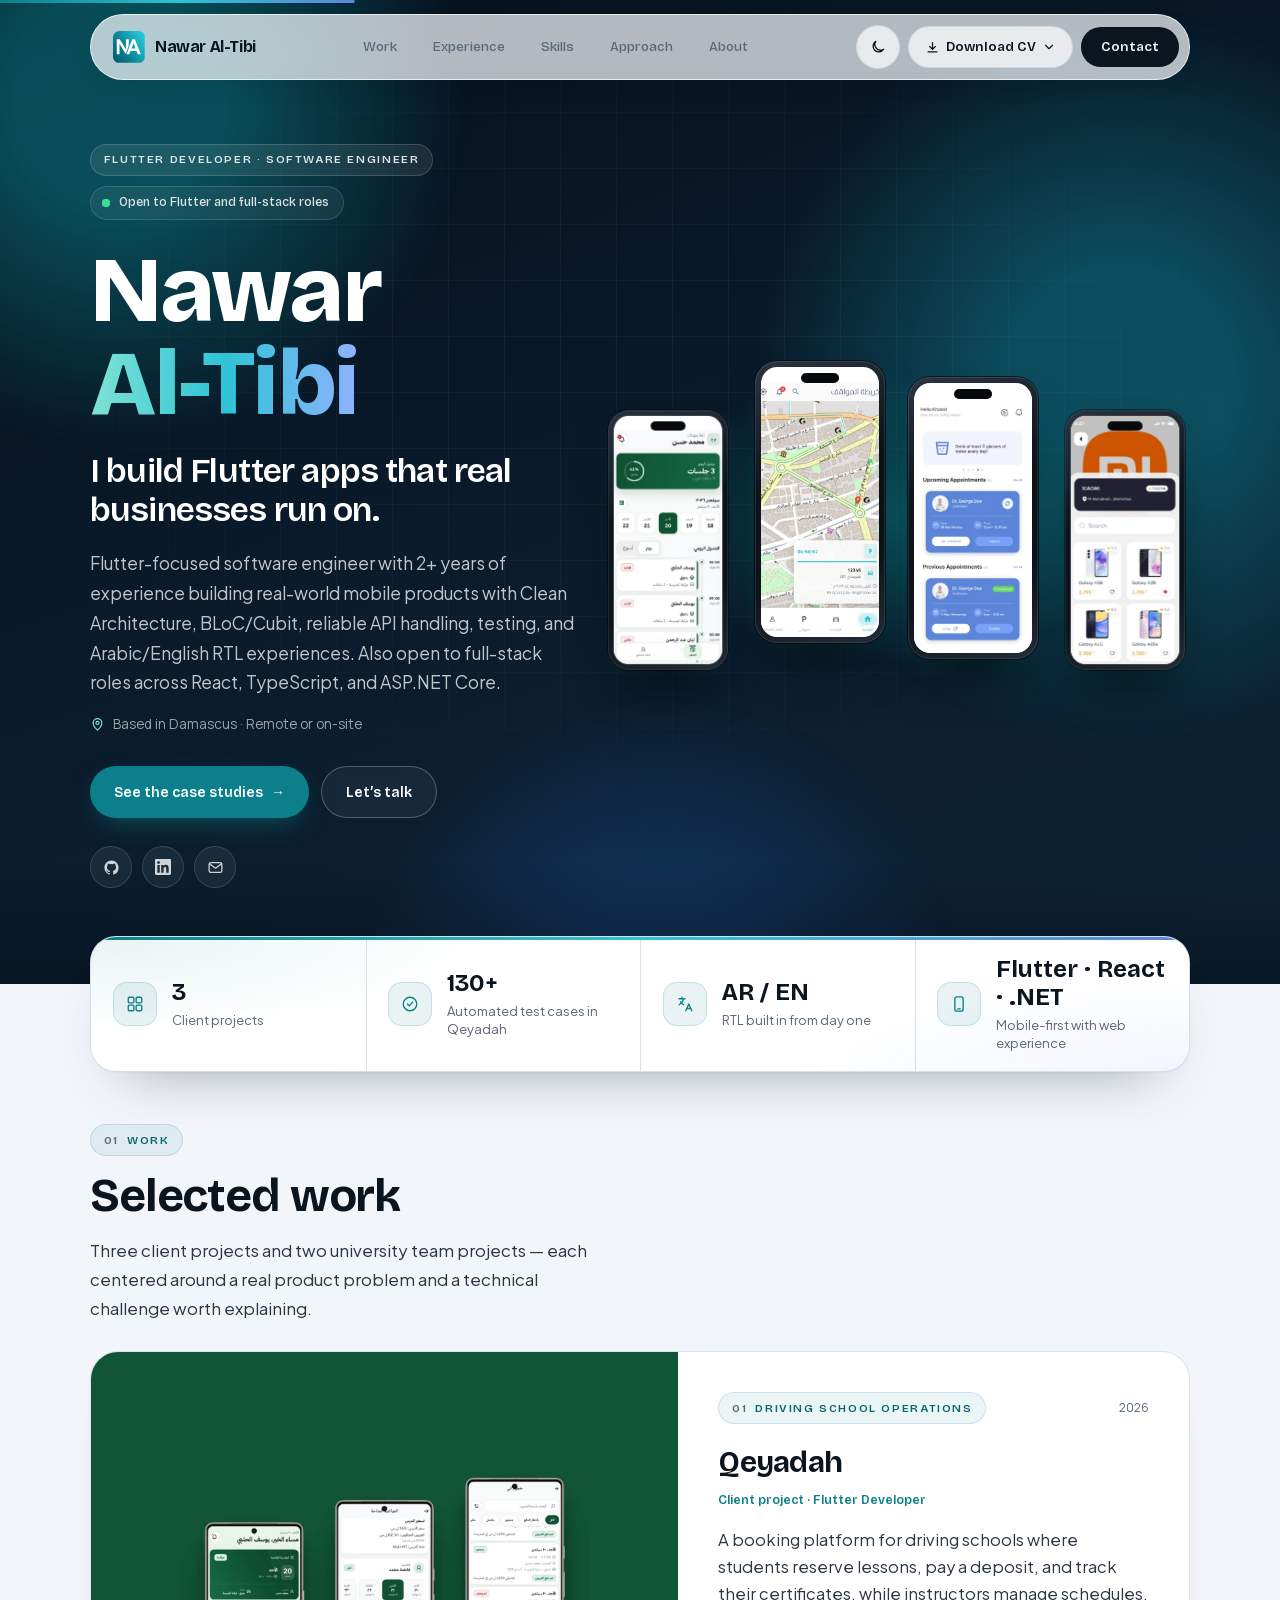
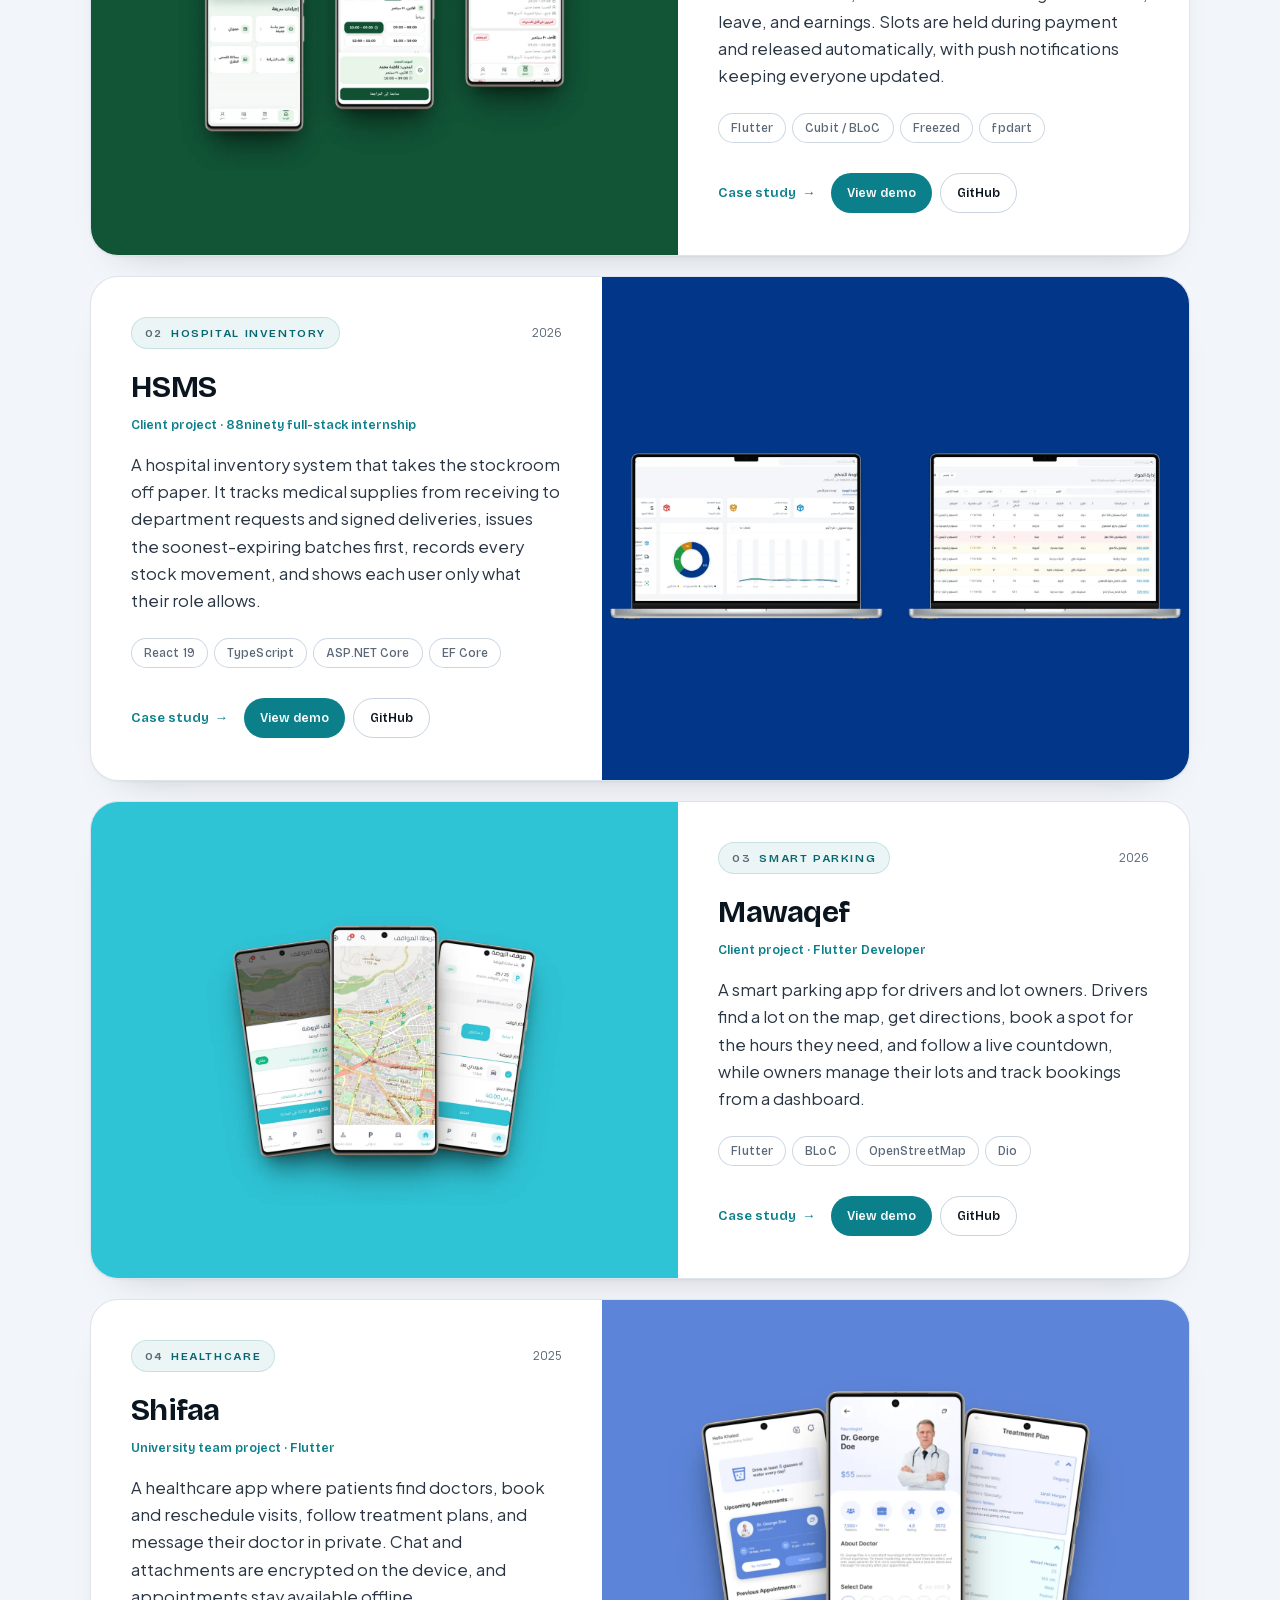
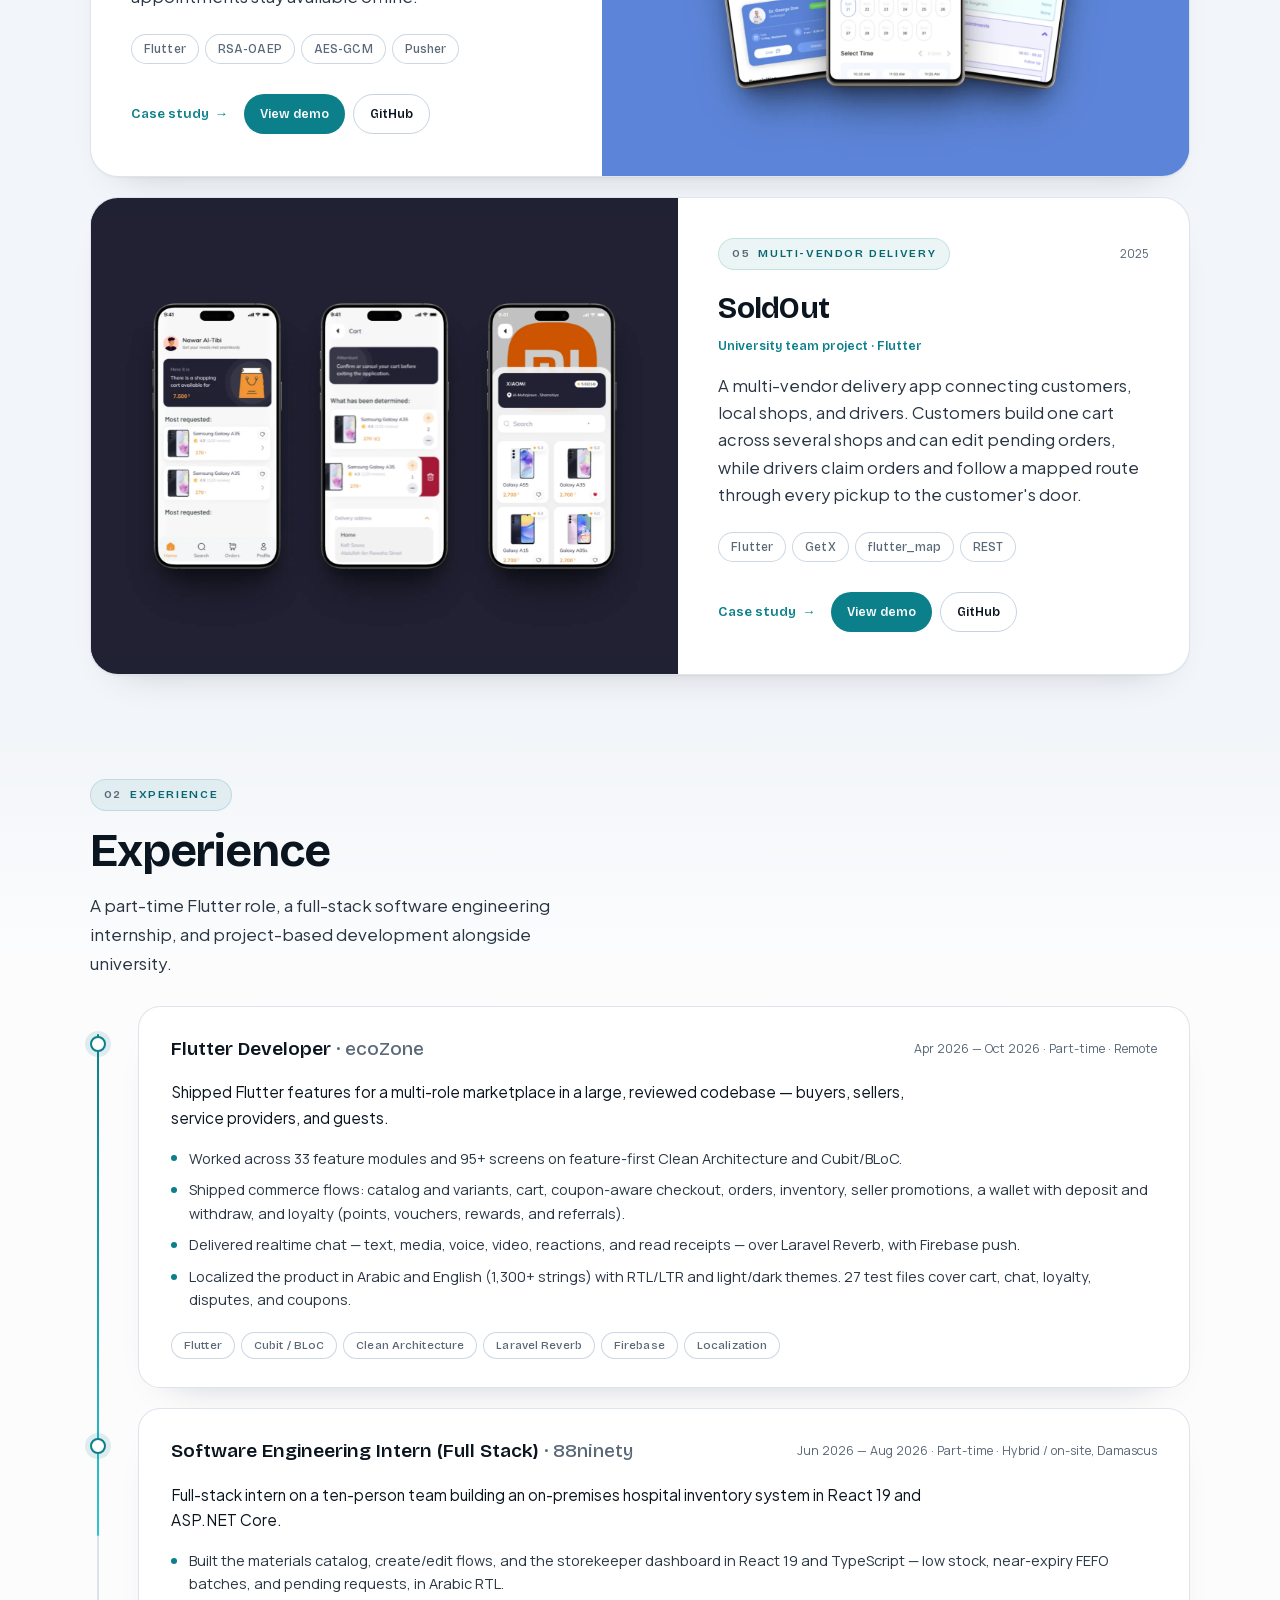
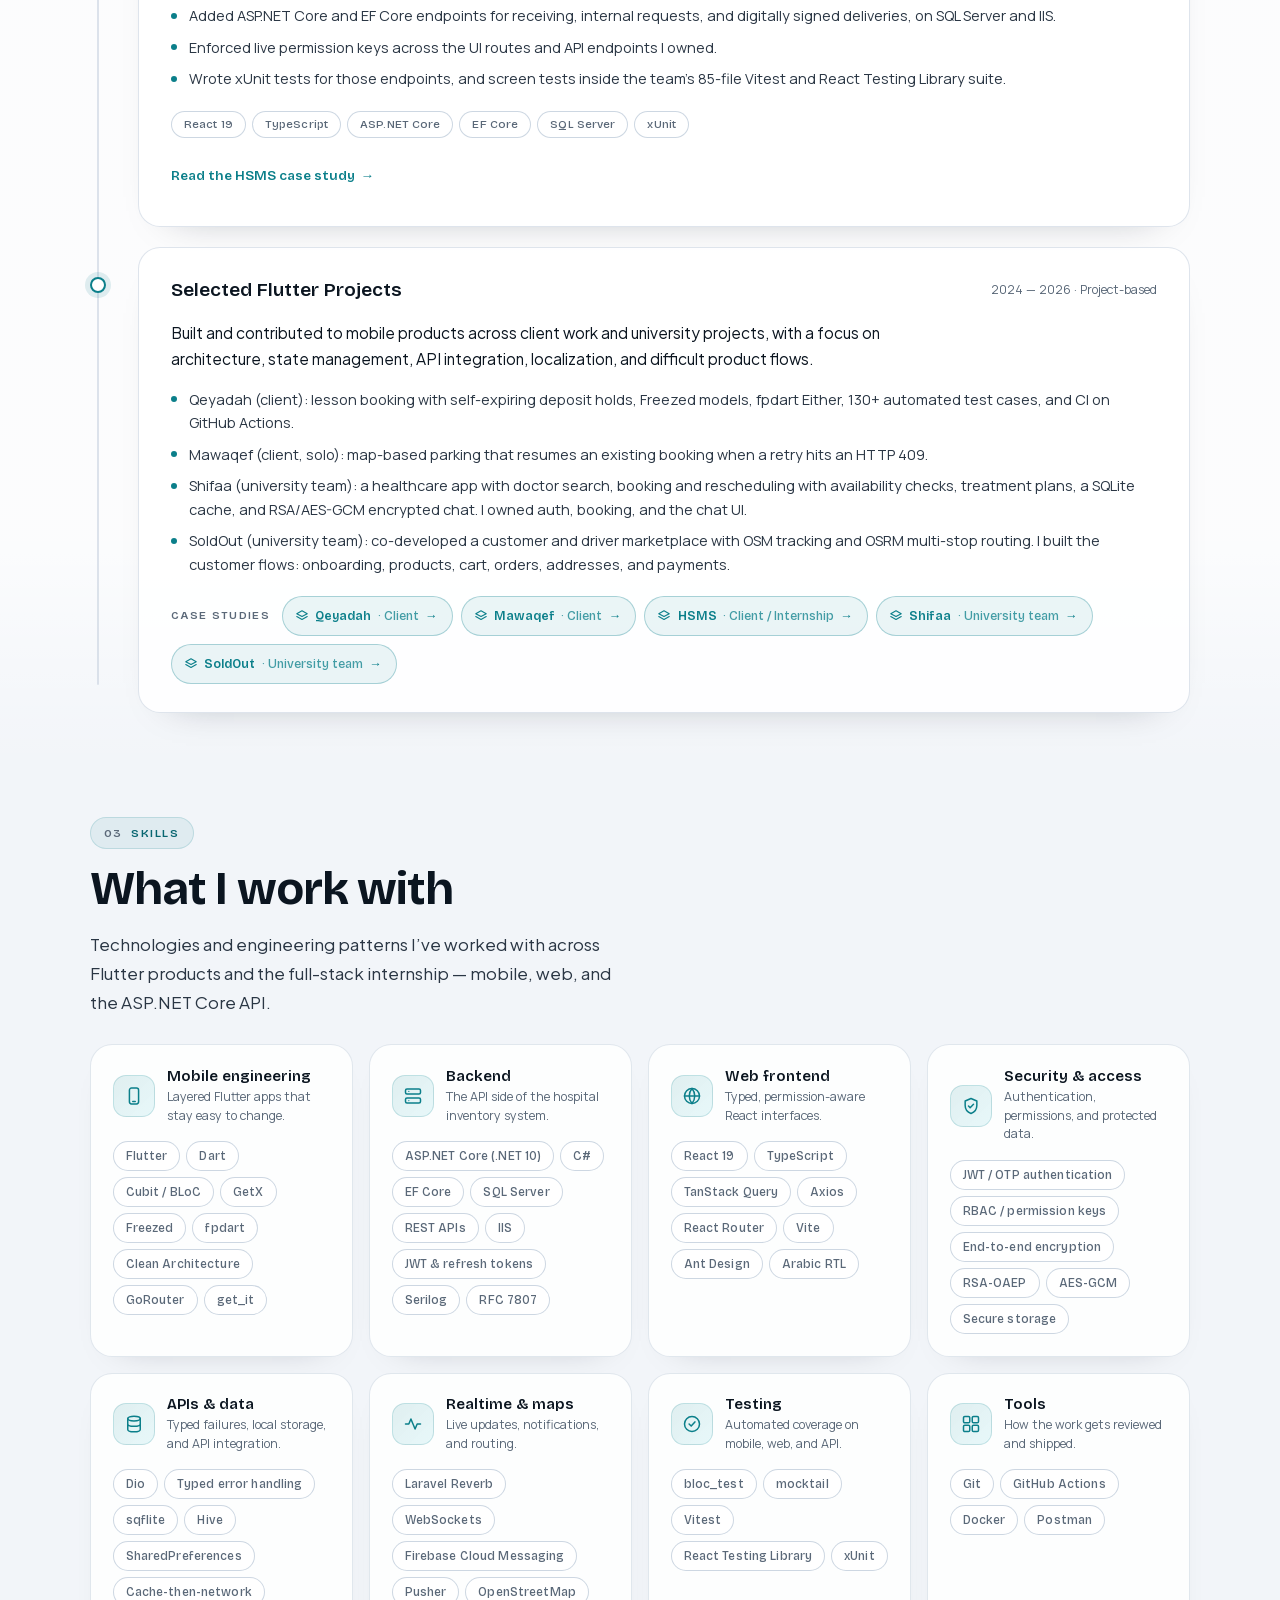
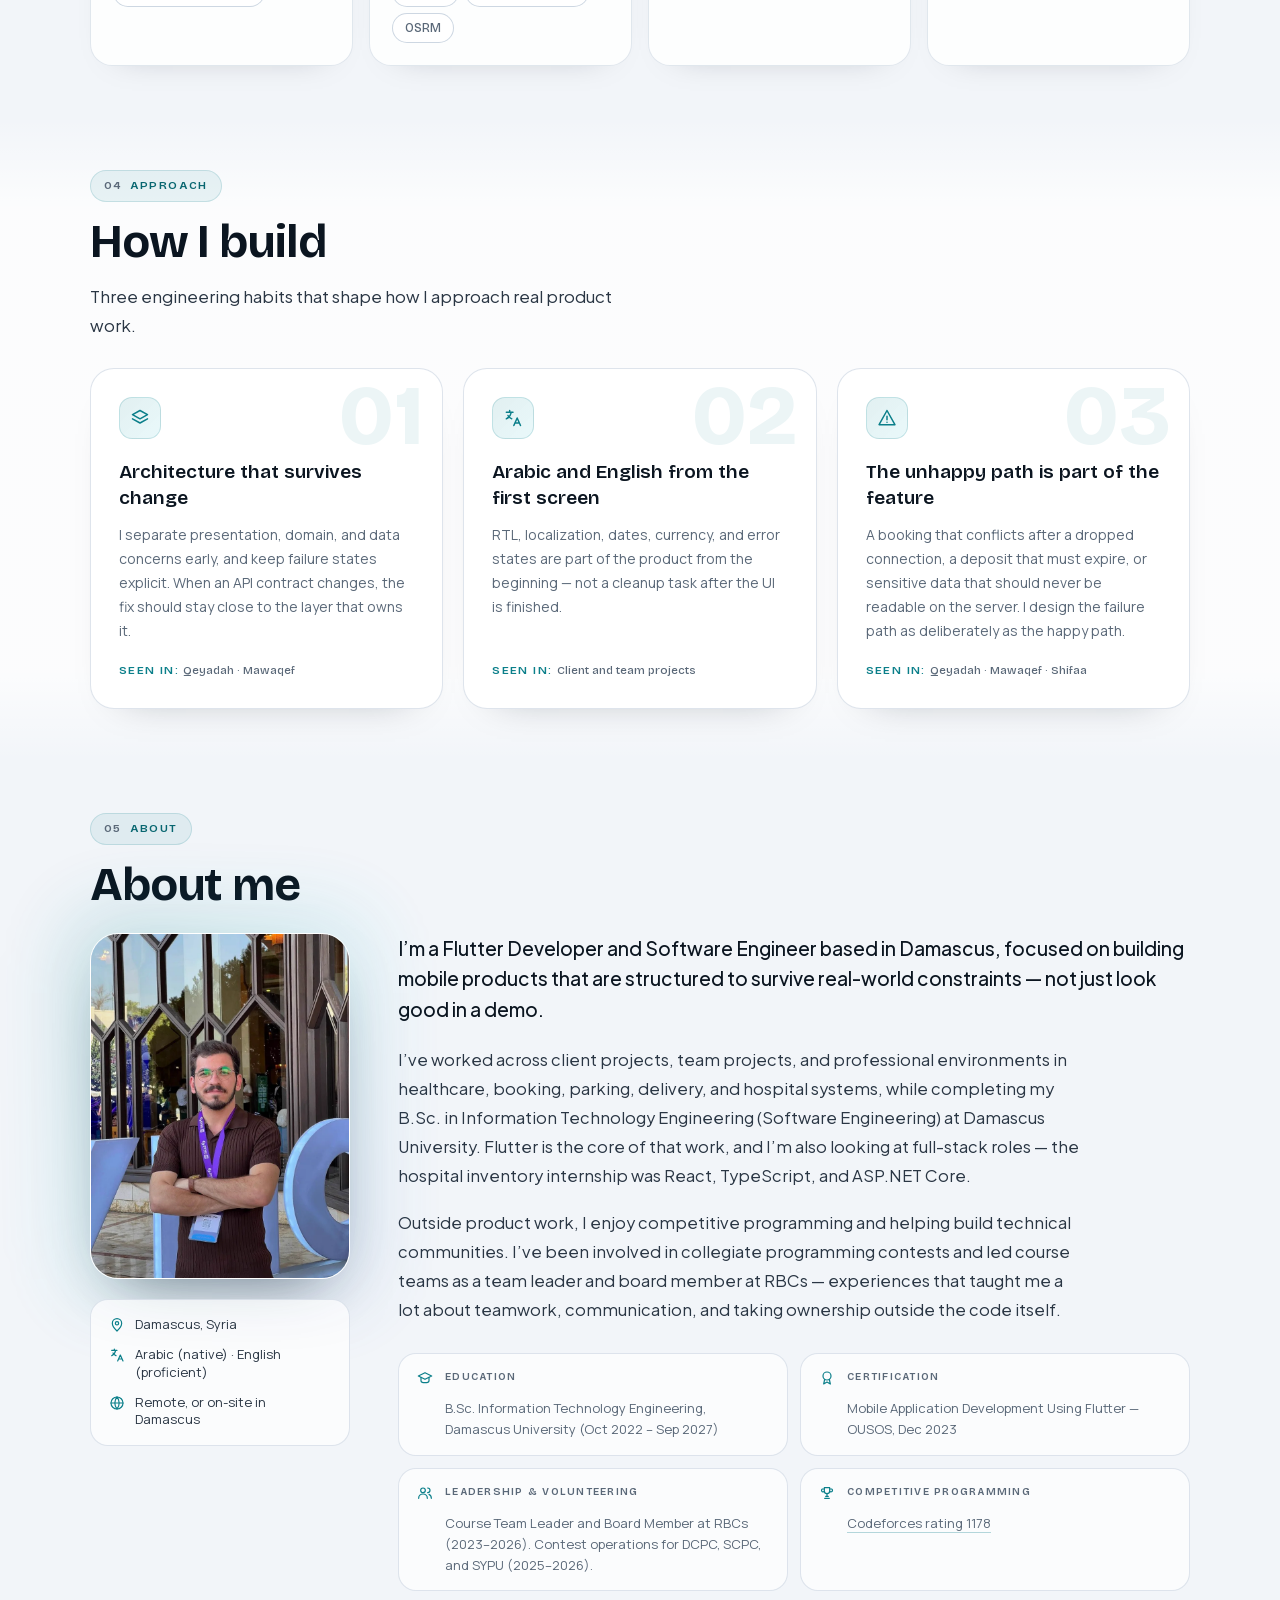
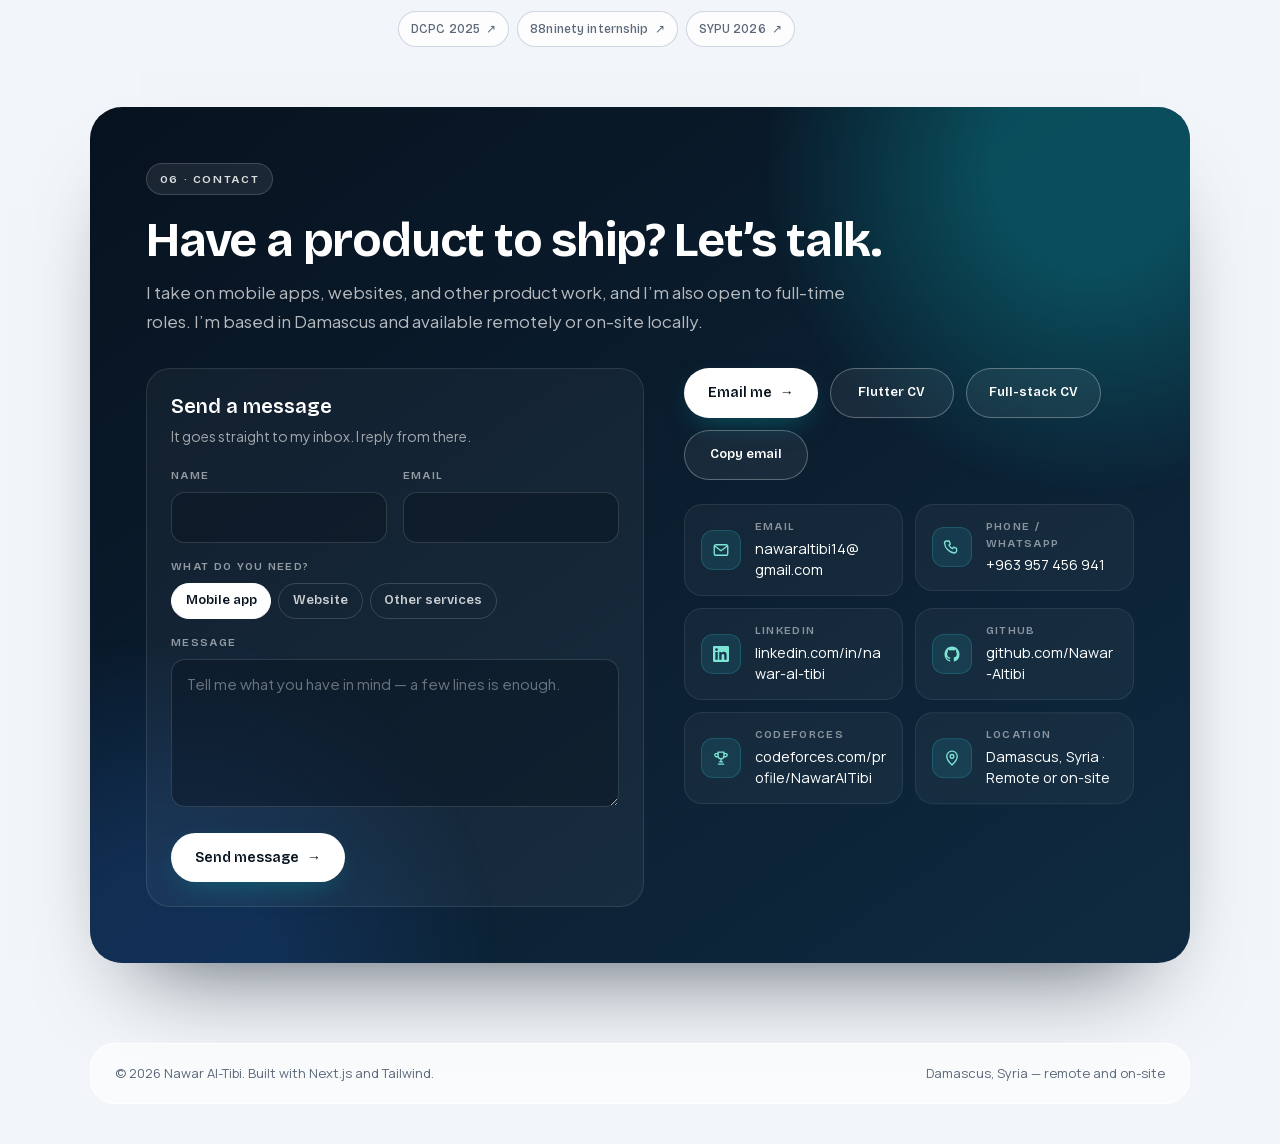
<file: index.html>
<!DOCTYPE html><html lang="en" class="__variable_b51245 __variable_1a5708 __variable_d2dc74"><head><meta charSet="utf-8"/><meta name="viewport" content="width=device-width, initial-scale=1"/><link rel="preload" as="image" href="/logo.png"/><link rel="preload" as="image" href="/images/hero/qeyadah.webp" fetchPriority="high"/><link rel="preload" as="image" href="/images/hero/mawaqef.webp" fetchPriority="high"/><link rel="preload" as="image" href="/images/hero/shifaa.webp" fetchPriority="high"/><link rel="preload" as="image" href="/images/hero/soldout.webp" fetchPriority="high"/><link rel="stylesheet" href="/_next/static/css/3d67ac85a1ac78b3.css" data-precedence="next"/><link rel="preload" as="script" fetchPriority="low" href="/_next/static/chunks/webpack-ec3eb4295bfee28e.js"/><script src="/_next/static/chunks/fd9d1056-00bb33a35b5f8051.js" async=""></script><script src="/_next/static/chunks/23-bde6ee79b5543bf7.js" async=""></script><script src="/_next/static/chunks/main-app-78b314929792a4a2.js" async=""></script><script src="/_next/static/chunks/960-a6cde1030df9e60b.js" async=""></script><script src="/_next/static/chunks/976-f24f9240e311bf34.js" async=""></script><script src="/_next/static/chunks/746-47ed7684164e1b56.js" async=""></script><script src="/_next/static/chunks/app/page-9d2b2fb8838a1ad9.js" async=""></script><script src="/_next/static/chunks/734-d151cb2065d351ca.js" async=""></script><script src="/_next/static/chunks/app/layout-d5305fadc4de2d6d.js" async=""></script><meta name="theme-color" media="(prefers-color-scheme: light)" content="#f3f6fa"/><meta name="theme-color" media="(prefers-color-scheme: dark)" content="#080f17"/><title>Nawar Al-Tibi | Flutter Developer</title><meta name="description" content="Flutter Developer in Damascus with 2+ years of experience building mobile products with Clean Architecture, BLoC/Cubit, testing, and Arabic/English RTL. Open to Flutter and full-stack roles."/><meta name="author" content="Nawar Al-Tibi"/><meta name="keywords" content="Flutter developer,Flutter developer Damascus,mobile app developer Syria,Clean Architecture Flutter,BLoC Cubit,Arabic RTL Flutter,React TypeScript,ASP.NET Core,full-stack developer"/><link rel="canonical" href="https://nawar-altibi.github.io"/><meta property="og:title" content="Nawar Al-Tibi | Flutter Developer"/><meta property="og:description" content="Flutter Developer in Damascus with 2+ years of experience building mobile products with Clean Architecture, BLoC/Cubit, testing, and Arabic/English RTL. Open to Flutter and full-stack roles."/><meta property="og:url" content="https://nawar-altibi.github.io"/><meta property="og:site_name" content="Nawar Al-Tibi"/><meta property="og:locale" content="en_US"/><meta property="og:image" content="https://nawar-altibi.github.io/og-image.png"/><meta property="og:image:type" content="image/png"/><meta property="og:image:width" content="1200"/><meta property="og:image:height" content="630"/><meta property="og:image:alt" content="Nawar Al-Tibi — Flutter Developer · Software Engineer"/><meta property="og:type" content="website"/><meta name="twitter:card" content="summary_large_image"/><meta name="twitter:title" content="Nawar Al-Tibi | Flutter Developer"/><meta name="twitter:description" content="Flutter Developer in Damascus with 2+ years of experience building mobile products with Clean Architecture, BLoC/Cubit, testing, and Arabic/English RTL. Open to Flutter and full-stack roles."/><meta name="twitter:image" content="https://nawar-altibi.github.io/og-image.png"/><link rel="icon" href="/favicon.ico" type="image/x-icon" sizes="16x16"/><link rel="icon" href="/icon.png?6d48b8c2577dffcd" type="image/png" sizes="512x512"/><link rel="apple-touch-icon" href="/apple-icon.png?3b875631c731bb97" type="image/png" sizes="180x180"/><script>(function(){try{var t=localStorage.getItem("theme");if(!t){t=window.matchMedia("(prefers-color-scheme: dark)").matches?"dark":"light"}if(t==="dark"){document.documentElement.classList.add("dark")}}catch(e){}})();</script><script type="application/ld+json">{"@context":"https://schema.org","@type":"Person","name":"Nawar Al-Tibi","jobTitle":"Flutter Developer","url":"https://nawar-altibi.github.io","email":"mailto:nawaraltibi14@gmail.com","address":{"@type":"PostalAddress","addressLocality":"Damascus","addressCountry":"SY"},"alumniOf":{"@type":"CollegeOrUniversity","name":"Damascus University"},"sameAs":["https://github.com/Nawar-Altibi","https://www.linkedin.com/in/nawar-al-tibi/","https://codeforces.com/profile/NawarAlTibi"]}</script><script src="/_next/static/chunks/polyfills-78c92fac7aa8fdd8.js" noModule=""></script></head><body class="font-body"><a href="#main" class="skip-link">Skip to content</a><div class="scroll-progress" aria-hidden="true" style="transform:scaleX(0)"></div><header class="site-nav"><div class="nav-pill flex items-center justify-between " style="opacity:0;transform:translateY(-24px)"><a aria-label="Nawar Al-Tibi, home" class="font-display font-bold text-[16px] tracking-tight text-fg flex items-center gap-2.5" href="/"><img src="/logo.png" alt="" width="32" height="32" class="w-8 h-8" aria-hidden="true"/><span class="hidden sm:inline">Nawar Al-Tibi</span></a><nav aria-label="Primary" class="hidden lg:flex items-center gap-1 font-display text-[13.5px] font-medium"><a class="relative rounded-full px-4 py-2 transition-colors duration-300 text-fgDim hover:text-fg" href="/#work"><span class="relative">Work</span></a><a class="relative rounded-full px-4 py-2 transition-colors duration-300 text-fgDim hover:text-fg" href="/#experience"><span class="relative">Experience</span></a><a class="relative rounded-full px-4 py-2 transition-colors duration-300 text-fgDim hover:text-fg" href="/#skills"><span class="relative">Skills</span></a><a class="relative rounded-full px-4 py-2 transition-colors duration-300 text-fgDim hover:text-fg" href="/#approach"><span class="relative">Approach</span></a><a class="relative rounded-full px-4 py-2 transition-colors duration-300 text-fgDim hover:text-fg" href="/#about"><span class="relative">About</span></a></nav><div class="flex items-center gap-2"><button type="button" class="theme-toggle " aria-label="Switch to dark mode" title="Switch to dark mode"><svg width="17" height="17" viewBox="0 0 24 24" fill="none" aria-hidden="true" class="theme-icon-sun"><circle cx="12" cy="12" r="4" stroke="currentColor" stroke-width="2"></circle><path d="M12 2v2m0 16v2M4.93 4.93l1.41 1.41m11.32 11.32l1.41 1.41M2 12h2m16 0h2M4.93 19.07l1.41-1.41m11.32-11.32l1.41-1.41" stroke="currentColor" stroke-width="2" stroke-linecap="round"></path></svg><svg width="16" height="16" viewBox="0 0 24 24" fill="none" aria-hidden="true" class="theme-icon-moon"><path d="M20.35 15.35A8.5 8.5 0 018.65 3.65 8.5 8.5 0 1020.35 15.35z" stroke="currentColor" stroke-width="2" stroke-linejoin="round"></path></svg></button><div class="relative hidden sm:block"><button type="button" class="inline-flex items-center gap-1.5 font-display text-[13.5px] font-semibold text-fg border border-edge/80 bg-plane1/70 rounded-full px-4 py-2.5 transition-all duration-300 hover:border-brass hover:text-brass" aria-expanded="false" aria-haspopup="menu" aria-controls="cv-menu"><svg width="15" height="15" viewBox="0 0 24 24" fill="none" aria-hidden="true"><path d="M12 4v11m0 0l-4.5-4.5M12 15l4.5-4.5M5 19h14" stroke="currentColor" stroke-width="2" stroke-linecap="round" stroke-linejoin="round"></path></svg>Download CV<svg width="14" height="14" viewBox="0 0 24 24" fill="none" aria-hidden="true" class="transition-transform duration-200 "><path d="M6 9l6 6 6-6" stroke="currentColor" stroke-width="2" stroke-linecap="round" stroke-linejoin="round"></path></svg></button></div><a class="hidden min-[400px]:inline-flex font-display text-[13.5px] font-semibold text-paper bg-fg rounded-full px-5 py-2.5 transition-all duration-300 hover:bg-brass hover:-translate-y-0.5" href="/#contact">Contact</a><button type="button" class="lg:hidden grid place-items-center w-11 h-11 rounded-full border border-edge/70 bg-plane1/70 text-fg" aria-label="Open menu" aria-expanded="false" aria-controls="mobile-nav"><svg width="18" height="18" viewBox="0 0 24 24" fill="none" aria-hidden="true"><path stroke="currentColor" stroke-width="2" stroke-linecap="round" d="M4 8H20"></path><path stroke="currentColor" stroke-width="2" stroke-linecap="round" d="M4 16H20"></path></svg></button></div></div></header><main id="main" tabindex="-1"><section class="hero-stage" aria-labelledby="hero-name"><div class="hero-aurora" aria-hidden="true"><span class="blob-a"></span><span class="blob-b"></span><span class="blob-c"></span></div><div class="hero-grid" aria-hidden="true"></div><div class="hero-fade" aria-hidden="true"></div><div class="wrap relative z-10 grid lg:grid-cols-[1fr_1.2fr] gap-10 lg:gap-6 items-center pt-32 pb-20 sm:pt-36 md:pb-24 w-full"><div><div style="opacity:0;transform:translateY(12px)"><div class="flex flex-wrap items-center gap-2.5"><span class="eyebrow eyebrow-light !text-[10.5px] !tracking-[0.1em] sm:!text-[11.5px] sm:!tracking-[0.14em]">Flutter Developer · Software Engineer</span><span class="status-pill"><span class="status-dot" aria-hidden="true"></span>Open to Flutter and full-stack roles</span></div></div><div style="opacity:0;transform:translateY(24px)"><h1 id="hero-name" class="font-display font-extrabold text-[clamp(44px,8.5vw,92px)] leading-[1.02] tracking-tight text-white mt-6">Nawar<!-- --> <span class="bg-gradient-to-r from-[#7fe3d6] via-[#2ec3d5] to-[#8fb2ff] bg-clip-text text-transparent whitespace-nowrap">Al-Tibi</span></h1></div><div style="opacity:0;transform:translateY(24px)"><p class="font-display font-semibold text-[clamp(22px,3.2vw,34px)] leading-[1.15] tracking-tight text-white mt-5 max-w-[20ch]">I build Flutter apps that real businesses run on.</p></div><div style="opacity:0;transform:translateY(24px)"><p class="font-text text-[16.5px] sm:text-[17.5px] leading-[1.7] text-white/75 max-w-[48ch] mt-5">Flutter-focused software engineer with 2+ years of experience building real-world mobile products with Clean Architecture, BLoC/Cubit, reliable API handling, testing, and Arabic/English RTL experiences. Also open to full-stack roles across React, TypeScript, and ASP.NET Core.</p><p class="flex items-center gap-2 font-body text-[13.5px] text-white/60 mt-4"><svg width="15" height="15" viewBox="0 0 24 24" fill="none" stroke="currentColor" stroke-width="1.8" stroke-linecap="round" stroke-linejoin="round" aria-hidden="true" class="text-[#7fe3d6]"><path d="M12 21s7-6.2 7-11.5A7 7 0 0 0 5 9.5C5 14.8 12 21 12 21Z"></path><circle cx="12" cy="9.5" r="2.5"></circle></svg>Based in Damascus · Remote or on-site</p></div><div style="opacity:0;transform:translateY(24px)"><div class="flex flex-wrap gap-3 mt-8"><a href="#work" class="btn-primary">See the case studies<!-- --> <span class="btn-arrow" aria-hidden="true">→</span></a><a href="#contact" class="btn-ghost !border-white/25 !text-white !bg-white/5 backdrop-blur hover:!border-white/70 hover:!bg-white/10">Let’s talk</a></div></div><div style="opacity:0;transform:translateY(24px)"><div class="flex items-center gap-2.5 mt-7"><a href="https://github.com/Nawar-Altibi" aria-label="GitHub" title="GitHub" class="social-link" target="_blank" rel="noreferrer"><svg width="17" height="17" viewBox="0 0 24 24" fill="currentColor" stroke="none" stroke-width="1.8" stroke-linecap="round" stroke-linejoin="round" aria-hidden="true" class=""><path d="M12 2C6.48 2 2 6.58 2 12.23c0 4.52 2.87 8.35 6.84 9.7.5.1.68-.22.68-.49 0-.24-.01-.87-.01-1.71-2.78.62-3.37-1.37-3.37-1.37-.46-1.18-1.11-1.5-1.11-1.5-.91-.64.07-.62.07-.62 1 .07 1.53 1.06 1.53 1.06.89 1.57 2.34 1.12 2.91.85.09-.66.35-1.12.63-1.37-2.22-.26-4.56-1.14-4.56-5.07 0-1.12.39-2.04 1.03-2.76-.1-.26-.45-1.3.1-2.7 0 0 .84-.28 2.75 1.05a9.3 9.3 0 0 1 5 0c1.91-1.33 2.75-1.05 2.75-1.05.55 1.4.2 2.44.1 2.7.64.72 1.03 1.64 1.03 2.76 0 3.94-2.34 4.81-4.57 5.06.36.32.68.94.68 1.9 0 1.37-.01 2.47-.01 2.81 0 .27.18.6.69.49A10.1 10.1 0 0 0 22 12.23C22 6.58 17.52 2 12 2Z"></path></svg></a><a href="https://www.linkedin.com/in/nawar-al-tibi/" aria-label="LinkedIn" title="LinkedIn" class="social-link" target="_blank" rel="noreferrer"><svg width="16" height="16" viewBox="0 0 24 24" fill="currentColor" stroke="none" stroke-width="1.8" stroke-linecap="round" stroke-linejoin="round" aria-hidden="true" class=""><path d="M20.45 20.45h-3.56v-5.57c0-1.33-.02-3.04-1.85-3.04-1.85 0-2.14 1.45-2.14 2.94v5.67H9.34V9h3.42v1.56h.05c.48-.9 1.64-1.85 3.37-1.85 3.6 0 4.27 2.37 4.27 5.46v6.28ZM5.34 7.43a2.06 2.06 0 1 1 0-4.13 2.06 2.06 0 0 1 0 4.13ZM7.12 20.45H3.56V9h3.56v11.45ZM22.22 0H1.77C.79 0 0 .77 0 1.73v20.54C0 23.23.79 24 1.77 24h20.45c.98 0 1.78-.77 1.78-1.73V1.73C24 .77 23.2 0 22.22 0Z"></path></svg></a><a href="mailto:nawaraltibi14@gmail.com" aria-label="Email" title="Email" class="social-link"><svg width="17" height="17" viewBox="0 0 24 24" fill="none" stroke="currentColor" stroke-width="1.8" stroke-linecap="round" stroke-linejoin="round" aria-hidden="true" class=""><rect x="3" y="5" width="18" height="14" rx="2.5"></rect><path d="m4 7 8 6 8-6"></path></svg></a></div></div></div><div class="hero-card-wrap" style="opacity:0;transform:translateY(40px)"><div class="hero-card-glow" aria-hidden="true"></div><a class="hero-phones-stage" aria-label="Selected work" tabindex="-1" href="#work"><div class="hero-phones" style="transform:none"><div class="hero-phone"><div class="hero-phone-parallax" style="opacity:0;transform:scale(0.88)"><div class="hero-phone-float"><div class="phone-frame"><div class="phone-screen with-status-bar"><span class="phone-island" aria-hidden="true"></span><img src="/images/hero/qeyadah.webp" alt="Qeyadah instructor schedule" width="400" height="818" fetchPriority="high" decoding="async" draggable="false"/></div></div></div></div></div><div class="hero-phone"><div class="hero-phone-parallax" style="opacity:0;transform:scale(0.88)"><div class="hero-phone-float"><div class="phone-frame"><div class="phone-screen with-status-bar"><span class="phone-island" aria-hidden="true"></span><img src="/images/hero/mawaqef.webp" alt="Mawaqef parking map with a live booking timer" width="400" height="784" fetchPriority="high" decoding="async" draggable="false"/></div></div></div></div></div><div class="hero-phone"><div class="hero-phone-parallax" style="opacity:0;transform:scale(0.88)"><div class="hero-phone-float"><div class="phone-frame"><div class="phone-screen with-status-bar"><span class="phone-island" aria-hidden="true"></span><img src="/images/hero/shifaa.webp" alt="Shifaa patient home with upcoming appointments" width="258" height="780" fetchPriority="high" decoding="async" draggable="false"/></div></div></div></div></div><div class="hero-phone"><div class="hero-phone-parallax" style="opacity:0;transform:scale(0.88)"><div class="hero-phone-float"><div class="phone-frame"><div class="phone-screen "><span class="phone-island" aria-hidden="true"></span><img src="/images/hero/soldout.webp" alt="SoldOut market page with products" width="213" height="474" fetchPriority="high" decoding="async" draggable="false"/></div></div></div></div></div></div></a></div></div></section><section class="wrap relative z-10 -mt-10 sm:-mt-12" aria-label="Highlights"><div class="stats-card grid grid-cols-2 lg:grid-cols-4"><div class="stat" style="opacity:0;transform:translateY(20px)"><span class="stat-icon" aria-hidden="true"><svg width="18" height="18" viewBox="0 0 24 24" fill="none" stroke="currentColor" stroke-width="1.8" stroke-linecap="round" stroke-linejoin="round" aria-hidden="true" class=""><rect x="3" y="3" width="7.5" height="7.5" rx="1.5"></rect><rect x="13.5" y="3" width="7.5" height="7.5" rx="1.5"></rect><rect x="3" y="13.5" width="7.5" height="7.5" rx="1.5"></rect><rect x="13.5" y="13.5" width="7.5" height="7.5" rx="1.5"></rect></svg></span><div class="min-w-0"><p class="stat-value"><span>0</span></p><p class="stat-label">Client projects</p></div></div><div class="stat" style="opacity:0;transform:translateY(20px)"><span class="stat-icon" aria-hidden="true"><svg width="18" height="18" viewBox="0 0 24 24" fill="none" stroke="currentColor" stroke-width="1.8" stroke-linecap="round" stroke-linejoin="round" aria-hidden="true" class=""><circle cx="12" cy="12" r="9"></circle><path d="m8.5 12 2.5 2.5 4.5-5"></path></svg></span><div class="min-w-0"><p class="stat-value"><span>0</span>+</p><p class="stat-label">Automated test cases in Qeyadah</p></div></div><div class="stat" style="opacity:0;transform:translateY(20px)"><span class="stat-icon" aria-hidden="true"><svg width="18" height="18" viewBox="0 0 24 24" fill="none" stroke="currentColor" stroke-width="1.8" stroke-linecap="round" stroke-linejoin="round" aria-hidden="true" class=""><path d="M4 5h8M8 3v2M10 5c-.6 3.6-2.8 6.4-6 8M6 9c1 1.8 2.6 3.2 4.5 4"></path><path d="m13 21 4-9 4 9M14.5 18h5"></path></svg></span><div class="min-w-0"><p class="stat-value">AR / EN</p><p class="stat-label">RTL built in from day one</p></div></div><div class="stat" style="opacity:0;transform:translateY(20px)"><span class="stat-icon" aria-hidden="true"><svg width="18" height="18" viewBox="0 0 24 24" fill="none" stroke="currentColor" stroke-width="1.8" stroke-linecap="round" stroke-linejoin="round" aria-hidden="true" class=""><rect x="6.5" y="2.5" width="11" height="19" rx="2.5"></rect><path d="M10.5 18.5h3"></path></svg></span><div class="min-w-0"><p class="stat-value">Flutter · React · .NET</p><p class="stat-label">Mobile-first with web experience</p></div></div></div></section><section id="work" class="wrap section"><div class="mb-7 max-w-[58ch]" style="opacity:0;transform:translateY(24px)"><span class="eyebrow"><span class="text-fgDim">01</span>Work</span><h2 class="font-display font-bold text-[clamp(30px,4.4vw,46px)] tracking-tight text-fg mt-4 leading-[1.05]">Selected work</h2><p class="font-text text-[17px] leading-[1.7] text-fgFaint mt-4">Three client projects and two university team projects — each centered around a real product problem and a technical challenge worth explaining.</p></div><div class="space-y-5"><div style="opacity:0;transform:translateY(40px)"><article class="project-band group/card "><a class="project-band-media" style="background-color:#115436" aria-label="Qeyadah case study" tabindex="-1" href="/work/qeyadah"><img src="/images/mocks/qeyadah-hero.webp" alt="Qeyadah app screens" loading="lazy" decoding="async"/></a><div class="p-7 sm:p-10 flex flex-col justify-center"><div class="flex items-center justify-between gap-3 mb-4"><span class="eyebrow"><span class="text-fgDim">01</span>Driving school operations</span><span class="font-body text-[12px] text-fgDim">2026</span></div><a class="group" href="/work/qeyadah"><h3 class="font-display font-bold text-[30px] tracking-tight text-fg group-hover:text-brass transition-colors duration-300">Qeyadah</h3><p class="font-display text-[12.5px] font-semibold text-brass mt-1.5">Client project · Flutter Developer</p><p class="font-text text-[16.5px] leading-[1.65] text-fgFaint mt-4 max-w-[42ch]">A booking platform for driving schools where students reserve lessons, pay a deposit, and track their certificates, while instructors manage schedules, leave, and earnings. Slots are held during payment and released automatically, with push notifications keeping everyone updated.</p></a><div class="flex flex-wrap gap-1.5 mt-6"><span class="chip">Flutter</span><span class="chip">Cubit / BLoC</span><span class="chip">Freezed</span><span class="chip">fpdart</span></div><div class="mt-7 flex flex-wrap items-center gap-4"><a class="arrow-link min-h-[44px]" href="/work/qeyadah">Case study <span aria-hidden="true">→</span></a><div class="flex flex-wrap gap-2"><a href="https://drive.google.com/drive/folders/1tnw-dmNj86ASDUnXP6s0VGAtSV2TkeCL" target="_blank" rel="noreferrer" class="inline-flex items-center min-h-[40px] font-display text-[12.5px] font-semibold rounded-full px-4 py-2 transition-all duration-300 hover:-translate-y-0.5 bg-brass text-onBrass hover:bg-brassDim hover:shadow-[0_10px_24px_-12px_rgba(11,127,138,0.8)]" aria-label="View Qeyadah demo walkthrough (opens in a new tab)">View demo</a><a href="https://github.com/Nawar-Altibi/Qeyadah-Driving-School-Application" target="_blank" rel="noreferrer" class="inline-flex items-center min-h-[40px] font-display text-[12.5px] font-semibold rounded-full px-4 py-2 transition-all duration-300 hover:-translate-y-0.5 border border-edge text-fg bg-plane1/70 hover:border-brass hover:text-brass" aria-label="Qeyadah on GitHub (opens in a new tab)">GitHub</a></div></div></div></article></div><div style="opacity:0;transform:translateY(40px)"><article class="project-band group/card reverse"><a class="project-band-media" style="background-color:#013688" aria-label="HSMS case study" tabindex="-1" href="/work/hsms"><img src="/images/mocks/hsms-hero.webp" alt="HSMS app screens" loading="lazy" decoding="async"/></a><div class="p-7 sm:p-10 flex flex-col justify-center"><div class="flex items-center justify-between gap-3 mb-4"><span class="eyebrow"><span class="text-fgDim">02</span>Hospital inventory</span><span class="font-body text-[12px] text-fgDim">2026</span></div><a class="group" href="/work/hsms"><h3 class="font-display font-bold text-[30px] tracking-tight text-fg group-hover:text-brass transition-colors duration-300">HSMS</h3><p class="font-display text-[12.5px] font-semibold text-brass mt-1.5">Client project · 88ninety full-stack internship</p><p class="font-text text-[16.5px] leading-[1.65] text-fgFaint mt-4 max-w-[42ch]">A hospital inventory system that takes the stockroom off paper. It tracks medical supplies from receiving to department requests and signed deliveries, issues the soonest-expiring batches first, records every stock movement, and shows each user only what their role allows.</p></a><div class="flex flex-wrap gap-1.5 mt-6"><span class="chip">React 19</span><span class="chip">TypeScript</span><span class="chip">ASP.NET Core</span><span class="chip">EF Core</span></div><div class="mt-7 flex flex-wrap items-center gap-4"><a class="arrow-link min-h-[44px]" href="/work/hsms">Case study <span aria-hidden="true">→</span></a><div class="flex flex-wrap gap-2"><a href="https://drive.google.com/drive/folders/1Xagwfhb1Z1GppspbUyRhEe76Lpg1VwCE" target="_blank" rel="noreferrer" class="inline-flex items-center min-h-[40px] font-display text-[12.5px] font-semibold rounded-full px-4 py-2 transition-all duration-300 hover:-translate-y-0.5 bg-brass text-onBrass hover:bg-brassDim hover:shadow-[0_10px_24px_-12px_rgba(11,127,138,0.8)]" aria-label="View HSMS demo walkthrough (opens in a new tab)">View demo</a><a href="https://github.com/Nawar-Altibi/Hospital-Storage-Management" target="_blank" rel="noreferrer" class="inline-flex items-center min-h-[40px] font-display text-[12.5px] font-semibold rounded-full px-4 py-2 transition-all duration-300 hover:-translate-y-0.5 border border-edge text-fg bg-plane1/70 hover:border-brass hover:text-brass" aria-label="HSMS on GitHub (opens in a new tab)">GitHub</a></div></div></div></article></div><div style="opacity:0;transform:translateY(40px)"><article class="project-band group/card "><a class="project-band-media" style="background-color:#2EC3D5" aria-label="Mawaqef case study" tabindex="-1" href="/work/mawaqef"><img src="/images/mocks/mawaqef-hero.webp" alt="Mawaqef app screens" loading="lazy" decoding="async"/></a><div class="p-7 sm:p-10 flex flex-col justify-center"><div class="flex items-center justify-between gap-3 mb-4"><span class="eyebrow"><span class="text-fgDim">03</span>Smart parking</span><span class="font-body text-[12px] text-fgDim">2026</span></div><a class="group" href="/work/mawaqef"><h3 class="font-display font-bold text-[30px] tracking-tight text-fg group-hover:text-brass transition-colors duration-300">Mawaqef</h3><p class="font-display text-[12.5px] font-semibold text-brass mt-1.5">Client project · Flutter Developer</p><p class="font-text text-[16.5px] leading-[1.65] text-fgFaint mt-4 max-w-[42ch]">A smart parking app for drivers and lot owners. Drivers find a lot on the map, get directions, book a spot for the hours they need, and follow a live countdown, while owners manage their lots and track bookings from a dashboard.</p></a><div class="flex flex-wrap gap-1.5 mt-6"><span class="chip">Flutter</span><span class="chip">BLoC</span><span class="chip">OpenStreetMap</span><span class="chip">Dio</span></div><div class="mt-7 flex flex-wrap items-center gap-4"><a class="arrow-link min-h-[44px]" href="/work/mawaqef">Case study <span aria-hidden="true">→</span></a><div class="flex flex-wrap gap-2"><a href="https://drive.google.com/drive/folders/1Dh8FVGhq5LwQpEa1cxFhj-DUXJ6mgRhP" target="_blank" rel="noreferrer" class="inline-flex items-center min-h-[40px] font-display text-[12.5px] font-semibold rounded-full px-4 py-2 transition-all duration-300 hover:-translate-y-0.5 bg-brass text-onBrass hover:bg-brassDim hover:shadow-[0_10px_24px_-12px_rgba(11,127,138,0.8)]" aria-label="View Mawaqef demo walkthrough (opens in a new tab)">View demo</a><a href="https://github.com/Nawar-Altibi/Mawaqef" target="_blank" rel="noreferrer" class="inline-flex items-center min-h-[40px] font-display text-[12.5px] font-semibold rounded-full px-4 py-2 transition-all duration-300 hover:-translate-y-0.5 border border-edge text-fg bg-plane1/70 hover:border-brass hover:text-brass" aria-label="Mawaqef on GitHub (opens in a new tab)">GitHub</a></div></div></div></article></div><div style="opacity:0;transform:translateY(40px)"><article class="project-band group/card reverse"><a class="project-band-media" style="background-color:#5C85D9" aria-label="Shifaa case study" tabindex="-1" href="/work/shifaa"><img src="/images/mocks/shifaa-hero.webp" alt="Shifaa app screens" loading="lazy" decoding="async"/></a><div class="p-7 sm:p-10 flex flex-col justify-center"><div class="flex items-center justify-between gap-3 mb-4"><span class="eyebrow"><span class="text-fgDim">04</span>Healthcare</span><span class="font-body text-[12px] text-fgDim">2025</span></div><a class="group" href="/work/shifaa"><h3 class="font-display font-bold text-[30px] tracking-tight text-fg group-hover:text-brass transition-colors duration-300">Shifaa</h3><p class="font-display text-[12.5px] font-semibold text-brass mt-1.5">University team project · Flutter</p><p class="font-text text-[16.5px] leading-[1.65] text-fgFaint mt-4 max-w-[42ch]">A healthcare app where patients find doctors, book and reschedule visits, follow treatment plans, and message their doctor in private. Chat and attachments are encrypted on the device, and appointments stay available offline.</p></a><div class="flex flex-wrap gap-1.5 mt-6"><span class="chip">Flutter</span><span class="chip">RSA-OAEP</span><span class="chip">AES-GCM</span><span class="chip">Pusher</span></div><div class="mt-7 flex flex-wrap items-center gap-4"><a class="arrow-link min-h-[44px]" href="/work/shifaa">Case study <span aria-hidden="true">→</span></a><div class="flex flex-wrap gap-2"><a href="https://drive.google.com/drive/folders/1Gfv_WbQZsoUSJHVGArGnASADTvwyVOrY" target="_blank" rel="noreferrer" class="inline-flex items-center min-h-[40px] font-display text-[12.5px] font-semibold rounded-full px-4 py-2 transition-all duration-300 hover:-translate-y-0.5 bg-brass text-onBrass hover:bg-brassDim hover:shadow-[0_10px_24px_-12px_rgba(11,127,138,0.8)]" aria-label="View Shifaa demo walkthrough (opens in a new tab)">View demo</a><a href="https://github.com/Nawar-Altibi/Shifaa" target="_blank" rel="noreferrer" class="inline-flex items-center min-h-[40px] font-display text-[12.5px] font-semibold rounded-full px-4 py-2 transition-all duration-300 hover:-translate-y-0.5 border border-edge text-fg bg-plane1/70 hover:border-brass hover:text-brass" aria-label="Shifaa on GitHub (opens in a new tab)">GitHub</a></div></div></div></article></div><div style="opacity:0;transform:translateY(40px)"><article class="project-band group/card "><a class="project-band-media" style="background-color:#212134" aria-label="SoldOut case study" tabindex="-1" href="/work/soldout"><img src="/images/mocks/soldout-hero.webp" alt="SoldOut app screens" loading="lazy" decoding="async"/></a><div class="p-7 sm:p-10 flex flex-col justify-center"><div class="flex items-center justify-between gap-3 mb-4"><span class="eyebrow"><span class="text-fgDim">05</span>Multi-vendor delivery</span><span class="font-body text-[12px] text-fgDim">2025</span></div><a class="group" href="/work/soldout"><h3 class="font-display font-bold text-[30px] tracking-tight text-fg group-hover:text-brass transition-colors duration-300">SoldOut</h3><p class="font-display text-[12.5px] font-semibold text-brass mt-1.5">University team project · Flutter</p><p class="font-text text-[16.5px] leading-[1.65] text-fgFaint mt-4 max-w-[42ch]">A multi-vendor delivery app connecting customers, local shops, and drivers. Customers build one cart across several shops and can edit pending orders, while drivers claim orders and follow a mapped route through every pickup to the customer&#x27;s door.</p></a><div class="flex flex-wrap gap-1.5 mt-6"><span class="chip">Flutter</span><span class="chip">GetX</span><span class="chip">flutter_map</span><span class="chip">REST</span></div><div class="mt-7 flex flex-wrap items-center gap-4"><a class="arrow-link min-h-[44px]" href="/work/soldout">Case study <span aria-hidden="true">→</span></a><div class="flex flex-wrap gap-2"><a href="https://drive.google.com/drive/folders/1JVfOZWIWCjbeinHMCRQnBta3KeY-OB0z" target="_blank" rel="noreferrer" class="inline-flex items-center min-h-[40px] font-display text-[12.5px] font-semibold rounded-full px-4 py-2 transition-all duration-300 hover:-translate-y-0.5 bg-brass text-onBrass hover:bg-brassDim hover:shadow-[0_10px_24px_-12px_rgba(11,127,138,0.8)]" aria-label="View SoldOut demo walkthrough (opens in a new tab)">View demo</a><a href="https://github.com/Nawar-Altibi/SoldOut" target="_blank" rel="noreferrer" class="inline-flex items-center min-h-[40px] font-display text-[12.5px] font-semibold rounded-full px-4 py-2 transition-all duration-300 hover:-translate-y-0.5 border border-edge text-fg bg-plane1/70 hover:border-brass hover:text-brass" aria-label="SoldOut on GitHub (opens in a new tab)">GitHub</a></div></div></div></article></div></div></section><section id="experience" class="band-soft"><div class="wrap section"><div class="mb-7 max-w-[58ch]" style="opacity:0;transform:translateY(24px)"><span class="eyebrow"><span class="text-fgDim">02</span>Experience</span><h2 class="font-display font-bold text-[clamp(30px,4.4vw,46px)] tracking-tight text-fg mt-4 leading-[1.05]">Experience</h2><p class="font-text text-[17px] leading-[1.7] text-fgFaint mt-4">A part-time Flutter role, a full-stack software engineering internship, and project-based development alongside university.</p></div><div class="relative"><div class="timeline-rail hidden sm:block" aria-hidden="true"><div class="timeline-fill" style="transform:scaleY(0)"></div></div><div class="space-y-5"><article class="relative sm:pl-12" style="opacity:0;transform:translateY(30px)"><span class="role-dot hidden sm:block" aria-hidden="true"></span><div class="role-card"><div class="flex flex-col sm:flex-row sm:items-center sm:justify-between gap-2 mb-4"><h3 class="font-display font-semibold text-[19px] text-fg">Flutter Developer<!-- --> <span class="font-normal text-fgDim">· <!-- -->ecoZone</span></h3><p class="font-body text-[12.5px] text-fgDim flex items-center gap-2">Apr 2026 — Oct 2026 · Part-time · Remote</p></div><p class="font-text text-[15.5px] leading-[1.65] text-fg mb-4 max-w-[70ch]">Shipped Flutter features for a multi-role marketplace in a large, reviewed codebase — buyers, sellers, service providers, and guests.</p><ul class="space-y-2"><li class="font-body text-[14.5px] leading-relaxed text-fgFaint flex gap-3"><span class="mt-[0.6em] w-1.5 h-1.5 rounded-full bg-brass shrink-0" aria-hidden="true"></span><span>Worked across 33 feature modules and 95+ screens on feature-first Clean Architecture and Cubit/BLoC.</span></li><li class="font-body text-[14.5px] leading-relaxed text-fgFaint flex gap-3"><span class="mt-[0.6em] w-1.5 h-1.5 rounded-full bg-brass shrink-0" aria-hidden="true"></span><span>Shipped commerce flows: catalog and variants, cart, coupon-aware checkout, orders, inventory, seller promotions, a wallet with deposit and withdraw, and loyalty (points, vouchers, rewards, and referrals).</span></li><li class="font-body text-[14.5px] leading-relaxed text-fgFaint flex gap-3"><span class="mt-[0.6em] w-1.5 h-1.5 rounded-full bg-brass shrink-0" aria-hidden="true"></span><span>Delivered realtime chat — text, media, voice, video, reactions, and read receipts — over Laravel Reverb, with Firebase push.</span></li><li class="font-body text-[14.5px] leading-relaxed text-fgFaint flex gap-3"><span class="mt-[0.6em] w-1.5 h-1.5 rounded-full bg-brass shrink-0" aria-hidden="true"></span><span>Localized the product in Arabic and English (1,300+ strings) with RTL/LTR and light/dark themes. 27 test files cover cart, chat, loyalty, disputes, and coupons.</span></li></ul><div class="flex flex-wrap gap-1.5 mt-5"><span class="chip !text-[11.5px] !py-1">Flutter</span><span class="chip !text-[11.5px] !py-1">Cubit / BLoC</span><span class="chip !text-[11.5px] !py-1">Clean Architecture</span><span class="chip !text-[11.5px] !py-1">Laravel Reverb</span><span class="chip !text-[11.5px] !py-1">Firebase</span><span class="chip !text-[11.5px] !py-1">Localization</span></div></div></article><article class="relative sm:pl-12" style="opacity:0;transform:translateY(30px)"><span class="role-dot hidden sm:block" aria-hidden="true"></span><div class="role-card"><div class="flex flex-col sm:flex-row sm:items-center sm:justify-between gap-2 mb-4"><h3 class="font-display font-semibold text-[19px] text-fg">Software Engineering Intern (Full Stack)<!-- --> <span class="font-normal text-fgDim">· <!-- -->88ninety</span></h3><p class="font-body text-[12.5px] text-fgDim flex items-center gap-2">Jun 2026 — Aug 2026 · Part-time · Hybrid / on-site, Damascus</p></div><p class="font-text text-[15.5px] leading-[1.65] text-fg mb-4 max-w-[70ch]">Full-stack intern on a ten-person team building an on-premises hospital inventory system in React 19 and ASP.NET Core.</p><ul class="space-y-2"><li class="font-body text-[14.5px] leading-relaxed text-fgFaint flex gap-3"><span class="mt-[0.6em] w-1.5 h-1.5 rounded-full bg-brass shrink-0" aria-hidden="true"></span><span>Built the materials catalog, create/edit flows, and the storekeeper dashboard in React 19 and TypeScript — low stock, near-expiry FEFO batches, and pending requests, in Arabic RTL.</span></li><li class="font-body text-[14.5px] leading-relaxed text-fgFaint flex gap-3"><span class="mt-[0.6em] w-1.5 h-1.5 rounded-full bg-brass shrink-0" aria-hidden="true"></span><span>Added ASP.NET Core and EF Core endpoints for receiving, internal requests, and digitally signed deliveries, on SQL Server and IIS.</span></li><li class="font-body text-[14.5px] leading-relaxed text-fgFaint flex gap-3"><span class="mt-[0.6em] w-1.5 h-1.5 rounded-full bg-brass shrink-0" aria-hidden="true"></span><span>Enforced live permission keys across the UI routes and API endpoints I owned.</span></li><li class="font-body text-[14.5px] leading-relaxed text-fgFaint flex gap-3"><span class="mt-[0.6em] w-1.5 h-1.5 rounded-full bg-brass shrink-0" aria-hidden="true"></span><span>Wrote xUnit tests for those endpoints, and screen tests inside the team’s 85-file Vitest and React Testing Library suite.</span></li></ul><div class="flex flex-wrap gap-1.5 mt-5"><span class="chip !text-[11.5px] !py-1">React 19</span><span class="chip !text-[11.5px] !py-1">TypeScript</span><span class="chip !text-[11.5px] !py-1">ASP.NET Core</span><span class="chip !text-[11.5px] !py-1">EF Core</span><span class="chip !text-[11.5px] !py-1">SQL Server</span><span class="chip !text-[11.5px] !py-1">xUnit</span></div><a class="arrow-link mt-4 min-h-[44px]" href="/work/hsms">Read the HSMS case study<!-- --> <span aria-hidden="true">→</span></a></div></article><article class="relative sm:pl-12" style="opacity:0;transform:translateY(30px)"><span class="role-dot hidden sm:block" aria-hidden="true"></span><div class="role-card"><div class="flex flex-col sm:flex-row sm:items-center sm:justify-between gap-2 mb-4"><h3 class="font-display font-semibold text-[19px] text-fg">Selected Flutter Projects<!-- --> </h3><p class="font-body text-[12.5px] text-fgDim flex items-center gap-2">2024 — 2026 · Project-based</p></div><p class="font-text text-[15.5px] leading-[1.65] text-fg mb-4 max-w-[70ch]">Built and contributed to mobile products across client work and university projects, with a focus on architecture, state management, API integration, localization, and difficult product flows.</p><ul class="space-y-2"><li class="font-body text-[14.5px] leading-relaxed text-fgFaint flex gap-3"><span class="mt-[0.6em] w-1.5 h-1.5 rounded-full bg-brass shrink-0" aria-hidden="true"></span><span>Qeyadah (client): lesson booking with self-expiring deposit holds, Freezed models, fpdart Either, 130+ automated test cases, and CI on GitHub Actions.</span></li><li class="font-body text-[14.5px] leading-relaxed text-fgFaint flex gap-3"><span class="mt-[0.6em] w-1.5 h-1.5 rounded-full bg-brass shrink-0" aria-hidden="true"></span><span>Mawaqef (client, solo): map-based parking that resumes an existing booking when a retry hits an HTTP 409.</span></li><li class="font-body text-[14.5px] leading-relaxed text-fgFaint flex gap-3"><span class="mt-[0.6em] w-1.5 h-1.5 rounded-full bg-brass shrink-0" aria-hidden="true"></span><span>Shifaa (university team): a healthcare app with doctor search, booking and rescheduling with availability checks, treatment plans, a SQLite cache, and RSA/AES-GCM encrypted chat. I owned auth, booking, and the chat UI.</span></li><li class="font-body text-[14.5px] leading-relaxed text-fgFaint flex gap-3"><span class="mt-[0.6em] w-1.5 h-1.5 rounded-full bg-brass shrink-0" aria-hidden="true"></span><span>SoldOut (university team): co-developed a customer and driver marketplace with OSM tracking and OSRM multi-stop routing. I built the customer flows: onboarding, products, cart, orders, addresses, and payments.</span></li></ul><div class="flex flex-wrap items-center gap-2 mt-5"><span class="font-display text-[11px] font-semibold uppercase tracking-[0.12em] text-fgDim mr-1">Case studies</span><a class="case-link" href="/work/qeyadah"><svg width="14" height="14" viewBox="0 0 24 24" fill="none" stroke="currentColor" stroke-width="1.8" stroke-linecap="round" stroke-linejoin="round" aria-hidden="true" class=""><path d="m12 3 9 5-9 5-9-5 9-5Z"></path><path d="m3 13 9 5 9-5"></path></svg>Qeyadah<span class="case-link-context">· <!-- -->Client</span><span class="case-link-arrow" aria-hidden="true">→</span></a><a class="case-link" href="/work/mawaqef"><svg width="14" height="14" viewBox="0 0 24 24" fill="none" stroke="currentColor" stroke-width="1.8" stroke-linecap="round" stroke-linejoin="round" aria-hidden="true" class=""><path d="m12 3 9 5-9 5-9-5 9-5Z"></path><path d="m3 13 9 5 9-5"></path></svg>Mawaqef<span class="case-link-context">· <!-- -->Client</span><span class="case-link-arrow" aria-hidden="true">→</span></a><a class="case-link" href="/work/hsms"><svg width="14" height="14" viewBox="0 0 24 24" fill="none" stroke="currentColor" stroke-width="1.8" stroke-linecap="round" stroke-linejoin="round" aria-hidden="true" class=""><path d="m12 3 9 5-9 5-9-5 9-5Z"></path><path d="m3 13 9 5 9-5"></path></svg>HSMS<span class="case-link-context">· <!-- -->Client / Internship</span><span class="case-link-arrow" aria-hidden="true">→</span></a><a class="case-link" href="/work/shifaa"><svg width="14" height="14" viewBox="0 0 24 24" fill="none" stroke="currentColor" stroke-width="1.8" stroke-linecap="round" stroke-linejoin="round" aria-hidden="true" class=""><path d="m12 3 9 5-9 5-9-5 9-5Z"></path><path d="m3 13 9 5 9-5"></path></svg>Shifaa<span class="case-link-context">· <!-- -->University team</span><span class="case-link-arrow" aria-hidden="true">→</span></a><a class="case-link" href="/work/soldout"><svg width="14" height="14" viewBox="0 0 24 24" fill="none" stroke="currentColor" stroke-width="1.8" stroke-linecap="round" stroke-linejoin="round" aria-hidden="true" class=""><path d="m12 3 9 5-9 5-9-5 9-5Z"></path><path d="m3 13 9 5 9-5"></path></svg>SoldOut<span class="case-link-context">· <!-- -->University team</span><span class="case-link-arrow" aria-hidden="true">→</span></a></div></div></article></div></div></div></section><section id="skills" class="wrap section"><div class="mb-7 max-w-[58ch]" style="opacity:0;transform:translateY(24px)"><span class="eyebrow"><span class="text-fgDim">03</span>Skills</span><h2 class="font-display font-bold text-[clamp(30px,4.4vw,46px)] tracking-tight text-fg mt-4 leading-[1.05]">What I work with</h2><p class="font-text text-[17px] leading-[1.7] text-fgFaint mt-4">Technologies and engineering patterns I’ve worked with across Flutter products and the full-stack internship — mobile, web, and the ASP.NET Core API.</p></div><div class="grid sm:grid-cols-2 xl:grid-cols-4 gap-4"><div class="skill-card" style="opacity:0;transform:translateY(20px)"><div class="flex items-center gap-3 mb-4"><span class="icon-tile" aria-hidden="true"><svg width="20" height="20" viewBox="0 0 24 24" fill="none" stroke="currentColor" stroke-width="1.8" stroke-linecap="round" stroke-linejoin="round" aria-hidden="true" class=""><rect x="6.5" y="2.5" width="11" height="19" rx="2.5"></rect><path d="M10.5 18.5h3"></path></svg></span><div><h3 class="font-display text-[15px] font-semibold text-fg leading-tight">Mobile engineering</h3><p class="font-body text-[12.5px] text-fgDim mt-0.5">Layered Flutter apps that stay easy to change.</p></div></div><ul class="flex flex-wrap gap-1.5" aria-label="Mobile engineering"><li class="chip">Flutter</li><li class="chip">Dart</li><li class="chip">Cubit / BLoC</li><li class="chip">GetX</li><li class="chip">Freezed</li><li class="chip">fpdart</li><li class="chip">Clean Architecture</li><li class="chip">GoRouter</li><li class="chip">get_it</li></ul></div><div class="skill-card" style="opacity:0;transform:translateY(20px)"><div class="flex items-center gap-3 mb-4"><span class="icon-tile" aria-hidden="true"><svg width="20" height="20" viewBox="0 0 24 24" fill="none" stroke="currentColor" stroke-width="1.8" stroke-linecap="round" stroke-linejoin="round" aria-hidden="true" class=""><rect x="3" y="3.5" width="18" height="6" rx="1.8"></rect><rect x="3" y="14.5" width="18" height="6" rx="1.8"></rect><circle cx="7" cy="6.5" r="0.7" fill="currentColor" stroke="none"></circle><circle cx="7" cy="17.5" r="0.7" fill="currentColor" stroke="none"></circle></svg></span><div><h3 class="font-display text-[15px] font-semibold text-fg leading-tight">Backend</h3><p class="font-body text-[12.5px] text-fgDim mt-0.5">The API side of the hospital inventory system.</p></div></div><ul class="flex flex-wrap gap-1.5" aria-label="Backend"><li class="chip">ASP.NET Core (.NET 10)</li><li class="chip">C#</li><li class="chip">EF Core</li><li class="chip">SQL Server</li><li class="chip">REST APIs</li><li class="chip">IIS</li><li class="chip">JWT &amp; refresh tokens</li><li class="chip">Serilog</li><li class="chip">RFC 7807</li></ul></div><div class="skill-card" style="opacity:0;transform:translateY(20px)"><div class="flex items-center gap-3 mb-4"><span class="icon-tile" aria-hidden="true"><svg width="20" height="20" viewBox="0 0 24 24" fill="none" stroke="currentColor" stroke-width="1.8" stroke-linecap="round" stroke-linejoin="round" aria-hidden="true" class=""><circle cx="12" cy="12" r="9"></circle><path d="M3 12h18M12 3a14 14 0 0 1 0 18M12 3a14 14 0 0 0 0 18"></path></svg></span><div><h3 class="font-display text-[15px] font-semibold text-fg leading-tight">Web frontend</h3><p class="font-body text-[12.5px] text-fgDim mt-0.5">Typed, permission-aware React interfaces.</p></div></div><ul class="flex flex-wrap gap-1.5" aria-label="Web frontend"><li class="chip">React 19</li><li class="chip">TypeScript</li><li class="chip">TanStack Query</li><li class="chip">Axios</li><li class="chip">React Router</li><li class="chip">Vite</li><li class="chip">Ant Design</li><li class="chip">Arabic RTL</li></ul></div><div class="skill-card" style="opacity:0;transform:translateY(20px)"><div class="flex items-center gap-3 mb-4"><span class="icon-tile" aria-hidden="true"><svg width="20" height="20" viewBox="0 0 24 24" fill="none" stroke="currentColor" stroke-width="1.8" stroke-linecap="round" stroke-linejoin="round" aria-hidden="true" class=""><path d="M12 3 5 6v5.5c0 4.3 3 8.1 7 9.5 4-1.4 7-5.2 7-9.5V6l-7-3Z"></path><path d="m9 12 2 2 4-4"></path></svg></span><div><h3 class="font-display text-[15px] font-semibold text-fg leading-tight">Security &amp; access</h3><p class="font-body text-[12.5px] text-fgDim mt-0.5">Authentication, permissions, and protected data.</p></div></div><ul class="flex flex-wrap gap-1.5" aria-label="Security &amp; access"><li class="chip">JWT / OTP authentication</li><li class="chip">RBAC / permission keys</li><li class="chip">End-to-end encryption</li><li class="chip">RSA-OAEP</li><li class="chip">AES-GCM</li><li class="chip">Secure storage</li></ul></div><div class="skill-card" style="opacity:0;transform:translateY(20px)"><div class="flex items-center gap-3 mb-4"><span class="icon-tile" aria-hidden="true"><svg width="20" height="20" viewBox="0 0 24 24" fill="none" stroke="currentColor" stroke-width="1.8" stroke-linecap="round" stroke-linejoin="round" aria-hidden="true" class=""><ellipse cx="12" cy="5.5" rx="7.5" ry="2.8"></ellipse><path d="M4.5 5.5v6.5c0 1.55 3.36 2.8 7.5 2.8s7.5-1.25 7.5-2.8V5.5M4.5 12v6.5c0 1.55 3.36 2.8 7.5 2.8s7.5-1.25 7.5-2.8V12"></path></svg></span><div><h3 class="font-display text-[15px] font-semibold text-fg leading-tight">APIs &amp; data</h3><p class="font-body text-[12.5px] text-fgDim mt-0.5">Typed failures, local storage, and API integration.</p></div></div><ul class="flex flex-wrap gap-1.5" aria-label="APIs &amp; data"><li class="chip">Dio</li><li class="chip">Typed error handling</li><li class="chip">sqflite</li><li class="chip">Hive</li><li class="chip">SharedPreferences</li><li class="chip">Cache-then-network</li></ul></div><div class="skill-card" style="opacity:0;transform:translateY(20px)"><div class="flex items-center gap-3 mb-4"><span class="icon-tile" aria-hidden="true"><svg width="20" height="20" viewBox="0 0 24 24" fill="none" stroke="currentColor" stroke-width="1.8" stroke-linecap="round" stroke-linejoin="round" aria-hidden="true" class=""><path d="M3 12h4l2.5-6 5 12 2.5-6h4"></path></svg></span><div><h3 class="font-display text-[15px] font-semibold text-fg leading-tight">Realtime &amp; maps</h3><p class="font-body text-[12.5px] text-fgDim mt-0.5">Live updates, notifications, and routing.</p></div></div><ul class="flex flex-wrap gap-1.5" aria-label="Realtime &amp; maps"><li class="chip">Laravel Reverb</li><li class="chip">WebSockets</li><li class="chip">Firebase Cloud Messaging</li><li class="chip">Pusher</li><li class="chip">OpenStreetMap</li><li class="chip">OSRM</li></ul></div><div class="skill-card" style="opacity:0;transform:translateY(20px)"><div class="flex items-center gap-3 mb-4"><span class="icon-tile" aria-hidden="true"><svg width="20" height="20" viewBox="0 0 24 24" fill="none" stroke="currentColor" stroke-width="1.8" stroke-linecap="round" stroke-linejoin="round" aria-hidden="true" class=""><circle cx="12" cy="12" r="9"></circle><path d="m8.5 12 2.5 2.5 4.5-5"></path></svg></span><div><h3 class="font-display text-[15px] font-semibold text-fg leading-tight">Testing</h3><p class="font-body text-[12.5px] text-fgDim mt-0.5">Automated coverage on mobile, web, and API.</p></div></div><ul class="flex flex-wrap gap-1.5" aria-label="Testing"><li class="chip">bloc_test</li><li class="chip">mocktail</li><li class="chip">Vitest</li><li class="chip">React Testing Library</li><li class="chip">xUnit</li></ul></div><div class="skill-card" style="opacity:0;transform:translateY(20px)"><div class="flex items-center gap-3 mb-4"><span class="icon-tile" aria-hidden="true"><svg width="20" height="20" viewBox="0 0 24 24" fill="none" stroke="currentColor" stroke-width="1.8" stroke-linecap="round" stroke-linejoin="round" aria-hidden="true" class=""><rect x="3" y="3" width="7.5" height="7.5" rx="1.5"></rect><rect x="13.5" y="3" width="7.5" height="7.5" rx="1.5"></rect><rect x="3" y="13.5" width="7.5" height="7.5" rx="1.5"></rect><rect x="13.5" y="13.5" width="7.5" height="7.5" rx="1.5"></rect></svg></span><div><h3 class="font-display text-[15px] font-semibold text-fg leading-tight">Tools</h3><p class="font-body text-[12.5px] text-fgDim mt-0.5">How the work gets reviewed and shipped.</p></div></div><ul class="flex flex-wrap gap-1.5" aria-label="Tools"><li class="chip">Git</li><li class="chip">GitHub Actions</li><li class="chip">Docker</li><li class="chip">Postman</li></ul></div></div></section><section id="approach" class="band-soft"><div class="wrap section"><div class="mb-7 max-w-[58ch]" style="opacity:0;transform:translateY(24px)"><span class="eyebrow"><span class="text-fgDim">04</span>Approach</span><h2 class="font-display font-bold text-[clamp(30px,4.4vw,46px)] tracking-tight text-fg mt-4 leading-[1.05]">How I build</h2><p class="font-text text-[17px] leading-[1.7] text-fgFaint mt-4">Three engineering habits that shape how I approach real product work.</p></div><div class="grid md:grid-cols-3 gap-5"><div class="h-full" style="opacity:0;transform:translateY(20px)"><div class="principle-card flex flex-col"><span class="principle-index" aria-hidden="true">01</span><span class="icon-tile mb-5 relative" aria-hidden="true"><svg width="20" height="20" viewBox="0 0 24 24" fill="none" stroke="currentColor" stroke-width="1.8" stroke-linecap="round" stroke-linejoin="round" aria-hidden="true" class=""><path d="m12 3 9 5-9 5-9-5 9-5Z"></path><path d="m3 13 9 5 9-5"></path></svg></span><h3 class="font-display font-semibold text-[19px] leading-snug text-fg mb-3 relative">Architecture that survives change</h3><p class="font-body text-[14px] leading-[1.7] text-fgDim relative">I separate presentation, domain, and data concerns early, and keep failure states explicit. When an API contract changes, the fix should stay close to the layer that owns it.</p><p class="relative mt-auto pt-5 font-display text-[11.5px] font-semibold uppercase tracking-[0.12em] text-brass">Seen in: <span class="text-fgDim normal-case tracking-normal font-medium">Qeyadah · Mawaqef</span></p></div></div><div class="h-full" style="opacity:0;transform:translateY(20px)"><div class="principle-card flex flex-col"><span class="principle-index" aria-hidden="true">02</span><span class="icon-tile mb-5 relative" aria-hidden="true"><svg width="20" height="20" viewBox="0 0 24 24" fill="none" stroke="currentColor" stroke-width="1.8" stroke-linecap="round" stroke-linejoin="round" aria-hidden="true" class=""><path d="M4 5h8M8 3v2M10 5c-.6 3.6-2.8 6.4-6 8M6 9c1 1.8 2.6 3.2 4.5 4"></path><path d="m13 21 4-9 4 9M14.5 18h5"></path></svg></span><h3 class="font-display font-semibold text-[19px] leading-snug text-fg mb-3 relative">Arabic and English from the first screen</h3><p class="font-body text-[14px] leading-[1.7] text-fgDim relative">RTL, localization, dates, currency, and error states are part of the product from the beginning — not a cleanup task after the UI is finished.</p><p class="relative mt-auto pt-5 font-display text-[11.5px] font-semibold uppercase tracking-[0.12em] text-brass">Seen in: <span class="text-fgDim normal-case tracking-normal font-medium">Client and team projects</span></p></div></div><div class="h-full" style="opacity:0;transform:translateY(20px)"><div class="principle-card flex flex-col"><span class="principle-index" aria-hidden="true">03</span><span class="icon-tile mb-5 relative" aria-hidden="true"><svg width="20" height="20" viewBox="0 0 24 24" fill="none" stroke="currentColor" stroke-width="1.8" stroke-linecap="round" stroke-linejoin="round" aria-hidden="true" class=""><path d="M12 3 2.5 20h19L12 3Z"></path><path d="M12 10v4M12 17h.01"></path></svg></span><h3 class="font-display font-semibold text-[19px] leading-snug text-fg mb-3 relative">The unhappy path is part of the feature</h3><p class="font-body text-[14px] leading-[1.7] text-fgDim relative">A booking that conflicts after a dropped connection, a deposit that must expire, or sensitive data that should never be readable on the server. I design the failure path as deliberately as the happy path.</p><p class="relative mt-auto pt-5 font-display text-[11.5px] font-semibold uppercase tracking-[0.12em] text-brass">Seen in: <span class="text-fgDim normal-case tracking-normal font-medium">Qeyadah · Mawaqef · Shifaa</span></p></div></div></div></div></section><section id="about" class="wrap section"><div class="mb-6" style="opacity:0;transform:translateY(24px)"><span class="eyebrow"><span class="text-fgDim">05</span>About</span><h2 class="font-display font-bold text-[clamp(30px,4.4vw,46px)] tracking-tight text-fg mt-4 leading-[1.05]">About me</h2></div><div class="grid md:grid-cols-[260px_1fr] gap-8 md:gap-12 items-start"><div class="md:sticky md:top-28"><div class="relative max-w-[260px] group" style="opacity:0;transform:translateY(24px)"><div class="absolute -inset-4 rounded-[32px] bg-gradient-to-br from-brass/30 via-[#2ec3d5]/20 to-[#5c85d9]/25 blur-2xl opacity-80 transition-opacity duration-500 group-hover:opacity-100" aria-hidden="true"></div><img src="/images/mocks/portrait.webp" alt="Portrait of Nawar Al-Tibi" loading="lazy" class="relative rounded-[28px] w-full border border-plane1 shadow-[0_30px_60px_-30px_rgba(7,18,31,0.55)] transition-transform duration-700 ease-out group-hover:scale-[1.02] group-hover:-rotate-1"/></div><div class="fact-card mt-5 max-w-[260px]" style="opacity:0;transform:translateY(24px)"><ul class="space-y-3"><li class="flex items-start gap-2.5 font-body text-[13px] leading-snug text-fgFaint"><span class="text-brass mt-px shrink-0" aria-hidden="true"><svg width="16" height="16" viewBox="0 0 24 24" fill="none" stroke="currentColor" stroke-width="1.8" stroke-linecap="round" stroke-linejoin="round" aria-hidden="true" class=""><path d="M12 21s7-6.2 7-11.5A7 7 0 0 0 5 9.5C5 14.8 12 21 12 21Z"></path><circle cx="12" cy="9.5" r="2.5"></circle></svg></span>Damascus, Syria</li><li class="flex items-start gap-2.5 font-body text-[13px] leading-snug text-fgFaint"><span class="text-brass mt-px shrink-0" aria-hidden="true"><svg width="16" height="16" viewBox="0 0 24 24" fill="none" stroke="currentColor" stroke-width="1.8" stroke-linecap="round" stroke-linejoin="round" aria-hidden="true" class=""><path d="M4 5h8M8 3v2M10 5c-.6 3.6-2.8 6.4-6 8M6 9c1 1.8 2.6 3.2 4.5 4"></path><path d="m13 21 4-9 4 9M14.5 18h5"></path></svg></span>Arabic (native) · English (proficient)</li><li class="flex items-start gap-2.5 font-body text-[13px] leading-snug text-fgFaint"><span class="text-brass mt-px shrink-0" aria-hidden="true"><svg width="16" height="16" viewBox="0 0 24 24" fill="none" stroke="currentColor" stroke-width="1.8" stroke-linecap="round" stroke-linejoin="round" aria-hidden="true" class=""><circle cx="12" cy="12" r="9"></circle><path d="M3 12h18M12 3a14 14 0 0 1 0 18M12 3a14 14 0 0 0 0 18"></path></svg></span>Remote, or on-site in Damascus</li></ul></div></div><div class="font-text text-[16.5px] leading-[1.75] text-fgFaint prose-body" style="opacity:0;transform:translateY(24px)"><p class="!text-[19px] !leading-[1.6] text-fg font-medium">I’m a Flutter Developer and Software Engineer based in Damascus, focused on building mobile products that are structured to survive real-world constraints — not just look good in a demo.</p><p>I’ve worked across client projects, team projects, and professional environments in healthcare, booking, parking, delivery, and hospital systems, while completing my B.Sc. in Information Technology Engineering (Software Engineering) at Damascus University. Flutter is the core of that work, and I’m also looking at full-stack roles — the hospital inventory internship was React, TypeScript, and ASP.NET Core.</p><p>Outside product work, I enjoy competitive programming and helping build technical communities. I’ve been involved in collegiate programming contests and led course teams as a team leader and board member at RBCs — experiences that taught me a lot about teamwork, communication, and taking ownership outside the code itself.</p><div class="grid sm:grid-cols-2 gap-3 mt-7"><div class="fact-card !py-3.5 flex gap-3" style="opacity:0;transform:translateY(20px)"><span class="text-brass mt-0.5 shrink-0" aria-hidden="true"><svg width="16" height="16" viewBox="0 0 24 24" fill="none" stroke="currentColor" stroke-width="1.8" stroke-linecap="round" stroke-linejoin="round" aria-hidden="true" class=""><path d="m12 4 10 5-10 5L2 9l10-5Z"></path><path d="M6 11v5c0 1.5 2.7 3 6 3s6-1.5 6-3v-5"></path></svg></span><div><p class="font-display text-[10.5px] font-semibold uppercase tracking-[0.12em] text-fgDim mb-1">Education</p><p class="font-body text-[13px] text-fgDim leading-relaxed">B.Sc. Information Technology Engineering, Damascus University (Oct 2022 – Sep 2027)</p></div></div><div class="fact-card !py-3.5 flex gap-3" style="opacity:0;transform:translateY(20px)"><span class="text-brass mt-0.5 shrink-0" aria-hidden="true"><svg width="16" height="16" viewBox="0 0 24 24" fill="none" stroke="currentColor" stroke-width="1.8" stroke-linecap="round" stroke-linejoin="round" aria-hidden="true" class=""><circle cx="12" cy="9" r="6"></circle><path d="m8.5 14-1.5 7 5-3 5 3-1.5-7"></path></svg></span><div><p class="font-display text-[10.5px] font-semibold uppercase tracking-[0.12em] text-fgDim mb-1">Certification</p><p class="font-body text-[13px] text-fgDim leading-relaxed">Mobile Application Development Using Flutter — OUSOS, Dec 2023</p></div></div><div class="fact-card !py-3.5 flex gap-3" style="opacity:0;transform:translateY(20px)"><span class="text-brass mt-0.5 shrink-0" aria-hidden="true"><svg width="16" height="16" viewBox="0 0 24 24" fill="none" stroke="currentColor" stroke-width="1.8" stroke-linecap="round" stroke-linejoin="round" aria-hidden="true" class=""><circle cx="9" cy="8" r="3.5"></circle><path d="M2.5 20a6.5 6.5 0 0 1 13 0"></path><path d="M16 4.5a3.5 3.5 0 0 1 0 7M18 14c2 .8 3.5 2.9 3.5 6"></path></svg></span><div><p class="font-display text-[10.5px] font-semibold uppercase tracking-[0.12em] text-fgDim mb-1">Leadership &amp; volunteering</p><p class="font-body text-[13px] text-fgDim leading-relaxed">Course Team Leader and Board Member at RBCs (2023–2026). Contest operations for DCPC, SCPC, and SYPU (2025–2026).</p></div></div><div class="fact-card !py-3.5 flex gap-3" style="opacity:0;transform:translateY(20px)"><span class="text-brass mt-0.5 shrink-0" aria-hidden="true"><svg width="16" height="16" viewBox="0 0 24 24" fill="none" stroke="currentColor" stroke-width="1.8" stroke-linecap="round" stroke-linejoin="round" aria-hidden="true" class=""><path d="M8 4h8v5a4 4 0 0 1-8 0V4Z"></path><path d="M16 6h3a2 2 0 0 1-2 4h-1M8 6H5a2 2 0 0 0 2 4h1M12 13v4M8.5 20h7M10 17h4"></path></svg></span><div><p class="font-display text-[10.5px] font-semibold uppercase tracking-[0.12em] text-fgDim mb-1">Competitive programming</p><p class="font-body text-[13px] text-fgDim leading-relaxed"><a href="https://codeforces.com/profile/NawarAlTibi" target="_blank" rel="noreferrer" class="link-underline underline">Codeforces rating 1178</a></p></div></div></div><div class="flex flex-wrap gap-2 mt-5"><a href="https://www.linkedin.com/posts/nawar-al-tibi_dcpc2025-programmingcontest-volunteerexperience-activity-7352967055580577792-KR3T" target="_blank" rel="noreferrer" class="chip gap-1.5 min-h-[36px]">DCPC 2025<!-- --> <span aria-hidden="true">↗</span></a><a href="https://www.linkedin.com/posts/nawar-al-tibi_88ninety-internship-softwareengineering-activity-7483884756749787138-2atw" target="_blank" rel="noreferrer" class="chip gap-1.5 min-h-[36px]">88ninety internship<!-- --> <span aria-hidden="true">↗</span></a><a href="https://www.linkedin.com/posts/nawar-al-tibi_sypu-competitiveprogramming-programming-activity-7499442742658420736-AEEI" target="_blank" rel="noreferrer" class="chip gap-1.5 min-h-[36px]">SYPU 2026<!-- --> <span aria-hidden="true">↗</span></a></div></div></div></section><section id="contact" class="wrap pb-16 pt-2" aria-labelledby="contact-title"><div style="opacity:0;transform:translateY(40px)"><div class="contact-panel"><span class="contact-glow a" aria-hidden="true"></span><span class="contact-glow b" aria-hidden="true"></span><span class="eyebrow eyebrow-light mb-5">06 · <!-- -->Contact</span><h2 id="contact-title" class="font-display font-bold text-[clamp(30px,4.6vw,48px)] tracking-tight text-white mb-3 leading-[1.05]">Have a product to ship? Let’s talk.</h2><p class="font-text text-[17px] leading-[1.7] text-white/70 max-w-[62ch]">I take on mobile apps, websites, and other product work, and I’m also open to full-time roles. I’m based in Damascus and available remotely or on-site locally.</p><div class="grid lg:grid-cols-[minmax(0,1.05fr)_minmax(0,0.95fr)] gap-8 lg:gap-10 items-start mt-8"><form class="contact-form" noValidate="" action="https://formsubmit.co/nawaraltibi14%40gmail.com" method="POST"><div class="mb-5"><h3 class="font-display font-semibold text-[20px] text-white leading-tight">Send a message</h3><p class="font-text text-[14px] leading-relaxed text-white/60 mt-1.5">It goes straight to my inbox. I reply from there.</p></div><input type="hidden" name="_captcha" value="false"/><input type="hidden" name="_template" value="table"/><input type="hidden" name="_subject" value="Portfolio message"/><label class="contact-honey" aria-hidden="true">Company<input type="text" tabindex="-1" autoComplete="off" name="_honey"/></label><div class="grid sm:grid-cols-2 gap-4"><div class=""><label class="contact-label" for="contact-name">Name</label><input id="contact-name" class="contact-input" type="text" autoComplete="name" required="" name="name"/></div><div class=""><label class="contact-label" for="contact-email">Email</label><input id="contact-email" class="contact-input" type="email" autoComplete="email" inputMode="email" required="" name="email"/></div></div><fieldset class="mt-4"><legend class="contact-label">What do you need?</legend><div class="topic-pills"><label class="topic-pill"><input type="radio" name="topic" checked="" value="A mobile app"/><span>Mobile app</span></label><label class="topic-pill"><input type="radio" name="topic" value="A website"/><span>Website</span></label><label class="topic-pill"><input type="radio" name="topic" value="Other services"/><span>Other services</span></label></div></fieldset><div class="mt-4"><label class="contact-label" for="contact-message">Message</label><textarea id="contact-message" class="contact-input contact-textarea" name="message" required="" placeholder="Tell me what you have in mind — a few lines is enough."></textarea></div><button type="submit" class="btn-primary !bg-white !text-deep hover:!bg-mist mt-5">Send message<span class="btn-arrow" aria-hidden="true">→</span></button></form><div><div class="flex flex-wrap gap-3 mb-6"><a href="mailto:nawaraltibi14@gmail.com" class="btn-primary !bg-white !text-deep hover:!bg-mist">Email me<!-- --> <span class="btn-arrow" aria-hidden="true">→</span></a><a href="/pdf/Nawar_Al_Tibi_Flutter_CV.pdf" download="Nawar_Al_Tibi_Flutter_CV.pdf" class="copy-btn inline-flex items-center justify-center">Flutter CV</a><a href="/pdf/Nawar_Al_Tibi_FullStack_CV.pdf" download="Nawar_Al_Tibi_FullStack_CV.pdf" class="copy-btn inline-flex items-center justify-center">Full-stack CV</a><button type="button" class="copy-btn" aria-live="polite"><span style="opacity:1;transform:none">Copy email</span></button></div><div class="grid sm:grid-cols-2 gap-3"><div style="opacity:0;transform:translateY(20px)"><a href="mailto:nawaraltibi14@gmail.com" class="contact-row"><div class="flex items-center gap-3.5"><span class="contact-icon" aria-hidden="true"><svg width="18" height="18" viewBox="0 0 24 24" fill="none" stroke="currentColor" stroke-width="1.8" stroke-linecap="round" stroke-linejoin="round" aria-hidden="true" class=""><rect x="3" y="5" width="18" height="14" rx="2.5"></rect><path d="m4 7 8 6 8-6"></path></svg></span><div class="min-w-0"><p class="font-display text-[11px] font-semibold uppercase tracking-[0.12em] text-white/50 mb-0.5">Email</p><p class="font-body text-[14.5px] text-white break-words">nawaraltibi14@<wbr/>gmail.com</p></div></div></a></div><div style="opacity:0;transform:translateY(20px)"><a href="tel:+963957456941" class="contact-row"><div class="flex items-center gap-3.5"><span class="contact-icon" aria-hidden="true"><svg width="18" height="18" viewBox="0 0 24 24" fill="none" stroke="currentColor" stroke-width="1.8" stroke-linecap="round" stroke-linejoin="round" aria-hidden="true" class=""><path d="M5 4h3.2l1.6 4-2 1.3a11 11 0 0 0 5 5l1.3-2 4 1.6V17a3 3 0 0 1-3 3A15 15 0 0 1 2 7a3 3 0 0 1 3-3Z"></path></svg></span><div class="min-w-0"><p class="font-display text-[11px] font-semibold uppercase tracking-[0.12em] text-white/50 mb-0.5">Phone / WhatsApp</p><p class="font-body text-[14.5px] text-white break-words">+963 957 456 941</p></div></div></a></div><div style="opacity:0;transform:translateY(20px)"><a href="https://www.linkedin.com/in/nawar-al-tibi/" class="contact-row" target="_blank" rel="noreferrer"><div class="flex items-center gap-3.5"><span class="contact-icon" aria-hidden="true"><svg width="16" height="16" viewBox="0 0 24 24" fill="currentColor" stroke="none" stroke-width="1.8" stroke-linecap="round" stroke-linejoin="round" aria-hidden="true" class=""><path d="M20.45 20.45h-3.56v-5.57c0-1.33-.02-3.04-1.85-3.04-1.85 0-2.14 1.45-2.14 2.94v5.67H9.34V9h3.42v1.56h.05c.48-.9 1.64-1.85 3.37-1.85 3.6 0 4.27 2.37 4.27 5.46v6.28ZM5.34 7.43a2.06 2.06 0 1 1 0-4.13 2.06 2.06 0 0 1 0 4.13ZM7.12 20.45H3.56V9h3.56v11.45ZM22.22 0H1.77C.79 0 0 .77 0 1.73v20.54C0 23.23.79 24 1.77 24h20.45c.98 0 1.78-.77 1.78-1.73V1.73C24 .77 23.2 0 22.22 0Z"></path></svg></span><div class="min-w-0"><p class="font-display text-[11px] font-semibold uppercase tracking-[0.12em] text-white/50 mb-0.5">LinkedIn</p><p class="font-body text-[14.5px] text-white break-words">linkedin.com/in/nawar-al-tibi</p></div></div></a></div><div style="opacity:0;transform:translateY(20px)"><a href="https://github.com/Nawar-Altibi" class="contact-row" target="_blank" rel="noreferrer"><div class="flex items-center gap-3.5"><span class="contact-icon" aria-hidden="true"><svg width="18" height="18" viewBox="0 0 24 24" fill="currentColor" stroke="none" stroke-width="1.8" stroke-linecap="round" stroke-linejoin="round" aria-hidden="true" class=""><path d="M12 2C6.48 2 2 6.58 2 12.23c0 4.52 2.87 8.35 6.84 9.7.5.1.68-.22.68-.49 0-.24-.01-.87-.01-1.71-2.78.62-3.37-1.37-3.37-1.37-.46-1.18-1.11-1.5-1.11-1.5-.91-.64.07-.62.07-.62 1 .07 1.53 1.06 1.53 1.06.89 1.57 2.34 1.12 2.91.85.09-.66.35-1.12.63-1.37-2.22-.26-4.56-1.14-4.56-5.07 0-1.12.39-2.04 1.03-2.76-.1-.26-.45-1.3.1-2.7 0 0 .84-.28 2.75 1.05a9.3 9.3 0 0 1 5 0c1.91-1.33 2.75-1.05 2.75-1.05.55 1.4.2 2.44.1 2.7.64.72 1.03 1.64 1.03 2.76 0 3.94-2.34 4.81-4.57 5.06.36.32.68.94.68 1.9 0 1.37-.01 2.47-.01 2.81 0 .27.18.6.69.49A10.1 10.1 0 0 0 22 12.23C22 6.58 17.52 2 12 2Z"></path></svg></span><div class="min-w-0"><p class="font-display text-[11px] font-semibold uppercase tracking-[0.12em] text-white/50 mb-0.5">GitHub</p><p class="font-body text-[14.5px] text-white break-words">github.com/Nawar-Altibi</p></div></div></a></div><div style="opacity:0;transform:translateY(20px)"><a href="https://codeforces.com/profile/NawarAlTibi" class="contact-row" target="_blank" rel="noreferrer"><div class="flex items-center gap-3.5"><span class="contact-icon" aria-hidden="true"><svg width="18" height="18" viewBox="0 0 24 24" fill="none" stroke="currentColor" stroke-width="1.8" stroke-linecap="round" stroke-linejoin="round" aria-hidden="true" class=""><path d="M8 4h8v5a4 4 0 0 1-8 0V4Z"></path><path d="M16 6h3a2 2 0 0 1-2 4h-1M8 6H5a2 2 0 0 0 2 4h1M12 13v4M8.5 20h7M10 17h4"></path></svg></span><div class="min-w-0"><p class="font-display text-[11px] font-semibold uppercase tracking-[0.12em] text-white/50 mb-0.5">Codeforces</p><p class="font-body text-[14.5px] text-white break-words">codeforces.com/profile/NawarAlTibi</p></div></div></a></div><div style="opacity:0;transform:translateY(20px)"><div class="contact-row"><div class="flex items-center gap-3.5"><span class="contact-icon" aria-hidden="true"><svg width="18" height="18" viewBox="0 0 24 24" fill="none" stroke="currentColor" stroke-width="1.8" stroke-linecap="round" stroke-linejoin="round" aria-hidden="true" class=""><path d="M12 21s7-6.2 7-11.5A7 7 0 0 0 5 9.5C5 14.8 12 21 12 21Z"></path><circle cx="12" cy="9.5" r="2.5"></circle></svg></span><div class="min-w-0"><p class="font-display text-[11px] font-semibold uppercase tracking-[0.12em] text-white/50 mb-0.5">Location</p><p class="font-body text-[14.5px] text-white break-words">Damascus, Syria · Remote or on-site</p></div></div></div></div></div></div></div></div></div></section></main><footer class="mt-4"><div class="wrap pb-10"><div class="flex flex-col sm:flex-row sm:items-center sm:justify-between gap-4 rounded-[24px] bg-plane1/60 border border-plane1 px-6 py-5"><p class="font-body text-[13px] text-fgDim">© <!-- -->2026<!-- --> Nawar Al-Tibi. Built with Next.js and Tailwind.</p><p class="font-body text-[13px] text-fgDim">Damascus, Syria — remote and on-site</p></div></div></footer><script src="/_next/static/chunks/webpack-ec3eb4295bfee28e.js" async=""></script><script>(self.__next_f=self.__next_f||[]).push([0]);self.__next_f.push([2,null])</script><script>self.__next_f.push([1,"1:HL[\"/_next/static/css/3d67ac85a1ac78b3.css\",\"style\"]\n"])</script><script>self.__next_f.push([1,"2:I[5751,[],\"\"]\n4:I[4934,[\"960\",\"static/chunks/960-a6cde1030df9e60b.js\",\"976\",\"static/chunks/976-f24f9240e311bf34.js\",\"746\",\"static/chunks/746-47ed7684164e1b56.js\",\"931\",\"static/chunks/app/page-9d2b2fb8838a1ad9.js\"],\"default\"]\n5:I[8119,[\"960\",\"static/chunks/960-a6cde1030df9e60b.js\",\"976\",\"static/chunks/976-f24f9240e311bf34.js\",\"746\",\"static/chunks/746-47ed7684164e1b56.js\",\"931\",\"static/chunks/app/page-9d2b2fb8838a1ad9.js\"],\"default\"]\n6:I[3309,[\"960\",\"static/chunks/960-a6cde1030df9e60b.js\",\"976\",\"static/chunks/976-f24f9240e311bf34.js\",\"746\",\"static/chunks/746-47ed7684164e1b56.js\",\"931\",\"static/chunks/app/page-9d2b2fb8838a1ad9.js\"],\"Stagger\"]\n7:I[3309,[\"960\",\"static/chunks/960-a6cde1030df9e60b.js\",\"976\",\"static/chunks/976-f24f9240e311bf34.js\",\"746\",\"static/chunks/746-47ed7684164e1b56.js\",\"931\",\"static/chunks/app/page-9d2b2fb8838a1ad9.js\"],\"StaggerItem\"]\n8:I[9558,[\"960\",\"static/chunks/960-a6cde1030df9e60b.js\",\"976\",\"static/chunks/976-f24f9240e311bf34.js\",\"746\",\"static/chunks/746-47ed7684164e1b56.js\",\"931\",\"static/chunks/app/page-9d2b2fb8838a1ad9.js\"],\"default\"]\n9:I[231,[\"960\",\"static/chunks/960-a6cde1030df9e60b.js\",\"976\",\"static/chunks/976-f24f9240e311bf34.js\",\"746\",\"static/chunks/746-47ed7684164e1b56.js\",\"931\",\"static/chunks/app/page-9d2b2fb8838a1ad9.js\"],\"\"]\na:I[7106,[\"960\",\"static/chunks/960-a6cde1030df9e60b.js\",\"976\",\"static/chunks/976-f24f9240e311bf34.js\",\"746\",\"static/chunks/746-47ed7684164e1b56.js\",\"931\",\"static/chunks/app/page-9d2b2fb8838a1ad9.js\"],\"default\"]\nb:I[2222,[\"960\",\"static/chunks/960-a6cde1030df9e60b.js\",\"976\",\"static/chunks/976-f24f9240e311bf34.js\",\"746\",\"static/chunks/746-47ed7684164e1b56.js\",\"931\",\"static/chunks/app/page-9d2b2fb8838a1ad9.js\"],\"default\"]\nc:I[4962,[\"960\",\"static/chunks/960-a6cde1030df9e60b.js\",\"976\",\"static/chunks/976-f24f9240e311bf34.js\",\"746\",\"static/chunks/746-47ed7684164e1b56.js\",\"931\",\"static/chunks/app/page-9d2b2fb8838a1ad9.js\"],\"default\"]\nd:I[6525,[\"960\",\"static/chunks/960-a6cde1030df9e60b.js\",\"976\",\"static/chunks/976-f24f9240e311bf34.js\",\"734\",\"static/chunks/734-d151cb2065"])</script><script>self.__next_f.push([1,"d351ca.js\",\"185\",\"static/chunks/app/layout-d5305fadc4de2d6d.js\"],\"default\"]\ne:I[5702,[\"960\",\"static/chunks/960-a6cde1030df9e60b.js\",\"976\",\"static/chunks/976-f24f9240e311bf34.js\",\"734\",\"static/chunks/734-d151cb2065d351ca.js\",\"185\",\"static/chunks/app/layout-d5305fadc4de2d6d.js\"],\"default\"]\nf:I[6342,[\"960\",\"static/chunks/960-a6cde1030df9e60b.js\",\"976\",\"static/chunks/976-f24f9240e311bf34.js\",\"734\",\"static/chunks/734-d151cb2065d351ca.js\",\"185\",\"static/chunks/app/layout-d5305fadc4de2d6d.js\"],\"default\"]\n10:I[9275,[],\"\"]\n11:I[1343,[],\"\"]\n12:I[1026,[\"960\",\"static/chunks/960-a6cde1030df9e60b.js\",\"976\",\"static/chunks/976-f24f9240e311bf34.js\",\"734\",\"static/chunks/734-d151cb2065d351ca.js\",\"185\",\"static/chunks/app/layout-d5305fadc4de2d6d.js\"],\"default\"]\n14:I[6130,[],\"\"]\n15:[]\n"])</script><script>self.__next_f.push([1,"0:[[[\"$\",\"link\",\"0\",{\"rel\":\"stylesheet\",\"href\":\"/_next/static/css/3d67ac85a1ac78b3.css\",\"precedence\":\"next\",\"crossOrigin\":\"$undefined\"}]],[\"$\",\"$L2\",null,{\"buildId\":\"XkNfIzYaus4u22DZl7xXI\",\"assetPrefix\":\"\",\"initialCanonicalUrl\":\"/\",\"initialTree\":[\"\",{\"children\":[\"__PAGE__\",{}]},\"$undefined\",\"$undefined\",true],\"initialSeedData\":[\"\",{\"children\":[\"__PAGE__\",{},[[\"$L3\",[[\"$\",\"section\",null,{\"className\":\"hero-stage\",\"aria-labelledby\":\"hero-name\",\"children\":[[\"$\",\"div\",null,{\"className\":\"hero-aurora\",\"aria-hidden\":\"true\",\"children\":[[\"$\",\"span\",null,{\"className\":\"blob-a\"}],[\"$\",\"span\",null,{\"className\":\"blob-b\"}],[\"$\",\"span\",null,{\"className\":\"blob-c\"}]]}],[\"$\",\"div\",null,{\"className\":\"hero-grid\",\"aria-hidden\":\"true\"}],[\"$\",\"div\",null,{\"className\":\"hero-fade\",\"aria-hidden\":\"true\"}],[\"$\",\"div\",null,{\"className\":\"wrap relative z-10 grid lg:grid-cols-[1fr_1.2fr] gap-10 lg:gap-6 items-center pt-32 pb-20 sm:pt-36 md:pb-24 w-full\",\"children\":[[\"$\",\"div\",null,{\"children\":[[\"$\",\"$L4\",null,{\"immediate\":true,\"y\":12,\"children\":[\"$\",\"div\",null,{\"className\":\"flex flex-wrap items-center gap-2.5\",\"children\":[[\"$\",\"span\",null,{\"className\":\"eyebrow eyebrow-light !text-[10.5px] !tracking-[0.1em] sm:!text-[11.5px] sm:!tracking-[0.14em]\",\"children\":\"Flutter Developer · Software Engineer\"}],[\"$\",\"span\",null,{\"className\":\"status-pill\",\"children\":[[\"$\",\"span\",null,{\"className\":\"status-dot\",\"aria-hidden\":\"true\"}],\"Open to Flutter and full-stack roles\"]}]]}]}],[\"$\",\"$L4\",null,{\"immediate\":true,\"delay\":0.08,\"children\":[\"$\",\"h1\",null,{\"id\":\"hero-name\",\"className\":\"font-display font-extrabold text-[clamp(44px,8.5vw,92px)] leading-[1.02] tracking-tight text-white mt-6\",\"children\":[\"Nawar\",\" \",[\"$\",\"span\",null,{\"className\":\"bg-gradient-to-r from-[#7fe3d6] via-[#2ec3d5] to-[#8fb2ff] bg-clip-text text-transparent whitespace-nowrap\",\"children\":\"Al-Tibi\"}]]}]}],[\"$\",\"$L4\",null,{\"immediate\":true,\"delay\":0.18,\"children\":[\"$\",\"p\",null,{\"className\":\"font-display font-semibold text-[clamp(22px,3.2vw,34px)] leading-[1.15] tracking-tight text-white mt-5 max-w-[20ch]\",\"children\":\"I build Flutter apps that real businesses run on.\"}]}],[\"$\",\"$L4\",null,{\"immediate\":true,\"delay\":0.28,\"children\":[[\"$\",\"p\",null,{\"className\":\"font-text text-[16.5px] sm:text-[17.5px] leading-[1.7] text-white/75 max-w-[48ch] mt-5\",\"children\":\"Flutter-focused software engineer with 2+ years of experience building real-world mobile products with Clean Architecture, BLoC/Cubit, reliable API handling, testing, and Arabic/English RTL experiences. Also open to full-stack roles across React, TypeScript, and ASP.NET Core.\"}],[\"$\",\"p\",null,{\"className\":\"flex items-center gap-2 font-body text-[13.5px] text-white/60 mt-4\",\"children\":[[\"$\",\"svg\",null,{\"width\":15,\"height\":15,\"viewBox\":\"0 0 24 24\",\"fill\":\"none\",\"stroke\":\"currentColor\",\"strokeWidth\":\"1.8\",\"strokeLinecap\":\"round\",\"strokeLinejoin\":\"round\",\"aria-hidden\":\"true\",\"className\":\"text-[#7fe3d6]\",\"children\":[[\"$\",\"path\",null,{\"d\":\"M12 21s7-6.2 7-11.5A7 7 0 0 0 5 9.5C5 14.8 12 21 12 21Z\"}],[\"$\",\"circle\",null,{\"cx\":\"12\",\"cy\":\"9.5\",\"r\":\"2.5\"}]]}],\"Based in Damascus · Remote or on-site\"]}]]}],[\"$\",\"$L4\",null,{\"immediate\":true,\"delay\":0.38,\"children\":[\"$\",\"div\",null,{\"className\":\"flex flex-wrap gap-3 mt-8\",\"children\":[[\"$\",\"a\",null,{\"href\":\"#work\",\"className\":\"btn-primary\",\"children\":[\"See the case studies\",\" \",[\"$\",\"span\",null,{\"className\":\"btn-arrow\",\"aria-hidden\":\"true\",\"children\":\"→\"}]]}],[\"$\",\"a\",null,{\"href\":\"#contact\",\"className\":\"btn-ghost !border-white/25 !text-white !bg-white/5 backdrop-blur hover:!border-white/70 hover:!bg-white/10\",\"children\":\"Let’s talk\"}]]}]}],[\"$\",\"$L4\",null,{\"immediate\":true,\"delay\":0.46,\"children\":[\"$\",\"div\",null,{\"className\":\"flex items-center gap-2.5 mt-7\",\"children\":[[\"$\",\"a\",null,{\"href\":\"https://github.com/Nawar-Altibi\",\"aria-label\":\"GitHub\",\"title\":\"GitHub\",\"className\":\"social-link\",\"target\":\"_blank\",\"rel\":\"noreferrer\",\"children\":[\"$\",\"svg\",null,{\"width\":17,\"height\":17,\"viewBox\":\"0 0 24 24\",\"fill\":\"currentColor\",\"stroke\":\"none\",\"strokeWidth\":\"1.8\",\"strokeLinecap\":\"round\",\"strokeLinejoin\":\"round\",\"aria-hidden\":\"true\",\"className\":\"\",\"children\":[\"$\",\"path\",null,{\"d\":\"M12 2C6.48 2 2 6.58 2 12.23c0 4.52 2.87 8.35 6.84 9.7.5.1.68-.22.68-.49 0-.24-.01-.87-.01-1.71-2.78.62-3.37-1.37-3.37-1.37-.46-1.18-1.11-1.5-1.11-1.5-.91-.64.07-.62.07-.62 1 .07 1.53 1.06 1.53 1.06.89 1.57 2.34 1.12 2.91.85.09-.66.35-1.12.63-1.37-2.22-.26-4.56-1.14-4.56-5.07 0-1.12.39-2.04 1.03-2.76-.1-.26-.45-1.3.1-2.7 0 0 .84-.28 2.75 1.05a9.3 9.3 0 0 1 5 0c1.91-1.33 2.75-1.05 2.75-1.05.55 1.4.2 2.44.1 2.7.64.72 1.03 1.64 1.03 2.76 0 3.94-2.34 4.81-4.57 5.06.36.32.68.94.68 1.9 0 1.37-.01 2.47-.01 2.81 0 .27.18.6.69.49A10.1 10.1 0 0 0 22 12.23C22 6.58 17.52 2 12 2Z\"}]}]}],[\"$\",\"a\",null,{\"href\":\"https://www.linkedin.com/in/nawar-al-tibi/\",\"aria-label\":\"LinkedIn\",\"title\":\"LinkedIn\",\"className\":\"social-link\",\"target\":\"_blank\",\"rel\":\"noreferrer\",\"children\":[\"$\",\"svg\",null,{\"width\":16,\"height\":16,\"viewBox\":\"0 0 24 24\",\"fill\":\"currentColor\",\"stroke\":\"none\",\"strokeWidth\":\"1.8\",\"strokeLinecap\":\"round\",\"strokeLinejoin\":\"round\",\"aria-hidden\":\"true\",\"className\":\"\",\"children\":[\"$\",\"path\",null,{\"d\":\"M20.45 20.45h-3.56v-5.57c0-1.33-.02-3.04-1.85-3.04-1.85 0-2.14 1.45-2.14 2.94v5.67H9.34V9h3.42v1.56h.05c.48-.9 1.64-1.85 3.37-1.85 3.6 0 4.27 2.37 4.27 5.46v6.28ZM5.34 7.43a2.06 2.06 0 1 1 0-4.13 2.06 2.06 0 0 1 0 4.13ZM7.12 20.45H3.56V9h3.56v11.45ZM22.22 0H1.77C.79 0 0 .77 0 1.73v20.54C0 23.23.79 24 1.77 24h20.45c.98 0 1.78-.77 1.78-1.73V1.73C24 .77 23.2 0 22.22 0Z\"}]}]}],[\"$\",\"a\",null,{\"href\":\"mailto:nawaraltibi14@gmail.com\",\"aria-label\":\"Email\",\"title\":\"Email\",\"className\":\"social-link\",\"children\":[\"$\",\"svg\",null,{\"width\":17,\"height\":17,\"viewBox\":\"0 0 24 24\",\"fill\":\"none\",\"stroke\":\"currentColor\",\"strokeWidth\":\"1.8\",\"strokeLinecap\":\"round\",\"strokeLinejoin\":\"round\",\"aria-hidden\":\"true\",\"className\":\"\",\"children\":[[\"$\",\"rect\",null,{\"x\":\"3\",\"y\":\"5\",\"width\":\"18\",\"height\":\"14\",\"rx\":\"2.5\"}],[\"$\",\"path\",null,{\"d\":\"m4 7 8 6 8-6\"}]]}]}]]}]}]]}],[\"$\",\"$L4\",null,{\"immediate\":true,\"delay\":0.25,\"y\":40,\"className\":\"hero-card-wrap\",\"children\":[[\"$\",\"div\",null,{\"className\":\"hero-card-glow\",\"aria-hidden\":\"true\"}],[\"$\",\"$L5\",null,{\"screens\":[{\"src\":\"/images/hero/qeyadah.webp\",\"alt\":\"Qeyadah instructor schedule\",\"width\":400,\"height\":818},{\"src\":\"/images/hero/mawaqef.webp\",\"alt\":\"Mawaqef parking map with a live booking timer\",\"width\":400,\"height\":784},{\"src\":\"/images/hero/shifaa.webp\",\"alt\":\"Shifaa patient home with upcoming appointments\",\"width\":258,\"height\":780},{\"src\":\"/images/hero/soldout.webp\",\"alt\":\"SoldOut market page with products\",\"width\":213,\"height\":474,\"statusBar\":true}]}]]}]]}]]}],[\"$\",\"section\",null,{\"className\":\"wrap relative z-10 -mt-10 sm:-mt-12\",\"aria-label\":\"Highlights\",\"children\":[\"$\",\"$L6\",null,{\"className\":\"stats-card grid grid-cols-2 lg:grid-cols-4\",\"delay\":0.1,\"children\":[[\"$\",\"$L7\",null,{\"className\":\"stat\",\"children\":[[\"$\",\"span\",null,{\"className\":\"stat-icon\",\"aria-hidden\":\"true\",\"children\":[\"$\",\"svg\",null,{\"width\":18,\"height\":18,\"viewBox\":\"0 0 24 24\",\"fill\":\"none\",\"stroke\":\"currentColor\",\"strokeWidth\":\"1.8\",\"strokeLinecap\":\"round\",\"strokeLinejoin\":\"round\",\"aria-hidden\":\"true\",\"className\":\"\",\"children\":[[\"$\",\"rect\",null,{\"x\":\"3\",\"y\":\"3\",\"width\":\"7.5\",\"height\":\"7.5\",\"rx\":\"1.5\"}],[\"$\",\"rect\",null,{\"x\":\"13.5\",\"y\":\"3\",\"width\":\"7.5\",\"height\":\"7.5\",\"rx\":\"1.5\"}],[\"$\",\"rect\",null,{\"x\":\"3\",\"y\":\"13.5\",\"width\":\"7.5\",\"height\":\"7.5\",\"rx\":\"1.5\"}],[\"$\",\"rect\",null,{\"x\":\"13.5\",\"y\":\"13.5\",\"width\":\"7.5\",\"height\":\"7.5\",\"rx\":\"1.5\"}]]}]}],[\"$\",\"div\",null,{\"className\":\"min-w-0\",\"children\":[[\"$\",\"p\",null,{\"className\":\"stat-value\",\"children\":[\"$\",\"$L8\",null,{\"to\":3}]}],[\"$\",\"p\",null,{\"className\":\"stat-label\",\"children\":\"Client projects\"}]]}]]}],[\"$\",\"$L7\",null,{\"className\":\"stat\",\"children\":[[\"$\",\"span\",null,{\"className\":\"stat-icon\",\"aria-hidden\":\"true\",\"children\":[\"$\",\"svg\",null,{\"width\":18,\"height\":18,\"viewBox\":\"0 0 24 24\",\"fill\":\"none\",\"stroke\":\"currentColor\",\"strokeWidth\":\"1.8\",\"strokeLinecap\":\"round\",\"strokeLinejoin\":\"round\",\"aria-hidden\":\"true\",\"className\":\"\",\"children\":[[\"$\",\"circle\",null,{\"cx\":\"12\",\"cy\":\"12\",\"r\":\"9\"}],[\"$\",\"path\",null,{\"d\":\"m8.5 12 2.5 2.5 4.5-5\"}]]}]}],[\"$\",\"div\",null,{\"className\":\"min-w-0\",\"children\":[[\"$\",\"p\",null,{\"className\":\"stat-value\",\"children\":[[\"$\",\"$L8\",null,{\"to\":130}],\"+\"]}],[\"$\",\"p\",null,{\"className\":\"stat-label\",\"children\":\"Automated test cases in Qeyadah\"}]]}]]}],[\"$\",\"$L7\",null,{\"className\":\"stat\",\"children\":[[\"$\",\"span\",null,{\"className\":\"stat-icon\",\"aria-hidden\":\"true\",\"children\":[\"$\",\"svg\",null,{\"width\":18,\"height\":18,\"viewBox\":\"0 0 24 24\",\"fill\":\"none\",\"stroke\":\"currentColor\",\"strokeWidth\":\"1.8\",\"strokeLinecap\":\"round\",\"strokeLinejoin\":\"round\",\"aria-hidden\":\"true\",\"className\":\"\",\"children\":[[\"$\",\"path\",null,{\"d\":\"M4 5h8M8 3v2M10 5c-.6 3.6-2.8 6.4-6 8M6 9c1 1.8 2.6 3.2 4.5 4\"}],[\"$\",\"path\",null,{\"d\":\"m13 21 4-9 4 9M14.5 18h5\"}]]}]}],[\"$\",\"div\",null,{\"className\":\"min-w-0\",\"children\":[[\"$\",\"p\",null,{\"className\":\"stat-value\",\"children\":\"AR / EN\"}],[\"$\",\"p\",null,{\"className\":\"stat-label\",\"children\":\"RTL built in from day one\"}]]}]]}],[\"$\",\"$L7\",null,{\"className\":\"stat\",\"children\":[[\"$\",\"span\",null,{\"className\":\"stat-icon\",\"aria-hidden\":\"true\",\"children\":[\"$\",\"svg\",null,{\"width\":18,\"height\":18,\"viewBox\":\"0 0 24 24\",\"fill\":\"none\",\"stroke\":\"currentColor\",\"strokeWidth\":\"1.8\",\"strokeLinecap\":\"round\",\"strokeLinejoin\":\"round\",\"aria-hidden\":\"true\",\"className\":\"\",\"children\":[[\"$\",\"rect\",null,{\"x\":\"6.5\",\"y\":\"2.5\",\"width\":\"11\",\"height\":\"19\",\"rx\":\"2.5\"}],[\"$\",\"path\",null,{\"d\":\"M10.5 18.5h3\"}]]}]}],[\"$\",\"div\",null,{\"className\":\"min-w-0\",\"children\":[[\"$\",\"p\",null,{\"className\":\"stat-value\",\"children\":\"Flutter · React · .NET\"}],[\"$\",\"p\",null,{\"className\":\"stat-label\",\"children\":\"Mobile-first with web experience\"}]]}]]}]]}]}],[\"$\",\"section\",null,{\"id\":\"work\",\"className\":\"wrap section\",\"children\":[[\"$\",\"$L4\",null,{\"className\":\"mb-7 max-w-[58ch]\",\"children\":[[\"$\",\"span\",null,{\"className\":\"eyebrow\",\"children\":[[\"$\",\"span\",null,{\"className\":\"text-fgDim\",\"children\":\"01\"}],\"Work\"]}],[\"$\",\"h2\",null,{\"className\":\"font-display font-bold text-[clamp(30px,4.4vw,46px)] tracking-tight text-fg mt-4 leading-[1.05]\",\"children\":\"Selected work\"}],[\"$\",\"p\",null,{\"className\":\"font-text text-[17px] leading-[1.7] text-fgFaint mt-4\",\"children\":\"Three client projects and two university team projects — each centered around a real product problem and a technical challenge worth explaining.\"}]]}],[\"$\",\"div\",null,{\"className\":\"space-y-5\",\"children\":[[\"$\",\"$L4\",\"qeyadah\",{\"y\":40,\"amount\":0.15,\"children\":[\"$\",\"article\",null,{\"className\":\"project-band group/card \",\"children\":[[\"$\",\"$L9\",null,{\"href\":\"/work/qeyadah\",\"className\":\"project-band-media\",\"style\":{\"backgroundColor\":\"#115436\"},\"aria-label\":\"Qeyadah case study\",\"tabIndex\":-1,\"children\":[\"$\",\"img\",null,{\"src\":\"/images/mocks/qeyadah-hero.webp\",\"alt\":\"Qeyadah app screens\",\"loading\":\"lazy\",\"decoding\":\"async\"}]}],[\"$\",\"div\",null,{\"className\":\"p-7 sm:p-10 flex flex-col justify-center\",\"children\":[[\"$\",\"div\",null,{\"className\":\"flex items-center justify-between gap-3 mb-4\",\"children\":[[\"$\",\"span\",null,{\"className\":\"eyebrow\",\"children\":[[\"$\",\"span\",null,{\"className\":\"text-fgDim\",\"children\":\"01\"}],\"Driving school operations\"]}],[\"$\",\"span\",null,{\"className\":\"font-body text-[12px] text-fgDim\",\"children\":\"2026\"}]]}],[\"$\",\"$L9\",null,{\"href\":\"/work/qeyadah\",\"className\":\"group\",\"children\":[[\"$\",\"h3\",null,{\"className\":\"font-display font-bold text-[30px] tracking-tight text-fg group-hover:text-brass transition-colors duration-300\",\"children\":\"Qeyadah\"}],[\"$\",\"p\",null,{\"className\":\"font-display text-[12.5px] font-semibold text-brass mt-1.5\",\"children\":\"Client project · Flutter Developer\"}],[\"$\",\"p\",null,{\"className\":\"font-text text-[16.5px] leading-[1.65] text-fgFaint mt-4 max-w-[42ch]\",\"children\":\"A booking platform for driving schools where students reserve lessons, pay a deposit, and track their certificates, while instructors manage schedules, leave, and earnings. Slots are held during payment and released automatically, with push notifications keeping everyone updated.\"}]]}],[\"$\",\"div\",null,{\"className\":\"flex flex-wrap gap-1.5 mt-6\",\"children\":[[\"$\",\"span\",\"Flutter\",{\"className\":\"chip\",\"children\":\"Flutter\"}],[\"$\",\"span\",\"Cubit / BLoC\",{\"className\":\"chip\",\"children\":\"Cubit / BLoC\"}],[\"$\",\"span\",\"Freezed\",{\"className\":\"chip\",\"children\":\"Freezed\"}],[\"$\",\"span\",\"fpdart\",{\"className\":\"chip\",\"children\":\"fpdart\"}]]}],[\"$\",\"div\",null,{\"className\":\"mt-7 flex flex-wrap items-center gap-4\",\"children\":[[\"$\",\"$L9\",null,{\"href\":\"/work/qeyadah\",\"className\":\"arrow-link min-h-[44px]\",\"children\":[\"Case study \",[\"$\",\"span\",null,{\"aria-hidden\":\"true\",\"children\":\"→\"}]]}],[\"$\",\"div\",null,{\"className\":\"flex flex-wrap gap-2\",\"children\":[[\"$\",\"a\",null,{\"href\":\"https://drive.google.com/drive/folders/1tnw-dmNj86ASDUnXP6s0VGAtSV2TkeCL\",\"target\":\"_blank\",\"rel\":\"noreferrer\",\"className\":\"inline-flex items-center min-h-[40px] font-display text-[12.5px] font-semibold rounded-full px-4 py-2 transition-all duration-300 hover:-translate-y-0.5 bg-brass text-onBrass hover:bg-brassDim hover:shadow-[0_10px_24px_-12px_rgba(11,127,138,0.8)]\",\"aria-label\":\"View Qeyadah demo walkthrough (opens in a new tab)\",\"children\":\"View demo\"}],[\"$\",\"a\",null,{\"href\":\"https://github.com/Nawar-Altibi/Qeyadah-Driving-School-Application\",\"target\":\"_blank\",\"rel\":\"noreferrer\",\"className\":\"inline-flex items-center min-h-[40px] font-display text-[12.5px] font-semibold rounded-full px-4 py-2 transition-all duration-300 hover:-translate-y-0.5 border border-edge text-fg bg-plane1/70 hover:border-brass hover:text-brass\",\"aria-label\":\"Qeyadah on GitHub (opens in a new tab)\",\"children\":\"GitHub\"}]]}]]}]]}]]}]}],[\"$\",\"$L4\",\"hsms\",{\"y\":40,\"amount\":0.15,\"children\":[\"$\",\"article\",null,{\"className\":\"project-band group/card reverse\",\"children\":[[\"$\",\"$L9\",null,{\"href\":\"/work/hsms\",\"className\":\"project-band-media\",\"style\":{\"backgroundColor\":\"#013688\"},\"aria-label\":\"HSMS case study\",\"tabIndex\":-1,\"children\":[\"$\",\"img\",null,{\"src\":\"/images/mocks/hsms-hero.webp\",\"alt\":\"HSMS app screens\",\"loading\":\"lazy\",\"decoding\":\"async\"}]}],[\"$\",\"div\",null,{\"className\":\"p-7 sm:p-10 flex flex-col justify-center\",\"children\":[[\"$\",\"div\",null,{\"className\":\"flex items-center justify-between gap-3 mb-4\",\"children\":[[\"$\",\"span\",null,{\"className\":\"eyebrow\",\"children\":[[\"$\",\"span\",null,{\"className\":\"text-fgDim\",\"children\":\"02\"}],\"Hospital inventory\"]}],[\"$\",\"span\",null,{\"className\":\"font-body text-[12px] text-fgDim\",\"children\":\"2026\"}]]}],[\"$\",\"$L9\",null,{\"href\":\"/work/hsms\",\"className\":\"group\",\"children\":[[\"$\",\"h3\",null,{\"className\":\"font-display font-bold text-[30px] tracking-tight text-fg group-hover:text-brass transition-colors duration-300\",\"children\":\"HSMS\"}],[\"$\",\"p\",null,{\"className\":\"font-display text-[12.5px] font-semibold text-brass mt-1.5\",\"children\":\"Client project · 88ninety full-stack internship\"}],[\"$\",\"p\",null,{\"className\":\"font-text text-[16.5px] leading-[1.65] text-fgFaint mt-4 max-w-[42ch]\",\"children\":\"A hospital inventory system that takes the stockroom off paper. It tracks medical supplies from receiving to department requests and signed deliveries, issues the soonest-expiring batches first, records every stock movement, and shows each user only what their role allows.\"}]]}],[\"$\",\"div\",null,{\"className\":\"flex flex-wrap gap-1.5 mt-6\",\"children\":[[\"$\",\"span\",\"React 19\",{\"className\":\"chip\",\"children\":\"React 19\"}],[\"$\",\"span\",\"TypeScript\",{\"className\":\"chip\",\"children\":\"TypeScript\"}],[\"$\",\"span\",\"ASP.NET Core\",{\"className\":\"chip\",\"children\":\"ASP.NET Core\"}],[\"$\",\"span\",\"EF Core\",{\"className\":\"chip\",\"children\":\"EF Core\"}]]}],[\"$\",\"div\",null,{\"className\":\"mt-7 flex flex-wrap items-center gap-4\",\"children\":[[\"$\",\"$L9\",null,{\"href\":\"/work/hsms\",\"className\":\"arrow-link min-h-[44px]\",\"children\":[\"Case study \",[\"$\",\"span\",null,{\"aria-hidden\":\"true\",\"children\":\"→\"}]]}],[\"$\",\"div\",null,{\"className\":\"flex flex-wrap gap-2\",\"children\":[[\"$\",\"a\",null,{\"href\":\"https://drive.google.com/drive/folders/1Xagwfhb1Z1GppspbUyRhEe76Lpg1VwCE\",\"target\":\"_blank\",\"rel\":\"noreferrer\",\"className\":\"inline-flex items-center min-h-[40px] font-display text-[12.5px] font-semibold rounded-full px-4 py-2 transition-all duration-300 hover:-translate-y-0.5 bg-brass text-onBrass hover:bg-brassDim hover:shadow-[0_10px_24px_-12px_rgba(11,127,138,0.8)]\",\"aria-label\":\"View HSMS demo walkthrough (opens in a new tab)\",\"children\":\"View demo\"}],[\"$\",\"a\",null,{\"href\":\"https://github.com/Nawar-Altibi/Hospital-Storage-Management\",\"target\":\"_blank\",\"rel\":\"noreferrer\",\"className\":\"inline-flex items-center min-h-[40px] font-display text-[12.5px] font-semibold rounded-full px-4 py-2 transition-all duration-300 hover:-translate-y-0.5 border border-edge text-fg bg-plane1/70 hover:border-brass hover:text-brass\",\"aria-label\":\"HSMS on GitHub (opens in a new tab)\",\"children\":\"GitHub\"}]]}]]}]]}]]}]}],[\"$\",\"$L4\",\"mawaqef\",{\"y\":40,\"amount\":0.15,\"children\":[\"$\",\"article\",null,{\"className\":\"project-band group/card \",\"children\":[[\"$\",\"$L9\",null,{\"href\":\"/work/mawaqef\",\"className\":\"project-band-media\",\"style\":{\"backgroundColor\":\"#2EC3D5\"},\"aria-label\":\"Mawaqef case study\",\"tabIndex\":-1,\"children\":[\"$\",\"img\",null,{\"src\":\"/images/mocks/mawaqef-hero.webp\",\"alt\":\"Mawaqef app screens\",\"loading\":\"lazy\",\"decoding\":\"async\"}]}],[\"$\",\"div\",null,{\"className\":\"p-7 sm:p-10 flex flex-col justify-center\",\"children\":[[\"$\",\"div\",null,{\"className\":\"flex items-center justify-between gap-3 mb-4\",\"children\":[[\"$\",\"span\",null,{\"className\":\"eyebrow\",\"children\":[[\"$\",\"span\",null,{\"className\":\"text-fgDim\",\"children\":\"03\"}],\"Smart parking\"]}],[\"$\",\"span\",null,{\"className\":\"font-body text-[12px] text-fgDim\",\"children\":\"2026\"}]]}],[\"$\",\"$L9\",null,{\"href\":\"/work/mawaqef\",\"className\":\"group\",\"children\":[[\"$\",\"h3\",null,{\"className\":\"font-display font-bold text-[30px] tracking-tight text-fg group-hover:text-brass transition-colors duration-300\",\"children\":\"Mawaqef\"}],[\"$\",\"p\",null,{\"className\":\"font-display text-[12.5px] font-semibold text-brass mt-1.5\",\"children\":\"Client project · Flutter Developer\"}],[\"$\",\"p\",null,{\"className\":\"font-text text-[16.5px] leading-[1.65] text-fgFaint mt-4 max-w-[42ch]\",\"children\":\"A smart parking app for drivers and lot owners. Drivers find a lot on the map, get directions, book a spot for the hours they need, and follow a live countdown, while owners manage their lots and track bookings from a dashboard.\"}]]}],[\"$\",\"div\",null,{\"className\":\"flex flex-wrap gap-1.5 mt-6\",\"children\":[[\"$\",\"span\",\"Flutter\",{\"className\":\"chip\",\"children\":\"Flutter\"}],[\"$\",\"span\",\"BLoC\",{\"className\":\"chip\",\"children\":\"BLoC\"}],[\"$\",\"span\",\"OpenStreetMap\",{\"className\":\"chip\",\"children\":\"OpenStreetMap\"}],[\"$\",\"span\",\"Dio\",{\"className\":\"chip\",\"children\":\"Dio\"}]]}],[\"$\",\"div\",null,{\"className\":\"mt-7 flex flex-wrap items-center gap-4\",\"children\":[[\"$\",\"$L9\",null,{\"href\":\"/work/mawaqef\",\"className\":\"arrow-link min-h-[44px]\",\"children\":[\"Case study \",[\"$\",\"span\",null,{\"aria-hidden\":\"true\",\"children\":\"→\"}]]}],[\"$\",\"div\",null,{\"className\":\"flex flex-wrap gap-2\",\"children\":[[\"$\",\"a\",null,{\"href\":\"https://drive.google.com/drive/folders/1Dh8FVGhq5LwQpEa1cxFhj-DUXJ6mgRhP\",\"target\":\"_blank\",\"rel\":\"noreferrer\",\"className\":\"inline-flex items-center min-h-[40px] font-display text-[12.5px] font-semibold rounded-full px-4 py-2 transition-all duration-300 hover:-translate-y-0.5 bg-brass text-onBrass hover:bg-brassDim hover:shadow-[0_10px_24px_-12px_rgba(11,127,138,0.8)]\",\"aria-label\":\"View Mawaqef demo walkthrough (opens in a new tab)\",\"children\":\"View demo\"}],[\"$\",\"a\",null,{\"href\":\"https://github.com/Nawar-Altibi/Mawaqef\",\"target\":\"_blank\",\"rel\":\"noreferrer\",\"className\":\"inline-flex items-center min-h-[40px] font-display text-[12.5px] font-semibold rounded-full px-4 py-2 transition-all duration-300 hover:-translate-y-0.5 border border-edge text-fg bg-plane1/70 hover:border-brass hover:text-brass\",\"aria-label\":\"Mawaqef on GitHub (opens in a new tab)\",\"children\":\"GitHub\"}]]}]]}]]}]]}]}],[\"$\",\"$L4\",\"shifaa\",{\"y\":40,\"amount\":0.15,\"children\":[\"$\",\"article\",null,{\"className\":\"project-band group/card reverse\",\"children\":[[\"$\",\"$L9\",null,{\"href\":\"/work/shifaa\",\"className\":\"project-band-media\",\"style\":{\"backgroundColor\":\"#5C85D9\"},\"aria-label\":\"Shifaa case study\",\"tabIndex\":-1,\"children\":[\"$\",\"img\",null,{\"src\":\"/images/mocks/shifaa-hero.webp\",\"alt\":\"Shifaa app screens\",\"loading\":\"lazy\",\"decoding\":\"async\"}]}],[\"$\",\"div\",null,{\"className\":\"p-7 sm:p-10 flex flex-col justify-center\",\"children\":[[\"$\",\"div\",null,{\"className\":\"flex items-center justify-between gap-3 mb-4\",\"children\":[[\"$\",\"span\",null,{\"className\":\"eyebrow\",\"children\":[[\"$\",\"span\",null,{\"className\":\"text-fgDim\",\"children\":\"04\"}],\"Healthcare\"]}],[\"$\",\"span\",null,{\"className\":\"font-body text-[12px] text-fgDim\",\"children\":\"2025\"}]]}],[\"$\",\"$L9\",null,{\"href\":\"/work/shifaa\",\"className\":\"group\",\"children\":[[\"$\",\"h3\",null,{\"className\":\"font-display font-bold text-[30px] tracking-tight text-fg group-hover:text-brass transition-colors duration-300\",\"children\":\"Shifaa\"}],[\"$\",\"p\",null,{\"className\":\"font-display text-[12.5px] font-semibold text-brass mt-1.5\",\"children\":\"University team project · Flutter\"}],[\"$\",\"p\",null,{\"className\":\"font-text text-[16.5px] leading-[1.65] text-fgFaint mt-4 max-w-[42ch]\",\"children\":\"A healthcare app where patients find doctors, book and reschedule visits, follow treatment plans, and message their doctor in private. Chat and attachments are encrypted on the device, and appointments stay available offline.\"}]]}],[\"$\",\"div\",null,{\"className\":\"flex flex-wrap gap-1.5 mt-6\",\"children\":[[\"$\",\"span\",\"Flutter\",{\"className\":\"chip\",\"children\":\"Flutter\"}],[\"$\",\"span\",\"RSA-OAEP\",{\"className\":\"chip\",\"children\":\"RSA-OAEP\"}],[\"$\",\"span\",\"AES-GCM\",{\"className\":\"chip\",\"children\":\"AES-GCM\"}],[\"$\",\"span\",\"Pusher\",{\"className\":\"chip\",\"children\":\"Pusher\"}]]}],[\"$\",\"div\",null,{\"className\":\"mt-7 flex flex-wrap items-center gap-4\",\"children\":[[\"$\",\"$L9\",null,{\"href\":\"/work/shifaa\",\"className\":\"arrow-link min-h-[44px]\",\"children\":[\"Case study \",[\"$\",\"span\",null,{\"aria-hidden\":\"true\",\"children\":\"→\"}]]}],[\"$\",\"div\",null,{\"className\":\"flex flex-wrap gap-2\",\"children\":[[\"$\",\"a\",null,{\"href\":\"https://drive.google.com/drive/folders/1Gfv_WbQZsoUSJHVGArGnASADTvwyVOrY\",\"target\":\"_blank\",\"rel\":\"noreferrer\",\"className\":\"inline-flex items-center min-h-[40px] font-display text-[12.5px] font-semibold rounded-full px-4 py-2 transition-all duration-300 hover:-translate-y-0.5 bg-brass text-onBrass hover:bg-brassDim hover:shadow-[0_10px_24px_-12px_rgba(11,127,138,0.8)]\",\"aria-label\":\"View Shifaa demo walkthrough (opens in a new tab)\",\"children\":\"View demo\"}],[\"$\",\"a\",null,{\"href\":\"https://github.com/Nawar-Altibi/Shifaa\",\"target\":\"_blank\",\"rel\":\"noreferrer\",\"className\":\"inline-flex items-center min-h-[40px] font-display text-[12.5px] font-semibold rounded-full px-4 py-2 transition-all duration-300 hover:-translate-y-0.5 border border-edge text-fg bg-plane1/70 hover:border-brass hover:text-brass\",\"aria-label\":\"Shifaa on GitHub (opens in a new tab)\",\"children\":\"GitHub\"}]]}]]}]]}]]}]}],[\"$\",\"$L4\",\"soldout\",{\"y\":40,\"amount\":0.15,\"children\":[\"$\",\"article\",null,{\"className\":\"project-band group/card \",\"children\":[[\"$\",\"$L9\",null,{\"href\":\"/work/soldout\",\"className\":\"project-band-media\",\"style\":{\"backgroundColor\":\"#212134\"},\"aria-label\":\"SoldOut case study\",\"tabIndex\":-1,\"children\":[\"$\",\"img\",null,{\"src\":\"/images/mocks/soldout-hero.webp\",\"alt\":\"SoldOut app screens\",\"loading\":\"lazy\",\"decoding\":\"async\"}]}],[\"$\",\"div\",null,{\"className\":\"p-7 sm:p-10 flex flex-col justify-center\",\"children\":[[\"$\",\"div\",null,{\"className\":\"flex items-center justify-between gap-3 mb-4\",\"children\":[[\"$\",\"span\",null,{\"className\":\"eyebrow\",\"children\":[[\"$\",\"span\",null,{\"className\":\"text-fgDim\",\"children\":\"05\"}],\"Multi-vendor delivery\"]}],[\"$\",\"span\",null,{\"className\":\"font-body text-[12px] text-fgDim\",\"children\":\"2025\"}]]}],[\"$\",\"$L9\",null,{\"href\":\"/work/soldout\",\"className\":\"group\",\"children\":[[\"$\",\"h3\",null,{\"className\":\"font-display font-bold text-[30px] tracking-tight text-fg group-hover:text-brass transition-colors duration-300\",\"children\":\"SoldOut\"}],[\"$\",\"p\",null,{\"className\":\"font-display text-[12.5px] font-semibold text-brass mt-1.5\",\"children\":\"University team project · Flutter\"}],[\"$\",\"p\",null,{\"className\":\"font-text text-[16.5px] leading-[1.65] text-fgFaint mt-4 max-w-[42ch]\",\"children\":\"A multi-vendor delivery app connecting customers, local shops, and drivers. Customers build one cart across several shops and can edit pending orders, while drivers claim orders and follow a mapped route through every pickup to the customer's door.\"}]]}],[\"$\",\"div\",null,{\"className\":\"flex flex-wrap gap-1.5 mt-6\",\"children\":[[\"$\",\"span\",\"Flutter\",{\"className\":\"chip\",\"children\":\"Flutter\"}],[\"$\",\"span\",\"GetX\",{\"className\":\"chip\",\"children\":\"GetX\"}],[\"$\",\"span\",\"flutter_map\",{\"className\":\"chip\",\"children\":\"flutter_map\"}],[\"$\",\"span\",\"REST\",{\"className\":\"chip\",\"children\":\"REST\"}]]}],[\"$\",\"div\",null,{\"className\":\"mt-7 flex flex-wrap items-center gap-4\",\"children\":[[\"$\",\"$L9\",null,{\"href\":\"/work/soldout\",\"className\":\"arrow-link min-h-[44px]\",\"children\":[\"Case study \",[\"$\",\"span\",null,{\"aria-hidden\":\"true\",\"children\":\"→\"}]]}],[\"$\",\"div\",null,{\"className\":\"flex flex-wrap gap-2\",\"children\":[[\"$\",\"a\",null,{\"href\":\"https://drive.google.com/drive/folders/1JVfOZWIWCjbeinHMCRQnBta3KeY-OB0z\",\"target\":\"_blank\",\"rel\":\"noreferrer\",\"className\":\"inline-flex items-center min-h-[40px] font-display text-[12.5px] font-semibold rounded-full px-4 py-2 transition-all duration-300 hover:-translate-y-0.5 bg-brass text-onBrass hover:bg-brassDim hover:shadow-[0_10px_24px_-12px_rgba(11,127,138,0.8)]\",\"aria-label\":\"View SoldOut demo walkthrough (opens in a new tab)\",\"children\":\"View demo\"}],[\"$\",\"a\",null,{\"href\":\"https://github.com/Nawar-Altibi/SoldOut\",\"target\":\"_blank\",\"rel\":\"noreferrer\",\"className\":\"inline-flex items-center min-h-[40px] font-display text-[12.5px] font-semibold rounded-full px-4 py-2 transition-all duration-300 hover:-translate-y-0.5 border border-edge text-fg bg-plane1/70 hover:border-brass hover:text-brass\",\"aria-label\":\"SoldOut on GitHub (opens in a new tab)\",\"children\":\"GitHub\"}]]}]]}]]}]]}]}]]}]]}],[\"$\",\"section\",null,{\"id\":\"experience\",\"className\":\"band-soft\",\"children\":[\"$\",\"div\",null,{\"className\":\"wrap section\",\"children\":[[\"$\",\"$L4\",null,{\"className\":\"mb-7 max-w-[58ch]\",\"children\":[[\"$\",\"span\",null,{\"className\":\"eyebrow\",\"children\":[[\"$\",\"span\",null,{\"className\":\"text-fgDim\",\"children\":\"02\"}],\"Experience\"]}],[\"$\",\"h2\",null,{\"className\":\"font-display font-bold text-[clamp(30px,4.4vw,46px)] tracking-tight text-fg mt-4 leading-[1.05]\",\"children\":\"Experience\"}],[\"$\",\"p\",null,{\"className\":\"font-text text-[17px] leading-[1.7] text-fgFaint mt-4\",\"children\":\"A part-time Flutter role, a full-stack software engineering internship, and project-based development alongside university.\"}]]}],[\"$\",\"$La\",null,{\"children\":[[\"$\",\"$L4\",null,{\"as\":\"article\",\"className\":\"relative sm:pl-12\",\"y\":30,\"children\":[[\"$\",\"span\",null,{\"className\":\"role-dot hidden sm:block\",\"aria-hidden\":\"true\"}],[\"$\",\"div\",null,{\"className\":\"role-card\",\"children\":[[\"$\",\"div\",null,{\"className\":\"flex flex-col sm:flex-row sm:items-center sm:justify-between gap-2 mb-4\",\"children\":[[\"$\",\"h3\",null,{\"className\":\"font-display font-semibold text-[19px] text-fg\",\"children\":[\"Flutter Developer\",\" \",[\"$\",\"span\",null,{\"className\":\"font-normal text-fgDim\",\"children\":[\"· \",\"ecoZone\"]}]]}],[\"$\",\"p\",null,{\"className\":\"font-body text-[12.5px] text-fgDim flex items-center gap-2\",\"children\":[false,\"Apr 2026 — Oct 2026 · Part-time · Remote\"]}]]}],[\"$\",\"p\",null,{\"className\":\"font-text text-[15.5px] leading-[1.65] text-fg mb-4 max-w-[70ch]\",\"children\":\"Shipped Flutter features for a multi-role marketplace in a large, reviewed codebase — buyers, sellers, service providers, and guests.\"}],[\"$\",\"ul\",null,{\"className\":\"space-y-2\",\"children\":[[\"$\",\"li\",\"Worked across 33 feature modules and 95+ screens on feature-first Clean Architecture and Cubit/BLoC.\",{\"className\":\"font-body text-[14.5px] leading-relaxed text-fgFaint flex gap-3\",\"children\":[[\"$\",\"span\",null,{\"className\":\"mt-[0.6em] w-1.5 h-1.5 rounded-full bg-brass shrink-0\",\"aria-hidden\":\"true\"}],[\"$\",\"span\",null,{\"children\":\"Worked across 33 feature modules and 95+ screens on feature-first Clean Architecture and Cubit/BLoC.\"}]]}],[\"$\",\"li\",\"Shipped commerce flows: catalog and variants, cart, coupon-aware checkout, orders, inventory, seller promotions, a wallet with deposit and withdraw, and loyalty (points, vouchers, rewards, and referrals).\",{\"className\":\"font-body text-[14.5px] leading-relaxed text-fgFaint flex gap-3\",\"children\":[[\"$\",\"span\",null,{\"className\":\"mt-[0.6em] w-1.5 h-1.5 rounded-full bg-brass shrink-0\",\"aria-hidden\":\"true\"}],[\"$\",\"span\",null,{\"children\":\"Shipped commerce flows: catalog and variants, cart, coupon-aware checkout, orders, inventory, seller promotions, a wallet with deposit and withdraw, and loyalty (points, vouchers, rewards, and referrals).\"}]]}],[\"$\",\"li\",\"Delivered realtime chat — text, media, voice, video, reactions, and read receipts — over Laravel Reverb, with Firebase push.\",{\"className\":\"font-body text-[14.5px] leading-relaxed text-fgFaint flex gap-3\",\"children\":[[\"$\",\"span\",null,{\"className\":\"mt-[0.6em] w-1.5 h-1.5 rounded-full bg-brass shrink-0\",\"aria-hidden\":\"true\"}],[\"$\",\"span\",null,{\"children\":\"Delivered realtime chat — text, media, voice, video, reactions, and read receipts — over Laravel Reverb, with Firebase push.\"}]]}],[\"$\",\"li\",\"Localized the product in Arabic and English (1,300+ strings) with RTL/LTR and light/dark themes. 27 test files cover cart, chat, loyalty, disputes, and coupons.\",{\"className\":\"font-body text-[14.5px] leading-relaxed text-fgFaint flex gap-3\",\"children\":[[\"$\",\"span\",null,{\"className\":\"mt-[0.6em] w-1.5 h-1.5 rounded-full bg-brass shrink-0\",\"aria-hidden\":\"true\"}],[\"$\",\"span\",null,{\"children\":\"Localized the product in Arabic and English (1,300+ strings) with RTL/LTR and light/dark themes. 27 test files cover cart, chat, loyalty, disputes, and coupons.\"}]]}]]}],[\"$\",\"div\",null,{\"className\":\"flex flex-wrap gap-1.5 mt-5\",\"children\":[[\"$\",\"span\",\"Flutter\",{\"className\":\"chip !text-[11.5px] !py-1\",\"children\":\"Flutter\"}],[\"$\",\"span\",\"Cubit / BLoC\",{\"className\":\"chip !text-[11.5px] !py-1\",\"children\":\"Cubit / BLoC\"}],[\"$\",\"span\",\"Clean Architecture\",{\"className\":\"chip !text-[11.5px] !py-1\",\"children\":\"Clean Architecture\"}],[\"$\",\"span\",\"Laravel Reverb\",{\"className\":\"chip !text-[11.5px] !py-1\",\"children\":\"Laravel Reverb\"}],[\"$\",\"span\",\"Firebase\",{\"className\":\"chip !text-[11.5px] !py-1\",\"children\":\"Firebase\"}],[\"$\",\"span\",\"Localization\",{\"className\":\"chip !text-[11.5px] !py-1\",\"children\":\"Localization\"}]]}],\"$undefined\",\"$undefined\",\"$undefined\"]}]]}],[\"$\",\"$L4\",null,{\"as\":\"article\",\"className\":\"relative sm:pl-12\",\"y\":30,\"children\":[[\"$\",\"span\",null,{\"className\":\"role-dot hidden sm:block\",\"aria-hidden\":\"true\"}],[\"$\",\"div\",null,{\"className\":\"role-card\",\"children\":[[\"$\",\"div\",null,{\"className\":\"flex flex-col sm:flex-row sm:items-center sm:justify-between gap-2 mb-4\",\"children\":[[\"$\",\"h3\",null,{\"className\":\"font-display font-semibold text-[19px] text-fg\",\"children\":[\"Software Engineering Intern (Full Stack)\",\" \",[\"$\",\"span\",null,{\"className\":\"font-normal text-fgDim\",\"children\":[\"· \",\"88ninety\"]}]]}],[\"$\",\"p\",null,{\"className\":\"font-body text-[12.5px] text-fgDim flex items-center gap-2\",\"children\":[false,\"Jun 2026 — Aug 2026 · Part-time · Hybrid / on-site, Damascus\"]}]]}],[\"$\",\"p\",null,{\"className\":\"font-text text-[15.5px] leading-[1.65] text-fg mb-4 max-w-[70ch]\",\"children\":\"Full-stack intern on a ten-person team building an on-premises hospital inventory system in React 19 and ASP.NET Core.\"}],[\"$\",\"ul\",null,{\"className\":\"space-y-2\",\"children\":[[\"$\",\"li\",\"Built the materials catalog, create/edit flows, and the storekeeper dashboard in React 19 and TypeScript — low stock, near-expiry FEFO batches, and pending requests, in Arabic RTL.\",{\"className\":\"font-body text-[14.5px] leading-relaxed text-fgFaint flex gap-3\",\"children\":[[\"$\",\"span\",null,{\"className\":\"mt-[0.6em] w-1.5 h-1.5 rounded-full bg-brass shrink-0\",\"aria-hidden\":\"true\"}],[\"$\",\"span\",null,{\"children\":\"Built the materials catalog, create/edit flows, and the storekeeper dashboard in React 19 and TypeScript — low stock, near-expiry FEFO batches, and pending requests, in Arabic RTL.\"}]]}],[\"$\",\"li\",\"Added ASP.NET Core and EF Core endpoints for receiving, internal requests, and digitally signed deliveries, on SQL Server and IIS.\",{\"className\":\"font-body text-[14.5px] leading-relaxed text-fgFaint flex gap-3\",\"children\":[[\"$\",\"span\",null,{\"className\":\"mt-[0.6em] w-1.5 h-1.5 rounded-full bg-brass shrink-0\",\"aria-hidden\":\"true\"}],[\"$\",\"span\",null,{\"children\":\"Added ASP.NET Core and EF Core endpoints for receiving, internal requests, and digitally signed deliveries, on SQL Server and IIS.\"}]]}],[\"$\",\"li\",\"Enforced live permission keys across the UI routes and API endpoints I owned.\",{\"className\":\"font-body text-[14.5px] leading-relaxed text-fgFaint flex gap-3\",\"children\":[[\"$\",\"span\",null,{\"className\":\"mt-[0.6em] w-1.5 h-1.5 rounded-full bg-brass shrink-0\",\"aria-hidden\":\"true\"}],[\"$\",\"span\",null,{\"children\":\"Enforced live permission keys across the UI routes and API endpoints I owned.\"}]]}],[\"$\",\"li\",\"Wrote xUnit tests for those endpoints, and screen tests inside the team’s 85-file Vitest and React Testing Library suite.\",{\"className\":\"font-body text-[14.5px] leading-relaxed text-fgFaint flex gap-3\",\"children\":[[\"$\",\"span\",null,{\"className\":\"mt-[0.6em] w-1.5 h-1.5 rounded-full bg-brass shrink-0\",\"aria-hidden\":\"true\"}],[\"$\",\"span\",null,{\"children\":\"Wrote xUnit tests for those endpoints, and screen tests inside the team’s 85-file Vitest and React Testing Library suite.\"}]]}]]}],[\"$\",\"div\",null,{\"className\":\"flex flex-wrap gap-1.5 mt-5\",\"children\":[[\"$\",\"span\",\"React 19\",{\"className\":\"chip !text-[11.5px] !py-1\",\"children\":\"React 19\"}],[\"$\",\"span\",\"TypeScript\",{\"className\":\"chip !text-[11.5px] !py-1\",\"children\":\"TypeScript\"}],[\"$\",\"span\",\"ASP.NET Core\",{\"className\":\"chip !text-[11.5px] !py-1\",\"children\":\"ASP.NET Core\"}],[\"$\",\"span\",\"EF Core\",{\"className\":\"chip !text-[11.5px] !py-1\",\"children\":\"EF Core\"}],[\"$\",\"span\",\"SQL Server\",{\"className\":\"chip !text-[11.5px] !py-1\",\"children\":\"SQL Server\"}],[\"$\",\"span\",\"xUnit\",{\"className\":\"chip !text-[11.5px] !py-1\",\"children\":\"xUnit\"}]]}],\"$undefined\",[\"$\",\"$L9\",null,{\"href\":\"/work/hsms\",\"className\":\"arrow-link mt-4 min-h-[44px]\",\"children\":[\"Read the HSMS case study\",\" \",[\"$\",\"span\",null,{\"aria-hidden\":\"true\",\"children\":\"→\"}]]}],\"$undefined\"]}]]}],[\"$\",\"$L4\",null,{\"as\":\"article\",\"className\":\"relative sm:pl-12\",\"y\":30,\"children\":[[\"$\",\"span\",null,{\"className\":\"role-dot hidden sm:block\",\"aria-hidden\":\"true\"}],[\"$\",\"div\",null,{\"className\":\"role-card\",\"children\":[[\"$\",\"div\",null,{\"className\":\"flex flex-col sm:flex-row sm:items-center sm:justify-between gap-2 mb-4\",\"children\":[[\"$\",\"h3\",null,{\"className\":\"font-display font-semibold text-[19px] text-fg\",\"children\":[\"Selected Flutter Projects\",\" \",\"$undefined\"]}],[\"$\",\"p\",null,{\"className\":\"font-body text-[12.5px] text-fgDim flex items-center gap-2\",\"children\":[false,\"2024 — 2026 · Project-based\"]}]]}],[\"$\",\"p\",null,{\"className\":\"font-text text-[15.5px] leading-[1.65] text-fg mb-4 max-w-[70ch]\",\"children\":\"Built and contributed to mobile products across client work and university projects, with a focus on architecture, state management, API integration, localization, and difficult product flows.\"}],[\"$\",\"ul\",null,{\"className\":\"space-y-2\",\"children\":[[\"$\",\"li\",\"Qeyadah (client): lesson booking with self-expiring deposit holds, Freezed models, fpdart Either, 130+ automated test cases, and CI on GitHub Actions.\",{\"className\":\"font-body text-[14.5px] leading-relaxed text-fgFaint flex gap-3\",\"children\":[[\"$\",\"span\",null,{\"className\":\"mt-[0.6em] w-1.5 h-1.5 rounded-full bg-brass shrink-0\",\"aria-hidden\":\"true\"}],[\"$\",\"span\",null,{\"children\":\"Qeyadah (client): lesson booking with self-expiring deposit holds, Freezed models, fpdart Either, 130+ automated test cases, and CI on GitHub Actions.\"}]]}],[\"$\",\"li\",\"Mawaqef (client, solo): map-based parking that resumes an existing booking when a retry hits an HTTP 409.\",{\"className\":\"font-body text-[14.5px] leading-relaxed text-fgFaint flex gap-3\",\"children\":[[\"$\",\"span\",null,{\"className\":\"mt-[0.6em] w-1.5 h-1.5 rounded-full bg-brass shrink-0\",\"aria-hidden\":\"true\"}],[\"$\",\"span\",null,{\"children\":\"Mawaqef (client, solo): map-based parking that resumes an existing booking when a retry hits an HTTP 409.\"}]]}],[\"$\",\"li\",\"Shifaa (university team): a healthcare app with doctor search, booking and rescheduling with availability checks, treatment plans, a SQLite cache, and RSA/AES-GCM encrypted chat. I owned auth, booking, and the chat UI.\",{\"className\":\"font-body text-[14.5px] leading-relaxed text-fgFaint flex gap-3\",\"children\":[[\"$\",\"span\",null,{\"className\":\"mt-[0.6em] w-1.5 h-1.5 rounded-full bg-brass shrink-0\",\"aria-hidden\":\"true\"}],[\"$\",\"span\",null,{\"children\":\"Shifaa (university team): a healthcare app with doctor search, booking and rescheduling with availability checks, treatment plans, a SQLite cache, and RSA/AES-GCM encrypted chat. I owned auth, booking, and the chat UI.\"}]]}],[\"$\",\"li\",\"SoldOut (university team): co-developed a customer and driver marketplace with OSM tracking and OSRM multi-stop routing. I built the customer flows: onboarding, products, cart, orders, addresses, and payments.\",{\"className\":\"font-body text-[14.5px] leading-relaxed text-fgFaint flex gap-3\",\"children\":[[\"$\",\"span\",null,{\"className\":\"mt-[0.6em] w-1.5 h-1.5 rounded-full bg-brass shrink-0\",\"aria-hidden\":\"true\"}],[\"$\",\"span\",null,{\"children\":\"SoldOut (university team): co-developed a customer and driver marketplace with OSM tracking and OSRM multi-stop routing. I built the customer flows: onboarding, products, cart, orders, addresses, and payments.\"}]]}]]}],\"$undefined\",\"$undefined\",\"$undefined\",[\"$\",\"div\",null,{\"className\":\"flex flex-wrap items-center gap-2 mt-5\",\"children\":[[\"$\",\"span\",null,{\"className\":\"font-display text-[11px] font-semibold uppercase tracking-[0.12em] text-fgDim mr-1\",\"children\":\"Case studies\"}],[[\"$\",\"$L9\",\"/work/qeyadah\",{\"href\":\"/work/qeyadah\",\"className\":\"case-link\",\"children\":[[\"$\",\"svg\",null,{\"width\":14,\"height\":14,\"viewBox\":\"0 0 24 24\",\"fill\":\"none\",\"stroke\":\"currentColor\",\"strokeWidth\":\"1.8\",\"strokeLinecap\":\"round\",\"strokeLinejoin\":\"round\",\"aria-hidden\":\"true\",\"className\":\"\",\"children\":[[\"$\",\"path\",null,{\"d\":\"m12 3 9 5-9 5-9-5 9-5Z\"}],[\"$\",\"path\",null,{\"d\":\"m3 13 9 5 9-5\"}]]}],\"Qeyadah\",[\"$\",\"span\",null,{\"className\":\"case-link-context\",\"children\":[\"· \",\"Client\"]}],[\"$\",\"span\",null,{\"className\":\"case-link-arrow\",\"aria-hidden\":\"true\",\"children\":\"→\"}]]}],[\"$\",\"$L9\",\"/work/mawaqef\",{\"href\":\"/work/mawaqef\",\"className\":\"case-link\",\"children\":[[\"$\",\"svg\",null,{\"width\":14,\"height\":14,\"viewBox\":\"0 0 24 24\",\"fill\":\"none\",\"stroke\":\"currentColor\",\"strokeWidth\":\"1.8\",\"strokeLinecap\":\"round\",\"strokeLinejoin\":\"round\",\"aria-hidden\":\"true\",\"className\":\"\",\"children\":[[\"$\",\"path\",null,{\"d\":\"m12 3 9 5-9 5-9-5 9-5Z\"}],[\"$\",\"path\",null,{\"d\":\"m3 13 9 5 9-5\"}]]}],\"Mawaqef\",[\"$\",\"span\",null,{\"className\":\"case-link-context\",\"children\":[\"· \",\"Client\"]}],[\"$\",\"span\",null,{\"className\":\"case-link-arrow\",\"aria-hidden\":\"true\",\"children\":\"→\"}]]}],[\"$\",\"$L9\",\"/work/hsms\",{\"href\":\"/work/hsms\",\"className\":\"case-link\",\"children\":[[\"$\",\"svg\",null,{\"width\":14,\"height\":14,\"viewBox\":\"0 0 24 24\",\"fill\":\"none\",\"stroke\":\"currentColor\",\"strokeWidth\":\"1.8\",\"strokeLinecap\":\"round\",\"strokeLinejoin\":\"round\",\"aria-hidden\":\"true\",\"className\":\"\",\"children\":[[\"$\",\"path\",null,{\"d\":\"m12 3 9 5-9 5-9-5 9-5Z\"}],[\"$\",\"path\",null,{\"d\":\"m3 13 9 5 9-5\"}]]}],\"HSMS\",[\"$\",\"span\",null,{\"className\":\"case-link-context\",\"children\":[\"· \",\"Client / Internship\"]}],[\"$\",\"span\",null,{\"className\":\"case-link-arrow\",\"aria-hidden\":\"true\",\"children\":\"→\"}]]}],[\"$\",\"$L9\",\"/work/shifaa\",{\"href\":\"/work/shifaa\",\"className\":\"case-link\",\"children\":[[\"$\",\"svg\",null,{\"width\":14,\"height\":14,\"viewBox\":\"0 0 24 24\",\"fill\":\"none\",\"stroke\":\"currentColor\",\"strokeWidth\":\"1.8\",\"strokeLinecap\":\"round\",\"strokeLinejoin\":\"round\",\"aria-hidden\":\"true\",\"className\":\"\",\"children\":[[\"$\",\"path\",null,{\"d\":\"m12 3 9 5-9 5-9-5 9-5Z\"}],[\"$\",\"path\",null,{\"d\":\"m3 13 9 5 9-5\"}]]}],\"Shifaa\",[\"$\",\"span\",null,{\"className\":\"case-link-context\",\"children\":[\"· \",\"University team\"]}],[\"$\",\"span\",null,{\"className\":\"case-link-arrow\",\"aria-hidden\":\"true\",\"children\":\"→\"}]]}],[\"$\",\"$L9\",\"/work/soldout\",{\"href\":\"/work/soldout\",\"className\":\"case-link\",\"children\":[[\"$\",\"svg\",null,{\"width\":14,\"height\":14,\"viewBox\":\"0 0 24 24\",\"fill\":\"none\",\"stroke\":\"currentColor\",\"strokeWidth\":\"1.8\",\"strokeLinecap\":\"round\",\"strokeLinejoin\":\"round\",\"aria-hidden\":\"true\",\"className\":\"\",\"children\":[[\"$\",\"path\",null,{\"d\":\"m12 3 9 5-9 5-9-5 9-5Z\"}],[\"$\",\"path\",null,{\"d\":\"m3 13 9 5 9-5\"}]]}],\"SoldOut\",[\"$\",\"span\",null,{\"className\":\"case-link-context\",\"children\":[\"· \",\"University team\"]}],[\"$\",\"span\",null,{\"className\":\"case-link-arrow\",\"aria-hidden\":\"true\",\"children\":\"→\"}]]}]]]}]]}]]}]]}]]}]}],[\"$\",\"section\",null,{\"id\":\"skills\",\"className\":\"wrap section\",\"children\":[[\"$\",\"$L4\",null,{\"className\":\"mb-7 max-w-[58ch]\",\"children\":[[\"$\",\"span\",null,{\"className\":\"eyebrow\",\"children\":[[\"$\",\"span\",null,{\"className\":\"text-fgDim\",\"children\":\"03\"}],\"Skills\"]}],[\"$\",\"h2\",null,{\"className\":\"font-display font-bold text-[clamp(30px,4.4vw,46px)] tracking-tight text-fg mt-4 leading-[1.05]\",\"children\":\"What I work with\"}],[\"$\",\"p\",null,{\"className\":\"font-text text-[17px] leading-[1.7] text-fgFaint mt-4\",\"children\":\"Technologies and engineering patterns I’ve worked with across Flutter products and the full-stack internship — mobile, web, and the ASP.NET Core API.\"}]]}],[\"$\",\"$L6\",null,{\"className\":\"grid sm:grid-cols-2 xl:grid-cols-4 gap-4\",\"children\":[[\"$\",\"$L7\",null,{\"className\":\"skill-card\",\"children\":[[\"$\",\"div\",null,{\"className\":\"flex items-center gap-3 mb-4\",\"children\":[[\"$\",\"span\",null,{\"className\":\"icon-tile\",\"aria-hidden\":\"true\",\"children\":[\"$\",\"svg\",null,{\"width\":20,\"height\":20,\"viewBox\":\"0 0 24 24\",\"fill\":\"none\",\"stroke\":\"currentColor\",\"strokeWidth\":\"1.8\",\"strokeLinecap\":\"round\",\"strokeLinejoin\":\"round\",\"aria-hidden\":\"true\",\"className\":\"\",\"children\":[[\"$\",\"rect\",null,{\"x\":\"6.5\",\"y\":\"2.5\",\"width\":\"11\",\"height\":\"19\",\"rx\":\"2.5\"}],[\"$\",\"path\",null,{\"d\":\"M10.5 18.5h3\"}]]}]}],[\"$\",\"div\",null,{\"children\":[[\"$\",\"h3\",null,{\"className\":\"font-display text-[15px] font-semibold text-fg leading-tight\",\"children\":\"Mobile engineering\"}],[\"$\",\"p\",null,{\"className\":\"font-body text-[12.5px] text-fgDim mt-0.5\",\"children\":\"Layered Flutter apps that stay easy to change.\"}]]}]]}],[\"$\",\"ul\",null,{\"className\":\"flex flex-wrap gap-1.5\",\"aria-label\":\"Mobile engineering\",\"children\":[[\"$\",\"li\",\"Flutter\",{\"className\":\"chip\",\"children\":\"Flutter\"}],[\"$\",\"li\",\"Dart\",{\"className\":\"chip\",\"children\":\"Dart\"}],[\"$\",\"li\",\"Cubit / BLoC\",{\"className\":\"chip\",\"children\":\"Cubit / BLoC\"}],[\"$\",\"li\",\"GetX\",{\"className\":\"chip\",\"children\":\"GetX\"}],[\"$\",\"li\",\"Freezed\",{\"className\":\"chip\",\"children\":\"Freezed\"}],[\"$\",\"li\",\"fpdart\",{\"className\":\"chip\",\"children\":\"fpdart\"}],[\"$\",\"li\",\"Clean Architecture\",{\"className\":\"chip\",\"children\":\"Clean Architecture\"}],[\"$\",\"li\",\"GoRouter\",{\"className\":\"chip\",\"children\":\"GoRouter\"}],[\"$\",\"li\",\"get_it\",{\"className\":\"chip\",\"children\":\"get_it\"}]]}]]}],[\"$\",\"$L7\",null,{\"className\":\"skill-card\",\"children\":[[\"$\",\"div\",null,{\"className\":\"flex items-center gap-3 mb-4\",\"children\":[[\"$\",\"span\",null,{\"className\":\"icon-tile\",\"aria-hidden\":\"true\",\"children\":[\"$\",\"svg\",null,{\"width\":20,\"height\":20,\"viewBox\":\"0 0 24 24\",\"fill\":\"none\",\"stroke\":\"currentColor\",\"strokeWidth\":\"1.8\",\"strokeLinecap\":\"round\",\"strokeLinejoin\":\"round\",\"aria-hidden\":\"true\",\"className\":\"\",\"children\":[[\"$\",\"rect\",null,{\"x\":\"3\",\"y\":\"3.5\",\"width\":\"18\",\"height\":\"6\",\"rx\":\"1.8\"}],[\"$\",\"rect\",null,{\"x\":\"3\",\"y\":\"14.5\",\"width\":\"18\",\"height\":\"6\",\"rx\":\"1.8\"}],[\"$\",\"circle\",null,{\"cx\":\"7\",\"cy\":\"6.5\",\"r\":\"0.7\",\"fill\":\"currentColor\",\"stroke\":\"none\"}],[\"$\",\"circle\",null,{\"cx\":\"7\",\"cy\":\"17.5\",\"r\":\"0.7\",\"fill\":\"currentColor\",\"stroke\":\"none\"}]]}]}],[\"$\",\"div\",null,{\"children\":[[\"$\",\"h3\",null,{\"className\":\"font-display text-[15px] font-semibold text-fg leading-tight\",\"children\":\"Backend\"}],[\"$\",\"p\",null,{\"className\":\"font-body text-[12.5px] text-fgDim mt-0.5\",\"children\":\"The API side of the hospital inventory system.\"}]]}]]}],[\"$\",\"ul\",null,{\"className\":\"flex flex-wrap gap-1.5\",\"aria-label\":\"Backend\",\"children\":[[\"$\",\"li\",\"ASP.NET Core (.NET 10)\",{\"className\":\"chip\",\"children\":\"ASP.NET Core (.NET 10)\"}],[\"$\",\"li\",\"C#\",{\"className\":\"chip\",\"children\":\"C#\"}],[\"$\",\"li\",\"EF Core\",{\"className\":\"chip\",\"children\":\"EF Core\"}],[\"$\",\"li\",\"SQL Server\",{\"className\":\"chip\",\"children\":\"SQL Server\"}],[\"$\",\"li\",\"REST APIs\",{\"className\":\"chip\",\"children\":\"REST APIs\"}],[\"$\",\"li\",\"IIS\",{\"className\":\"chip\",\"children\":\"IIS\"}],[\"$\",\"li\",\"JWT \u0026 refresh tokens\",{\"className\":\"chip\",\"children\":\"JWT \u0026 refresh tokens\"}],[\"$\",\"li\",\"Serilog\",{\"className\":\"chip\",\"children\":\"Serilog\"}],[\"$\",\"li\",\"RFC 7807\",{\"className\":\"chip\",\"children\":\"RFC 7807\"}]]}]]}],[\"$\",\"$L7\",null,{\"className\":\"skill-card\",\"children\":[[\"$\",\"div\",null,{\"className\":\"flex items-center gap-3 mb-4\",\"children\":[[\"$\",\"span\",null,{\"className\":\"icon-tile\",\"aria-hidden\":\"true\",\"children\":[\"$\",\"svg\",null,{\"width\":20,\"height\":20,\"viewBox\":\"0 0 24 24\",\"fill\":\"none\",\"stroke\":\"currentColor\",\"strokeWidth\":\"1.8\",\"strokeLinecap\":\"round\",\"strokeLinejoin\":\"round\",\"aria-hidden\":\"true\",\"className\":\"\",\"children\":[[\"$\",\"circle\",null,{\"cx\":\"12\",\"cy\":\"12\",\"r\":\"9\"}],[\"$\",\"path\",null,{\"d\":\"M3 12h18M12 3a14 14 0 0 1 0 18M12 3a14 14 0 0 0 0 18\"}]]}]}],[\"$\",\"div\",null,{\"children\":[[\"$\",\"h3\",null,{\"className\":\"font-display text-[15px] font-semibold text-fg leading-tight\",\"children\":\"Web frontend\"}],[\"$\",\"p\",null,{\"className\":\"font-body text-[12.5px] text-fgDim mt-0.5\",\"children\":\"Typed, permission-aware React interfaces.\"}]]}]]}],[\"$\",\"ul\",null,{\"className\":\"flex flex-wrap gap-1.5\",\"aria-label\":\"Web frontend\",\"children\":[[\"$\",\"li\",\"React 19\",{\"className\":\"chip\",\"children\":\"React 19\"}],[\"$\",\"li\",\"TypeScript\",{\"className\":\"chip\",\"children\":\"TypeScript\"}],[\"$\",\"li\",\"TanStack Query\",{\"className\":\"chip\",\"children\":\"TanStack Query\"}],[\"$\",\"li\",\"Axios\",{\"className\":\"chip\",\"children\":\"Axios\"}],[\"$\",\"li\",\"React Router\",{\"className\":\"chip\",\"children\":\"React Router\"}],[\"$\",\"li\",\"Vite\",{\"className\":\"chip\",\"children\":\"Vite\"}],[\"$\",\"li\",\"Ant Design\",{\"className\":\"chip\",\"children\":\"Ant Design\"}],[\"$\",\"li\",\"Arabic RTL\",{\"className\":\"chip\",\"children\":\"Arabic RTL\"}]]}]]}],[\"$\",\"$L7\",null,{\"className\":\"skill-card\",\"children\":[[\"$\",\"div\",null,{\"className\":\"flex items-center gap-3 mb-4\",\"children\":[[\"$\",\"span\",null,{\"className\":\"icon-tile\",\"aria-hidden\":\"true\",\"children\":[\"$\",\"svg\",null,{\"width\":20,\"height\":20,\"viewBox\":\"0 0 24 24\",\"fill\":\"none\",\"stroke\":\"currentColor\",\"strokeWidth\":\"1.8\",\"strokeLinecap\":\"round\",\"strokeLinejoin\":\"round\",\"aria-hidden\":\"true\",\"className\":\"\",\"children\":[[\"$\",\"path\",null,{\"d\":\"M12 3 5 6v5.5c0 4.3 3 8.1 7 9.5 4-1.4 7-5.2 7-9.5V6l-7-3Z\"}],[\"$\",\"path\",null,{\"d\":\"m9 12 2 2 4-4\"}]]}]}],[\"$\",\"div\",null,{\"children\":[[\"$\",\"h3\",null,{\"className\":\"font-display text-[15px] font-semibold text-fg leading-tight\",\"children\":\"Security \u0026 access\"}],[\"$\",\"p\",null,{\"className\":\"font-body text-[12.5px] text-fgDim mt-0.5\",\"children\":\"Authentication, permissions, and protected data.\"}]]}]]}],[\"$\",\"ul\",null,{\"className\":\"flex flex-wrap gap-1.5\",\"aria-label\":\"Security \u0026 access\",\"children\":[[\"$\",\"li\",\"JWT / OTP authentication\",{\"className\":\"chip\",\"children\":\"JWT / OTP authentication\"}],[\"$\",\"li\",\"RBAC / permission keys\",{\"className\":\"chip\",\"children\":\"RBAC / permission keys\"}],[\"$\",\"li\",\"End-to-end encryption\",{\"className\":\"chip\",\"children\":\"End-to-end encryption\"}],[\"$\",\"li\",\"RSA-OAEP\",{\"className\":\"chip\",\"children\":\"RSA-OAEP\"}],[\"$\",\"li\",\"AES-GCM\",{\"className\":\"chip\",\"children\":\"AES-GCM\"}],[\"$\",\"li\",\"Secure storage\",{\"className\":\"chip\",\"children\":\"Secure storage\"}]]}]]}],[\"$\",\"$L7\",null,{\"className\":\"skill-card\",\"children\":[[\"$\",\"div\",null,{\"className\":\"flex items-center gap-3 mb-4\",\"children\":[[\"$\",\"span\",null,{\"className\":\"icon-tile\",\"aria-hidden\":\"true\",\"children\":[\"$\",\"svg\",null,{\"width\":20,\"height\":20,\"viewBox\":\"0 0 24 24\",\"fill\":\"none\",\"stroke\":\"currentColor\",\"strokeWidth\":\"1.8\",\"strokeLinecap\":\"round\",\"strokeLinejoin\":\"round\",\"aria-hidden\":\"true\",\"className\":\"\",\"children\":[[\"$\",\"ellipse\",null,{\"cx\":\"12\",\"cy\":\"5.5\",\"rx\":\"7.5\",\"ry\":\"2.8\"}],[\"$\",\"path\",null,{\"d\":\"M4.5 5.5v6.5c0 1.55 3.36 2.8 7.5 2.8s7.5-1.25 7.5-2.8V5.5M4.5 12v6.5c0 1.55 3.36 2.8 7.5 2.8s7.5-1.25 7.5-2.8V12\"}]]}]}],[\"$\",\"div\",null,{\"children\":[[\"$\",\"h3\",null,{\"className\":\"font-display text-[15px] font-semibold text-fg leading-tight\",\"children\":\"APIs \u0026 data\"}],[\"$\",\"p\",null,{\"className\":\"font-body text-[12.5px] text-fgDim mt-0.5\",\"children\":\"Typed failures, local storage, and API integration.\"}]]}]]}],[\"$\",\"ul\",null,{\"className\":\"flex flex-wrap gap-1.5\",\"aria-label\":\"APIs \u0026 data\",\"children\":[[\"$\",\"li\",\"Dio\",{\"className\":\"chip\",\"children\":\"Dio\"}],[\"$\",\"li\",\"Typed error handling\",{\"className\":\"chip\",\"children\":\"Typed error handling\"}],[\"$\",\"li\",\"sqflite\",{\"className\":\"chip\",\"children\":\"sqflite\"}],[\"$\",\"li\",\"Hive\",{\"className\":\"chip\",\"children\":\"Hive\"}],[\"$\",\"li\",\"SharedPreferences\",{\"className\":\"chip\",\"children\":\"SharedPreferences\"}],[\"$\",\"li\",\"Cache-then-network\",{\"className\":\"chip\",\"children\":\"Cache-then-network\"}]]}]]}],[\"$\",\"$L7\",null,{\"className\":\"skill-card\",\"children\":[[\"$\",\"div\",null,{\"className\":\"flex items-center gap-3 mb-4\",\"children\":[[\"$\",\"span\",null,{\"className\":\"icon-tile\",\"aria-hidden\":\"true\",\"children\":[\"$\",\"svg\",null,{\"width\":20,\"height\":20,\"viewBox\":\"0 0 24 24\",\"fill\":\"none\",\"stroke\":\"currentColor\",\"strokeWidth\":\"1.8\",\"strokeLinecap\":\"round\",\"strokeLinejoin\":\"round\",\"aria-hidden\":\"true\",\"className\":\"\",\"children\":[\"$\",\"path\",null,{\"d\":\"M3 12h4l2.5-6 5 12 2.5-6h4\"}]}]}],[\"$\",\"div\",null,{\"children\":[[\"$\",\"h3\",null,{\"className\":\"font-display text-[15px] font-semibold text-fg leading-tight\",\"children\":\"Realtime \u0026 maps\"}],[\"$\",\"p\",null,{\"className\":\"font-body text-[12.5px] text-fgDim mt-0.5\",\"children\":\"Live updates, notifications, and routing.\"}]]}]]}],[\"$\",\"ul\",null,{\"className\":\"flex flex-wrap gap-1.5\",\"aria-label\":\"Realtime \u0026 maps\",\"children\":[[\"$\",\"li\",\"Laravel Reverb\",{\"className\":\"chip\",\"children\":\"Laravel Reverb\"}],[\"$\",\"li\",\"WebSockets\",{\"className\":\"chip\",\"children\":\"WebSockets\"}],[\"$\",\"li\",\"Firebase Cloud Messaging\",{\"className\":\"chip\",\"children\":\"Firebase Cloud Messaging\"}],[\"$\",\"li\",\"Pusher\",{\"className\":\"chip\",\"children\":\"Pusher\"}],[\"$\",\"li\",\"OpenStreetMap\",{\"className\":\"chip\",\"children\":\"OpenStreetMap\"}],[\"$\",\"li\",\"OSRM\",{\"className\":\"chip\",\"children\":\"OSRM\"}]]}]]}],[\"$\",\"$L7\",null,{\"className\":\"skill-card\",\"children\":[[\"$\",\"div\",null,{\"className\":\"flex items-center gap-3 mb-4\",\"children\":[[\"$\",\"span\",null,{\"className\":\"icon-tile\",\"aria-hidden\":\"true\",\"children\":[\"$\",\"svg\",null,{\"width\":20,\"height\":20,\"viewBox\":\"0 0 24 24\",\"fill\":\"none\",\"stroke\":\"currentColor\",\"strokeWidth\":\"1.8\",\"strokeLinecap\":\"round\",\"strokeLinejoin\":\"round\",\"aria-hidden\":\"true\",\"className\":\"\",\"children\":[[\"$\",\"circle\",null,{\"cx\":\"12\",\"cy\":\"12\",\"r\":\"9\"}],[\"$\",\"path\",null,{\"d\":\"m8.5 12 2.5 2.5 4.5-5\"}]]}]}],[\"$\",\"div\",null,{\"children\":[[\"$\",\"h3\",null,{\"className\":\"font-display text-[15px] font-semibold text-fg leading-tight\",\"children\":\"Testing\"}],[\"$\",\"p\",null,{\"className\":\"font-body text-[12.5px] text-fgDim mt-0.5\",\"children\":\"Automated coverage on mobile, web, and API.\"}]]}]]}],[\"$\",\"ul\",null,{\"className\":\"flex flex-wrap gap-1.5\",\"aria-label\":\"Testing\",\"children\":[[\"$\",\"li\",\"bloc_test\",{\"className\":\"chip\",\"children\":\"bloc_test\"}],[\"$\",\"li\",\"mocktail\",{\"className\":\"chip\",\"children\":\"mocktail\"}],[\"$\",\"li\",\"Vitest\",{\"className\":\"chip\",\"children\":\"Vitest\"}],[\"$\",\"li\",\"React Testing Library\",{\"className\":\"chip\",\"children\":\"React Testing Library\"}],[\"$\",\"li\",\"xUnit\",{\"className\":\"chip\",\"children\":\"xUnit\"}]]}]]}],[\"$\",\"$L7\",null,{\"className\":\"skill-card\",\"children\":[[\"$\",\"div\",null,{\"className\":\"flex items-center gap-3 mb-4\",\"children\":[[\"$\",\"span\",null,{\"className\":\"icon-tile\",\"aria-hidden\":\"true\",\"children\":[\"$\",\"svg\",null,{\"width\":20,\"height\":20,\"viewBox\":\"0 0 24 24\",\"fill\":\"none\",\"stroke\":\"currentColor\",\"strokeWidth\":\"1.8\",\"strokeLinecap\":\"round\",\"strokeLinejoin\":\"round\",\"aria-hidden\":\"true\",\"className\":\"\",\"children\":[[\"$\",\"rect\",null,{\"x\":\"3\",\"y\":\"3\",\"width\":\"7.5\",\"height\":\"7.5\",\"rx\":\"1.5\"}],[\"$\",\"rect\",null,{\"x\":\"13.5\",\"y\":\"3\",\"width\":\"7.5\",\"height\":\"7.5\",\"rx\":\"1.5\"}],[\"$\",\"rect\",null,{\"x\":\"3\",\"y\":\"13.5\",\"width\":\"7.5\",\"height\":\"7.5\",\"rx\":\"1.5\"}],[\"$\",\"rect\",null,{\"x\":\"13.5\",\"y\":\"13.5\",\"width\":\"7.5\",\"height\":\"7.5\",\"rx\":\"1.5\"}]]}]}],[\"$\",\"div\",null,{\"children\":[[\"$\",\"h3\",null,{\"className\":\"font-display text-[15px] font-semibold text-fg leading-tight\",\"children\":\"Tools\"}],[\"$\",\"p\",null,{\"className\":\"font-body text-[12.5px] text-fgDim mt-0.5\",\"children\":\"How the work gets reviewed and shipped.\"}]]}]]}],[\"$\",\"ul\",null,{\"className\":\"flex flex-wrap gap-1.5\",\"aria-label\":\"Tools\",\"children\":[[\"$\",\"li\",\"Git\",{\"className\":\"chip\",\"children\":\"Git\"}],[\"$\",\"li\",\"GitHub Actions\",{\"className\":\"chip\",\"children\":\"GitHub Actions\"}],[\"$\",\"li\",\"Docker\",{\"className\":\"chip\",\"children\":\"Docker\"}],[\"$\",\"li\",\"Postman\",{\"className\":\"chip\",\"children\":\"Postman\"}]]}]]}]]}]]}],[\"$\",\"section\",null,{\"id\":\"approach\",\"className\":\"band-soft\",\"children\":[\"$\",\"div\",null,{\"className\":\"wrap section\",\"children\":[[\"$\",\"$L4\",null,{\"className\":\"mb-7 max-w-[58ch]\",\"children\":[[\"$\",\"span\",null,{\"className\":\"eyebrow\",\"children\":[[\"$\",\"span\",null,{\"className\":\"text-fgDim\",\"children\":\"04\"}],\"Approach\"]}],[\"$\",\"h2\",null,{\"className\":\"font-display font-bold text-[clamp(30px,4.4vw,46px)] tracking-tight text-fg mt-4 leading-[1.05]\",\"children\":\"How I build\"}],[\"$\",\"p\",null,{\"className\":\"font-text text-[17px] leading-[1.7] text-fgFaint mt-4\",\"children\":\"Three engineering habits that shape how I approach real product work.\"}]]}],[\"$\",\"$L6\",null,{\"className\":\"grid md:grid-cols-3 gap-5\",\"stagger\":0.12,\"children\":[[\"$\",\"$L7\",null,{\"className\":\"h-full\",\"children\":[\"$\",\"div\",null,{\"className\":\"principle-card flex flex-col\",\"children\":[[\"$\",\"span\",null,{\"className\":\"principle-index\",\"aria-hidden\":\"true\",\"children\":\"01\"}],[\"$\",\"span\",null,{\"className\":\"icon-tile mb-5 relative\",\"aria-hidden\":\"true\",\"children\":[\"$\",\"svg\",null,{\"width\":20,\"height\":20,\"viewBox\":\"0 0 24 24\",\"fill\":\"none\",\"stroke\":\"currentColor\",\"strokeWidth\":\"1.8\",\"strokeLinecap\":\"round\",\"strokeLinejoin\":\"round\",\"aria-hidden\":\"true\",\"className\":\"\",\"children\":[[\"$\",\"path\",null,{\"d\":\"m12 3 9 5-9 5-9-5 9-5Z\"}],[\"$\",\"path\",null,{\"d\":\"m3 13 9 5 9-5\"}]]}]}],[\"$\",\"h3\",null,{\"className\":\"font-display font-semibold text-[19px] leading-snug text-fg mb-3 relative\",\"children\":\"Architecture that survives change\"}],[\"$\",\"p\",null,{\"className\":\"font-body text-[14px] leading-[1.7] text-fgDim relative\",\"children\":\"I separate presentation, domain, and data concerns early, and keep failure states explicit. When an API contract changes, the fix should stay close to the layer that owns it.\"}],[\"$\",\"p\",null,{\"className\":\"relative mt-auto pt-5 font-display text-[11.5px] font-semibold uppercase tracking-[0.12em] text-brass\",\"children\":[\"Seen in: \",[\"$\",\"span\",null,{\"className\":\"text-fgDim normal-case tracking-normal font-medium\",\"children\":\"Qeyadah · Mawaqef\"}]]}]]}]}],[\"$\",\"$L7\",null,{\"className\":\"h-full\",\"children\":[\"$\",\"div\",null,{\"className\":\"principle-card flex flex-col\",\"children\":[[\"$\",\"span\",null,{\"className\":\"principle-index\",\"aria-hidden\":\"true\",\"children\":\"02\"}],[\"$\",\"span\",null,{\"className\":\"icon-tile mb-5 relative\",\"aria-hidden\":\"true\",\"children\":[\"$\",\"svg\",null,{\"width\":20,\"height\":20,\"viewBox\":\"0 0 24 24\",\"fill\":\"none\",\"stroke\":\"currentColor\",\"strokeWidth\":\"1.8\",\"strokeLinecap\":\"round\",\"strokeLinejoin\":\"round\",\"aria-hidden\":\"true\",\"className\":\"\",\"children\":[[\"$\",\"path\",null,{\"d\":\"M4 5h8M8 3v2M10 5c-.6 3.6-2.8 6.4-6 8M6 9c1 1.8 2.6 3.2 4.5 4\"}],[\"$\",\"path\",null,{\"d\":\"m13 21 4-9 4 9M14.5 18h5\"}]]}]}],[\"$\",\"h3\",null,{\"className\":\"font-display font-semibold text-[19px] leading-snug text-fg mb-3 relative\",\"children\":\"Arabic and English from the first screen\"}],[\"$\",\"p\",null,{\"className\":\"font-body text-[14px] leading-[1.7] text-fgDim relative\",\"children\":\"RTL, localization, dates, currency, and error states are part of the product from the beginning — not a cleanup task after the UI is finished.\"}],[\"$\",\"p\",null,{\"className\":\"relative mt-auto pt-5 font-display text-[11.5px] font-semibold uppercase tracking-[0.12em] text-brass\",\"children\":[\"Seen in: \",[\"$\",\"span\",null,{\"className\":\"text-fgDim normal-case tracking-normal font-medium\",\"children\":\"Client and team projects\"}]]}]]}]}],[\"$\",\"$L7\",null,{\"className\":\"h-full\",\"children\":[\"$\",\"div\",null,{\"className\":\"principle-card flex flex-col\",\"children\":[[\"$\",\"span\",null,{\"className\":\"principle-index\",\"aria-hidden\":\"true\",\"children\":\"03\"}],[\"$\",\"span\",null,{\"className\":\"icon-tile mb-5 relative\",\"aria-hidden\":\"true\",\"children\":[\"$\",\"svg\",null,{\"width\":20,\"height\":20,\"viewBox\":\"0 0 24 24\",\"fill\":\"none\",\"stroke\":\"currentColor\",\"strokeWidth\":\"1.8\",\"strokeLinecap\":\"round\",\"strokeLinejoin\":\"round\",\"aria-hidden\":\"true\",\"className\":\"\",\"children\":[[\"$\",\"path\",null,{\"d\":\"M12 3 2.5 20h19L12 3Z\"}],[\"$\",\"path\",null,{\"d\":\"M12 10v4M12 17h.01\"}]]}]}],[\"$\",\"h3\",null,{\"className\":\"font-display font-semibold text-[19px] leading-snug text-fg mb-3 relative\",\"children\":\"The unhappy path is part of the feature\"}],[\"$\",\"p\",null,{\"className\":\"font-body text-[14px] leading-[1.7] text-fgDim relative\",\"children\":\"A booking that conflicts after a dropped connection, a deposit that must expire, or sensitive data that should never be readable on the server. I design the failure path as deliberately as the happy path.\"}],[\"$\",\"p\",null,{\"className\":\"relative mt-auto pt-5 font-display text-[11.5px] font-semibold uppercase tracking-[0.12em] text-brass\",\"children\":[\"Seen in: \",[\"$\",\"span\",null,{\"className\":\"text-fgDim normal-case tracking-normal font-medium\",\"children\":\"Qeyadah · Mawaqef · Shifaa\"}]]}]]}]}]]}]]}]}],[\"$\",\"section\",null,{\"id\":\"about\",\"className\":\"wrap section\",\"children\":[[\"$\",\"$L4\",null,{\"className\":\"mb-6\",\"children\":[[\"$\",\"span\",null,{\"className\":\"eyebrow\",\"children\":[[\"$\",\"span\",null,{\"className\":\"text-fgDim\",\"children\":\"05\"}],\"About\"]}],[\"$\",\"h2\",null,{\"className\":\"font-display font-bold text-[clamp(30px,4.4vw,46px)] tracking-tight text-fg mt-4 leading-[1.05]\",\"children\":\"About me\"}],false]}],[\"$\",\"div\",null,{\"className\":\"grid md:grid-cols-[260px_1fr] gap-8 md:gap-12 items-start\",\"children\":[[\"$\",\"div\",null,{\"className\":\"md:sticky md:top-28\",\"children\":[[\"$\",\"$L4\",null,{\"delay\":0.1,\"className\":\"relative max-w-[260px] group\",\"children\":[[\"$\",\"div\",null,{\"className\":\"absolute -inset-4 rounded-[32px] bg-gradient-to-br from-brass/30 via-[#2ec3d5]/20 to-[#5c85d9]/25 blur-2xl opacity-80 transition-opacity duration-500 group-hover:opacity-100\",\"aria-hidden\":\"true\"}],[\"$\",\"img\",null,{\"src\":\"/images/mocks/portrait.webp\",\"alt\":\"Portrait of Nawar Al-Tibi\",\"loading\":\"lazy\",\"className\":\"relative rounded-[28px] w-full border border-plane1 shadow-[0_30px_60px_-30px_rgba(7,18,31,0.55)] transition-transform duration-700 ease-out group-hover:scale-[1.02] group-hover:-rotate-1\"}]]}],[\"$\",\"$L4\",null,{\"delay\":0.2,\"className\":\"fact-card mt-5 max-w-[260px]\",\"children\":[\"$\",\"ul\",null,{\"className\":\"space-y-3\",\"children\":[[\"$\",\"li\",null,{\"className\":\"flex items-start gap-2.5 font-body text-[13px] leading-snug text-fgFaint\",\"children\":[[\"$\",\"span\",null,{\"className\":\"text-brass mt-px shrink-0\",\"aria-hidden\":\"true\",\"children\":[\"$\",\"svg\",null,{\"width\":16,\"height\":16,\"viewBox\":\"0 0 24 24\",\"fill\":\"none\",\"stroke\":\"currentColor\",\"strokeWidth\":\"1.8\",\"strokeLinecap\":\"round\",\"strokeLinejoin\":\"round\",\"aria-hidden\":\"true\",\"className\":\"\",\"children\":[[\"$\",\"path\",null,{\"d\":\"M12 21s7-6.2 7-11.5A7 7 0 0 0 5 9.5C5 14.8 12 21 12 21Z\"}],[\"$\",\"circle\",null,{\"cx\":\"12\",\"cy\":\"9.5\",\"r\":\"2.5\"}]]}]}],\"Damascus, Syria\"]}],[\"$\",\"li\",null,{\"className\":\"flex items-start gap-2.5 font-body text-[13px] leading-snug text-fgFaint\",\"children\":[[\"$\",\"span\",null,{\"className\":\"text-brass mt-px shrink-0\",\"aria-hidden\":\"true\",\"children\":[\"$\",\"svg\",null,{\"width\":16,\"height\":16,\"viewBox\":\"0 0 24 24\",\"fill\":\"none\",\"stroke\":\"currentColor\",\"strokeWidth\":\"1.8\",\"strokeLinecap\":\"round\",\"strokeLinejoin\":\"round\",\"aria-hidden\":\"true\",\"className\":\"\",\"children\":[[\"$\",\"path\",null,{\"d\":\"M4 5h8M8 3v2M10 5c-.6 3.6-2.8 6.4-6 8M6 9c1 1.8 2.6 3.2 4.5 4\"}],[\"$\",\"path\",null,{\"d\":\"m13 21 4-9 4 9M14.5 18h5\"}]]}]}],\"Arabic (native) · English (proficient)\"]}],[\"$\",\"li\",null,{\"className\":\"flex items-start gap-2.5 font-body text-[13px] leading-snug text-fgFaint\",\"children\":[[\"$\",\"span\",null,{\"className\":\"text-brass mt-px shrink-0\",\"aria-hidden\":\"true\",\"children\":[\"$\",\"svg\",null,{\"width\":16,\"height\":16,\"viewBox\":\"0 0 24 24\",\"fill\":\"none\",\"stroke\":\"currentColor\",\"strokeWidth\":\"1.8\",\"strokeLinecap\":\"round\",\"strokeLinejoin\":\"round\",\"aria-hidden\":\"true\",\"className\":\"\",\"children\":[[\"$\",\"circle\",null,{\"cx\":\"12\",\"cy\":\"12\",\"r\":\"9\"}],[\"$\",\"path\",null,{\"d\":\"M3 12h18M12 3a14 14 0 0 1 0 18M12 3a14 14 0 0 0 0 18\"}]]}]}],\"Remote, or on-site in Damascus\"]}]]}]}]]}],[\"$\",\"$L4\",null,{\"delay\":0.15,\"className\":\"font-text text-[16.5px] leading-[1.75] text-fgFaint prose-body\",\"children\":[[\"$\",\"p\",null,{\"className\":\"!text-[19px] !leading-[1.6] text-fg font-medium\",\"children\":\"I’m a Flutter Developer and Software Engineer based in Damascus, focused on building mobile products that are structured to survive real-world constraints — not just look good in a demo.\"}],[\"$\",\"p\",null,{\"children\":\"I’ve worked across client projects, team projects, and professional environments in healthcare, booking, parking, delivery, and hospital systems, while completing my B.Sc. in Information Technology Engineering (Software Engineering) at Damascus University. Flutter is the core of that work, and I’m also looking at full-stack roles — the hospital inventory internship was React, TypeScript, and ASP.NET Core.\"}],[\"$\",\"p\",null,{\"children\":\"Outside product work, I enjoy competitive programming and helping build technical communities. I’ve been involved in collegiate programming contests and led course teams as a team leader and board member at RBCs — experiences that taught me a lot about teamwork, communication, and taking ownership outside the code itself.\"}],[\"$\",\"$L6\",null,{\"className\":\"grid sm:grid-cols-2 gap-3 mt-7\",\"children\":[[\"$\",\"$L7\",null,{\"className\":\"fact-card !py-3.5 flex gap-3\",\"children\":[[\"$\",\"span\",null,{\"className\":\"text-brass mt-0.5 shrink-0\",\"aria-hidden\":\"true\",\"children\":[\"$\",\"svg\",null,{\"width\":16,\"height\":16,\"viewBox\":\"0 0 24 24\",\"fill\":\"none\",\"stroke\":\"currentColor\",\"strokeWidth\":\"1.8\",\"strokeLinecap\":\"round\",\"strokeLinejoin\":\"round\",\"aria-hidden\":\"true\",\"className\":\"\",\"children\":[[\"$\",\"path\",null,{\"d\":\"m12 4 10 5-10 5L2 9l10-5Z\"}],[\"$\",\"path\",null,{\"d\":\"M6 11v5c0 1.5 2.7 3 6 3s6-1.5 6-3v-5\"}]]}]}],[\"$\",\"div\",null,{\"children\":[[\"$\",\"p\",null,{\"className\":\"font-display text-[10.5px] font-semibold uppercase tracking-[0.12em] text-fgDim mb-1\",\"children\":\"Education\"}],[\"$\",\"p\",null,{\"className\":\"font-body text-[13px] text-fgDim leading-relaxed\",\"children\":\"B.Sc. Information Technology Engineering, Damascus University (Oct 2022 – Sep 2027)\"}]]}]]}],[\"$\",\"$L7\",null,{\"className\":\"fact-card !py-3.5 flex gap-3\",\"children\":[[\"$\",\"span\",null,{\"className\":\"text-brass mt-0.5 shrink-0\",\"aria-hidden\":\"true\",\"children\":[\"$\",\"svg\",null,{\"width\":16,\"height\":16,\"viewBox\":\"0 0 24 24\",\"fill\":\"none\",\"stroke\":\"currentColor\",\"strokeWidth\":\"1.8\",\"strokeLinecap\":\"round\",\"strokeLinejoin\":\"round\",\"aria-hidden\":\"true\",\"className\":\"\",\"children\":[[\"$\",\"circle\",null,{\"cx\":\"12\",\"cy\":\"9\",\"r\":\"6\"}],[\"$\",\"path\",null,{\"d\":\"m8.5 14-1.5 7 5-3 5 3-1.5-7\"}]]}]}],[\"$\",\"div\",null,{\"children\":[[\"$\",\"p\",null,{\"className\":\"font-display text-[10.5px] font-semibold uppercase tracking-[0.12em] text-fgDim mb-1\",\"children\":\"Certification\"}],[\"$\",\"p\",null,{\"className\":\"font-body text-[13px] text-fgDim leading-relaxed\",\"children\":\"Mobile Application Development Using Flutter — OUSOS, Dec 2023\"}]]}]]}],[\"$\",\"$L7\",null,{\"className\":\"fact-card !py-3.5 flex gap-3\",\"children\":[[\"$\",\"span\",null,{\"className\":\"text-brass mt-0.5 shrink-0\",\"aria-hidden\":\"true\",\"children\":[\"$\",\"svg\",null,{\"width\":16,\"height\":16,\"viewBox\":\"0 0 24 24\",\"fill\":\"none\",\"stroke\":\"currentColor\",\"strokeWidth\":\"1.8\",\"strokeLinecap\":\"round\",\"strokeLinejoin\":\"round\",\"aria-hidden\":\"true\",\"className\":\"\",\"children\":[[\"$\",\"circle\",null,{\"cx\":\"9\",\"cy\":\"8\",\"r\":\"3.5\"}],[\"$\",\"path\",null,{\"d\":\"M2.5 20a6.5 6.5 0 0 1 13 0\"}],[\"$\",\"path\",null,{\"d\":\"M16 4.5a3.5 3.5 0 0 1 0 7M18 14c2 .8 3.5 2.9 3.5 6\"}]]}]}],[\"$\",\"div\",null,{\"children\":[[\"$\",\"p\",null,{\"className\":\"font-display text-[10.5px] font-semibold uppercase tracking-[0.12em] text-fgDim mb-1\",\"children\":\"Leadership \u0026 volunteering\"}],[\"$\",\"p\",null,{\"className\":\"font-body text-[13px] text-fgDim leading-relaxed\",\"children\":\"Course Team Leader and Board Member at RBCs (2023–2026). Contest operations for DCPC, SCPC, and SYPU (2025–2026).\"}]]}]]}],[\"$\",\"$L7\",null,{\"className\":\"fact-card !py-3.5 flex gap-3\",\"children\":[[\"$\",\"span\",null,{\"className\":\"text-brass mt-0.5 shrink-0\",\"aria-hidden\":\"true\",\"children\":[\"$\",\"svg\",null,{\"width\":16,\"height\":16,\"viewBox\":\"0 0 24 24\",\"fill\":\"none\",\"stroke\":\"currentColor\",\"strokeWidth\":\"1.8\",\"strokeLinecap\":\"round\",\"strokeLinejoin\":\"round\",\"aria-hidden\":\"true\",\"className\":\"\",\"children\":[[\"$\",\"path\",null,{\"d\":\"M8 4h8v5a4 4 0 0 1-8 0V4Z\"}],[\"$\",\"path\",null,{\"d\":\"M16 6h3a2 2 0 0 1-2 4h-1M8 6H5a2 2 0 0 0 2 4h1M12 13v4M8.5 20h7M10 17h4\"}]]}]}],[\"$\",\"div\",null,{\"children\":[[\"$\",\"p\",null,{\"className\":\"font-display text-[10.5px] font-semibold uppercase tracking-[0.12em] text-fgDim mb-1\",\"children\":\"Competitive programming\"}],[\"$\",\"p\",null,{\"className\":\"font-body text-[13px] text-fgDim leading-relaxed\",\"children\":[\"$\",\"a\",null,{\"href\":\"https://codeforces.com/profile/NawarAlTibi\",\"target\":\"_blank\",\"rel\":\"noreferrer\",\"className\":\"link-underline underline\",\"children\":\"Codeforces rating 1178\"}]}]]}]]}]]}],[\"$\",\"div\",null,{\"className\":\"flex flex-wrap gap-2 mt-5\",\"children\":[[\"$\",\"a\",null,{\"href\":\"https://www.linkedin.com/posts/nawar-al-tibi_dcpc2025-programmingcontest-volunteerexperience-activity-7352967055580577792-KR3T\",\"target\":\"_blank\",\"rel\":\"noreferrer\",\"className\":\"chip gap-1.5 min-h-[36px]\",\"children\":[\"DCPC 2025\",\" \",[\"$\",\"span\",null,{\"aria-hidden\":\"true\",\"children\":\"↗\"}]]}],[\"$\",\"a\",null,{\"href\":\"https://www.linkedin.com/posts/nawar-al-tibi_88ninety-internship-softwareengineering-activity-7483884756749787138-2atw\",\"target\":\"_blank\",\"rel\":\"noreferrer\",\"className\":\"chip gap-1.5 min-h-[36px]\",\"children\":[\"88ninety internship\",\" \",[\"$\",\"span\",null,{\"aria-hidden\":\"true\",\"children\":\"↗\"}]]}],[\"$\",\"a\",null,{\"href\":\"https://www.linkedin.com/posts/nawar-al-tibi_sypu-competitiveprogramming-programming-activity-7499442742658420736-AEEI\",\"target\":\"_blank\",\"rel\":\"noreferrer\",\"className\":\"chip gap-1.5 min-h-[36px]\",\"children\":[\"SYPU 2026\",\" \",[\"$\",\"span\",null,{\"aria-hidden\":\"true\",\"children\":\"↗\"}]]}]]}]]}]]}]]}],[\"$\",\"section\",null,{\"id\":\"contact\",\"className\":\"wrap pb-16 pt-2\",\"aria-labelledby\":\"contact-title\",\"children\":[\"$\",\"$L4\",null,{\"y\":40,\"children\":[\"$\",\"div\",null,{\"className\":\"contact-panel\",\"children\":[[\"$\",\"span\",null,{\"className\":\"contact-glow a\",\"aria-hidden\":\"true\"}],[\"$\",\"span\",null,{\"className\":\"contact-glow b\",\"aria-hidden\":\"true\"}],[\"$\",\"span\",null,{\"className\":\"eyebrow eyebrow-light mb-5\",\"children\":[\"06 · \",\"Contact\"]}],[\"$\",\"h2\",null,{\"id\":\"contact-title\",\"className\":\"font-display font-bold text-[clamp(30px,4.6vw,48px)] tracking-tight text-white mb-3 leading-[1.05]\",\"children\":\"Have a product to ship? Let’s talk.\"}],[\"$\",\"p\",null,{\"className\":\"font-text text-[17px] leading-[1.7] text-white/70 max-w-[62ch]\",\"children\":\"I take on mobile apps, websites, and other product work, and I’m also open to full-time roles. I’m based in Damascus and available remotely or on-site locally.\"}],[\"$\",\"div\",null,{\"className\":\"grid lg:grid-cols-[minmax(0,1.05fr)_minmax(0,0.95fr)] gap-8 lg:gap-10 items-start mt-8\",\"children\":[[\"$\",\"$Lb\",null,{}],[\"$\",\"div\",null,{\"children\":[[\"$\",\"div\",null,{\"className\":\"flex flex-wrap gap-3 mb-6\",\"children\":[[\"$\",\"a\",null,{\"href\":\"mailto:nawaraltibi14@gmail.com\",\"className\":\"btn-primary !bg-white !text-deep hover:!bg-mist\",\"children\":[\"Email me\",\" \",[\"$\",\"span\",null,{\"className\":\"btn-arrow\",\"aria-hidden\":\"true\",\"children\":\"→\"}]]}],[\"$\",\"a\",null,{\"href\":\"/pdf/Nawar_Al_Tibi_Flutter_CV.pdf\",\"download\":\"Nawar_Al_Tibi_Flutter_CV.pdf\",\"className\":\"copy-btn inline-flex items-center justify-center\",\"children\":\"Flutter CV\"}],[\"$\",\"a\",null,{\"href\":\"/pdf/Nawar_Al_Tibi_FullStack_CV.pdf\",\"download\":\"Nawar_Al_Tibi_FullStack_CV.pdf\",\"className\":\"copy-btn inline-flex items-center justify-center\",\"children\":\"Full-stack CV\"}],[\"$\",\"$Lc\",null,{\"email\":\"nawaraltibi14@gmail.com\"}]]}],[\"$\",\"$L6\",null,{\"className\":\"grid sm:grid-cols-2 gap-3\",\"children\":[[\"$\",\"$L7\",null,{\"children\":[\"$\",\"a\",null,{\"href\":\"mailto:nawaraltibi14@gmail.com\",\"className\":\"contact-row\",\"children\":[\"$\",\"div\",null,{\"className\":\"flex items-center gap-3.5\",\"children\":[[\"$\",\"span\",null,{\"className\":\"contact-icon\",\"aria-hidden\":\"true\",\"children\":[\"$\",\"svg\",null,{\"width\":18,\"height\":18,\"viewBox\":\"0 0 24 24\",\"fill\":\"none\",\"stroke\":\"currentColor\",\"strokeWidth\":\"1.8\",\"strokeLinecap\":\"round\",\"strokeLinejoin\":\"round\",\"aria-hidden\":\"true\",\"className\":\"\",\"children\":[[\"$\",\"rect\",null,{\"x\":\"3\",\"y\":\"5\",\"width\":\"18\",\"height\":\"14\",\"rx\":\"2.5\"}],[\"$\",\"path\",null,{\"d\":\"m4 7 8 6 8-6\"}]]}]}],[\"$\",\"div\",null,{\"className\":\"min-w-0\",\"children\":[[\"$\",\"p\",null,{\"className\":\"font-display text-[11px] font-semibold uppercase tracking-[0.12em] text-white/50 mb-0.5\",\"children\":\"Email\"}],[\"$\",\"p\",null,{\"className\":\"font-body text-[14.5px] text-white break-words\",\"children\":[\"nawaraltibi14@\",[\"$\",\"wbr\",null,{}],\"gmail.com\"]}]]}]]}]}]}],[\"$\",\"$L7\",null,{\"children\":[\"$\",\"a\",null,{\"href\":\"tel:+963957456941\",\"className\":\"contact-row\",\"children\":[\"$\",\"div\",null,{\"className\":\"flex items-center gap-3.5\",\"children\":[[\"$\",\"span\",null,{\"className\":\"contact-icon\",\"aria-hidden\":\"true\",\"children\":[\"$\",\"svg\",null,{\"width\":18,\"height\":18,\"viewBox\":\"0 0 24 24\",\"fill\":\"none\",\"stroke\":\"currentColor\",\"strokeWidth\":\"1.8\",\"strokeLinecap\":\"round\",\"strokeLinejoin\":\"round\",\"aria-hidden\":\"true\",\"className\":\"\",\"children\":[\"$\",\"path\",null,{\"d\":\"M5 4h3.2l1.6 4-2 1.3a11 11 0 0 0 5 5l1.3-2 4 1.6V17a3 3 0 0 1-3 3A15 15 0 0 1 2 7a3 3 0 0 1 3-3Z\"}]}]}],[\"$\",\"div\",null,{\"className\":\"min-w-0\",\"children\":[[\"$\",\"p\",null,{\"className\":\"font-display text-[11px] font-semibold uppercase tracking-[0.12em] text-white/50 mb-0.5\",\"children\":\"Phone / WhatsApp\"}],[\"$\",\"p\",null,{\"className\":\"font-body text-[14.5px] text-white break-words\",\"children\":\"+963 957 456 941\"}]]}]]}]}]}],[\"$\",\"$L7\",null,{\"children\":[\"$\",\"a\",null,{\"href\":\"https://www.linkedin.com/in/nawar-al-tibi/\",\"className\":\"contact-row\",\"target\":\"_blank\",\"rel\":\"noreferrer\",\"children\":[\"$\",\"div\",null,{\"className\":\"flex items-center gap-3.5\",\"children\":[[\"$\",\"span\",null,{\"className\":\"contact-icon\",\"aria-hidden\":\"true\",\"children\":[\"$\",\"svg\",null,{\"width\":16,\"height\":16,\"viewBox\":\"0 0 24 24\",\"fill\":\"currentColor\",\"stroke\":\"none\",\"strokeWidth\":\"1.8\",\"strokeLinecap\":\"round\",\"strokeLinejoin\":\"round\",\"aria-hidden\":\"true\",\"className\":\"\",\"children\":[\"$\",\"path\",null,{\"d\":\"M20.45 20.45h-3.56v-5.57c0-1.33-.02-3.04-1.85-3.04-1.85 0-2.14 1.45-2.14 2.94v5.67H9.34V9h3.42v1.56h.05c.48-.9 1.64-1.85 3.37-1.85 3.6 0 4.27 2.37 4.27 5.46v6.28ZM5.34 7.43a2.06 2.06 0 1 1 0-4.13 2.06 2.06 0 0 1 0 4.13ZM7.12 20.45H3.56V9h3.56v11.45ZM22.22 0H1.77C.79 0 0 .77 0 1.73v20.54C0 23.23.79 24 1.77 24h20.45c.98 0 1.78-.77 1.78-1.73V1.73C24 .77 23.2 0 22.22 0Z\"}]}]}],[\"$\",\"div\",null,{\"className\":\"min-w-0\",\"children\":[[\"$\",\"p\",null,{\"className\":\"font-display text-[11px] font-semibold uppercase tracking-[0.12em] text-white/50 mb-0.5\",\"children\":\"LinkedIn\"}],[\"$\",\"p\",null,{\"className\":\"font-body text-[14.5px] text-white break-words\",\"children\":\"linkedin.com/in/nawar-al-tibi\"}]]}]]}]}]}],[\"$\",\"$L7\",null,{\"children\":[\"$\",\"a\",null,{\"href\":\"https://github.com/Nawar-Altibi\",\"className\":\"contact-row\",\"target\":\"_blank\",\"rel\":\"noreferrer\",\"children\":[\"$\",\"div\",null,{\"className\":\"flex items-center gap-3.5\",\"children\":[[\"$\",\"span\",null,{\"className\":\"contact-icon\",\"aria-hidden\":\"true\",\"children\":[\"$\",\"svg\",null,{\"width\":18,\"height\":18,\"viewBox\":\"0 0 24 24\",\"fill\":\"currentColor\",\"stroke\":\"none\",\"strokeWidth\":\"1.8\",\"strokeLinecap\":\"round\",\"strokeLinejoin\":\"round\",\"aria-hidden\":\"true\",\"className\":\"\",\"children\":[\"$\",\"path\",null,{\"d\":\"M12 2C6.48 2 2 6.58 2 12.23c0 4.52 2.87 8.35 6.84 9.7.5.1.68-.22.68-.49 0-.24-.01-.87-.01-1.71-2.78.62-3.37-1.37-3.37-1.37-.46-1.18-1.11-1.5-1.11-1.5-.91-.64.07-.62.07-.62 1 .07 1.53 1.06 1.53 1.06.89 1.57 2.34 1.12 2.91.85.09-.66.35-1.12.63-1.37-2.22-.26-4.56-1.14-4.56-5.07 0-1.12.39-2.04 1.03-2.76-.1-.26-.45-1.3.1-2.7 0 0 .84-.28 2.75 1.05a9.3 9.3 0 0 1 5 0c1.91-1.33 2.75-1.05 2.75-1.05.55 1.4.2 2.44.1 2.7.64.72 1.03 1.64 1.03 2.76 0 3.94-2.34 4.81-4.57 5.06.36.32.68.94.68 1.9 0 1.37-.01 2.47-.01 2.81 0 .27.18.6.69.49A10.1 10.1 0 0 0 22 12.23C22 6.58 17.52 2 12 2Z\"}]}]}],[\"$\",\"div\",null,{\"className\":\"min-w-0\",\"children\":[[\"$\",\"p\",null,{\"className\":\"font-display text-[11px] font-semibold uppercase tracking-[0.12em] text-white/50 mb-0.5\",\"children\":\"GitHub\"}],[\"$\",\"p\",null,{\"className\":\"font-body text-[14.5px] text-white break-words\",\"children\":\"github.com/Nawar-Altibi\"}]]}]]}]}]}],[\"$\",\"$L7\",null,{\"children\":[\"$\",\"a\",null,{\"href\":\"https://codeforces.com/profile/NawarAlTibi\",\"className\":\"contact-row\",\"target\":\"_blank\",\"rel\":\"noreferrer\",\"children\":[\"$\",\"div\",null,{\"className\":\"flex items-center gap-3.5\",\"children\":[[\"$\",\"span\",null,{\"className\":\"contact-icon\",\"aria-hidden\":\"true\",\"children\":[\"$\",\"svg\",null,{\"width\":18,\"height\":18,\"viewBox\":\"0 0 24 24\",\"fill\":\"none\",\"stroke\":\"currentColor\",\"strokeWidth\":\"1.8\",\"strokeLinecap\":\"round\",\"strokeLinejoin\":\"round\",\"aria-hidden\":\"true\",\"className\":\"\",\"children\":[[\"$\",\"path\",null,{\"d\":\"M8 4h8v5a4 4 0 0 1-8 0V4Z\"}],[\"$\",\"path\",null,{\"d\":\"M16 6h3a2 2 0 0 1-2 4h-1M8 6H5a2 2 0 0 0 2 4h1M12 13v4M8.5 20h7M10 17h4\"}]]}]}],[\"$\",\"div\",null,{\"className\":\"min-w-0\",\"children\":[[\"$\",\"p\",null,{\"className\":\"font-display text-[11px] font-semibold uppercase tracking-[0.12em] text-white/50 mb-0.5\",\"children\":\"Codeforces\"}],[\"$\",\"p\",null,{\"className\":\"font-body text-[14.5px] text-white break-words\",\"children\":\"codeforces.com/profile/NawarAlTibi\"}]]}]]}]}]}],[\"$\",\"$L7\",null,{\"children\":[\"$\",\"div\",null,{\"className\":\"contact-row\",\"children\":[\"$\",\"div\",null,{\"className\":\"flex items-center gap-3.5\",\"children\":[[\"$\",\"span\",null,{\"className\":\"contact-icon\",\"aria-hidden\":\"true\",\"children\":[\"$\",\"svg\",null,{\"width\":18,\"height\":18,\"viewBox\":\"0 0 24 24\",\"fill\":\"none\",\"stroke\":\"currentColor\",\"strokeWidth\":\"1.8\",\"strokeLinecap\":\"round\",\"strokeLinejoin\":\"round\",\"aria-hidden\":\"true\",\"className\":\"\",\"children\":[[\"$\",\"path\",null,{\"d\":\"M12 21s7-6.2 7-11.5A7 7 0 0 0 5 9.5C5 14.8 12 21 12 21Z\"}],[\"$\",\"circle\",null,{\"cx\":\"12\",\"cy\":\"9.5\",\"r\":\"2.5\"}]]}]}],[\"$\",\"div\",null,{\"className\":\"min-w-0\",\"children\":[[\"$\",\"p\",null,{\"className\":\"font-display text-[11px] font-semibold uppercase tracking-[0.12em] text-white/50 mb-0.5\",\"children\":\"Location\"}],[\"$\",\"p\",null,{\"className\":\"font-body text-[14.5px] text-white break-words\",\"children\":\"Damascus, Syria · Remote or on-site\"}]]}]]}]}]}]]}]]}]]}]]}]}]}]]],null],null]},[[\"$\",\"html\",null,{\"lang\":\"en\",\"className\":\"__variable_b51245 __variable_1a5708 __variable_d2dc74\",\"suppressHydrationWarning\":true,\"children\":[[\"$\",\"head\",null,{\"children\":[[\"$\",\"script\",null,{\"dangerouslySetInnerHTML\":{\"__html\":\"(function(){try{var t=localStorage.getItem(\\\"theme\\\");if(!t){t=window.matchMedia(\\\"(prefers-color-scheme: dark)\\\").matches?\\\"dark\\\":\\\"light\\\"}if(t===\\\"dark\\\"){document.documentElement.classList.add(\\\"dark\\\")}}catch(e){}})();\"}}],[\"$\",\"script\",null,{\"type\":\"application/ld+json\",\"dangerouslySetInnerHTML\":{\"__html\":\"{\\\"@context\\\":\\\"https://schema.org\\\",\\\"@type\\\":\\\"Person\\\",\\\"name\\\":\\\"Nawar Al-Tibi\\\",\\\"jobTitle\\\":\\\"Flutter Developer\\\",\\\"url\\\":\\\"https://nawar-altibi.github.io\\\",\\\"email\\\":\\\"mailto:nawaraltibi14@gmail.com\\\",\\\"address\\\":{\\\"@type\\\":\\\"PostalAddress\\\",\\\"addressLocality\\\":\\\"Damascus\\\",\\\"addressCountry\\\":\\\"SY\\\"},\\\"alumniOf\\\":{\\\"@type\\\":\\\"CollegeOrUniversity\\\",\\\"name\\\":\\\"Damascus University\\\"},\\\"sameAs\\\":[\\\"https://github.com/Nawar-Altibi\\\",\\\"https://www.linkedin.com/in/nawar-al-tibi/\\\",\\\"https://codeforces.com/profile/NawarAlTibi\\\"]}\"}}]]}],[\"$\",\"body\",null,{\"className\":\"font-body\",\"children\":[[\"$\",\"a\",null,{\"href\":\"#main\",\"className\":\"skip-link\",\"children\":\"Skip to content\"}],[\"$\",\"$Ld\",null,{}],[\"$\",\"$Le\",null,{}],[\"$\",\"$Lf\",null,{}],[\"$\",\"main\",null,{\"id\":\"main\",\"tabIndex\":-1,\"children\":[\"$\",\"$L10\",null,{\"parallelRouterKey\":\"children\",\"segmentPath\":[\"children\"],\"error\":\"$undefined\",\"errorStyles\":\"$undefined\",\"errorScripts\":\"$undefined\",\"template\":[\"$\",\"$L11\",null,{}],\"templateStyles\":\"$undefined\",\"templateScripts\":\"$undefined\",\"notFound\":[[\"$\",\"title\",null,{\"children\":\"404: This page could not be found.\"}],[\"$\",\"div\",null,{\"style\":{\"fontFamily\":\"system-ui,\\\"Segoe UI\\\",Roboto,Helvetica,Arial,sans-serif,\\\"Apple Color Emoji\\\",\\\"Segoe UI Emoji\\\"\",\"height\":\"100vh\",\"textAlign\":\"center\",\"display\":\"flex\",\"flexDirection\":\"column\",\"alignItems\":\"center\",\"justifyContent\":\"center\"},\"children\":[\"$\",\"div\",null,{\"children\":[[\"$\",\"style\",null,{\"dangerouslySetInnerHTML\":{\"__html\":\"body{color:#000;background:#fff;margin:0}.next-error-h1{border-right:1px solid rgba(0,0,0,.3)}@media (prefers-color-scheme:dark){body{color:#fff;background:#000}.next-error-h1{border-right:1px solid rgba(255,255,255,.3)}}\"}}],[\"$\",\"h1\",null,{\"className\":\"next-error-h1\",\"style\":{\"display\":\"inline-block\",\"margin\":\"0 20px 0 0\",\"padding\":\"0 23px 0 0\",\"fontSize\":24,\"fontWeight\":500,\"verticalAlign\":\"top\",\"lineHeight\":\"49px\"},\"children\":\"404\"}],[\"$\",\"div\",null,{\"style\":{\"display\":\"inline-block\"},\"children\":[\"$\",\"h2\",null,{\"style\":{\"fontSize\":14,\"fontWeight\":400,\"lineHeight\":\"49px\",\"margin\":0},\"children\":\"This page could not be found.\"}]}]]}]}]],\"notFoundStyles\":[],\"styles\":null}]}],[\"$\",\"footer\",null,{\"className\":\"mt-4\",\"children\":[\"$\",\"div\",null,{\"className\":\"wrap pb-10\",\"children\":[\"$\",\"div\",null,{\"className\":\"flex flex-col sm:flex-row sm:items-center sm:justify-between gap-4 rounded-[24px] bg-plane1/60 border border-plane1 px-6 py-5\",\"children\":[[\"$\",\"p\",null,{\"className\":\"font-body text-[13px] text-fgDim\",\"children\":[\"© \",2026,\" Nawar Al-Tibi. Built with Next.js and Tailwind.\"]}],[\"$\",\"p\",null,{\"className\":\"font-body text-[13px] text-fgDim\",\"children\":\"Damascus, Syria — remote and on-site\"}]]}]}]}],[\"$\",\"$L12\",null,{}]]}]]}],null],null],\"couldBeIntercepted\":false,\"initialHead\":[null,\"$L13\"],\"globalErrorComponent\":\"$14\",\"missingSlots\":\"$W15\"}]]\n"])</script><script>self.__next_f.push([1,"13:[[\"$\",\"meta\",\"0\",{\"name\":\"viewport\",\"content\":\"width=device-width, initial-scale=1\"}],[\"$\",\"meta\",\"1\",{\"name\":\"theme-color\",\"media\":\"(prefers-color-scheme: light)\",\"content\":\"#f3f6fa\"}],[\"$\",\"meta\",\"2\",{\"name\":\"theme-color\",\"media\":\"(prefers-color-scheme: dark)\",\"content\":\"#080f17\"}],[\"$\",\"meta\",\"3\",{\"charSet\":\"utf-8\"}],[\"$\",\"title\",\"4\",{\"children\":\"Nawar Al-Tibi | Flutter Developer\"}],[\"$\",\"meta\",\"5\",{\"name\":\"description\",\"content\":\"Flutter Developer in Damascus with 2+ years of experience building mobile products with Clean Architecture, BLoC/Cubit, testing, and Arabic/English RTL. Open to Flutter and full-stack roles.\"}],[\"$\",\"meta\",\"6\",{\"name\":\"author\",\"content\":\"Nawar Al-Tibi\"}],[\"$\",\"meta\",\"7\",{\"name\":\"keywords\",\"content\":\"Flutter developer,Flutter developer Damascus,mobile app developer Syria,Clean Architecture Flutter,BLoC Cubit,Arabic RTL Flutter,React TypeScript,ASP.NET Core,full-stack developer\"}],[\"$\",\"link\",\"8\",{\"rel\":\"canonical\",\"href\":\"https://nawar-altibi.github.io\"}],[\"$\",\"meta\",\"9\",{\"property\":\"og:title\",\"content\":\"Nawar Al-Tibi | Flutter Developer\"}],[\"$\",\"meta\",\"10\",{\"property\":\"og:description\",\"content\":\"Flutter Developer in Damascus with 2+ years of experience building mobile products with Clean Architecture, BLoC/Cubit, testing, and Arabic/English RTL. Open to Flutter and full-stack roles.\"}],[\"$\",\"meta\",\"11\",{\"property\":\"og:url\",\"content\":\"https://nawar-altibi.github.io\"}],[\"$\",\"meta\",\"12\",{\"property\":\"og:site_name\",\"content\":\"Nawar Al-Tibi\"}],[\"$\",\"meta\",\"13\",{\"property\":\"og:locale\",\"content\":\"en_US\"}],[\"$\",\"meta\",\"14\",{\"property\":\"og:image\",\"content\":\"https://nawar-altibi.github.io/og-image.png\"}],[\"$\",\"meta\",\"15\",{\"property\":\"og:image:type\",\"content\":\"image/png\"}],[\"$\",\"meta\",\"16\",{\"property\":\"og:image:width\",\"content\":\"1200\"}],[\"$\",\"meta\",\"17\",{\"property\":\"og:image:height\",\"content\":\"630\"}],[\"$\",\"meta\",\"18\",{\"property\":\"og:image:alt\",\"content\":\"Nawar Al-Tibi — Flutter Developer · Software Engineer\"}],[\"$\",\"meta\",\"19\",{\"property\":\"og:type\",\"content\":\"website\"}],[\"$\",\"meta\",\"20\",{\"name\":\"twitter:card\",\"content\":\"summary_large_image\"}],[\"$\",\"meta\",\"21\",{\"name\":\"twitter:title\",\"content\":\"Nawar Al-Tibi | Flutter Developer\"}],[\"$\",\"meta\",\"22\",{\"name\":\"twitter:description\",\"content\":\"Flutter Developer in Damascus with 2+ years of experience building mobile products with Clean Architecture, BLoC/Cubit, testing, and Arabic/English RTL. Open to Flutter and full-stack roles.\"}],[\"$\",\"meta\",\"23\",{\"name\":\"twitter:image\",\"content\":\"https://nawar-altibi.github.io/og-image.png\"}],[\"$\",\"link\",\"24\",{\"rel\":\"icon\",\"href\":\"/favicon.ico\",\"type\":\"image/x-icon\",\"sizes\":\"16x16\"}],[\"$\",\"link\",\"25\",{\"rel\":\"icon\",\"href\":\"/icon.png?6d48b8c2577dffcd\",\"type\":\"image/png\",\"sizes\":\"512x512\"}],[\"$\",\"link\",\"26\",{\"rel\":\"apple-touch-icon\",\"href\":\"/apple-icon.png?3b875631c731bb97\",\"type\":\"image/png\",\"sizes\":\"180x180\"}]]\n"])</script><script>self.__next_f.push([1,"3:null\n"])</script></body></html>
</file>
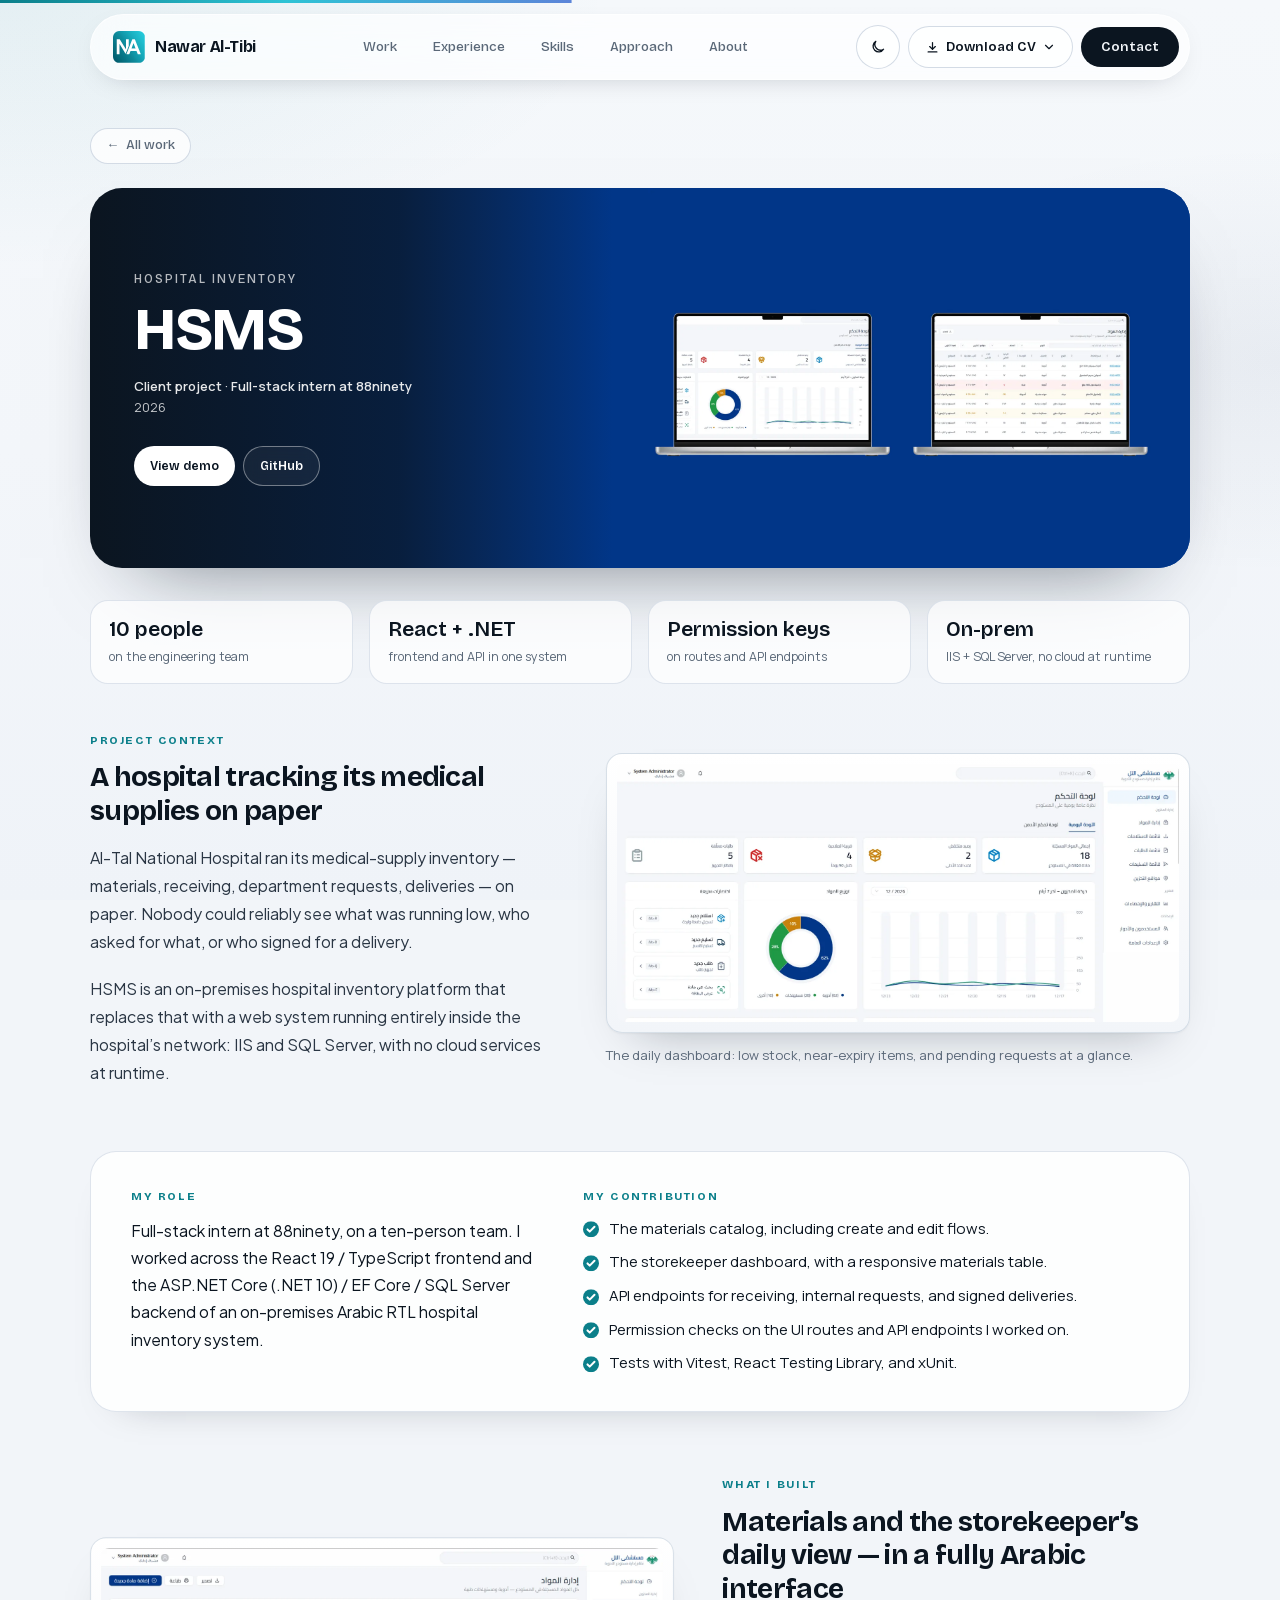
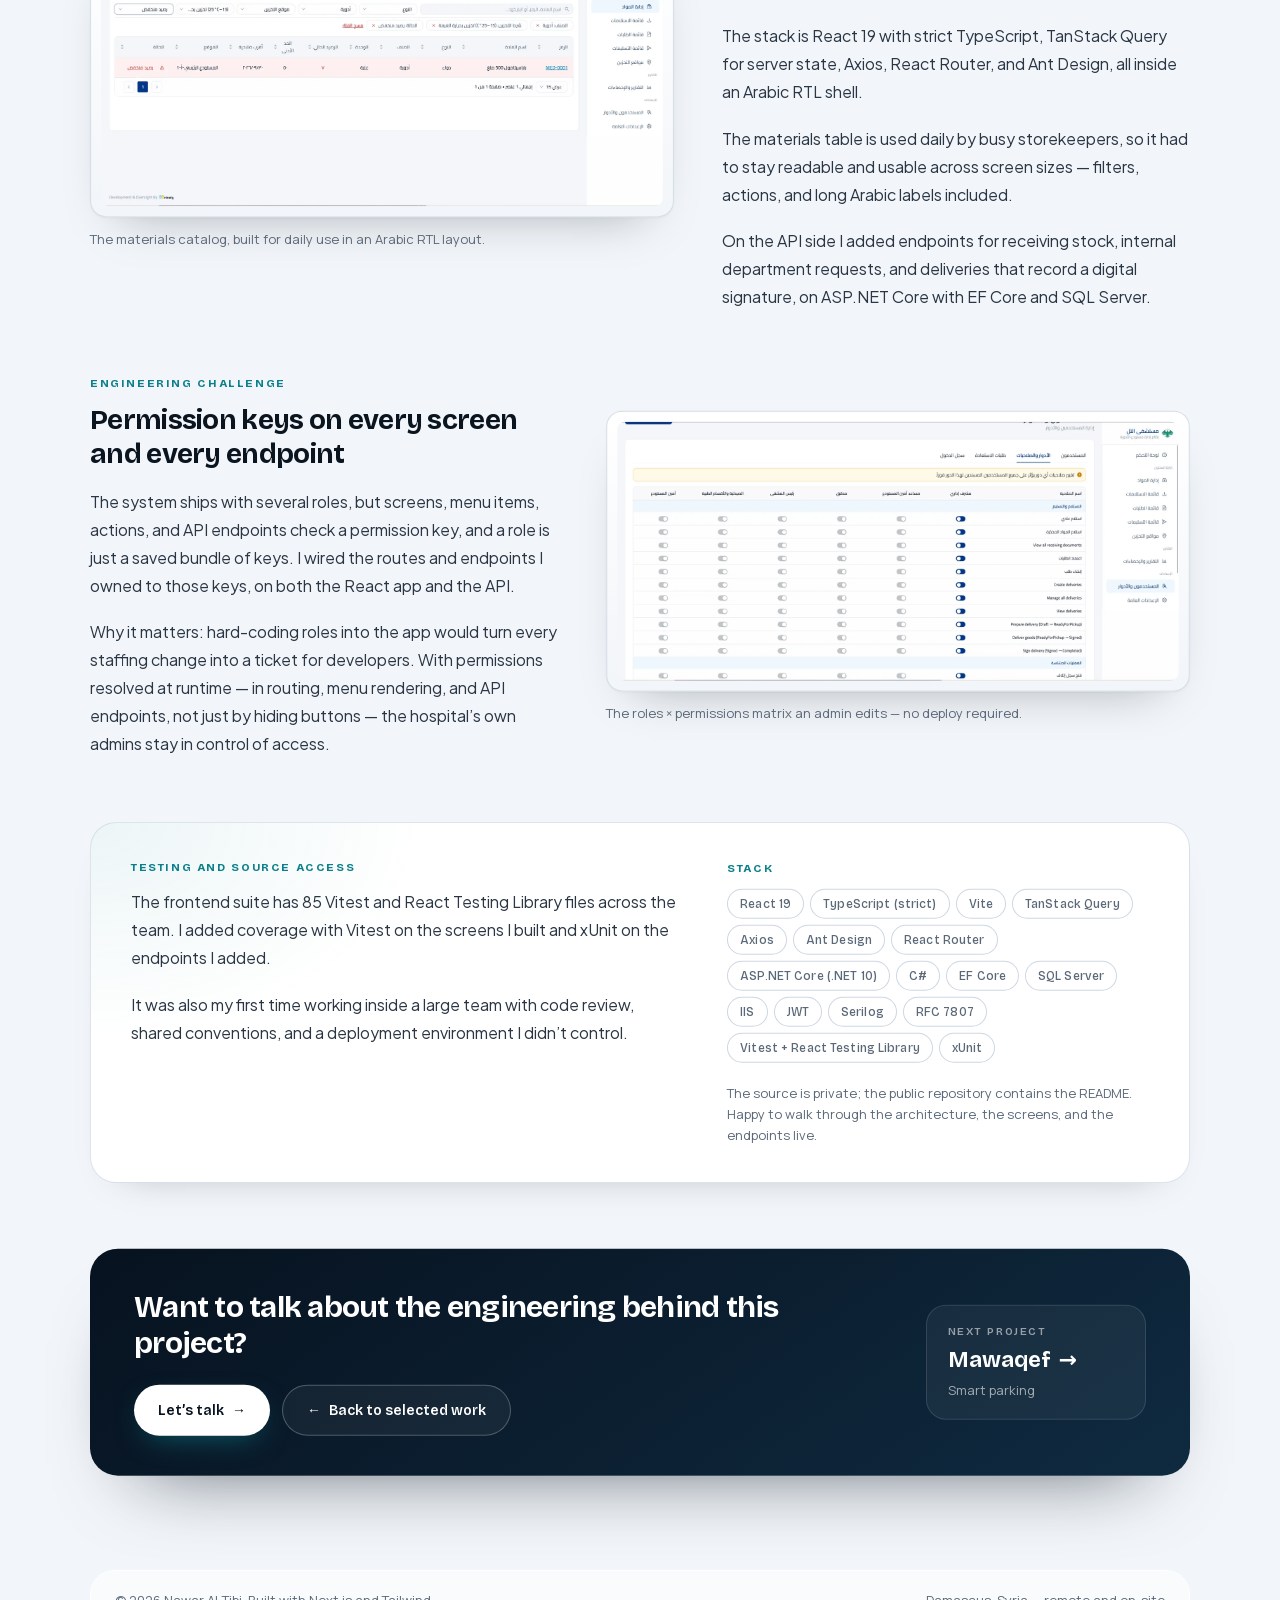
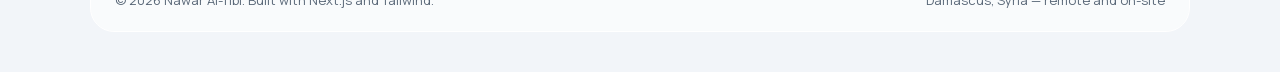
<file: work/hsms.html>
<!DOCTYPE html><html lang="en" class="__variable_b51245 __variable_1a5708 __variable_d2dc74"><head><meta charSet="utf-8"/><meta name="viewport" content="width=device-width, initial-scale=1"/><link rel="preload" as="image" href="/logo.png"/><link rel="preload" as="image" href="/images/mocks/hsms-hero.webp" fetchPriority="high"/><link rel="stylesheet" href="/_next/static/css/3d67ac85a1ac78b3.css" data-precedence="next"/><link rel="preload" as="script" fetchPriority="low" href="/_next/static/chunks/webpack-ec3eb4295bfee28e.js"/><script src="/_next/static/chunks/fd9d1056-00bb33a35b5f8051.js" async=""></script><script src="/_next/static/chunks/23-bde6ee79b5543bf7.js" async=""></script><script src="/_next/static/chunks/main-app-78b314929792a4a2.js" async=""></script><script src="/_next/static/chunks/960-a6cde1030df9e60b.js" async=""></script><script src="/_next/static/chunks/app/work/hsms/page-3efcd52ae08f2fcb.js" async=""></script><script src="/_next/static/chunks/976-f24f9240e311bf34.js" async=""></script><script src="/_next/static/chunks/734-d151cb2065d351ca.js" async=""></script><script src="/_next/static/chunks/app/layout-d5305fadc4de2d6d.js" async=""></script><meta name="theme-color" media="(prefers-color-scheme: light)" content="#f3f6fa"/><meta name="theme-color" media="(prefers-color-scheme: dark)" content="#080f17"/><title>HSMS — Hospital inventory web app | Nawar Al-Tibi</title><meta name="description" content="Full-stack internship on a ten-person team: React 19 and ASP.NET Core for an on-premises, permission-driven Arabic RTL hospital inventory system."/><meta name="author" content="Nawar Al-Tibi"/><meta name="keywords" content="Flutter developer,Flutter developer Damascus,mobile app developer Syria,Clean Architecture Flutter,BLoC Cubit,Arabic RTL Flutter,React TypeScript,ASP.NET Core,full-stack developer"/><link rel="canonical" href="https://nawar-altibi.github.io/work/hsms"/><meta property="og:title" content="HSMS — Hospital inventory web app | Nawar Al-Tibi"/><meta property="og:description" content="Full-stack internship on a ten-person team: React 19 and ASP.NET Core for an on-premises, permission-driven Arabic RTL hospital inventory system."/><meta property="og:url" content="https://nawar-altibi.github.io/work/hsms"/><meta property="og:site_name" content="Nawar Al-Tibi"/><meta property="og:locale" content="en_US"/><meta property="og:image" content="https://nawar-altibi.github.io/og-image.png"/><meta property="og:image:type" content="image/png"/><meta property="og:image:width" content="1200"/><meta property="og:image:height" content="630"/><meta property="og:image:alt" content="Nawar Al-Tibi — Flutter Developer · Software Engineer"/><meta property="og:type" content="article"/><meta name="twitter:card" content="summary_large_image"/><meta name="twitter:title" content="HSMS — Hospital inventory web app | Nawar Al-Tibi"/><meta name="twitter:description" content="Full-stack internship on a ten-person team: React 19 and ASP.NET Core for an on-premises, permission-driven Arabic RTL hospital inventory system."/><meta name="twitter:image" content="https://nawar-altibi.github.io/og-image.png"/><link rel="icon" href="/favicon.ico" type="image/x-icon" sizes="16x16"/><link rel="icon" href="/icon.png?6d48b8c2577dffcd" type="image/png" sizes="512x512"/><link rel="apple-touch-icon" href="/apple-icon.png?3b875631c731bb97" type="image/png" sizes="180x180"/><script>(function(){try{var t=localStorage.getItem("theme");if(!t){t=window.matchMedia("(prefers-color-scheme: dark)").matches?"dark":"light"}if(t==="dark"){document.documentElement.classList.add("dark")}}catch(e){}})();</script><script type="application/ld+json">{"@context":"https://schema.org","@type":"Person","name":"Nawar Al-Tibi","jobTitle":"Flutter Developer","url":"https://nawar-altibi.github.io","email":"mailto:nawaraltibi14@gmail.com","address":{"@type":"PostalAddress","addressLocality":"Damascus","addressCountry":"SY"},"alumniOf":{"@type":"CollegeOrUniversity","name":"Damascus University"},"sameAs":["https://github.com/Nawar-Altibi","https://www.linkedin.com/in/nawar-al-tibi/","https://codeforces.com/profile/NawarAlTibi"]}</script><script src="/_next/static/chunks/polyfills-78c92fac7aa8fdd8.js" noModule=""></script></head><body class="font-body"><a href="#main" class="skip-link">Skip to content</a><div class="scroll-progress" aria-hidden="true" style="transform:scaleX(0)"></div><header class="site-nav"><div class="nav-pill flex items-center justify-between " style="opacity:0;transform:translateY(-24px)"><a aria-label="Nawar Al-Tibi, home" class="font-display font-bold text-[16px] tracking-tight text-fg flex items-center gap-2.5" href="/"><img src="/logo.png" alt="" width="32" height="32" class="w-8 h-8" aria-hidden="true"/><span class="hidden sm:inline">Nawar Al-Tibi</span></a><nav aria-label="Primary" class="hidden lg:flex items-center gap-1 font-display text-[13.5px] font-medium"><a class="relative rounded-full px-4 py-2 transition-colors duration-300 text-fgDim hover:text-fg" href="/#work"><span class="relative">Work</span></a><a class="relative rounded-full px-4 py-2 transition-colors duration-300 text-fgDim hover:text-fg" href="/#experience"><span class="relative">Experience</span></a><a class="relative rounded-full px-4 py-2 transition-colors duration-300 text-fgDim hover:text-fg" href="/#skills"><span class="relative">Skills</span></a><a class="relative rounded-full px-4 py-2 transition-colors duration-300 text-fgDim hover:text-fg" href="/#approach"><span class="relative">Approach</span></a><a class="relative rounded-full px-4 py-2 transition-colors duration-300 text-fgDim hover:text-fg" href="/#about"><span class="relative">About</span></a></nav><div class="flex items-center gap-2"><button type="button" class="theme-toggle " aria-label="Switch to dark mode" title="Switch to dark mode"><svg width="17" height="17" viewBox="0 0 24 24" fill="none" aria-hidden="true" class="theme-icon-sun"><circle cx="12" cy="12" r="4" stroke="currentColor" stroke-width="2"></circle><path d="M12 2v2m0 16v2M4.93 4.93l1.41 1.41m11.32 11.32l1.41 1.41M2 12h2m16 0h2M4.93 19.07l1.41-1.41m11.32-11.32l1.41-1.41" stroke="currentColor" stroke-width="2" stroke-linecap="round"></path></svg><svg width="16" height="16" viewBox="0 0 24 24" fill="none" aria-hidden="true" class="theme-icon-moon"><path d="M20.35 15.35A8.5 8.5 0 018.65 3.65 8.5 8.5 0 1020.35 15.35z" stroke="currentColor" stroke-width="2" stroke-linejoin="round"></path></svg></button><div class="relative hidden sm:block"><button type="button" class="inline-flex items-center gap-1.5 font-display text-[13.5px] font-semibold text-fg border border-edge/80 bg-plane1/70 rounded-full px-4 py-2.5 transition-all duration-300 hover:border-brass hover:text-brass" aria-expanded="false" aria-haspopup="menu" aria-controls="cv-menu"><svg width="15" height="15" viewBox="0 0 24 24" fill="none" aria-hidden="true"><path d="M12 4v11m0 0l-4.5-4.5M12 15l4.5-4.5M5 19h14" stroke="currentColor" stroke-width="2" stroke-linecap="round" stroke-linejoin="round"></path></svg>Download CV<svg width="14" height="14" viewBox="0 0 24 24" fill="none" aria-hidden="true" class="transition-transform duration-200 "><path d="M6 9l6 6 6-6" stroke="currentColor" stroke-width="2" stroke-linecap="round" stroke-linejoin="round"></path></svg></button></div><a class="hidden min-[400px]:inline-flex font-display text-[13.5px] font-semibold text-paper bg-fg rounded-full px-5 py-2.5 transition-all duration-300 hover:bg-brass hover:-translate-y-0.5" href="/#contact">Contact</a><button type="button" class="lg:hidden grid place-items-center w-11 h-11 rounded-full border border-edge/70 bg-plane1/70 text-fg" aria-label="Open menu" aria-expanded="false" aria-controls="mobile-nav"><svg width="18" height="18" viewBox="0 0 24 24" fill="none" aria-hidden="true"><path stroke="currentColor" stroke-width="2" stroke-linecap="round" d="M4 8H20"></path><path stroke="currentColor" stroke-width="2" stroke-linecap="round" d="M4 16H20"></path></svg></button></div></div></header><main id="main" tabindex="-1"><section class="wrap pt-28 sm:pt-32 pb-12"><div style="opacity:0;transform:translateY(10px)"><a class="back-link" href="/#work"><span aria-hidden="true">←</span> All work</a></div><div class="mt-6" style="opacity:0;transform:translateY(24px)"><div class="case-hero" style="--c:#013688"><div class="case-hero-text"><p class="font-display text-[12.5px] uppercase tracking-[0.16em] text-white/70 mb-3">Hospital inventory</p><h1 class="font-display font-extrabold text-[clamp(34px,6vw,58px)] leading-[1.02] tracking-tight">HSMS</h1><div class="font-body text-[13px] text-white/75 leading-relaxed mt-4"><div class="font-semibold text-white/90">Client project · Full-stack intern at 88ninety</div><div>2026</div></div><div class="mt-7"><div class="flex flex-wrap gap-2"><a href="https://drive.google.com/drive/folders/1Xagwfhb1Z1GppspbUyRhEe76Lpg1VwCE" target="_blank" rel="noreferrer" class="inline-flex items-center min-h-[40px] font-display text-[12.5px] font-semibold rounded-full px-4 py-2 transition-all duration-300 hover:-translate-y-0.5 bg-white text-deep hover:bg-mist hover:shadow-[0_10px_24px_-12px_rgba(255,255,255,0.6)]" aria-label="View HSMS demo walkthrough (opens in a new tab)">View demo</a><a href="https://github.com/Nawar-Altibi/Hospital-Storage-Management" target="_blank" rel="noreferrer" class="inline-flex items-center min-h-[40px] font-display text-[12.5px] font-semibold rounded-full px-4 py-2 transition-all duration-300 hover:-translate-y-0.5 border border-white/40 text-white bg-white/5 backdrop-blur hover:border-white hover:bg-white/10" aria-label="HSMS on GitHub (opens in a new tab)">GitHub</a></div></div></div><div class="case-hero-media"><img src="/images/mocks/hsms-hero.webp" alt="HSMS app screens" fetchPriority="high"/></div></div></div><div class="grid grid-cols-2 sm:grid-cols-4 gap-3 sm:gap-4 pt-8"><div class="fact-card" style="opacity:0;transform:translateY(20px)"><p class="case-fact-value">10 people</p><p class="font-body text-[12.5px] text-fgDim mt-1.5">on the engineering team</p></div><div class="fact-card" style="opacity:0;transform:translateY(20px)"><p class="case-fact-value">React + .NET</p><p class="font-body text-[12.5px] text-fgDim mt-1.5">frontend and API in one system</p></div><div class="fact-card" style="opacity:0;transform:translateY(20px)"><p class="case-fact-value">Permission keys</p><p class="font-body text-[12.5px] text-fgDim mt-1.5">on routes and API endpoints</p></div><div class="fact-card" style="opacity:0;transform:translateY(20px)"><p class="case-fact-value">On-prem</p><p class="font-body text-[12.5px] text-fgDim mt-1.5">IIS + SQL Server, no cloud at runtime</p></div></div></section><section class="wrap pb-14 md:pb-16"><div class="grid md:grid-cols-[1fr_1.25fr] gap-8 md:gap-12 items-center"><div class="" style="opacity:0;transform:translateY(24px)"><p class="case-eyebrow">Project context</p><h2 class="font-display font-bold text-[clamp(22px,2.6vw,28px)] leading-[1.2] tracking-tight text-fg mb-4">A hospital tracking its medical supplies on paper</h2><div class="font-text text-[16px] leading-[1.75] text-fgFaint prose-body"><p>Al-Tal National Hospital ran its medical-supply inventory — materials, receiving, department requests, deliveries — on paper. Nobody could reliably see what was running low, who asked for what, or who signed for a delivery.</p><p>HSMS is an on-premises hospital inventory platform that replaces that with a web system running entirely inside the hospital’s network: IIS and SQL Server, with no cloud services at runtime.</p></div></div><div class=" "><div class=""><figure style="opacity:0;transform:translateY(28px) scale(0.96)"><div class="laptop-frame"><img src="/images/hsms/dashboard.webp" alt="HSMS dashboard with stock totals, low-stock and expiry alerts, and material distribution" loading="lazy"/></div><figcaption class="mt-3 text-[13px] text-fgDim font-body leading-relaxed">The daily dashboard: low stock, near-expiry items, and pending requests at a glance.</figcaption></figure></div></div></div></section><section class="wrap pb-14 md:pb-16"><div class="case-overview"><div style="opacity:0;transform:translateY(24px)"><h2 class="case-eyebrow">My role</h2><div class="font-text text-[16px] leading-[1.7] text-fg prose-body"><p>Full-stack intern at 88ninety, on a ten-person team. I worked across the React 19 / TypeScript frontend and the ASP.NET Core (.NET 10) / EF Core / SQL Server backend of an on-premises Arabic RTL hospital inventory system.</p></div></div><div style="opacity:0;transform:translateY(24px)"><h2 class="case-eyebrow">My contribution</h2><ul class="case-points"><li>The materials catalog, including create and edit flows.</li><li>The storekeeper dashboard, with a responsive materials table.</li><li>API endpoints for receiving, internal requests, and signed deliveries.</li><li>Permission checks on the UI routes and API endpoints I worked on.</li><li>Tests with Vitest, React Testing Library, and xUnit.</li></ul></div></div></section><section class="wrap pb-14 md:pb-16"><div class="grid md:grid-cols-[1.25fr_1fr] gap-8 md:gap-12 items-center"><div class="md:order-2" style="opacity:0;transform:translateY(24px)"><p class="case-eyebrow">What I built</p><h2 class="font-display font-bold text-[clamp(22px,2.6vw,28px)] leading-[1.2] tracking-tight text-fg mb-4">Materials and the storekeeper’s daily view — in a fully Arabic interface</h2><div class="font-text text-[16px] leading-[1.75] text-fgFaint prose-body"><p>The stack is React 19 with strict TypeScript, TanStack Query for server state, Axios, React Router, and Ant Design, all inside an Arabic RTL shell.</p><p>The materials table is used daily by busy storekeepers, so it had to stay readable and usable across screen sizes — filters, actions, and long Arabic labels included.</p><p>On the API side I added endpoints for receiving stock, internal department requests, and deliveries that record a digital signature, on ASP.NET Core with EF Core and SQL Server.</p></div></div><div class="md:order-1 "><div class=""><figure style="opacity:0;transform:translateY(28px) scale(0.96)"><div class="laptop-frame"><img src="/images/hsms/materials.webp" alt="HSMS materials catalog table in Arabic with filters and actions" loading="lazy"/></div><figcaption class="mt-3 text-[13px] text-fgDim font-body leading-relaxed">The materials catalog, built for daily use in an Arabic RTL layout.</figcaption></figure></div></div></div></section><section class="wrap pb-14 md:pb-16"><div class="grid md:grid-cols-[1fr_1.25fr] gap-8 md:gap-12 items-center"><div class="" style="opacity:0;transform:translateY(24px)"><p class="case-eyebrow">Engineering challenge</p><h2 class="font-display font-bold text-[clamp(22px,2.6vw,28px)] leading-[1.2] tracking-tight text-fg mb-4">Permission keys on every screen and every endpoint</h2><div class="font-text text-[16px] leading-[1.75] text-fgFaint prose-body"><p>The system ships with several roles, but screens, menu items, actions, and API endpoints check a permission key, and a role is just a saved bundle of keys. I wired the routes and endpoints I owned to those keys, on both the React app and the API.</p><p>Why it matters: hard-coding roles into the app would turn every staffing change into a ticket for developers. With permissions resolved at runtime — in routing, menu rendering, and API endpoints, not just by hiding buttons — the hospital’s own admins stay in control of access.</p></div></div><div class=" "><div class=""><figure style="opacity:0;transform:translateY(28px) scale(0.96)"><div class="laptop-frame"><img src="/images/hsms/roles-matrix.webp" alt="HSMS roles and permissions matrix with a toggle for every action" loading="lazy"/></div><figcaption class="mt-3 text-[13px] text-fgDim font-body leading-relaxed">The roles × permissions matrix an admin edits — no deploy required.</figcaption></figure></div></div></div></section><section class="wrap pb-14 md:pb-16"><div class="case-close"><div style="opacity:0;transform:translateY(24px)"><h2 class="case-eyebrow">Testing and source access</h2><div class="font-text text-[16px] leading-[1.75] text-fgFaint prose-body"><p>The frontend suite has 85 Vitest and React Testing Library files across the team. I added coverage with Vitest on the screens I built and xUnit on the endpoints I added.</p><p>It was also my first time working inside a large team with code review, shared conventions, and a deployment environment I didn’t control.</p></div></div><div style="opacity:0;transform:translateY(24px)"><h3 class="case-eyebrow">Stack</h3><ul class="flex flex-wrap gap-1.5" aria-label="Stack"><li class="chip">React 19</li><li class="chip">TypeScript (strict)</li><li class="chip">Vite</li><li class="chip">TanStack Query</li><li class="chip">Axios</li><li class="chip">Ant Design</li><li class="chip">React Router</li><li class="chip">ASP.NET Core (.NET 10)</li><li class="chip">C#</li><li class="chip">EF Core</li><li class="chip">SQL Server</li><li class="chip">IIS</li><li class="chip">JWT</li><li class="chip">Serilog</li><li class="chip">RFC 7807</li><li class="chip">Vitest + React Testing Library</li><li class="chip">xUnit</li></ul><p class="font-body text-[13px] leading-relaxed text-fgDim mt-5">The source is private; the public repository contains the README. Happy to walk through the architecture, the screens, and the endpoints live.</p></div></div></section><section class="wrap pb-20" aria-labelledby="case-cta-title"><div style="opacity:0;transform:translateY(24px)"><div class="case-cta"><div><h2 id="case-cta-title" class="font-display font-bold text-[clamp(22px,3vw,30px)] leading-[1.2] tracking-tight text-white">Want to talk about the engineering behind this project?</h2><div class="flex flex-wrap gap-3 mt-6"><a class="btn-primary !bg-white !text-deep hover:!bg-mist" href="/#contact">Let’s talk<!-- --> <span class="btn-arrow" aria-hidden="true">→</span></a><a class="btn-ghost !border-white/25 !text-white !bg-white/5 hover:!border-white/70 hover:!bg-white/10" href="/#work"><span aria-hidden="true">←</span> <!-- -->Back to selected work</a></div></div><a class="case-next" href="/work/mawaqef"><span class="font-display text-[11px] font-semibold uppercase tracking-[0.14em] text-white/55">Next project</span><span class="font-display font-bold text-[22px] text-white mt-1 flex items-center gap-2">Mawaqef<!-- --> <span class="case-link-arrow" aria-hidden="true">→</span></span><span class="font-body text-[13px] text-white/60 mt-1">Smart parking</span></a></div></div></section></main><footer class="mt-4"><div class="wrap pb-10"><div class="flex flex-col sm:flex-row sm:items-center sm:justify-between gap-4 rounded-[24px] bg-plane1/60 border border-plane1 px-6 py-5"><p class="font-body text-[13px] text-fgDim">© <!-- -->2026<!-- --> Nawar Al-Tibi. Built with Next.js and Tailwind.</p><p class="font-body text-[13px] text-fgDim">Damascus, Syria — remote and on-site</p></div></div></footer><script src="/_next/static/chunks/webpack-ec3eb4295bfee28e.js" async=""></script><script>(self.__next_f=self.__next_f||[]).push([0]);self.__next_f.push([2,null])</script><script>self.__next_f.push([1,"1:HL[\"/_next/static/css/3d67ac85a1ac78b3.css\",\"style\"]\n"])</script><script>self.__next_f.push([1,"2:I[5751,[],\"\"]\n4:I[4934,[\"960\",\"static/chunks/960-a6cde1030df9e60b.js\",\"295\",\"static/chunks/app/work/hsms/page-3efcd52ae08f2fcb.js\"],\"default\"]\n5:I[231,[\"960\",\"static/chunks/960-a6cde1030df9e60b.js\",\"295\",\"static/chunks/app/work/hsms/page-3efcd52ae08f2fcb.js\"],\"\"]\n6:I[3309,[\"960\",\"static/chunks/960-a6cde1030df9e60b.js\",\"295\",\"static/chunks/app/work/hsms/page-3efcd52ae08f2fcb.js\"],\"Stagger\"]\n7:I[3309,[\"960\",\"static/chunks/960-a6cde1030df9e60b.js\",\"295\",\"static/chunks/app/work/hsms/page-3efcd52ae08f2fcb.js\"],\"StaggerItem\"]\n8:I[5330,[\"960\",\"static/chunks/960-a6cde1030df9e60b.js\",\"295\",\"static/chunks/app/work/hsms/page-3efcd52ae08f2fcb.js\"],\"default\"]\n9:I[9275,[],\"\"]\na:I[1343,[],\"\"]\nb:I[6525,[\"960\",\"static/chunks/960-a6cde1030df9e60b.js\",\"976\",\"static/chunks/976-f24f9240e311bf34.js\",\"734\",\"static/chunks/734-d151cb2065d351ca.js\",\"185\",\"static/chunks/app/layout-d5305fadc4de2d6d.js\"],\"default\"]\nc:I[5702,[\"960\",\"static/chunks/960-a6cde1030df9e60b.js\",\"976\",\"static/chunks/976-f24f9240e311bf34.js\",\"734\",\"static/chunks/734-d151cb2065d351ca.js\",\"185\",\"static/chunks/app/layout-d5305fadc4de2d6d.js\"],\"default\"]\nd:I[6342,[\"960\",\"static/chunks/960-a6cde1030df9e60b.js\",\"976\",\"static/chunks/976-f24f9240e311bf34.js\",\"734\",\"static/chunks/734-d151cb2065d351ca.js\",\"185\",\"static/chunks/app/layout-d5305fadc4de2d6d.js\"],\"default\"]\ne:I[1026,[\"960\",\"static/chunks/960-a6cde1030df9e60b.js\",\"976\",\"static/chunks/976-f24f9240e311bf34.js\",\"734\",\"static/chunks/734-d151cb2065d351ca.js\",\"185\",\"static/chunks/app/layout-d5305fadc4de2d6d.js\"],\"default\"]\n10:I[6130,[],\"\"]\n11:[]\n"])</script><script>self.__next_f.push([1,"0:[[[\"$\",\"link\",\"0\",{\"rel\":\"stylesheet\",\"href\":\"/_next/static/css/3d67ac85a1ac78b3.css\",\"precedence\":\"next\",\"crossOrigin\":\"$undefined\"}]],[\"$\",\"$L2\",null,{\"buildId\":\"XkNfIzYaus4u22DZl7xXI\",\"assetPrefix\":\"\",\"initialCanonicalUrl\":\"/work/hsms\",\"initialTree\":[\"\",{\"children\":[\"work\",{\"children\":[\"hsms\",{\"children\":[\"__PAGE__\",{}]}]}]},\"$undefined\",\"$undefined\",true],\"initialSeedData\":[\"\",{\"children\":[\"work\",{\"children\":[\"hsms\",{\"children\":[\"__PAGE__\",{},[[\"$L3\",[[\"$\",\"section\",null,{\"className\":\"wrap pt-28 sm:pt-32 pb-12\",\"children\":[[\"$\",\"$L4\",null,{\"immediate\":true,\"y\":10,\"children\":[\"$\",\"$L5\",null,{\"href\":\"/#work\",\"className\":\"back-link\",\"children\":[[\"$\",\"span\",null,{\"aria-hidden\":\"true\",\"children\":\"←\"}],\" All work\"]}]}],[\"$\",\"$L4\",null,{\"immediate\":true,\"delay\":0.08,\"className\":\"mt-6\",\"children\":[\"$\",\"div\",null,{\"className\":\"case-hero\",\"style\":{\"--c\":\"#013688\"},\"children\":[[\"$\",\"div\",null,{\"className\":\"case-hero-text\",\"children\":[[\"$\",\"p\",null,{\"className\":\"font-display text-[12.5px] uppercase tracking-[0.16em] text-white/70 mb-3\",\"children\":\"Hospital inventory\"}],[\"$\",\"h1\",null,{\"className\":\"font-display font-extrabold text-[clamp(34px,6vw,58px)] leading-[1.02] tracking-tight\",\"children\":\"HSMS\"}],[\"$\",\"div\",null,{\"className\":\"font-body text-[13px] text-white/75 leading-relaxed mt-4\",\"children\":[[\"$\",\"div\",null,{\"className\":\"font-semibold text-white/90\",\"children\":\"Client project · Full-stack intern at 88ninety\"}],[\"$\",\"div\",null,{\"children\":\"2026\"}]]}],[\"$\",\"div\",null,{\"className\":\"mt-7\",\"children\":[\"$\",\"div\",null,{\"className\":\"flex flex-wrap gap-2\",\"children\":[[\"$\",\"a\",null,{\"href\":\"https://drive.google.com/drive/folders/1Xagwfhb1Z1GppspbUyRhEe76Lpg1VwCE\",\"target\":\"_blank\",\"rel\":\"noreferrer\",\"className\":\"inline-flex items-center min-h-[40px] font-display text-[12.5px] font-semibold rounded-full px-4 py-2 transition-all duration-300 hover:-translate-y-0.5 bg-white text-deep hover:bg-mist hover:shadow-[0_10px_24px_-12px_rgba(255,255,255,0.6)]\",\"aria-label\":\"View HSMS demo walkthrough (opens in a new tab)\",\"children\":\"View demo\"}],[\"$\",\"a\",null,{\"href\":\"https://github.com/Nawar-Altibi/Hospital-Storage-Management\",\"target\":\"_blank\",\"rel\":\"noreferrer\",\"className\":\"inline-flex items-center min-h-[40px] font-display text-[12.5px] font-semibold rounded-full px-4 py-2 transition-all duration-300 hover:-translate-y-0.5 border border-white/40 text-white bg-white/5 backdrop-blur hover:border-white hover:bg-white/10\",\"aria-label\":\"HSMS on GitHub (opens in a new tab)\",\"children\":\"GitHub\"}]]}]}]]}],[\"$\",\"div\",null,{\"className\":\"case-hero-media\",\"children\":[\"$\",\"img\",null,{\"src\":\"/images/mocks/hsms-hero.webp\",\"alt\":\"HSMS app screens\",\"fetchPriority\":\"high\"}]}]]}]}],[\"$\",\"$L6\",null,{\"className\":\"grid grid-cols-2 sm:grid-cols-4 gap-3 sm:gap-4 pt-8\",\"delay\":0.3,\"children\":[[\"$\",\"$L7\",\"on the engineering team\",{\"className\":\"fact-card\",\"children\":[[\"$\",\"p\",null,{\"className\":\"case-fact-value\",\"children\":\"10 people\"}],[\"$\",\"p\",null,{\"className\":\"font-body text-[12.5px] text-fgDim mt-1.5\",\"children\":\"on the engineering team\"}]]}],[\"$\",\"$L7\",\"frontend and API in one system\",{\"className\":\"fact-card\",\"children\":[[\"$\",\"p\",null,{\"className\":\"case-fact-value\",\"children\":\"React + .NET\"}],[\"$\",\"p\",null,{\"className\":\"font-body text-[12.5px] text-fgDim mt-1.5\",\"children\":\"frontend and API in one system\"}]]}],[\"$\",\"$L7\",\"on routes and API endpoints\",{\"className\":\"fact-card\",\"children\":[[\"$\",\"p\",null,{\"className\":\"case-fact-value\",\"children\":\"Permission keys\"}],[\"$\",\"p\",null,{\"className\":\"font-body text-[12.5px] text-fgDim mt-1.5\",\"children\":\"on routes and API endpoints\"}]]}],[\"$\",\"$L7\",\"IIS + SQL Server, no cloud at runtime\",{\"className\":\"fact-card\",\"children\":[[\"$\",\"p\",null,{\"className\":\"case-fact-value\",\"children\":\"On-prem\"}],[\"$\",\"p\",null,{\"className\":\"font-body text-[12.5px] text-fgDim mt-1.5\",\"children\":\"IIS + SQL Server, no cloud at runtime\"}]]}]]}]]}],[\"$\",\"section\",null,{\"className\":\"wrap pb-14 md:pb-16\",\"children\":[\"$\",\"div\",null,{\"className\":\"grid md:grid-cols-[1fr_1.25fr] gap-8 md:gap-12 items-center\",\"children\":[[\"$\",\"$L4\",null,{\"className\":\"\",\"children\":[[\"$\",\"p\",null,{\"className\":\"case-eyebrow\",\"children\":\"Project context\"}],[\"$\",\"h2\",null,{\"className\":\"font-display font-bold text-[clamp(22px,2.6vw,28px)] leading-[1.2] tracking-tight text-fg mb-4\",\"children\":\"A hospital tracking its medical supplies on paper\"}],[\"$\",\"div\",null,{\"className\":\"font-text text-[16px] leading-[1.75] text-fgFaint prose-body\",\"children\":[[\"$\",\"p\",null,{\"children\":\"Al-Tal National Hospital ran its medical-supply inventory — materials, receiving, department requests, deliveries — on paper. Nobody could reliably see what was running low, who asked for what, or who signed for a delivery.\"}],[\"$\",\"p\",null,{\"children\":\"HSMS is an on-premises hospital inventory platform that replaces that with a web system running entirely inside the hospital’s network: IIS and SQL Server, with no cloud services at runtime.\"}]]}]]}],[\"$\",\"div\",null,{\"className\":\" \",\"children\":[[\"$\",\"div\",\"/images/hsms/dashboard.webp\",{\"className\":\"\",\"children\":[\"$\",\"$L8\",null,{\"src\":\"/images/hsms/dashboard.webp\",\"alt\":\"HSMS dashboard with stock totals, low-stock and expiry alerts, and material distribution\",\"caption\":\"The daily dashboard: low stock, near-expiry items, and pending requests at a glance.\",\"variant\":\"laptop\",\"crop\":false}]}]]}]]}]}],[\"$\",\"section\",null,{\"className\":\"wrap pb-14 md:pb-16\",\"children\":[\"$\",\"div\",null,{\"className\":\"case-overview\",\"children\":[[\"$\",\"$L4\",null,{\"children\":[[\"$\",\"h2\",null,{\"className\":\"case-eyebrow\",\"children\":\"My role\"}],[\"$\",\"div\",null,{\"className\":\"font-text text-[16px] leading-[1.7] text-fg prose-body\",\"children\":[\"$\",\"p\",null,{\"children\":\"Full-stack intern at 88ninety, on a ten-person team. I worked across the React 19 / TypeScript frontend and the ASP.NET Core (.NET 10) / EF Core / SQL Server backend of an on-premises Arabic RTL hospital inventory system.\"}]}],\"$undefined\"]}],[\"$\",\"$L4\",null,{\"delay\":0.1,\"children\":[[\"$\",\"h2\",null,{\"className\":\"case-eyebrow\",\"children\":\"My contribution\"}],\"$undefined\",[\"$\",\"ul\",null,{\"className\":\"case-points\",\"children\":[[\"$\",\"li\",\"The materials catalog, including create and edit flows.\",{\"children\":\"The materials catalog, including create and edit flows.\"}],[\"$\",\"li\",\"The storekeeper dashboard, with a responsive materials table.\",{\"children\":\"The storekeeper dashboard, with a responsive materials table.\"}],[\"$\",\"li\",\"API endpoints for receiving, internal requests, and signed deliveries.\",{\"children\":\"API endpoints for receiving, internal requests, and signed deliveries.\"}],[\"$\",\"li\",\"Permission checks on the UI routes and API endpoints I worked on.\",{\"children\":\"Permission checks on the UI routes and API endpoints I worked on.\"}],[\"$\",\"li\",\"Tests with Vitest, React Testing Library, and xUnit.\",{\"children\":\"Tests with Vitest, React Testing Library, and xUnit.\"}]]}]]}]]}]}],[\"$\",\"section\",null,{\"className\":\"wrap pb-14 md:pb-16\",\"children\":[\"$\",\"div\",null,{\"className\":\"grid md:grid-cols-[1.25fr_1fr] gap-8 md:gap-12 items-center\",\"children\":[[\"$\",\"$L4\",null,{\"className\":\"md:order-2\",\"children\":[[\"$\",\"p\",null,{\"className\":\"case-eyebrow\",\"children\":\"What I built\"}],[\"$\",\"h2\",null,{\"className\":\"font-display font-bold text-[clamp(22px,2.6vw,28px)] leading-[1.2] tracking-tight text-fg mb-4\",\"children\":\"Materials and the storekeeper’s daily view — in a fully Arabic interface\"}],[\"$\",\"div\",null,{\"className\":\"font-text text-[16px] leading-[1.75] text-fgFaint prose-body\",\"children\":[[\"$\",\"p\",null,{\"children\":\"The stack is React 19 with strict TypeScript, TanStack Query for server state, Axios, React Router, and Ant Design, all inside an Arabic RTL shell.\"}],[\"$\",\"p\",null,{\"children\":\"The materials table is used daily by busy storekeepers, so it had to stay readable and usable across screen sizes — filters, actions, and long Arabic labels included.\"}],[\"$\",\"p\",null,{\"children\":\"On the API side I added endpoints for receiving stock, internal department requests, and deliveries that record a digital signature, on ASP.NET Core with EF Core and SQL Server.\"}]]}]]}],[\"$\",\"div\",null,{\"className\":\"md:order-1 \",\"children\":[[\"$\",\"div\",\"/images/hsms/materials.webp\",{\"className\":\"\",\"children\":[\"$\",\"$L8\",null,{\"src\":\"/images/hsms/materials.webp\",\"alt\":\"HSMS materials catalog table in Arabic with filters and actions\",\"caption\":\"The materials catalog, built for daily use in an Arabic RTL layout.\",\"variant\":\"laptop\",\"crop\":false}]}]]}]]}]}],[\"$\",\"section\",null,{\"className\":\"wrap pb-14 md:pb-16\",\"children\":[\"$\",\"div\",null,{\"className\":\"grid md:grid-cols-[1fr_1.25fr] gap-8 md:gap-12 items-center\",\"children\":[[\"$\",\"$L4\",null,{\"className\":\"\",\"children\":[[\"$\",\"p\",null,{\"className\":\"case-eyebrow\",\"children\":\"Engineering challenge\"}],[\"$\",\"h2\",null,{\"className\":\"font-display font-bold text-[clamp(22px,2.6vw,28px)] leading-[1.2] tracking-tight text-fg mb-4\",\"children\":\"Permission keys on every screen and every endpoint\"}],[\"$\",\"div\",null,{\"className\":\"font-text text-[16px] leading-[1.75] text-fgFaint prose-body\",\"children\":[[\"$\",\"p\",null,{\"children\":\"The system ships with several roles, but screens, menu items, actions, and API endpoints check a permission key, and a role is just a saved bundle of keys. I wired the routes and endpoints I owned to those keys, on both the React app and the API.\"}],[\"$\",\"p\",null,{\"children\":\"Why it matters: hard-coding roles into the app would turn every staffing change into a ticket for developers. With permissions resolved at runtime — in routing, menu rendering, and API endpoints, not just by hiding buttons — the hospital’s own admins stay in control of access.\"}]]}]]}],[\"$\",\"div\",null,{\"className\":\" \",\"children\":[[\"$\",\"div\",\"/images/hsms/roles-matrix.webp\",{\"className\":\"\",\"children\":[\"$\",\"$L8\",null,{\"src\":\"/images/hsms/roles-matrix.webp\",\"alt\":\"HSMS roles and permissions matrix with a toggle for every action\",\"caption\":\"The roles × permissions matrix an admin edits — no deploy required.\",\"variant\":\"laptop\",\"crop\":false}]}]]}]]}]}],[\"$\",\"section\",null,{\"className\":\"wrap pb-14 md:pb-16\",\"children\":[\"$\",\"div\",null,{\"className\":\"case-close\",\"children\":[[\"$\",\"$L4\",null,{\"children\":[[\"$\",\"h2\",null,{\"className\":\"case-eyebrow\",\"children\":\"Testing and source access\"}],[\"$\",\"div\",null,{\"className\":\"font-text text-[16px] leading-[1.75] text-fgFaint prose-body\",\"children\":[[\"$\",\"p\",null,{\"children\":\"The frontend suite has 85 Vitest and React Testing Library files across the team. I added coverage with Vitest on the screens I built and xUnit on the endpoints I added.\"}],[\"$\",\"p\",null,{\"children\":\"It was also my first time working inside a large team with code review, shared conventions, and a deployment environment I didn’t control.\"}]]}]]}],[\"$\",\"$L4\",null,{\"delay\":0.1,\"children\":[[\"$\",\"h3\",null,{\"className\":\"case-eyebrow\",\"children\":\"Stack\"}],[\"$\",\"ul\",null,{\"className\":\"flex flex-wrap gap-1.5\",\"aria-label\":\"Stack\",\"children\":[[\"$\",\"li\",\"React 19\",{\"className\":\"chip\",\"children\":\"React 19\"}],[\"$\",\"li\",\"TypeScript (strict)\",{\"className\":\"chip\",\"children\":\"TypeScript (strict)\"}],[\"$\",\"li\",\"Vite\",{\"className\":\"chip\",\"children\":\"Vite\"}],[\"$\",\"li\",\"TanStack Query\",{\"className\":\"chip\",\"children\":\"TanStack Query\"}],[\"$\",\"li\",\"Axios\",{\"className\":\"chip\",\"children\":\"Axios\"}],[\"$\",\"li\",\"Ant Design\",{\"className\":\"chip\",\"children\":\"Ant Design\"}],[\"$\",\"li\",\"React Router\",{\"className\":\"chip\",\"children\":\"React Router\"}],[\"$\",\"li\",\"ASP.NET Core (.NET 10)\",{\"className\":\"chip\",\"children\":\"ASP.NET Core (.NET 10)\"}],[\"$\",\"li\",\"C#\",{\"className\":\"chip\",\"children\":\"C#\"}],[\"$\",\"li\",\"EF Core\",{\"className\":\"chip\",\"children\":\"EF Core\"}],[\"$\",\"li\",\"SQL Server\",{\"className\":\"chip\",\"children\":\"SQL Server\"}],[\"$\",\"li\",\"IIS\",{\"className\":\"chip\",\"children\":\"IIS\"}],[\"$\",\"li\",\"JWT\",{\"className\":\"chip\",\"children\":\"JWT\"}],[\"$\",\"li\",\"Serilog\",{\"className\":\"chip\",\"children\":\"Serilog\"}],[\"$\",\"li\",\"RFC 7807\",{\"className\":\"chip\",\"children\":\"RFC 7807\"}],[\"$\",\"li\",\"Vitest + React Testing Library\",{\"className\":\"chip\",\"children\":\"Vitest + React Testing Library\"}],[\"$\",\"li\",\"xUnit\",{\"className\":\"chip\",\"children\":\"xUnit\"}]]}],[\"$\",\"p\",null,{\"className\":\"font-body text-[13px] leading-relaxed text-fgDim mt-5\",\"children\":\"The source is private; the public repository contains the README. Happy to walk through the architecture, the screens, and the endpoints live.\"}]]}]]}]}],[\"$\",\"section\",null,{\"className\":\"wrap pb-20\",\"aria-labelledby\":\"case-cta-title\",\"children\":[\"$\",\"$L4\",null,{\"children\":[\"$\",\"div\",null,{\"className\":\"case-cta\",\"children\":[[\"$\",\"div\",null,{\"children\":[[\"$\",\"h2\",null,{\"id\":\"case-cta-title\",\"className\":\"font-display font-bold text-[clamp(22px,3vw,30px)] leading-[1.2] tracking-tight text-white\",\"children\":\"Want to talk about the engineering behind this project?\"}],[\"$\",\"div\",null,{\"className\":\"flex flex-wrap gap-3 mt-6\",\"children\":[[\"$\",\"$L5\",null,{\"href\":\"/#contact\",\"className\":\"btn-primary !bg-white !text-deep hover:!bg-mist\",\"children\":[\"Let’s talk\",\" \",[\"$\",\"span\",null,{\"className\":\"btn-arrow\",\"aria-hidden\":\"true\",\"children\":\"→\"}]]}],[\"$\",\"$L5\",null,{\"href\":\"/#work\",\"className\":\"btn-ghost !border-white/25 !text-white !bg-white/5 hover:!border-white/70 hover:!bg-white/10\",\"children\":[[\"$\",\"span\",null,{\"aria-hidden\":\"true\",\"children\":\"←\"}],\" \",\"Back to selected work\"]}]]}]]}],[\"$\",\"$L5\",null,{\"href\":\"/work/mawaqef\",\"className\":\"case-next\",\"children\":[[\"$\",\"span\",null,{\"className\":\"font-display text-[11px] font-semibold uppercase tracking-[0.14em] text-white/55\",\"children\":\"Next project\"}],[\"$\",\"span\",null,{\"className\":\"font-display font-bold text-[22px] text-white mt-1 flex items-center gap-2\",\"children\":[\"Mawaqef\",\" \",[\"$\",\"span\",null,{\"className\":\"case-link-arrow\",\"aria-hidden\":\"true\",\"children\":\"→\"}]]}],[\"$\",\"span\",null,{\"className\":\"font-body text-[13px] text-white/60 mt-1\",\"children\":\"Smart parking\"}]]}]]}]}]}]]],null],null]},[\"$\",\"$L9\",null,{\"parallelRouterKey\":\"children\",\"segmentPath\":[\"children\",\"work\",\"children\",\"hsms\",\"children\"],\"error\":\"$undefined\",\"errorStyles\":\"$undefined\",\"errorScripts\":\"$undefined\",\"template\":[\"$\",\"$La\",null,{}],\"templateStyles\":\"$undefined\",\"templateScripts\":\"$undefined\",\"notFound\":\"$undefined\",\"notFoundStyles\":\"$undefined\",\"styles\":null}],null]},[\"$\",\"$L9\",null,{\"parallelRouterKey\":\"children\",\"segmentPath\":[\"children\",\"work\",\"children\"],\"error\":\"$undefined\",\"errorStyles\":\"$undefined\",\"errorScripts\":\"$undefined\",\"template\":[\"$\",\"$La\",null,{}],\"templateStyles\":\"$undefined\",\"templateScripts\":\"$undefined\",\"notFound\":\"$undefined\",\"notFoundStyles\":\"$undefined\",\"styles\":null}],null]},[[\"$\",\"html\",null,{\"lang\":\"en\",\"className\":\"__variable_b51245 __variable_1a5708 __variable_d2dc74\",\"suppressHydrationWarning\":true,\"children\":[[\"$\",\"head\",null,{\"children\":[[\"$\",\"script\",null,{\"dangerouslySetInnerHTML\":{\"__html\":\"(function(){try{var t=localStorage.getItem(\\\"theme\\\");if(!t){t=window.matchMedia(\\\"(prefers-color-scheme: dark)\\\").matches?\\\"dark\\\":\\\"light\\\"}if(t===\\\"dark\\\"){document.documentElement.classList.add(\\\"dark\\\")}}catch(e){}})();\"}}],[\"$\",\"script\",null,{\"type\":\"application/ld+json\",\"dangerouslySetInnerHTML\":{\"__html\":\"{\\\"@context\\\":\\\"https://schema.org\\\",\\\"@type\\\":\\\"Person\\\",\\\"name\\\":\\\"Nawar Al-Tibi\\\",\\\"jobTitle\\\":\\\"Flutter Developer\\\",\\\"url\\\":\\\"https://nawar-altibi.github.io\\\",\\\"email\\\":\\\"mailto:nawaraltibi14@gmail.com\\\",\\\"address\\\":{\\\"@type\\\":\\\"PostalAddress\\\",\\\"addressLocality\\\":\\\"Damascus\\\",\\\"addressCountry\\\":\\\"SY\\\"},\\\"alumniOf\\\":{\\\"@type\\\":\\\"CollegeOrUniversity\\\",\\\"name\\\":\\\"Damascus University\\\"},\\\"sameAs\\\":[\\\"https://github.com/Nawar-Altibi\\\",\\\"https://www.linkedin.com/in/nawar-al-tibi/\\\",\\\"https://codeforces.com/profile/NawarAlTibi\\\"]}\"}}]]}],[\"$\",\"body\",null,{\"className\":\"font-body\",\"children\":[[\"$\",\"a\",null,{\"href\":\"#main\",\"className\":\"skip-link\",\"children\":\"Skip to content\"}],[\"$\",\"$Lb\",null,{}],[\"$\",\"$Lc\",null,{}],[\"$\",\"$Ld\",null,{}],[\"$\",\"main\",null,{\"id\":\"main\",\"tabIndex\":-1,\"children\":[\"$\",\"$L9\",null,{\"parallelRouterKey\":\"children\",\"segmentPath\":[\"children\"],\"error\":\"$undefined\",\"errorStyles\":\"$undefined\",\"errorScripts\":\"$undefined\",\"template\":[\"$\",\"$La\",null,{}],\"templateStyles\":\"$undefined\",\"templateScripts\":\"$undefined\",\"notFound\":[[\"$\",\"title\",null,{\"children\":\"404: This page could not be found.\"}],[\"$\",\"div\",null,{\"style\":{\"fontFamily\":\"system-ui,\\\"Segoe UI\\\",Roboto,Helvetica,Arial,sans-serif,\\\"Apple Color Emoji\\\",\\\"Segoe UI Emoji\\\"\",\"height\":\"100vh\",\"textAlign\":\"center\",\"display\":\"flex\",\"flexDirection\":\"column\",\"alignItems\":\"center\",\"justifyContent\":\"center\"},\"children\":[\"$\",\"div\",null,{\"children\":[[\"$\",\"style\",null,{\"dangerouslySetInnerHTML\":{\"__html\":\"body{color:#000;background:#fff;margin:0}.next-error-h1{border-right:1px solid rgba(0,0,0,.3)}@media (prefers-color-scheme:dark){body{color:#fff;background:#000}.next-error-h1{border-right:1px solid rgba(255,255,255,.3)}}\"}}],[\"$\",\"h1\",null,{\"className\":\"next-error-h1\",\"style\":{\"display\":\"inline-block\",\"margin\":\"0 20px 0 0\",\"padding\":\"0 23px 0 0\",\"fontSize\":24,\"fontWeight\":500,\"verticalAlign\":\"top\",\"lineHeight\":\"49px\"},\"children\":\"404\"}],[\"$\",\"div\",null,{\"style\":{\"display\":\"inline-block\"},\"children\":[\"$\",\"h2\",null,{\"style\":{\"fontSize\":14,\"fontWeight\":400,\"lineHeight\":\"49px\",\"margin\":0},\"children\":\"This page could not be found.\"}]}]]}]}]],\"notFoundStyles\":[],\"styles\":null}]}],[\"$\",\"footer\",null,{\"className\":\"mt-4\",\"children\":[\"$\",\"div\",null,{\"className\":\"wrap pb-10\",\"children\":[\"$\",\"div\",null,{\"className\":\"flex flex-col sm:flex-row sm:items-center sm:justify-between gap-4 rounded-[24px] bg-plane1/60 border border-plane1 px-6 py-5\",\"children\":[[\"$\",\"p\",null,{\"className\":\"font-body text-[13px] text-fgDim\",\"children\":[\"© \",2026,\" Nawar Al-Tibi. Built with Next.js and Tailwind.\"]}],[\"$\",\"p\",null,{\"className\":\"font-body text-[13px] text-fgDim\",\"children\":\"Damascus, Syria — remote and on-site\"}]]}]}]}],[\"$\",\"$Le\",null,{}]]}]]}],null],null],\"couldBeIntercepted\":false,\"initialHead\":[null,\"$Lf\"],\"globalErrorComponent\":\"$10\",\"missingSlots\":\"$W11\"}]]\n"])</script><script>self.__next_f.push([1,"f:[[\"$\",\"meta\",\"0\",{\"name\":\"viewport\",\"content\":\"width=device-width, initial-scale=1\"}],[\"$\",\"meta\",\"1\",{\"name\":\"theme-color\",\"media\":\"(prefers-color-scheme: light)\",\"content\":\"#f3f6fa\"}],[\"$\",\"meta\",\"2\",{\"name\":\"theme-color\",\"media\":\"(prefers-color-scheme: dark)\",\"content\":\"#080f17\"}],[\"$\",\"meta\",\"3\",{\"charSet\":\"utf-8\"}],[\"$\",\"title\",\"4\",{\"children\":\"HSMS — Hospital inventory web app | Nawar Al-Tibi\"}],[\"$\",\"meta\",\"5\",{\"name\":\"description\",\"content\":\"Full-stack internship on a ten-person team: React 19 and ASP.NET Core for an on-premises, permission-driven Arabic RTL hospital inventory system.\"}],[\"$\",\"meta\",\"6\",{\"name\":\"author\",\"content\":\"Nawar Al-Tibi\"}],[\"$\",\"meta\",\"7\",{\"name\":\"keywords\",\"content\":\"Flutter developer,Flutter developer Damascus,mobile app developer Syria,Clean Architecture Flutter,BLoC Cubit,Arabic RTL Flutter,React TypeScript,ASP.NET Core,full-stack developer\"}],[\"$\",\"link\",\"8\",{\"rel\":\"canonical\",\"href\":\"https://nawar-altibi.github.io/work/hsms\"}],[\"$\",\"meta\",\"9\",{\"property\":\"og:title\",\"content\":\"HSMS — Hospital inventory web app | Nawar Al-Tibi\"}],[\"$\",\"meta\",\"10\",{\"property\":\"og:description\",\"content\":\"Full-stack internship on a ten-person team: React 19 and ASP.NET Core for an on-premises, permission-driven Arabic RTL hospital inventory system.\"}],[\"$\",\"meta\",\"11\",{\"property\":\"og:url\",\"content\":\"https://nawar-altibi.github.io/work/hsms\"}],[\"$\",\"meta\",\"12\",{\"property\":\"og:site_name\",\"content\":\"Nawar Al-Tibi\"}],[\"$\",\"meta\",\"13\",{\"property\":\"og:locale\",\"content\":\"en_US\"}],[\"$\",\"meta\",\"14\",{\"property\":\"og:image\",\"content\":\"https://nawar-altibi.github.io/og-image.png\"}],[\"$\",\"meta\",\"15\",{\"property\":\"og:image:type\",\"content\":\"image/png\"}],[\"$\",\"meta\",\"16\",{\"property\":\"og:image:width\",\"content\":\"1200\"}],[\"$\",\"meta\",\"17\",{\"property\":\"og:image:height\",\"content\":\"630\"}],[\"$\",\"meta\",\"18\",{\"property\":\"og:image:alt\",\"content\":\"Nawar Al-Tibi — Flutter Developer · Software Engineer\"}],[\"$\",\"meta\",\"19\",{\"property\":\"og:type\",\"content\":\"article\"}],[\"$\",\"meta\",\"20\",{\"name\":\"twitter:card\",\"content\":\"summary_large_image\"}],[\"$\",\"meta\",\"21\",{\"name\":\"twitter:title\",\"content\":\"HSMS — Hospital inventory web app | Nawar Al-Tibi\"}],[\"$\",\"meta\",\"22\",{\"name\":\"twitter:description\",\"content\":\"Full-stack internship on a ten-person team: React 19 and ASP.NET Core for an on-premises, permission-driven Arabic RTL hospital inventory system.\"}],[\"$\",\"meta\",\"23\",{\"name\":\"twitter:image\",\"content\":\"https://nawar-altibi.github.io/og-image.png\"}],[\"$\",\"link\",\"24\",{\"rel\":\"icon\",\"href\":\"/favicon.ico\",\"type\":\"image/x-icon\",\"sizes\":\"16x16\"}],[\"$\",\"link\",\"25\",{\"rel\":\"icon\",\"href\":\"/icon.png?6d48b8c2577dffcd\",\"type\":\"image/png\",\"sizes\":\"512x512\"}],[\"$\",\"link\",\"26\",{\"rel\":\"apple-touch-icon\",\"href\":\"/apple-icon.png?3b875631c731bb97\",\"type\":\"image/png\",\"sizes\":\"180x180\"}]]\n"])</script><script>self.__next_f.push([1,"3:null\n"])</script></body></html>
</file>
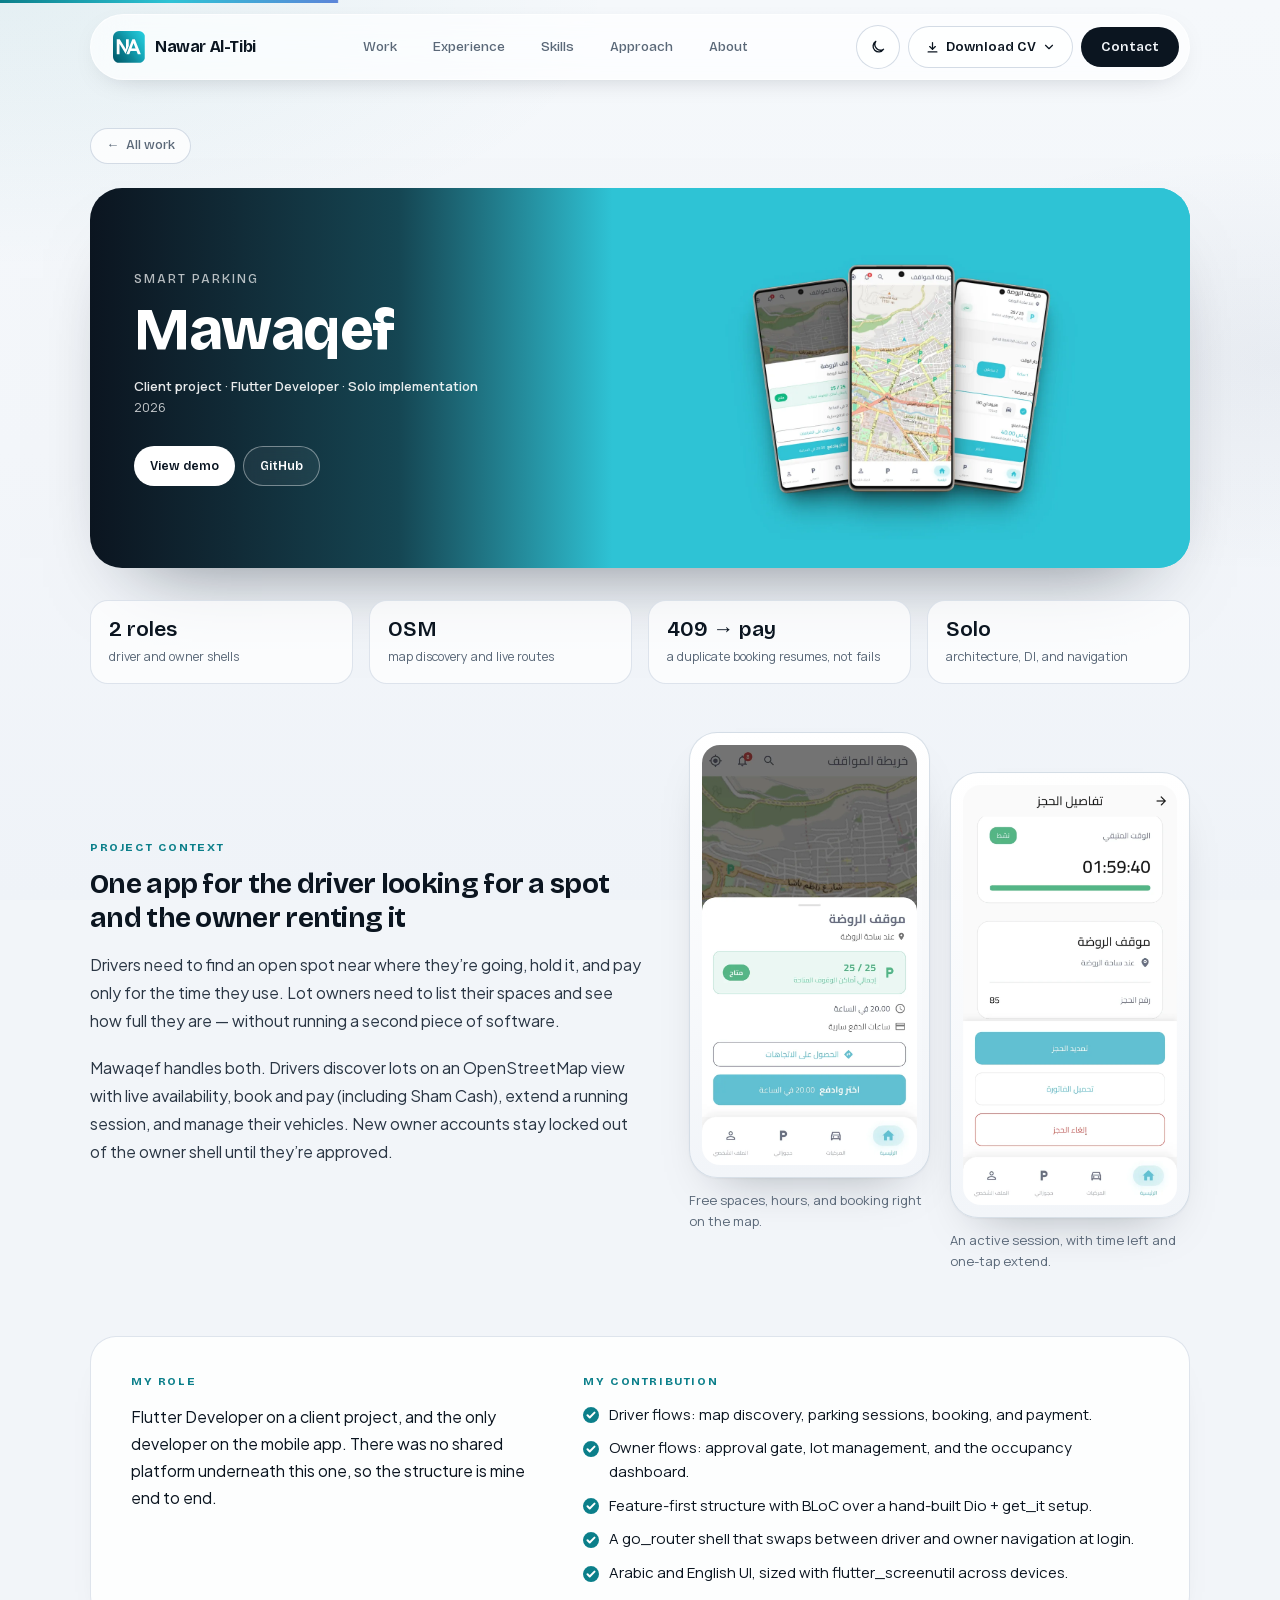
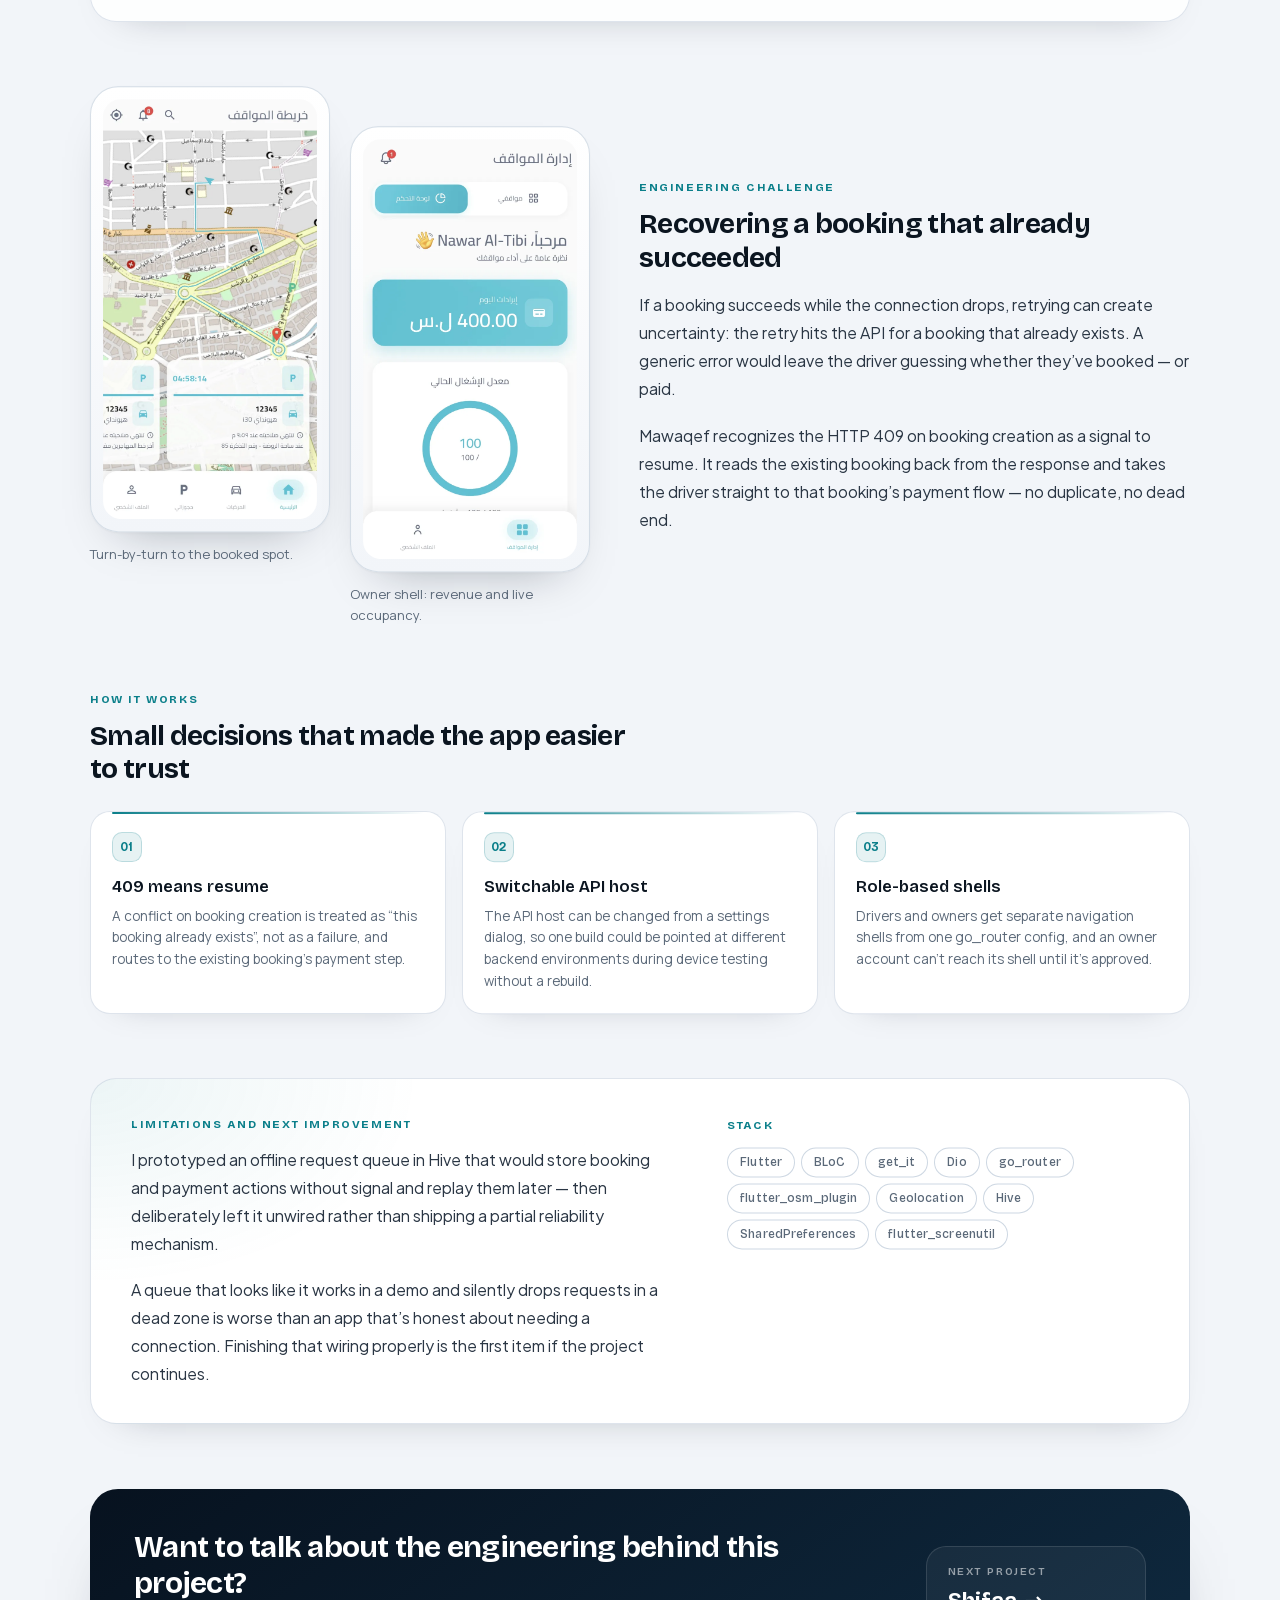
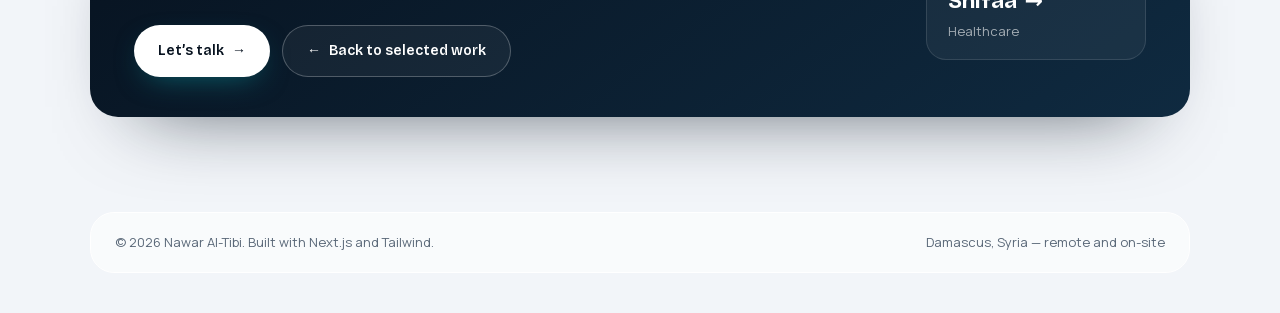
<file: work/mawaqef.html>
<!DOCTYPE html><html lang="en" class="__variable_b51245 __variable_1a5708 __variable_d2dc74"><head><meta charSet="utf-8"/><meta name="viewport" content="width=device-width, initial-scale=1"/><link rel="preload" as="image" href="/logo.png"/><link rel="preload" as="image" href="/images/mocks/mawaqef-hero.webp" fetchPriority="high"/><link rel="stylesheet" href="/_next/static/css/3d67ac85a1ac78b3.css" data-precedence="next"/><link rel="preload" as="script" fetchPriority="low" href="/_next/static/chunks/webpack-ec3eb4295bfee28e.js"/><script src="/_next/static/chunks/fd9d1056-00bb33a35b5f8051.js" async=""></script><script src="/_next/static/chunks/23-bde6ee79b5543bf7.js" async=""></script><script src="/_next/static/chunks/main-app-78b314929792a4a2.js" async=""></script><script src="/_next/static/chunks/960-a6cde1030df9e60b.js" async=""></script><script src="/_next/static/chunks/app/work/mawaqef/page-e4ef7bab073b079b.js" async=""></script><script src="/_next/static/chunks/976-f24f9240e311bf34.js" async=""></script><script src="/_next/static/chunks/734-d151cb2065d351ca.js" async=""></script><script src="/_next/static/chunks/app/layout-d5305fadc4de2d6d.js" async=""></script><meta name="theme-color" media="(prefers-color-scheme: light)" content="#f3f6fa"/><meta name="theme-color" media="(prefers-color-scheme: dark)" content="#080f17"/><title>Mawaqef — Smart parking app | Nawar Al-Tibi</title><meta name="description" content="Client Flutter project built solo: map-based parking for drivers and lot owners, with HTTP 409 recovery that resumes an existing booking instead of failing."/><meta name="author" content="Nawar Al-Tibi"/><meta name="keywords" content="Flutter developer,Flutter developer Damascus,mobile app developer Syria,Clean Architecture Flutter,BLoC Cubit,Arabic RTL Flutter,React TypeScript,ASP.NET Core,full-stack developer"/><link rel="canonical" href="https://nawar-altibi.github.io/work/mawaqef"/><meta property="og:title" content="Mawaqef — Smart parking app | Nawar Al-Tibi"/><meta property="og:description" content="Client Flutter project built solo: map-based parking for drivers and lot owners, with HTTP 409 recovery that resumes an existing booking instead of failing."/><meta property="og:url" content="https://nawar-altibi.github.io/work/mawaqef"/><meta property="og:site_name" content="Nawar Al-Tibi"/><meta property="og:locale" content="en_US"/><meta property="og:image" content="https://nawar-altibi.github.io/og-image.png"/><meta property="og:image:type" content="image/png"/><meta property="og:image:width" content="1200"/><meta property="og:image:height" content="630"/><meta property="og:image:alt" content="Nawar Al-Tibi — Flutter Developer · Software Engineer"/><meta property="og:type" content="article"/><meta name="twitter:card" content="summary_large_image"/><meta name="twitter:title" content="Mawaqef — Smart parking app | Nawar Al-Tibi"/><meta name="twitter:description" content="Client Flutter project built solo: map-based parking for drivers and lot owners, with HTTP 409 recovery that resumes an existing booking instead of failing."/><meta name="twitter:image" content="https://nawar-altibi.github.io/og-image.png"/><link rel="icon" href="/favicon.ico" type="image/x-icon" sizes="16x16"/><link rel="icon" href="/icon.png?6d48b8c2577dffcd" type="image/png" sizes="512x512"/><link rel="apple-touch-icon" href="/apple-icon.png?3b875631c731bb97" type="image/png" sizes="180x180"/><script>(function(){try{var t=localStorage.getItem("theme");if(!t){t=window.matchMedia("(prefers-color-scheme: dark)").matches?"dark":"light"}if(t==="dark"){document.documentElement.classList.add("dark")}}catch(e){}})();</script><script type="application/ld+json">{"@context":"https://schema.org","@type":"Person","name":"Nawar Al-Tibi","jobTitle":"Flutter Developer","url":"https://nawar-altibi.github.io","email":"mailto:nawaraltibi14@gmail.com","address":{"@type":"PostalAddress","addressLocality":"Damascus","addressCountry":"SY"},"alumniOf":{"@type":"CollegeOrUniversity","name":"Damascus University"},"sameAs":["https://github.com/Nawar-Altibi","https://www.linkedin.com/in/nawar-al-tibi/","https://codeforces.com/profile/NawarAlTibi"]}</script><script src="/_next/static/chunks/polyfills-78c92fac7aa8fdd8.js" noModule=""></script></head><body class="font-body"><a href="#main" class="skip-link">Skip to content</a><div class="scroll-progress" aria-hidden="true" style="transform:scaleX(0)"></div><header class="site-nav"><div class="nav-pill flex items-center justify-between " style="opacity:0;transform:translateY(-24px)"><a aria-label="Nawar Al-Tibi, home" class="font-display font-bold text-[16px] tracking-tight text-fg flex items-center gap-2.5" href="/"><img src="/logo.png" alt="" width="32" height="32" class="w-8 h-8" aria-hidden="true"/><span class="hidden sm:inline">Nawar Al-Tibi</span></a><nav aria-label="Primary" class="hidden lg:flex items-center gap-1 font-display text-[13.5px] font-medium"><a class="relative rounded-full px-4 py-2 transition-colors duration-300 text-fgDim hover:text-fg" href="/#work"><span class="relative">Work</span></a><a class="relative rounded-full px-4 py-2 transition-colors duration-300 text-fgDim hover:text-fg" href="/#experience"><span class="relative">Experience</span></a><a class="relative rounded-full px-4 py-2 transition-colors duration-300 text-fgDim hover:text-fg" href="/#skills"><span class="relative">Skills</span></a><a class="relative rounded-full px-4 py-2 transition-colors duration-300 text-fgDim hover:text-fg" href="/#approach"><span class="relative">Approach</span></a><a class="relative rounded-full px-4 py-2 transition-colors duration-300 text-fgDim hover:text-fg" href="/#about"><span class="relative">About</span></a></nav><div class="flex items-center gap-2"><button type="button" class="theme-toggle " aria-label="Switch to dark mode" title="Switch to dark mode"><svg width="17" height="17" viewBox="0 0 24 24" fill="none" aria-hidden="true" class="theme-icon-sun"><circle cx="12" cy="12" r="4" stroke="currentColor" stroke-width="2"></circle><path d="M12 2v2m0 16v2M4.93 4.93l1.41 1.41m11.32 11.32l1.41 1.41M2 12h2m16 0h2M4.93 19.07l1.41-1.41m11.32-11.32l1.41-1.41" stroke="currentColor" stroke-width="2" stroke-linecap="round"></path></svg><svg width="16" height="16" viewBox="0 0 24 24" fill="none" aria-hidden="true" class="theme-icon-moon"><path d="M20.35 15.35A8.5 8.5 0 018.65 3.65 8.5 8.5 0 1020.35 15.35z" stroke="currentColor" stroke-width="2" stroke-linejoin="round"></path></svg></button><div class="relative hidden sm:block"><button type="button" class="inline-flex items-center gap-1.5 font-display text-[13.5px] font-semibold text-fg border border-edge/80 bg-plane1/70 rounded-full px-4 py-2.5 transition-all duration-300 hover:border-brass hover:text-brass" aria-expanded="false" aria-haspopup="menu" aria-controls="cv-menu"><svg width="15" height="15" viewBox="0 0 24 24" fill="none" aria-hidden="true"><path d="M12 4v11m0 0l-4.5-4.5M12 15l4.5-4.5M5 19h14" stroke="currentColor" stroke-width="2" stroke-linecap="round" stroke-linejoin="round"></path></svg>Download CV<svg width="14" height="14" viewBox="0 0 24 24" fill="none" aria-hidden="true" class="transition-transform duration-200 "><path d="M6 9l6 6 6-6" stroke="currentColor" stroke-width="2" stroke-linecap="round" stroke-linejoin="round"></path></svg></button></div><a class="hidden min-[400px]:inline-flex font-display text-[13.5px] font-semibold text-paper bg-fg rounded-full px-5 py-2.5 transition-all duration-300 hover:bg-brass hover:-translate-y-0.5" href="/#contact">Contact</a><button type="button" class="lg:hidden grid place-items-center w-11 h-11 rounded-full border border-edge/70 bg-plane1/70 text-fg" aria-label="Open menu" aria-expanded="false" aria-controls="mobile-nav"><svg width="18" height="18" viewBox="0 0 24 24" fill="none" aria-hidden="true"><path stroke="currentColor" stroke-width="2" stroke-linecap="round" d="M4 8H20"></path><path stroke="currentColor" stroke-width="2" stroke-linecap="round" d="M4 16H20"></path></svg></button></div></div></header><main id="main" tabindex="-1"><section class="wrap pt-28 sm:pt-32 pb-12"><div style="opacity:0;transform:translateY(10px)"><a class="back-link" href="/#work"><span aria-hidden="true">←</span> All work</a></div><div class="mt-6" style="opacity:0;transform:translateY(24px)"><div class="case-hero" style="--c:#2EC3D5"><div class="case-hero-text"><p class="font-display text-[12.5px] uppercase tracking-[0.16em] text-white/70 mb-3">Smart parking</p><h1 class="font-display font-extrabold text-[clamp(34px,6vw,58px)] leading-[1.02] tracking-tight">Mawaqef</h1><div class="font-body text-[13px] text-white/75 leading-relaxed mt-4"><div class="font-semibold text-white/90">Client project · Flutter Developer · Solo implementation</div><div>2026</div></div><div class="mt-7"><div class="flex flex-wrap gap-2"><a href="https://drive.google.com/drive/folders/1Dh8FVGhq5LwQpEa1cxFhj-DUXJ6mgRhP" target="_blank" rel="noreferrer" class="inline-flex items-center min-h-[40px] font-display text-[12.5px] font-semibold rounded-full px-4 py-2 transition-all duration-300 hover:-translate-y-0.5 bg-white text-deep hover:bg-mist hover:shadow-[0_10px_24px_-12px_rgba(255,255,255,0.6)]" aria-label="View Mawaqef demo walkthrough (opens in a new tab)">View demo</a><a href="https://github.com/Nawar-Altibi/Mawaqef" target="_blank" rel="noreferrer" class="inline-flex items-center min-h-[40px] font-display text-[12.5px] font-semibold rounded-full px-4 py-2 transition-all duration-300 hover:-translate-y-0.5 border border-white/40 text-white bg-white/5 backdrop-blur hover:border-white hover:bg-white/10" aria-label="Mawaqef on GitHub (opens in a new tab)">GitHub</a></div></div></div><div class="case-hero-media"><img src="/images/mocks/mawaqef-hero.webp" alt="Mawaqef app screens" fetchPriority="high"/></div></div></div><div class="grid grid-cols-2 sm:grid-cols-4 gap-3 sm:gap-4 pt-8"><div class="fact-card" style="opacity:0;transform:translateY(20px)"><p class="case-fact-value">2 roles</p><p class="font-body text-[12.5px] text-fgDim mt-1.5">driver and owner shells</p></div><div class="fact-card" style="opacity:0;transform:translateY(20px)"><p class="case-fact-value">OSM</p><p class="font-body text-[12.5px] text-fgDim mt-1.5">map discovery and live routes</p></div><div class="fact-card" style="opacity:0;transform:translateY(20px)"><p class="case-fact-value">409 → pay</p><p class="font-body text-[12.5px] text-fgDim mt-1.5">a duplicate booking resumes, not fails</p></div><div class="fact-card" style="opacity:0;transform:translateY(20px)"><p class="case-fact-value">Solo</p><p class="font-body text-[12.5px] text-fgDim mt-1.5">architecture, DI, and navigation</p></div></div></section><section class="wrap pb-14 md:pb-16"><div class="grid md:grid-cols-[1.1fr_1fr] gap-8 md:gap-12 items-center"><div class="" style="opacity:0;transform:translateY(24px)"><p class="case-eyebrow">Project context</p><h2 class="font-display font-bold text-[clamp(22px,2.6vw,28px)] leading-[1.2] tracking-tight text-fg mb-4">One app for the driver looking for a spot and the owner renting it</h2><div class="font-text text-[16px] leading-[1.75] text-fgFaint prose-body"><p>Drivers need to find an open spot near where they’re going, hold it, and pay only for the time they use. Lot owners need to list their spaces and see how full they are — without running a second piece of software.</p><p>Mawaqef handles both. Drivers discover lots on an OpenStreetMap view with live availability, book and pay (including Sham Cash), extend a running session, and manage their vehicles. New owner accounts stay locked out of the owner shell until they’re approved.</p></div></div><div class=" case-phones"><div class=""><figure style="opacity:0;transform:translateY(28px) scale(0.96)"><div class="device-frame"><img src="/images/mawaqef/spot-sheet.webp" alt="Mawaqef map with a selected parking lot showing free spaces and booking action" loading="lazy"/></div><figcaption class="mt-3 text-[13px] text-fgDim font-body leading-relaxed">Free spaces, hours, and booking right on the map.</figcaption></figure></div><div class="case-phone-offset"><figure style="opacity:0;transform:translateY(28px) scale(0.96)"><div class="device-frame"><img src="/images/mawaqef/session-timer.webp" alt="Mawaqef active booking with a remaining-time countdown and extend option" loading="lazy"/></div><figcaption class="mt-3 text-[13px] text-fgDim font-body leading-relaxed">An active session, with time left and one-tap extend.</figcaption></figure></div></div></div></section><section class="wrap pb-14 md:pb-16"><div class="case-overview"><div style="opacity:0;transform:translateY(24px)"><h2 class="case-eyebrow">My role</h2><div class="font-text text-[16px] leading-[1.7] text-fg prose-body"><p>Flutter Developer on a client project, and the only developer on the mobile app. There was no shared platform underneath this one, so the structure is mine end to end.</p></div></div><div style="opacity:0;transform:translateY(24px)"><h2 class="case-eyebrow">My contribution</h2><ul class="case-points"><li>Driver flows: map discovery, parking sessions, booking, and payment.</li><li>Owner flows: approval gate, lot management, and the occupancy dashboard.</li><li>Feature-first structure with BLoC over a hand-built Dio + get_it setup.</li><li>A go_router shell that swaps between driver and owner navigation at login.</li><li>Arabic and English UI, sized with flutter_screenutil across devices.</li></ul></div></div></section><section class="wrap pb-14 md:pb-16"><div class="grid md:grid-cols-[1fr_1.1fr] gap-8 md:gap-12 items-center"><div class="md:order-2" style="opacity:0;transform:translateY(24px)"><p class="case-eyebrow">Engineering challenge</p><h2 class="font-display font-bold text-[clamp(22px,2.6vw,28px)] leading-[1.2] tracking-tight text-fg mb-4">Recovering a booking that already succeeded</h2><div class="font-text text-[16px] leading-[1.75] text-fgFaint prose-body"><p>If a booking succeeds while the connection drops, retrying can create uncertainty: the retry hits the API for a booking that already exists. A generic error would leave the driver guessing whether they’ve booked — or paid.</p><p>Mawaqef recognizes the HTTP 409 on booking creation as a signal to resume. It reads the existing booking back from the response and takes the driver straight to that booking’s payment flow — no duplicate, no dead end.</p></div></div><div class="md:order-1 case-phones"><div class=""><figure style="opacity:0;transform:translateY(28px) scale(0.96)"><div class="device-frame"><img src="/images/mawaqef/live-route.webp" alt="Mawaqef live route to a booked spot with the remaining session time" loading="lazy"/></div><figcaption class="mt-3 text-[13px] text-fgDim font-body leading-relaxed">Turn-by-turn to the booked spot.</figcaption></figure></div><div class="case-phone-offset"><figure style="opacity:0;transform:translateY(28px) scale(0.96)"><div class="device-frame"><img src="/images/mawaqef/owner-dashboard.webp" alt="Mawaqef owner dashboard with today&#x27;s revenue and lot occupancy" loading="lazy"/></div><figcaption class="mt-3 text-[13px] text-fgDim font-body leading-relaxed">Owner shell: revenue and live occupancy.</figcaption></figure></div></div></div></section><section class="wrap pb-14 md:pb-16"><div class="mb-6 max-w-[62ch]" style="opacity:0;transform:translateY(24px)"><p class="case-eyebrow">How it works</p><h2 class="font-display font-bold text-[clamp(22px,2.6vw,28px)] leading-[1.2] tracking-tight text-fg">Small decisions that made the app easier to trust</h2></div><div class="grid sm:grid-cols-2 lg:grid-cols-3 gap-4"><div class="flow-step" style="opacity:0;transform:translateY(24px)"><span class="flow-index" aria-hidden="true">0<!-- -->1</span><h3 class="font-display font-semibold text-[16.5px] text-fg mb-1.5">409 means resume</h3><p class="font-body text-[13.5px] leading-relaxed text-fgDim">A conflict on booking creation is treated as “this booking already exists”, not as a failure, and routes to the existing booking’s payment step.</p></div><div class="flow-step" style="opacity:0;transform:translateY(24px)"><span class="flow-index" aria-hidden="true">0<!-- -->2</span><h3 class="font-display font-semibold text-[16.5px] text-fg mb-1.5">Switchable API host</h3><p class="font-body text-[13.5px] leading-relaxed text-fgDim">The API host can be changed from a settings dialog, so one build could be pointed at different backend environments during device testing without a rebuild.</p></div><div class="flow-step" style="opacity:0;transform:translateY(24px)"><span class="flow-index" aria-hidden="true">0<!-- -->3</span><h3 class="font-display font-semibold text-[16.5px] text-fg mb-1.5">Role-based shells</h3><p class="font-body text-[13.5px] leading-relaxed text-fgDim">Drivers and owners get separate navigation shells from one go_router config, and an owner account can’t reach its shell until it’s approved.</p></div></div></section><section class="wrap pb-14 md:pb-16"><div class="case-close"><div style="opacity:0;transform:translateY(24px)"><h2 class="case-eyebrow">Limitations and next improvement</h2><div class="font-text text-[16px] leading-[1.75] text-fgFaint prose-body"><p>I prototyped an offline request queue in Hive that would store booking and payment actions without signal and replay them later — then deliberately left it unwired rather than shipping a partial reliability mechanism.</p><p>A queue that looks like it works in a demo and silently drops requests in a dead zone is worse than an app that’s honest about needing a connection. Finishing that wiring properly is the first item if the project continues.</p></div></div><div style="opacity:0;transform:translateY(24px)"><h3 class="case-eyebrow">Stack</h3><ul class="flex flex-wrap gap-1.5" aria-label="Stack"><li class="chip">Flutter</li><li class="chip">BLoC</li><li class="chip">get_it</li><li class="chip">Dio</li><li class="chip">go_router</li><li class="chip">flutter_osm_plugin</li><li class="chip">Geolocation</li><li class="chip">Hive</li><li class="chip">SharedPreferences</li><li class="chip">flutter_screenutil</li></ul></div></div></section><section class="wrap pb-20" aria-labelledby="case-cta-title"><div style="opacity:0;transform:translateY(24px)"><div class="case-cta"><div><h2 id="case-cta-title" class="font-display font-bold text-[clamp(22px,3vw,30px)] leading-[1.2] tracking-tight text-white">Want to talk about the engineering behind this project?</h2><div class="flex flex-wrap gap-3 mt-6"><a class="btn-primary !bg-white !text-deep hover:!bg-mist" href="/#contact">Let’s talk<!-- --> <span class="btn-arrow" aria-hidden="true">→</span></a><a class="btn-ghost !border-white/25 !text-white !bg-white/5 hover:!border-white/70 hover:!bg-white/10" href="/#work"><span aria-hidden="true">←</span> <!-- -->Back to selected work</a></div></div><a class="case-next" href="/work/shifaa"><span class="font-display text-[11px] font-semibold uppercase tracking-[0.14em] text-white/55">Next project</span><span class="font-display font-bold text-[22px] text-white mt-1 flex items-center gap-2">Shifaa<!-- --> <span class="case-link-arrow" aria-hidden="true">→</span></span><span class="font-body text-[13px] text-white/60 mt-1">Healthcare</span></a></div></div></section></main><footer class="mt-4"><div class="wrap pb-10"><div class="flex flex-col sm:flex-row sm:items-center sm:justify-between gap-4 rounded-[24px] bg-plane1/60 border border-plane1 px-6 py-5"><p class="font-body text-[13px] text-fgDim">© <!-- -->2026<!-- --> Nawar Al-Tibi. Built with Next.js and Tailwind.</p><p class="font-body text-[13px] text-fgDim">Damascus, Syria — remote and on-site</p></div></div></footer><script src="/_next/static/chunks/webpack-ec3eb4295bfee28e.js" async=""></script><script>(self.__next_f=self.__next_f||[]).push([0]);self.__next_f.push([2,null])</script><script>self.__next_f.push([1,"1:HL[\"/_next/static/css/3d67ac85a1ac78b3.css\",\"style\"]\n"])</script><script>self.__next_f.push([1,"2:I[5751,[],\"\"]\n4:I[4934,[\"960\",\"static/chunks/960-a6cde1030df9e60b.js\",\"391\",\"static/chunks/app/work/mawaqef/page-e4ef7bab073b079b.js\"],\"default\"]\n5:I[231,[\"960\",\"static/chunks/960-a6cde1030df9e60b.js\",\"391\",\"static/chunks/app/work/mawaqef/page-e4ef7bab073b079b.js\"],\"\"]\n6:I[3309,[\"960\",\"static/chunks/960-a6cde1030df9e60b.js\",\"391\",\"static/chunks/app/work/mawaqef/page-e4ef7bab073b079b.js\"],\"Stagger\"]\n7:I[3309,[\"960\",\"static/chunks/960-a6cde1030df9e60b.js\",\"391\",\"static/chunks/app/work/mawaqef/page-e4ef7bab073b079b.js\"],\"StaggerItem\"]\n8:I[5330,[\"960\",\"static/chunks/960-a6cde1030df9e60b.js\",\"391\",\"static/chunks/app/work/mawaqef/page-e4ef7bab073b079b.js\"],\"default\"]\n9:I[9275,[],\"\"]\na:I[1343,[],\"\"]\nb:I[6525,[\"960\",\"static/chunks/960-a6cde1030df9e60b.js\",\"976\",\"static/chunks/976-f24f9240e311bf34.js\",\"734\",\"static/chunks/734-d151cb2065d351ca.js\",\"185\",\"static/chunks/app/layout-d5305fadc4de2d6d.js\"],\"default\"]\nc:I[5702,[\"960\",\"static/chunks/960-a6cde1030df9e60b.js\",\"976\",\"static/chunks/976-f24f9240e311bf34.js\",\"734\",\"static/chunks/734-d151cb2065d351ca.js\",\"185\",\"static/chunks/app/layout-d5305fadc4de2d6d.js\"],\"default\"]\nd:I[6342,[\"960\",\"static/chunks/960-a6cde1030df9e60b.js\",\"976\",\"static/chunks/976-f24f9240e311bf34.js\",\"734\",\"static/chunks/734-d151cb2065d351ca.js\",\"185\",\"static/chunks/app/layout-d5305fadc4de2d6d.js\"],\"default\"]\ne:I[1026,[\"960\",\"static/chunks/960-a6cde1030df9e60b.js\",\"976\",\"static/chunks/976-f24f9240e311bf34.js\",\"734\",\"static/chunks/734-d151cb2065d351ca.js\",\"185\",\"static/chunks/app/layout-d5305fadc4de2d6d.js\"],\"default\"]\n10:I[6130,[],\"\"]\n11:[]\n"])</script><script>self.__next_f.push([1,"0:[[[\"$\",\"link\",\"0\",{\"rel\":\"stylesheet\",\"href\":\"/_next/static/css/3d67ac85a1ac78b3.css\",\"precedence\":\"next\",\"crossOrigin\":\"$undefined\"}]],[\"$\",\"$L2\",null,{\"buildId\":\"XkNfIzYaus4u22DZl7xXI\",\"assetPrefix\":\"\",\"initialCanonicalUrl\":\"/work/mawaqef\",\"initialTree\":[\"\",{\"children\":[\"work\",{\"children\":[\"mawaqef\",{\"children\":[\"__PAGE__\",{}]}]}]},\"$undefined\",\"$undefined\",true],\"initialSeedData\":[\"\",{\"children\":[\"work\",{\"children\":[\"mawaqef\",{\"children\":[\"__PAGE__\",{},[[\"$L3\",[[\"$\",\"section\",null,{\"className\":\"wrap pt-28 sm:pt-32 pb-12\",\"children\":[[\"$\",\"$L4\",null,{\"immediate\":true,\"y\":10,\"children\":[\"$\",\"$L5\",null,{\"href\":\"/#work\",\"className\":\"back-link\",\"children\":[[\"$\",\"span\",null,{\"aria-hidden\":\"true\",\"children\":\"←\"}],\" All work\"]}]}],[\"$\",\"$L4\",null,{\"immediate\":true,\"delay\":0.08,\"className\":\"mt-6\",\"children\":[\"$\",\"div\",null,{\"className\":\"case-hero\",\"style\":{\"--c\":\"#2EC3D5\"},\"children\":[[\"$\",\"div\",null,{\"className\":\"case-hero-text\",\"children\":[[\"$\",\"p\",null,{\"className\":\"font-display text-[12.5px] uppercase tracking-[0.16em] text-white/70 mb-3\",\"children\":\"Smart parking\"}],[\"$\",\"h1\",null,{\"className\":\"font-display font-extrabold text-[clamp(34px,6vw,58px)] leading-[1.02] tracking-tight\",\"children\":\"Mawaqef\"}],[\"$\",\"div\",null,{\"className\":\"font-body text-[13px] text-white/75 leading-relaxed mt-4\",\"children\":[[\"$\",\"div\",null,{\"className\":\"font-semibold text-white/90\",\"children\":\"Client project · Flutter Developer · Solo implementation\"}],[\"$\",\"div\",null,{\"children\":\"2026\"}]]}],[\"$\",\"div\",null,{\"className\":\"mt-7\",\"children\":[\"$\",\"div\",null,{\"className\":\"flex flex-wrap gap-2\",\"children\":[[\"$\",\"a\",null,{\"href\":\"https://drive.google.com/drive/folders/1Dh8FVGhq5LwQpEa1cxFhj-DUXJ6mgRhP\",\"target\":\"_blank\",\"rel\":\"noreferrer\",\"className\":\"inline-flex items-center min-h-[40px] font-display text-[12.5px] font-semibold rounded-full px-4 py-2 transition-all duration-300 hover:-translate-y-0.5 bg-white text-deep hover:bg-mist hover:shadow-[0_10px_24px_-12px_rgba(255,255,255,0.6)]\",\"aria-label\":\"View Mawaqef demo walkthrough (opens in a new tab)\",\"children\":\"View demo\"}],[\"$\",\"a\",null,{\"href\":\"https://github.com/Nawar-Altibi/Mawaqef\",\"target\":\"_blank\",\"rel\":\"noreferrer\",\"className\":\"inline-flex items-center min-h-[40px] font-display text-[12.5px] font-semibold rounded-full px-4 py-2 transition-all duration-300 hover:-translate-y-0.5 border border-white/40 text-white bg-white/5 backdrop-blur hover:border-white hover:bg-white/10\",\"aria-label\":\"Mawaqef on GitHub (opens in a new tab)\",\"children\":\"GitHub\"}]]}]}]]}],[\"$\",\"div\",null,{\"className\":\"case-hero-media\",\"children\":[\"$\",\"img\",null,{\"src\":\"/images/mocks/mawaqef-hero.webp\",\"alt\":\"Mawaqef app screens\",\"fetchPriority\":\"high\"}]}]]}]}],[\"$\",\"$L6\",null,{\"className\":\"grid grid-cols-2 sm:grid-cols-4 gap-3 sm:gap-4 pt-8\",\"delay\":0.3,\"children\":[[\"$\",\"$L7\",\"driver and owner shells\",{\"className\":\"fact-card\",\"children\":[[\"$\",\"p\",null,{\"className\":\"case-fact-value\",\"children\":\"2 roles\"}],[\"$\",\"p\",null,{\"className\":\"font-body text-[12.5px] text-fgDim mt-1.5\",\"children\":\"driver and owner shells\"}]]}],[\"$\",\"$L7\",\"map discovery and live routes\",{\"className\":\"fact-card\",\"children\":[[\"$\",\"p\",null,{\"className\":\"case-fact-value\",\"children\":\"OSM\"}],[\"$\",\"p\",null,{\"className\":\"font-body text-[12.5px] text-fgDim mt-1.5\",\"children\":\"map discovery and live routes\"}]]}],[\"$\",\"$L7\",\"a duplicate booking resumes, not fails\",{\"className\":\"fact-card\",\"children\":[[\"$\",\"p\",null,{\"className\":\"case-fact-value\",\"children\":\"409 → pay\"}],[\"$\",\"p\",null,{\"className\":\"font-body text-[12.5px] text-fgDim mt-1.5\",\"children\":\"a duplicate booking resumes, not fails\"}]]}],[\"$\",\"$L7\",\"architecture, DI, and navigation\",{\"className\":\"fact-card\",\"children\":[[\"$\",\"p\",null,{\"className\":\"case-fact-value\",\"children\":\"Solo\"}],[\"$\",\"p\",null,{\"className\":\"font-body text-[12.5px] text-fgDim mt-1.5\",\"children\":\"architecture, DI, and navigation\"}]]}]]}]]}],[\"$\",\"section\",null,{\"className\":\"wrap pb-14 md:pb-16\",\"children\":[\"$\",\"div\",null,{\"className\":\"grid md:grid-cols-[1.1fr_1fr] gap-8 md:gap-12 items-center\",\"children\":[[\"$\",\"$L4\",null,{\"className\":\"\",\"children\":[[\"$\",\"p\",null,{\"className\":\"case-eyebrow\",\"children\":\"Project context\"}],[\"$\",\"h2\",null,{\"className\":\"font-display font-bold text-[clamp(22px,2.6vw,28px)] leading-[1.2] tracking-tight text-fg mb-4\",\"children\":\"One app for the driver looking for a spot and the owner renting it\"}],[\"$\",\"div\",null,{\"className\":\"font-text text-[16px] leading-[1.75] text-fgFaint prose-body\",\"children\":[[\"$\",\"p\",null,{\"children\":\"Drivers need to find an open spot near where they’re going, hold it, and pay only for the time they use. Lot owners need to list their spaces and see how full they are — without running a second piece of software.\"}],[\"$\",\"p\",null,{\"children\":\"Mawaqef handles both. Drivers discover lots on an OpenStreetMap view with live availability, book and pay (including Sham Cash), extend a running session, and manage their vehicles. New owner accounts stay locked out of the owner shell until they’re approved.\"}]]}]]}],[\"$\",\"div\",null,{\"className\":\" case-phones\",\"children\":[[\"$\",\"div\",\"/images/mawaqef/spot-sheet.webp\",{\"className\":\"\",\"children\":[\"$\",\"$L8\",null,{\"src\":\"/images/mawaqef/spot-sheet.webp\",\"alt\":\"Mawaqef map with a selected parking lot showing free spaces and booking action\",\"caption\":\"Free spaces, hours, and booking right on the map.\",\"variant\":\"phone\",\"crop\":false}]}],[\"$\",\"div\",\"/images/mawaqef/session-timer.webp\",{\"className\":\"case-phone-offset\",\"children\":[\"$\",\"$L8\",null,{\"src\":\"/images/mawaqef/session-timer.webp\",\"alt\":\"Mawaqef active booking with a remaining-time countdown and extend option\",\"caption\":\"An active session, with time left and one-tap extend.\",\"variant\":\"phone\",\"crop\":false}]}]]}]]}]}],[\"$\",\"section\",null,{\"className\":\"wrap pb-14 md:pb-16\",\"children\":[\"$\",\"div\",null,{\"className\":\"case-overview\",\"children\":[[\"$\",\"$L4\",null,{\"children\":[[\"$\",\"h2\",null,{\"className\":\"case-eyebrow\",\"children\":\"My role\"}],[\"$\",\"div\",null,{\"className\":\"font-text text-[16px] leading-[1.7] text-fg prose-body\",\"children\":[\"$\",\"p\",null,{\"children\":\"Flutter Developer on a client project, and the only developer on the mobile app. There was no shared platform underneath this one, so the structure is mine end to end.\"}]}],\"$undefined\"]}],[\"$\",\"$L4\",null,{\"delay\":0.1,\"children\":[[\"$\",\"h2\",null,{\"className\":\"case-eyebrow\",\"children\":\"My contribution\"}],\"$undefined\",[\"$\",\"ul\",null,{\"className\":\"case-points\",\"children\":[[\"$\",\"li\",\"Driver flows: map discovery, parking sessions, booking, and payment.\",{\"children\":\"Driver flows: map discovery, parking sessions, booking, and payment.\"}],[\"$\",\"li\",\"Owner flows: approval gate, lot management, and the occupancy dashboard.\",{\"children\":\"Owner flows: approval gate, lot management, and the occupancy dashboard.\"}],[\"$\",\"li\",\"Feature-first structure with BLoC over a hand-built Dio + get_it setup.\",{\"children\":\"Feature-first structure with BLoC over a hand-built Dio + get_it setup.\"}],[\"$\",\"li\",\"A go_router shell that swaps between driver and owner navigation at login.\",{\"children\":\"A go_router shell that swaps between driver and owner navigation at login.\"}],[\"$\",\"li\",\"Arabic and English UI, sized with flutter_screenutil across devices.\",{\"children\":\"Arabic and English UI, sized with flutter_screenutil across devices.\"}]]}]]}]]}]}],[\"$\",\"section\",null,{\"className\":\"wrap pb-14 md:pb-16\",\"children\":[\"$\",\"div\",null,{\"className\":\"grid md:grid-cols-[1fr_1.1fr] gap-8 md:gap-12 items-center\",\"children\":[[\"$\",\"$L4\",null,{\"className\":\"md:order-2\",\"children\":[[\"$\",\"p\",null,{\"className\":\"case-eyebrow\",\"children\":\"Engineering challenge\"}],[\"$\",\"h2\",null,{\"className\":\"font-display font-bold text-[clamp(22px,2.6vw,28px)] leading-[1.2] tracking-tight text-fg mb-4\",\"children\":\"Recovering a booking that already succeeded\"}],[\"$\",\"div\",null,{\"className\":\"font-text text-[16px] leading-[1.75] text-fgFaint prose-body\",\"children\":[[\"$\",\"p\",null,{\"children\":\"If a booking succeeds while the connection drops, retrying can create uncertainty: the retry hits the API for a booking that already exists. A generic error would leave the driver guessing whether they’ve booked — or paid.\"}],[\"$\",\"p\",null,{\"children\":\"Mawaqef recognizes the HTTP 409 on booking creation as a signal to resume. It reads the existing booking back from the response and takes the driver straight to that booking’s payment flow — no duplicate, no dead end.\"}]]}]]}],[\"$\",\"div\",null,{\"className\":\"md:order-1 case-phones\",\"children\":[[\"$\",\"div\",\"/images/mawaqef/live-route.webp\",{\"className\":\"\",\"children\":[\"$\",\"$L8\",null,{\"src\":\"/images/mawaqef/live-route.webp\",\"alt\":\"Mawaqef live route to a booked spot with the remaining session time\",\"caption\":\"Turn-by-turn to the booked spot.\",\"variant\":\"phone\",\"crop\":false}]}],[\"$\",\"div\",\"/images/mawaqef/owner-dashboard.webp\",{\"className\":\"case-phone-offset\",\"children\":[\"$\",\"$L8\",null,{\"src\":\"/images/mawaqef/owner-dashboard.webp\",\"alt\":\"Mawaqef owner dashboard with today's revenue and lot occupancy\",\"caption\":\"Owner shell: revenue and live occupancy.\",\"variant\":\"phone\",\"crop\":false}]}]]}]]}]}],[\"$\",\"section\",null,{\"className\":\"wrap pb-14 md:pb-16\",\"children\":[[\"$\",\"$L4\",null,{\"className\":\"mb-6 max-w-[62ch]\",\"children\":[[\"$\",\"p\",null,{\"className\":\"case-eyebrow\",\"children\":\"How it works\"}],[\"$\",\"h2\",null,{\"className\":\"font-display font-bold text-[clamp(22px,2.6vw,28px)] leading-[1.2] tracking-tight text-fg\",\"children\":\"Small decisions that made the app easier to trust\"}]]}],[\"$\",\"div\",null,{\"className\":\"grid sm:grid-cols-2 lg:grid-cols-3 gap-4\",\"children\":[[\"$\",\"$L4\",\"409 means resume\",{\"delay\":0,\"className\":\"flow-step\",\"children\":[[\"$\",\"span\",null,{\"className\":\"flow-index\",\"aria-hidden\":\"true\",\"children\":[\"0\",1]}],[\"$\",\"h3\",null,{\"className\":\"font-display font-semibold text-[16.5px] text-fg mb-1.5\",\"children\":\"409 means resume\"}],[\"$\",\"p\",null,{\"className\":\"font-body text-[13.5px] leading-relaxed text-fgDim\",\"children\":\"A conflict on booking creation is treated as “this booking already exists”, not as a failure, and routes to the existing booking’s payment step.\"}]]}],[\"$\",\"$L4\",\"Switchable API host\",{\"delay\":0.06,\"className\":\"flow-step\",\"children\":[[\"$\",\"span\",null,{\"className\":\"flow-index\",\"aria-hidden\":\"true\",\"children\":[\"0\",2]}],[\"$\",\"h3\",null,{\"className\":\"font-display font-semibold text-[16.5px] text-fg mb-1.5\",\"children\":\"Switchable API host\"}],[\"$\",\"p\",null,{\"className\":\"font-body text-[13.5px] leading-relaxed text-fgDim\",\"children\":\"The API host can be changed from a settings dialog, so one build could be pointed at different backend environments during device testing without a rebuild.\"}]]}],[\"$\",\"$L4\",\"Role-based shells\",{\"delay\":0.12,\"className\":\"flow-step\",\"children\":[[\"$\",\"span\",null,{\"className\":\"flow-index\",\"aria-hidden\":\"true\",\"children\":[\"0\",3]}],[\"$\",\"h3\",null,{\"className\":\"font-display font-semibold text-[16.5px] text-fg mb-1.5\",\"children\":\"Role-based shells\"}],[\"$\",\"p\",null,{\"className\":\"font-body text-[13.5px] leading-relaxed text-fgDim\",\"children\":\"Drivers and owners get separate navigation shells from one go_router config, and an owner account can’t reach its shell until it’s approved.\"}]]}]]}]]}],[\"$\",\"section\",null,{\"className\":\"wrap pb-14 md:pb-16\",\"children\":[\"$\",\"div\",null,{\"className\":\"case-close\",\"children\":[[\"$\",\"$L4\",null,{\"children\":[[\"$\",\"h2\",null,{\"className\":\"case-eyebrow\",\"children\":\"Limitations and next improvement\"}],[\"$\",\"div\",null,{\"className\":\"font-text text-[16px] leading-[1.75] text-fgFaint prose-body\",\"children\":[[\"$\",\"p\",null,{\"children\":\"I prototyped an offline request queue in Hive that would store booking and payment actions without signal and replay them later — then deliberately left it unwired rather than shipping a partial reliability mechanism.\"}],[\"$\",\"p\",null,{\"children\":\"A queue that looks like it works in a demo and silently drops requests in a dead zone is worse than an app that’s honest about needing a connection. Finishing that wiring properly is the first item if the project continues.\"}]]}]]}],[\"$\",\"$L4\",null,{\"delay\":0.1,\"children\":[[\"$\",\"h3\",null,{\"className\":\"case-eyebrow\",\"children\":\"Stack\"}],[\"$\",\"ul\",null,{\"className\":\"flex flex-wrap gap-1.5\",\"aria-label\":\"Stack\",\"children\":[[\"$\",\"li\",\"Flutter\",{\"className\":\"chip\",\"children\":\"Flutter\"}],[\"$\",\"li\",\"BLoC\",{\"className\":\"chip\",\"children\":\"BLoC\"}],[\"$\",\"li\",\"get_it\",{\"className\":\"chip\",\"children\":\"get_it\"}],[\"$\",\"li\",\"Dio\",{\"className\":\"chip\",\"children\":\"Dio\"}],[\"$\",\"li\",\"go_router\",{\"className\":\"chip\",\"children\":\"go_router\"}],[\"$\",\"li\",\"flutter_osm_plugin\",{\"className\":\"chip\",\"children\":\"flutter_osm_plugin\"}],[\"$\",\"li\",\"Geolocation\",{\"className\":\"chip\",\"children\":\"Geolocation\"}],[\"$\",\"li\",\"Hive\",{\"className\":\"chip\",\"children\":\"Hive\"}],[\"$\",\"li\",\"SharedPreferences\",{\"className\":\"chip\",\"children\":\"SharedPreferences\"}],[\"$\",\"li\",\"flutter_screenutil\",{\"className\":\"chip\",\"children\":\"flutter_screenutil\"}]]}],\"$undefined\"]}]]}]}],[\"$\",\"section\",null,{\"className\":\"wrap pb-20\",\"aria-labelledby\":\"case-cta-title\",\"children\":[\"$\",\"$L4\",null,{\"children\":[\"$\",\"div\",null,{\"className\":\"case-cta\",\"children\":[[\"$\",\"div\",null,{\"children\":[[\"$\",\"h2\",null,{\"id\":\"case-cta-title\",\"className\":\"font-display font-bold text-[clamp(22px,3vw,30px)] leading-[1.2] tracking-tight text-white\",\"children\":\"Want to talk about the engineering behind this project?\"}],[\"$\",\"div\",null,{\"className\":\"flex flex-wrap gap-3 mt-6\",\"children\":[[\"$\",\"$L5\",null,{\"href\":\"/#contact\",\"className\":\"btn-primary !bg-white !text-deep hover:!bg-mist\",\"children\":[\"Let’s talk\",\" \",[\"$\",\"span\",null,{\"className\":\"btn-arrow\",\"aria-hidden\":\"true\",\"children\":\"→\"}]]}],[\"$\",\"$L5\",null,{\"href\":\"/#work\",\"className\":\"btn-ghost !border-white/25 !text-white !bg-white/5 hover:!border-white/70 hover:!bg-white/10\",\"children\":[[\"$\",\"span\",null,{\"aria-hidden\":\"true\",\"children\":\"←\"}],\" \",\"Back to selected work\"]}]]}]]}],[\"$\",\"$L5\",null,{\"href\":\"/work/shifaa\",\"className\":\"case-next\",\"children\":[[\"$\",\"span\",null,{\"className\":\"font-display text-[11px] font-semibold uppercase tracking-[0.14em] text-white/55\",\"children\":\"Next project\"}],[\"$\",\"span\",null,{\"className\":\"font-display font-bold text-[22px] text-white mt-1 flex items-center gap-2\",\"children\":[\"Shifaa\",\" \",[\"$\",\"span\",null,{\"className\":\"case-link-arrow\",\"aria-hidden\":\"true\",\"children\":\"→\"}]]}],[\"$\",\"span\",null,{\"className\":\"font-body text-[13px] text-white/60 mt-1\",\"children\":\"Healthcare\"}]]}]]}]}]}]]],null],null]},[\"$\",\"$L9\",null,{\"parallelRouterKey\":\"children\",\"segmentPath\":[\"children\",\"work\",\"children\",\"mawaqef\",\"children\"],\"error\":\"$undefined\",\"errorStyles\":\"$undefined\",\"errorScripts\":\"$undefined\",\"template\":[\"$\",\"$La\",null,{}],\"templateStyles\":\"$undefined\",\"templateScripts\":\"$undefined\",\"notFound\":\"$undefined\",\"notFoundStyles\":\"$undefined\",\"styles\":null}],null]},[\"$\",\"$L9\",null,{\"parallelRouterKey\":\"children\",\"segmentPath\":[\"children\",\"work\",\"children\"],\"error\":\"$undefined\",\"errorStyles\":\"$undefined\",\"errorScripts\":\"$undefined\",\"template\":[\"$\",\"$La\",null,{}],\"templateStyles\":\"$undefined\",\"templateScripts\":\"$undefined\",\"notFound\":\"$undefined\",\"notFoundStyles\":\"$undefined\",\"styles\":null}],null]},[[\"$\",\"html\",null,{\"lang\":\"en\",\"className\":\"__variable_b51245 __variable_1a5708 __variable_d2dc74\",\"suppressHydrationWarning\":true,\"children\":[[\"$\",\"head\",null,{\"children\":[[\"$\",\"script\",null,{\"dangerouslySetInnerHTML\":{\"__html\":\"(function(){try{var t=localStorage.getItem(\\\"theme\\\");if(!t){t=window.matchMedia(\\\"(prefers-color-scheme: dark)\\\").matches?\\\"dark\\\":\\\"light\\\"}if(t===\\\"dark\\\"){document.documentElement.classList.add(\\\"dark\\\")}}catch(e){}})();\"}}],[\"$\",\"script\",null,{\"type\":\"application/ld+json\",\"dangerouslySetInnerHTML\":{\"__html\":\"{\\\"@context\\\":\\\"https://schema.org\\\",\\\"@type\\\":\\\"Person\\\",\\\"name\\\":\\\"Nawar Al-Tibi\\\",\\\"jobTitle\\\":\\\"Flutter Developer\\\",\\\"url\\\":\\\"https://nawar-altibi.github.io\\\",\\\"email\\\":\\\"mailto:nawaraltibi14@gmail.com\\\",\\\"address\\\":{\\\"@type\\\":\\\"PostalAddress\\\",\\\"addressLocality\\\":\\\"Damascus\\\",\\\"addressCountry\\\":\\\"SY\\\"},\\\"alumniOf\\\":{\\\"@type\\\":\\\"CollegeOrUniversity\\\",\\\"name\\\":\\\"Damascus University\\\"},\\\"sameAs\\\":[\\\"https://github.com/Nawar-Altibi\\\",\\\"https://www.linkedin.com/in/nawar-al-tibi/\\\",\\\"https://codeforces.com/profile/NawarAlTibi\\\"]}\"}}]]}],[\"$\",\"body\",null,{\"className\":\"font-body\",\"children\":[[\"$\",\"a\",null,{\"href\":\"#main\",\"className\":\"skip-link\",\"children\":\"Skip to content\"}],[\"$\",\"$Lb\",null,{}],[\"$\",\"$Lc\",null,{}],[\"$\",\"$Ld\",null,{}],[\"$\",\"main\",null,{\"id\":\"main\",\"tabIndex\":-1,\"children\":[\"$\",\"$L9\",null,{\"parallelRouterKey\":\"children\",\"segmentPath\":[\"children\"],\"error\":\"$undefined\",\"errorStyles\":\"$undefined\",\"errorScripts\":\"$undefined\",\"template\":[\"$\",\"$La\",null,{}],\"templateStyles\":\"$undefined\",\"templateScripts\":\"$undefined\",\"notFound\":[[\"$\",\"title\",null,{\"children\":\"404: This page could not be found.\"}],[\"$\",\"div\",null,{\"style\":{\"fontFamily\":\"system-ui,\\\"Segoe UI\\\",Roboto,Helvetica,Arial,sans-serif,\\\"Apple Color Emoji\\\",\\\"Segoe UI Emoji\\\"\",\"height\":\"100vh\",\"textAlign\":\"center\",\"display\":\"flex\",\"flexDirection\":\"column\",\"alignItems\":\"center\",\"justifyContent\":\"center\"},\"children\":[\"$\",\"div\",null,{\"children\":[[\"$\",\"style\",null,{\"dangerouslySetInnerHTML\":{\"__html\":\"body{color:#000;background:#fff;margin:0}.next-error-h1{border-right:1px solid rgba(0,0,0,.3)}@media (prefers-color-scheme:dark){body{color:#fff;background:#000}.next-error-h1{border-right:1px solid rgba(255,255,255,.3)}}\"}}],[\"$\",\"h1\",null,{\"className\":\"next-error-h1\",\"style\":{\"display\":\"inline-block\",\"margin\":\"0 20px 0 0\",\"padding\":\"0 23px 0 0\",\"fontSize\":24,\"fontWeight\":500,\"verticalAlign\":\"top\",\"lineHeight\":\"49px\"},\"children\":\"404\"}],[\"$\",\"div\",null,{\"style\":{\"display\":\"inline-block\"},\"children\":[\"$\",\"h2\",null,{\"style\":{\"fontSize\":14,\"fontWeight\":400,\"lineHeight\":\"49px\",\"margin\":0},\"children\":\"This page could not be found.\"}]}]]}]}]],\"notFoundStyles\":[],\"styles\":null}]}],[\"$\",\"footer\",null,{\"className\":\"mt-4\",\"children\":[\"$\",\"div\",null,{\"className\":\"wrap pb-10\",\"children\":[\"$\",\"div\",null,{\"className\":\"flex flex-col sm:flex-row sm:items-center sm:justify-between gap-4 rounded-[24px] bg-plane1/60 border border-plane1 px-6 py-5\",\"children\":[[\"$\",\"p\",null,{\"className\":\"font-body text-[13px] text-fgDim\",\"children\":[\"© \",2026,\" Nawar Al-Tibi. Built with Next.js and Tailwind.\"]}],[\"$\",\"p\",null,{\"className\":\"font-body text-[13px] text-fgDim\",\"children\":\"Damascus, Syria — remote and on-site\"}]]}]}]}],[\"$\",\"$Le\",null,{}]]}]]}],null],null],\"couldBeIntercepted\":false,\"initialHead\":[null,\"$Lf\"],\"globalErrorComponent\":\"$10\",\"missingSlots\":\"$W11\"}]]\n"])</script><script>self.__next_f.push([1,"f:[[\"$\",\"meta\",\"0\",{\"name\":\"viewport\",\"content\":\"width=device-width, initial-scale=1\"}],[\"$\",\"meta\",\"1\",{\"name\":\"theme-color\",\"media\":\"(prefers-color-scheme: light)\",\"content\":\"#f3f6fa\"}],[\"$\",\"meta\",\"2\",{\"name\":\"theme-color\",\"media\":\"(prefers-color-scheme: dark)\",\"content\":\"#080f17\"}],[\"$\",\"meta\",\"3\",{\"charSet\":\"utf-8\"}],[\"$\",\"title\",\"4\",{\"children\":\"Mawaqef — Smart parking app | Nawar Al-Tibi\"}],[\"$\",\"meta\",\"5\",{\"name\":\"description\",\"content\":\"Client Flutter project built solo: map-based parking for drivers and lot owners, with HTTP 409 recovery that resumes an existing booking instead of failing.\"}],[\"$\",\"meta\",\"6\",{\"name\":\"author\",\"content\":\"Nawar Al-Tibi\"}],[\"$\",\"meta\",\"7\",{\"name\":\"keywords\",\"content\":\"Flutter developer,Flutter developer Damascus,mobile app developer Syria,Clean Architecture Flutter,BLoC Cubit,Arabic RTL Flutter,React TypeScript,ASP.NET Core,full-stack developer\"}],[\"$\",\"link\",\"8\",{\"rel\":\"canonical\",\"href\":\"https://nawar-altibi.github.io/work/mawaqef\"}],[\"$\",\"meta\",\"9\",{\"property\":\"og:title\",\"content\":\"Mawaqef — Smart parking app | Nawar Al-Tibi\"}],[\"$\",\"meta\",\"10\",{\"property\":\"og:description\",\"content\":\"Client Flutter project built solo: map-based parking for drivers and lot owners, with HTTP 409 recovery that resumes an existing booking instead of failing.\"}],[\"$\",\"meta\",\"11\",{\"property\":\"og:url\",\"content\":\"https://nawar-altibi.github.io/work/mawaqef\"}],[\"$\",\"meta\",\"12\",{\"property\":\"og:site_name\",\"content\":\"Nawar Al-Tibi\"}],[\"$\",\"meta\",\"13\",{\"property\":\"og:locale\",\"content\":\"en_US\"}],[\"$\",\"meta\",\"14\",{\"property\":\"og:image\",\"content\":\"https://nawar-altibi.github.io/og-image.png\"}],[\"$\",\"meta\",\"15\",{\"property\":\"og:image:type\",\"content\":\"image/png\"}],[\"$\",\"meta\",\"16\",{\"property\":\"og:image:width\",\"content\":\"1200\"}],[\"$\",\"meta\",\"17\",{\"property\":\"og:image:height\",\"content\":\"630\"}],[\"$\",\"meta\",\"18\",{\"property\":\"og:image:alt\",\"content\":\"Nawar Al-Tibi — Flutter Developer · Software Engineer\"}],[\"$\",\"meta\",\"19\",{\"property\":\"og:type\",\"content\":\"article\"}],[\"$\",\"meta\",\"20\",{\"name\":\"twitter:card\",\"content\":\"summary_large_image\"}],[\"$\",\"meta\",\"21\",{\"name\":\"twitter:title\",\"content\":\"Mawaqef — Smart parking app | Nawar Al-Tibi\"}],[\"$\",\"meta\",\"22\",{\"name\":\"twitter:description\",\"content\":\"Client Flutter project built solo: map-based parking for drivers and lot owners, with HTTP 409 recovery that resumes an existing booking instead of failing.\"}],[\"$\",\"meta\",\"23\",{\"name\":\"twitter:image\",\"content\":\"https://nawar-altibi.github.io/og-image.png\"}],[\"$\",\"link\",\"24\",{\"rel\":\"icon\",\"href\":\"/favicon.ico\",\"type\":\"image/x-icon\",\"sizes\":\"16x16\"}],[\"$\",\"link\",\"25\",{\"rel\":\"icon\",\"href\":\"/icon.png?6d48b8c2577dffcd\",\"type\":\"image/png\",\"sizes\":\"512x512\"}],[\"$\",\"link\",\"26\",{\"rel\":\"apple-touch-icon\",\"href\":\"/apple-icon.png?3b875631c731bb97\",\"type\":\"image/png\",\"sizes\":\"180x180\"}]]\n"])</script><script>self.__next_f.push([1,"3:null\n"])</script></body></html>
</file>
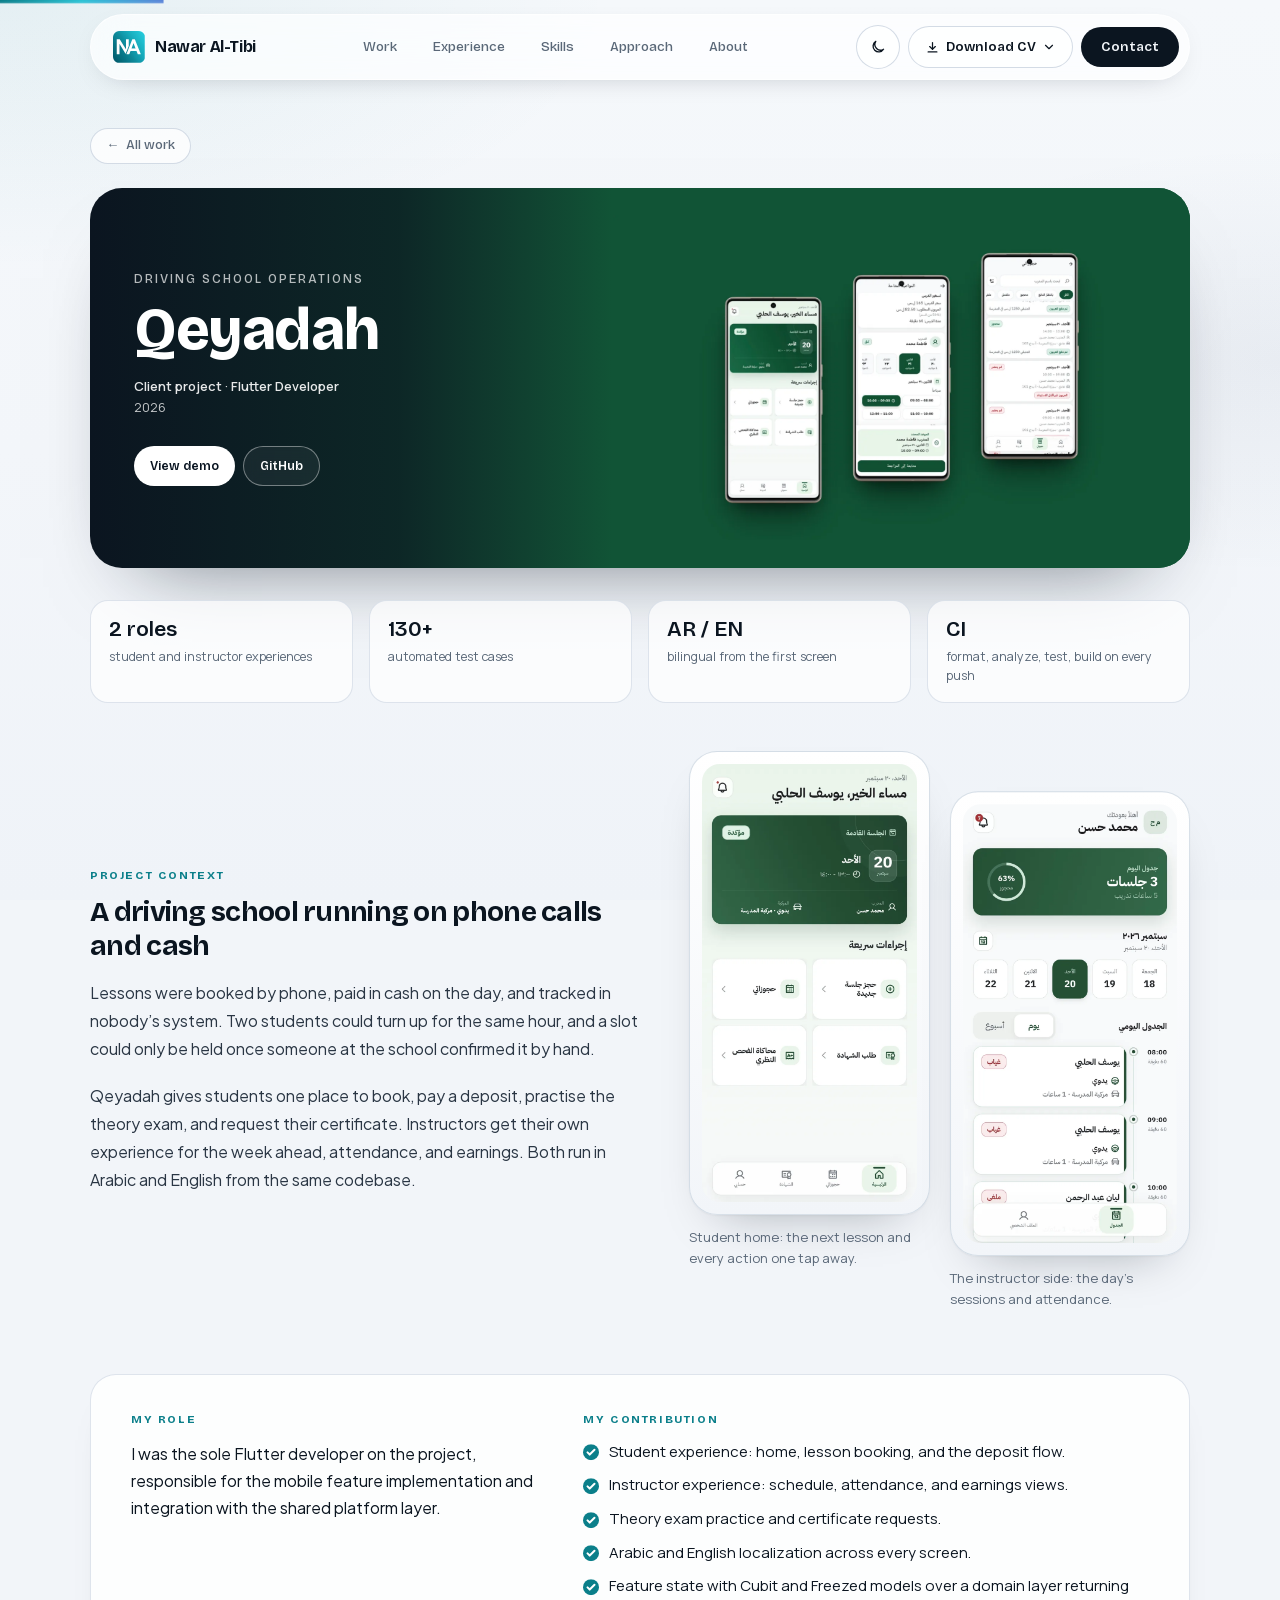
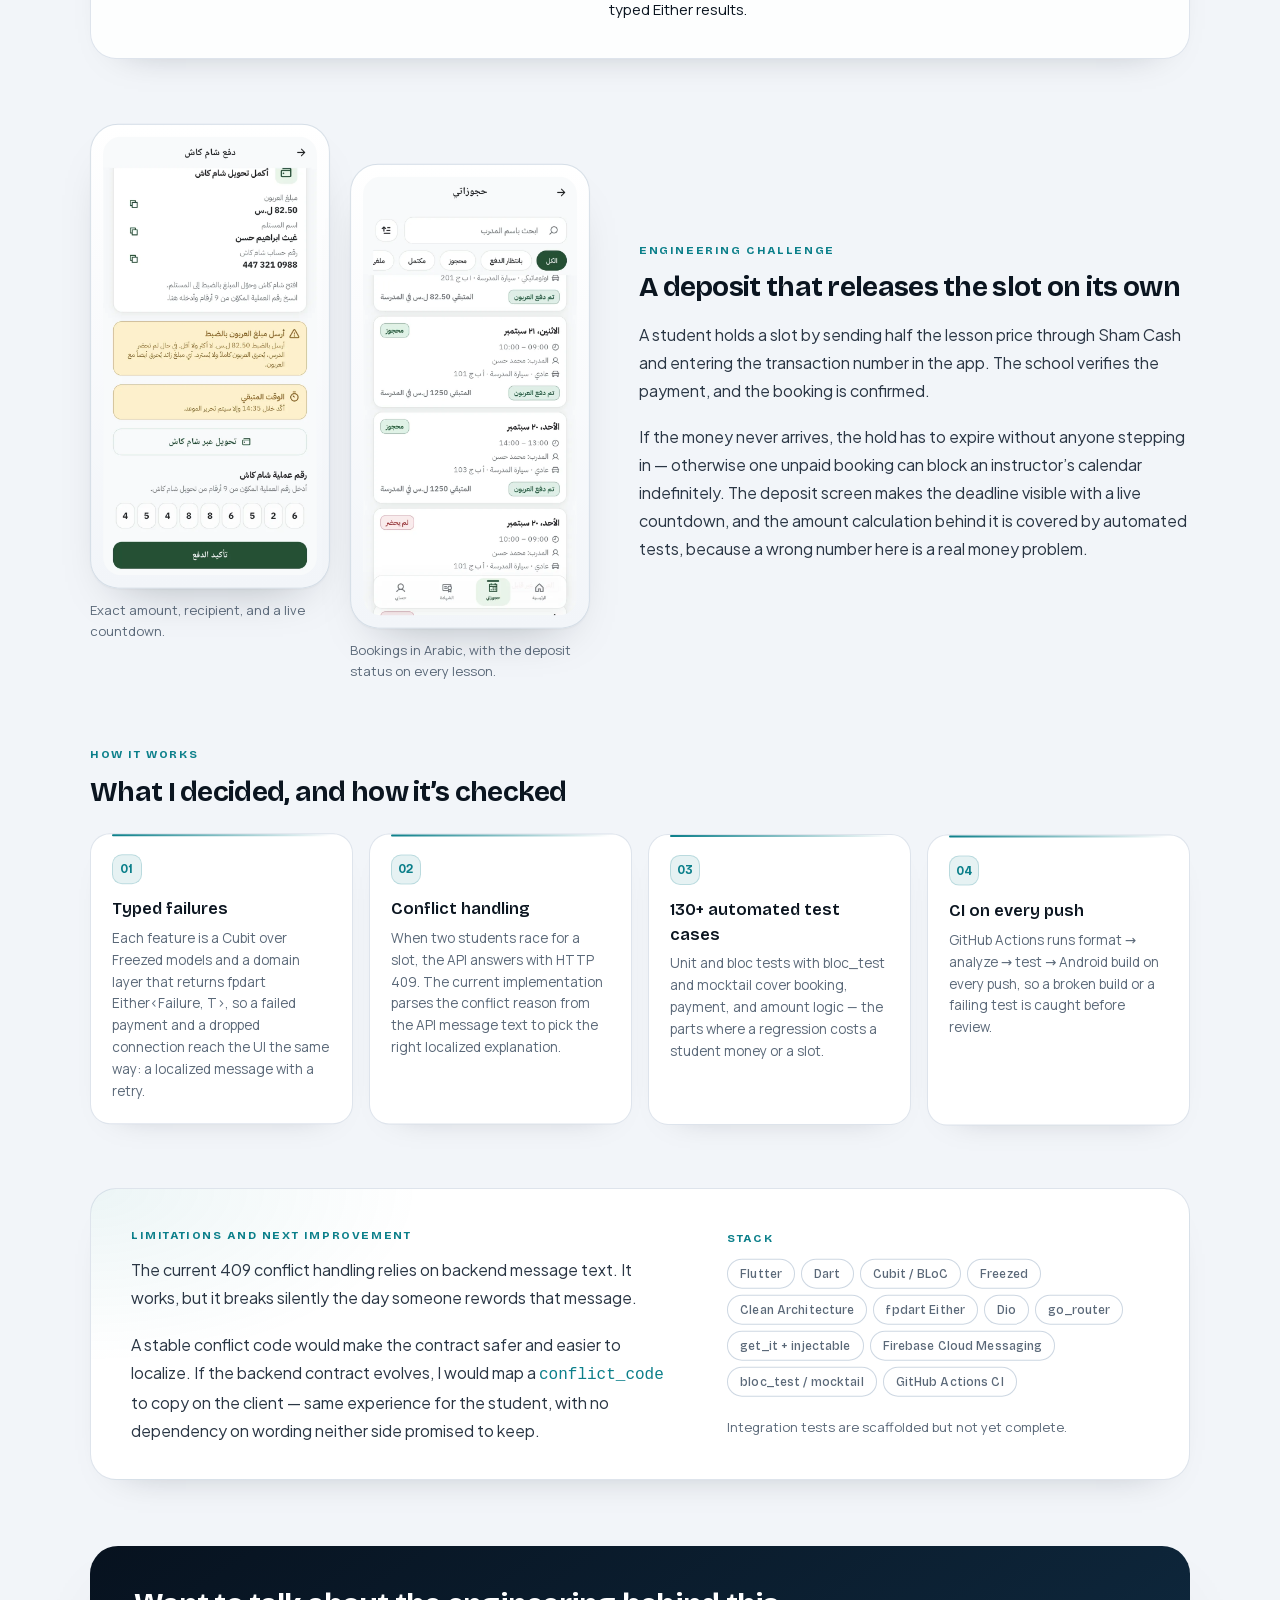
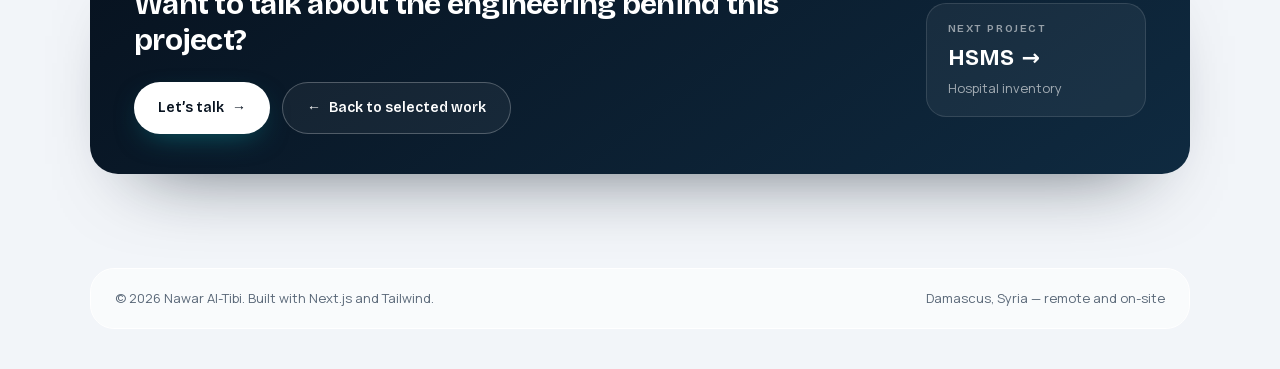
<file: work/qeyadah.html>
<!DOCTYPE html><html lang="en" class="__variable_b51245 __variable_1a5708 __variable_d2dc74"><head><meta charSet="utf-8"/><meta name="viewport" content="width=device-width, initial-scale=1"/><link rel="preload" as="image" href="/logo.png"/><link rel="preload" as="image" href="/images/mocks/qeyadah-hero.webp" fetchPriority="high"/><link rel="stylesheet" href="/_next/static/css/3d67ac85a1ac78b3.css" data-precedence="next"/><link rel="preload" as="script" fetchPriority="low" href="/_next/static/chunks/webpack-ec3eb4295bfee28e.js"/><script src="/_next/static/chunks/fd9d1056-00bb33a35b5f8051.js" async=""></script><script src="/_next/static/chunks/23-bde6ee79b5543bf7.js" async=""></script><script src="/_next/static/chunks/main-app-78b314929792a4a2.js" async=""></script><script src="/_next/static/chunks/960-a6cde1030df9e60b.js" async=""></script><script src="/_next/static/chunks/app/work/qeyadah/page-2a9f672ae5d7eba6.js" async=""></script><script src="/_next/static/chunks/976-f24f9240e311bf34.js" async=""></script><script src="/_next/static/chunks/734-d151cb2065d351ca.js" async=""></script><script src="/_next/static/chunks/app/layout-d5305fadc4de2d6d.js" async=""></script><meta name="theme-color" media="(prefers-color-scheme: light)" content="#f3f6fa"/><meta name="theme-color" media="(prefers-color-scheme: dark)" content="#080f17"/><title>Qeyadah — Flutter booking platform | Nawar Al-Tibi</title><meta name="description" content="Client Flutter project: driving school lesson booking with self-expiring deposit holds, Cubit/BLoC over Clean Architecture, 130+ automated test cases, and CI on every push."/><meta name="author" content="Nawar Al-Tibi"/><meta name="keywords" content="Flutter developer,Flutter developer Damascus,mobile app developer Syria,Clean Architecture Flutter,BLoC Cubit,Arabic RTL Flutter,React TypeScript,ASP.NET Core,full-stack developer"/><link rel="canonical" href="https://nawar-altibi.github.io/work/qeyadah"/><meta property="og:title" content="Qeyadah — Flutter booking platform | Nawar Al-Tibi"/><meta property="og:description" content="Client Flutter project: driving school lesson booking with self-expiring deposit holds, Cubit/BLoC over Clean Architecture, 130+ automated test cases, and CI on every push."/><meta property="og:url" content="https://nawar-altibi.github.io/work/qeyadah"/><meta property="og:site_name" content="Nawar Al-Tibi"/><meta property="og:locale" content="en_US"/><meta property="og:image" content="https://nawar-altibi.github.io/og-image.png"/><meta property="og:image:type" content="image/png"/><meta property="og:image:width" content="1200"/><meta property="og:image:height" content="630"/><meta property="og:image:alt" content="Nawar Al-Tibi — Flutter Developer · Software Engineer"/><meta property="og:type" content="article"/><meta name="twitter:card" content="summary_large_image"/><meta name="twitter:title" content="Qeyadah — Flutter booking platform | Nawar Al-Tibi"/><meta name="twitter:description" content="Client Flutter project: driving school lesson booking with self-expiring deposit holds, Cubit/BLoC over Clean Architecture, 130+ automated test cases, and CI on every push."/><meta name="twitter:image" content="https://nawar-altibi.github.io/og-image.png"/><link rel="icon" href="/favicon.ico" type="image/x-icon" sizes="16x16"/><link rel="icon" href="/icon.png?6d48b8c2577dffcd" type="image/png" sizes="512x512"/><link rel="apple-touch-icon" href="/apple-icon.png?3b875631c731bb97" type="image/png" sizes="180x180"/><script>(function(){try{var t=localStorage.getItem("theme");if(!t){t=window.matchMedia("(prefers-color-scheme: dark)").matches?"dark":"light"}if(t==="dark"){document.documentElement.classList.add("dark")}}catch(e){}})();</script><script type="application/ld+json">{"@context":"https://schema.org","@type":"Person","name":"Nawar Al-Tibi","jobTitle":"Flutter Developer","url":"https://nawar-altibi.github.io","email":"mailto:nawaraltibi14@gmail.com","address":{"@type":"PostalAddress","addressLocality":"Damascus","addressCountry":"SY"},"alumniOf":{"@type":"CollegeOrUniversity","name":"Damascus University"},"sameAs":["https://github.com/Nawar-Altibi","https://www.linkedin.com/in/nawar-al-tibi/","https://codeforces.com/profile/NawarAlTibi"]}</script><script src="/_next/static/chunks/polyfills-78c92fac7aa8fdd8.js" noModule=""></script></head><body class="font-body"><a href="#main" class="skip-link">Skip to content</a><div class="scroll-progress" aria-hidden="true" style="transform:scaleX(0)"></div><header class="site-nav"><div class="nav-pill flex items-center justify-between " style="opacity:0;transform:translateY(-24px)"><a aria-label="Nawar Al-Tibi, home" class="font-display font-bold text-[16px] tracking-tight text-fg flex items-center gap-2.5" href="/"><img src="/logo.png" alt="" width="32" height="32" class="w-8 h-8" aria-hidden="true"/><span class="hidden sm:inline">Nawar Al-Tibi</span></a><nav aria-label="Primary" class="hidden lg:flex items-center gap-1 font-display text-[13.5px] font-medium"><a class="relative rounded-full px-4 py-2 transition-colors duration-300 text-fgDim hover:text-fg" href="/#work"><span class="relative">Work</span></a><a class="relative rounded-full px-4 py-2 transition-colors duration-300 text-fgDim hover:text-fg" href="/#experience"><span class="relative">Experience</span></a><a class="relative rounded-full px-4 py-2 transition-colors duration-300 text-fgDim hover:text-fg" href="/#skills"><span class="relative">Skills</span></a><a class="relative rounded-full px-4 py-2 transition-colors duration-300 text-fgDim hover:text-fg" href="/#approach"><span class="relative">Approach</span></a><a class="relative rounded-full px-4 py-2 transition-colors duration-300 text-fgDim hover:text-fg" href="/#about"><span class="relative">About</span></a></nav><div class="flex items-center gap-2"><button type="button" class="theme-toggle " aria-label="Switch to dark mode" title="Switch to dark mode"><svg width="17" height="17" viewBox="0 0 24 24" fill="none" aria-hidden="true" class="theme-icon-sun"><circle cx="12" cy="12" r="4" stroke="currentColor" stroke-width="2"></circle><path d="M12 2v2m0 16v2M4.93 4.93l1.41 1.41m11.32 11.32l1.41 1.41M2 12h2m16 0h2M4.93 19.07l1.41-1.41m11.32-11.32l1.41-1.41" stroke="currentColor" stroke-width="2" stroke-linecap="round"></path></svg><svg width="16" height="16" viewBox="0 0 24 24" fill="none" aria-hidden="true" class="theme-icon-moon"><path d="M20.35 15.35A8.5 8.5 0 018.65 3.65 8.5 8.5 0 1020.35 15.35z" stroke="currentColor" stroke-width="2" stroke-linejoin="round"></path></svg></button><div class="relative hidden sm:block"><button type="button" class="inline-flex items-center gap-1.5 font-display text-[13.5px] font-semibold text-fg border border-edge/80 bg-plane1/70 rounded-full px-4 py-2.5 transition-all duration-300 hover:border-brass hover:text-brass" aria-expanded="false" aria-haspopup="menu" aria-controls="cv-menu"><svg width="15" height="15" viewBox="0 0 24 24" fill="none" aria-hidden="true"><path d="M12 4v11m0 0l-4.5-4.5M12 15l4.5-4.5M5 19h14" stroke="currentColor" stroke-width="2" stroke-linecap="round" stroke-linejoin="round"></path></svg>Download CV<svg width="14" height="14" viewBox="0 0 24 24" fill="none" aria-hidden="true" class="transition-transform duration-200 "><path d="M6 9l6 6 6-6" stroke="currentColor" stroke-width="2" stroke-linecap="round" stroke-linejoin="round"></path></svg></button></div><a class="hidden min-[400px]:inline-flex font-display text-[13.5px] font-semibold text-paper bg-fg rounded-full px-5 py-2.5 transition-all duration-300 hover:bg-brass hover:-translate-y-0.5" href="/#contact">Contact</a><button type="button" class="lg:hidden grid place-items-center w-11 h-11 rounded-full border border-edge/70 bg-plane1/70 text-fg" aria-label="Open menu" aria-expanded="false" aria-controls="mobile-nav"><svg width="18" height="18" viewBox="0 0 24 24" fill="none" aria-hidden="true"><path stroke="currentColor" stroke-width="2" stroke-linecap="round" d="M4 8H20"></path><path stroke="currentColor" stroke-width="2" stroke-linecap="round" d="M4 16H20"></path></svg></button></div></div></header><main id="main" tabindex="-1"><section class="wrap pt-28 sm:pt-32 pb-12"><div style="opacity:0;transform:translateY(10px)"><a class="back-link" href="/#work"><span aria-hidden="true">←</span> All work</a></div><div class="mt-6" style="opacity:0;transform:translateY(24px)"><div class="case-hero" style="--c:#115436"><div class="case-hero-text"><p class="font-display text-[12.5px] uppercase tracking-[0.16em] text-white/70 mb-3">Driving school operations</p><h1 class="font-display font-extrabold text-[clamp(34px,6vw,58px)] leading-[1.02] tracking-tight">Qeyadah</h1><div class="font-body text-[13px] text-white/75 leading-relaxed mt-4"><div class="font-semibold text-white/90">Client project · Flutter Developer</div><div>2026</div></div><div class="mt-7"><div class="flex flex-wrap gap-2"><a href="https://drive.google.com/drive/folders/1tnw-dmNj86ASDUnXP6s0VGAtSV2TkeCL" target="_blank" rel="noreferrer" class="inline-flex items-center min-h-[40px] font-display text-[12.5px] font-semibold rounded-full px-4 py-2 transition-all duration-300 hover:-translate-y-0.5 bg-white text-deep hover:bg-mist hover:shadow-[0_10px_24px_-12px_rgba(255,255,255,0.6)]" aria-label="View Qeyadah demo walkthrough (opens in a new tab)">View demo</a><a href="https://github.com/Nawar-Altibi/Qeyadah-Driving-School-Application" target="_blank" rel="noreferrer" class="inline-flex items-center min-h-[40px] font-display text-[12.5px] font-semibold rounded-full px-4 py-2 transition-all duration-300 hover:-translate-y-0.5 border border-white/40 text-white bg-white/5 backdrop-blur hover:border-white hover:bg-white/10" aria-label="Qeyadah on GitHub (opens in a new tab)">GitHub</a></div></div></div><div class="case-hero-media"><img src="/images/mocks/qeyadah-hero.webp" alt="Qeyadah app screens" fetchPriority="high"/></div></div></div><div class="grid grid-cols-2 sm:grid-cols-4 gap-3 sm:gap-4 pt-8"><div class="fact-card" style="opacity:0;transform:translateY(20px)"><p class="case-fact-value">2 roles</p><p class="font-body text-[12.5px] text-fgDim mt-1.5">student and instructor experiences</p></div><div class="fact-card" style="opacity:0;transform:translateY(20px)"><p class="case-fact-value">130+</p><p class="font-body text-[12.5px] text-fgDim mt-1.5">automated test cases</p></div><div class="fact-card" style="opacity:0;transform:translateY(20px)"><p class="case-fact-value">AR / EN</p><p class="font-body text-[12.5px] text-fgDim mt-1.5">bilingual from the first screen</p></div><div class="fact-card" style="opacity:0;transform:translateY(20px)"><p class="case-fact-value">CI</p><p class="font-body text-[12.5px] text-fgDim mt-1.5">format, analyze, test, build on every push</p></div></div></section><section class="wrap pb-14 md:pb-16"><div class="grid md:grid-cols-[1.1fr_1fr] gap-8 md:gap-12 items-center"><div class="" style="opacity:0;transform:translateY(24px)"><p class="case-eyebrow">Project context</p><h2 class="font-display font-bold text-[clamp(22px,2.6vw,28px)] leading-[1.2] tracking-tight text-fg mb-4">A driving school running on phone calls and cash</h2><div class="font-text text-[16px] leading-[1.75] text-fgFaint prose-body"><p>Lessons were booked by phone, paid in cash on the day, and tracked in nobody’s system. Two students could turn up for the same hour, and a slot could only be held once someone at the school confirmed it by hand.</p><p>Qeyadah gives students one place to book, pay a deposit, practise the theory exam, and request their certificate. Instructors get their own experience for the week ahead, attendance, and earnings. Both run in Arabic and English from the same codebase.</p></div></div><div class=" case-phones"><div class=""><figure style="opacity:0;transform:translateY(28px) scale(0.96)"><div class="device-frame"><img src="/images/qeyadah/student-home.webp" alt="Qeyadah student home with the next confirmed lesson and quick actions" loading="lazy"/></div><figcaption class="mt-3 text-[13px] text-fgDim font-body leading-relaxed">Student home: the next lesson and every action one tap away.</figcaption></figure></div><div class="case-phone-offset"><figure style="opacity:0;transform:translateY(28px) scale(0.96)"><div class="device-frame"><img src="/images/qeyadah/instructor-day.webp" alt="Qeyadah instructor day view with sessions and attendance status" loading="lazy"/></div><figcaption class="mt-3 text-[13px] text-fgDim font-body leading-relaxed">The instructor side: the day’s sessions and attendance.</figcaption></figure></div></div></div></section><section class="wrap pb-14 md:pb-16"><div class="case-overview"><div style="opacity:0;transform:translateY(24px)"><h2 class="case-eyebrow">My role</h2><div class="font-text text-[16px] leading-[1.7] text-fg prose-body"><p>I was the sole Flutter developer on the project, responsible for the mobile feature implementation and integration with the shared platform layer.</p></div></div><div style="opacity:0;transform:translateY(24px)"><h2 class="case-eyebrow">My contribution</h2><ul class="case-points"><li>Student experience: home, lesson booking, and the deposit flow.</li><li>Instructor experience: schedule, attendance, and earnings views.</li><li>Theory exam practice and certificate requests.</li><li>Arabic and English localization across every screen.</li><li>Feature state with Cubit and Freezed models over a domain layer returning typed Either results.</li></ul></div></div></section><section class="wrap pb-14 md:pb-16"><div class="grid md:grid-cols-[1fr_1.1fr] gap-8 md:gap-12 items-center"><div class="md:order-2" style="opacity:0;transform:translateY(24px)"><p class="case-eyebrow">Engineering challenge</p><h2 class="font-display font-bold text-[clamp(22px,2.6vw,28px)] leading-[1.2] tracking-tight text-fg mb-4">A deposit that releases the slot on its own</h2><div class="font-text text-[16px] leading-[1.75] text-fgFaint prose-body"><p>A student holds a slot by sending half the lesson price through Sham Cash and entering the transaction number in the app. The school verifies the payment, and the booking is confirmed.</p><p>If the money never arrives, the hold has to expire without anyone stepping in — otherwise one unpaid booking can block an instructor’s calendar indefinitely. The deposit screen makes the deadline visible with a live countdown, and the amount calculation behind it is covered by automated tests, because a wrong number here is a real money problem.</p></div></div><div class="md:order-1 case-phones"><div class=""><figure style="opacity:0;transform:translateY(28px) scale(0.96)"><div class="device-frame"><img src="/images/qeyadah/deposit-hold.webp" alt="Qeyadah Sham Cash deposit screen with amount, recipient, and a countdown" loading="lazy"/></div><figcaption class="mt-3 text-[13px] text-fgDim font-body leading-relaxed">Exact amount, recipient, and a live countdown.</figcaption></figure></div><div class="case-phone-offset"><figure style="opacity:0;transform:translateY(28px) scale(0.96)"><div class="device-frame"><img src="/images/qeyadah/bookings-ar.webp" alt="Qeyadah bookings list in Arabic showing lesson times, instructor, and deposit status" loading="lazy"/></div><figcaption class="mt-3 text-[13px] text-fgDim font-body leading-relaxed">Bookings in Arabic, with the deposit status on every lesson.</figcaption></figure></div></div></div></section><section class="wrap pb-14 md:pb-16"><div class="mb-6 max-w-[62ch]" style="opacity:0;transform:translateY(24px)"><p class="case-eyebrow">How it works</p><h2 class="font-display font-bold text-[clamp(22px,2.6vw,28px)] leading-[1.2] tracking-tight text-fg">What I decided, and how it’s checked</h2></div><div class="grid sm:grid-cols-2 lg:grid-cols-4 gap-4"><div class="flow-step" style="opacity:0;transform:translateY(24px)"><span class="flow-index" aria-hidden="true">0<!-- -->1</span><h3 class="font-display font-semibold text-[16.5px] text-fg mb-1.5">Typed failures</h3><p class="font-body text-[13.5px] leading-relaxed text-fgDim">Each feature is a Cubit over Freezed models and a domain layer that returns fpdart Either&lt;Failure, T&gt;, so a failed payment and a dropped connection reach the UI the same way: a localized message with a retry.</p></div><div class="flow-step" style="opacity:0;transform:translateY(24px)"><span class="flow-index" aria-hidden="true">0<!-- -->2</span><h3 class="font-display font-semibold text-[16.5px] text-fg mb-1.5">Conflict handling</h3><p class="font-body text-[13.5px] leading-relaxed text-fgDim">When two students race for a slot, the API answers with HTTP 409. The current implementation parses the conflict reason from the API message text to pick the right localized explanation.</p></div><div class="flow-step" style="opacity:0;transform:translateY(24px)"><span class="flow-index" aria-hidden="true">0<!-- -->3</span><h3 class="font-display font-semibold text-[16.5px] text-fg mb-1.5">130+ automated test cases</h3><p class="font-body text-[13.5px] leading-relaxed text-fgDim">Unit and bloc tests with bloc_test and mocktail cover booking, payment, and amount logic — the parts where a regression costs a student money or a slot.</p></div><div class="flow-step" style="opacity:0;transform:translateY(24px)"><span class="flow-index" aria-hidden="true">0<!-- -->4</span><h3 class="font-display font-semibold text-[16.5px] text-fg mb-1.5">CI on every push</h3><p class="font-body text-[13.5px] leading-relaxed text-fgDim">GitHub Actions runs format → analyze → test → Android build on every push, so a broken build or a failing test is caught before review.</p></div></div></section><section class="wrap pb-14 md:pb-16"><div class="case-close"><div style="opacity:0;transform:translateY(24px)"><h2 class="case-eyebrow">Limitations and next improvement</h2><div class="font-text text-[16px] leading-[1.75] text-fgFaint prose-body"><p>The current 409 conflict handling relies on backend message text. It works, but it breaks silently the day someone rewords that message.</p><p>A stable conflict code would make the contract safer and easier to localize. If the backend contract evolves, I would map a <code class="text-brass">conflict_code</code> <!-- -->to copy on the client — same experience for the student, with no dependency on wording neither side promised to keep.</p></div></div><div style="opacity:0;transform:translateY(24px)"><h3 class="case-eyebrow">Stack</h3><ul class="flex flex-wrap gap-1.5" aria-label="Stack"><li class="chip">Flutter</li><li class="chip">Dart</li><li class="chip">Cubit / BLoC</li><li class="chip">Freezed</li><li class="chip">Clean Architecture</li><li class="chip">fpdart Either</li><li class="chip">Dio</li><li class="chip">go_router</li><li class="chip">get_it + injectable</li><li class="chip">Firebase Cloud Messaging</li><li class="chip">bloc_test / mocktail</li><li class="chip">GitHub Actions CI</li></ul><p class="font-body text-[13px] leading-relaxed text-fgDim mt-5">Integration tests are scaffolded but not yet complete.</p></div></div></section><section class="wrap pb-20" aria-labelledby="case-cta-title"><div style="opacity:0;transform:translateY(24px)"><div class="case-cta"><div><h2 id="case-cta-title" class="font-display font-bold text-[clamp(22px,3vw,30px)] leading-[1.2] tracking-tight text-white">Want to talk about the engineering behind this project?</h2><div class="flex flex-wrap gap-3 mt-6"><a class="btn-primary !bg-white !text-deep hover:!bg-mist" href="/#contact">Let’s talk<!-- --> <span class="btn-arrow" aria-hidden="true">→</span></a><a class="btn-ghost !border-white/25 !text-white !bg-white/5 hover:!border-white/70 hover:!bg-white/10" href="/#work"><span aria-hidden="true">←</span> <!-- -->Back to selected work</a></div></div><a class="case-next" href="/work/hsms"><span class="font-display text-[11px] font-semibold uppercase tracking-[0.14em] text-white/55">Next project</span><span class="font-display font-bold text-[22px] text-white mt-1 flex items-center gap-2">HSMS<!-- --> <span class="case-link-arrow" aria-hidden="true">→</span></span><span class="font-body text-[13px] text-white/60 mt-1">Hospital inventory</span></a></div></div></section></main><footer class="mt-4"><div class="wrap pb-10"><div class="flex flex-col sm:flex-row sm:items-center sm:justify-between gap-4 rounded-[24px] bg-plane1/60 border border-plane1 px-6 py-5"><p class="font-body text-[13px] text-fgDim">© <!-- -->2026<!-- --> Nawar Al-Tibi. Built with Next.js and Tailwind.</p><p class="font-body text-[13px] text-fgDim">Damascus, Syria — remote and on-site</p></div></div></footer><script src="/_next/static/chunks/webpack-ec3eb4295bfee28e.js" async=""></script><script>(self.__next_f=self.__next_f||[]).push([0]);self.__next_f.push([2,null])</script><script>self.__next_f.push([1,"1:HL[\"/_next/static/css/3d67ac85a1ac78b3.css\",\"style\"]\n"])</script><script>self.__next_f.push([1,"2:I[5751,[],\"\"]\n4:I[4934,[\"960\",\"static/chunks/960-a6cde1030df9e60b.js\",\"474\",\"static/chunks/app/work/qeyadah/page-2a9f672ae5d7eba6.js\"],\"default\"]\n5:I[231,[\"960\",\"static/chunks/960-a6cde1030df9e60b.js\",\"474\",\"static/chunks/app/work/qeyadah/page-2a9f672ae5d7eba6.js\"],\"\"]\n6:I[3309,[\"960\",\"static/chunks/960-a6cde1030df9e60b.js\",\"474\",\"static/chunks/app/work/qeyadah/page-2a9f672ae5d7eba6.js\"],\"Stagger\"]\n7:I[3309,[\"960\",\"static/chunks/960-a6cde1030df9e60b.js\",\"474\",\"static/chunks/app/work/qeyadah/page-2a9f672ae5d7eba6.js\"],\"StaggerItem\"]\n8:I[5330,[\"960\",\"static/chunks/960-a6cde1030df9e60b.js\",\"474\",\"static/chunks/app/work/qeyadah/page-2a9f672ae5d7eba6.js\"],\"default\"]\n9:I[9275,[],\"\"]\na:I[1343,[],\"\"]\nb:I[6525,[\"960\",\"static/chunks/960-a6cde1030df9e60b.js\",\"976\",\"static/chunks/976-f24f9240e311bf34.js\",\"734\",\"static/chunks/734-d151cb2065d351ca.js\",\"185\",\"static/chunks/app/layout-d5305fadc4de2d6d.js\"],\"default\"]\nc:I[5702,[\"960\",\"static/chunks/960-a6cde1030df9e60b.js\",\"976\",\"static/chunks/976-f24f9240e311bf34.js\",\"734\",\"static/chunks/734-d151cb2065d351ca.js\",\"185\",\"static/chunks/app/layout-d5305fadc4de2d6d.js\"],\"default\"]\nd:I[6342,[\"960\",\"static/chunks/960-a6cde1030df9e60b.js\",\"976\",\"static/chunks/976-f24f9240e311bf34.js\",\"734\",\"static/chunks/734-d151cb2065d351ca.js\",\"185\",\"static/chunks/app/layout-d5305fadc4de2d6d.js\"],\"default\"]\ne:I[1026,[\"960\",\"static/chunks/960-a6cde1030df9e60b.js\",\"976\",\"static/chunks/976-f24f9240e311bf34.js\",\"734\",\"static/chunks/734-d151cb2065d351ca.js\",\"185\",\"static/chunks/app/layout-d5305fadc4de2d6d.js\"],\"default\"]\n10:I[6130,[],\"\"]\n11:[]\n"])</script><script>self.__next_f.push([1,"0:[[[\"$\",\"link\",\"0\",{\"rel\":\"stylesheet\",\"href\":\"/_next/static/css/3d67ac85a1ac78b3.css\",\"precedence\":\"next\",\"crossOrigin\":\"$undefined\"}]],[\"$\",\"$L2\",null,{\"buildId\":\"XkNfIzYaus4u22DZl7xXI\",\"assetPrefix\":\"\",\"initialCanonicalUrl\":\"/work/qeyadah\",\"initialTree\":[\"\",{\"children\":[\"work\",{\"children\":[\"qeyadah\",{\"children\":[\"__PAGE__\",{}]}]}]},\"$undefined\",\"$undefined\",true],\"initialSeedData\":[\"\",{\"children\":[\"work\",{\"children\":[\"qeyadah\",{\"children\":[\"__PAGE__\",{},[[\"$L3\",[[\"$\",\"section\",null,{\"className\":\"wrap pt-28 sm:pt-32 pb-12\",\"children\":[[\"$\",\"$L4\",null,{\"immediate\":true,\"y\":10,\"children\":[\"$\",\"$L5\",null,{\"href\":\"/#work\",\"className\":\"back-link\",\"children\":[[\"$\",\"span\",null,{\"aria-hidden\":\"true\",\"children\":\"←\"}],\" All work\"]}]}],[\"$\",\"$L4\",null,{\"immediate\":true,\"delay\":0.08,\"className\":\"mt-6\",\"children\":[\"$\",\"div\",null,{\"className\":\"case-hero\",\"style\":{\"--c\":\"#115436\"},\"children\":[[\"$\",\"div\",null,{\"className\":\"case-hero-text\",\"children\":[[\"$\",\"p\",null,{\"className\":\"font-display text-[12.5px] uppercase tracking-[0.16em] text-white/70 mb-3\",\"children\":\"Driving school operations\"}],[\"$\",\"h1\",null,{\"className\":\"font-display font-extrabold text-[clamp(34px,6vw,58px)] leading-[1.02] tracking-tight\",\"children\":\"Qeyadah\"}],[\"$\",\"div\",null,{\"className\":\"font-body text-[13px] text-white/75 leading-relaxed mt-4\",\"children\":[[\"$\",\"div\",null,{\"className\":\"font-semibold text-white/90\",\"children\":\"Client project · Flutter Developer\"}],[\"$\",\"div\",null,{\"children\":\"2026\"}]]}],[\"$\",\"div\",null,{\"className\":\"mt-7\",\"children\":[\"$\",\"div\",null,{\"className\":\"flex flex-wrap gap-2\",\"children\":[[\"$\",\"a\",null,{\"href\":\"https://drive.google.com/drive/folders/1tnw-dmNj86ASDUnXP6s0VGAtSV2TkeCL\",\"target\":\"_blank\",\"rel\":\"noreferrer\",\"className\":\"inline-flex items-center min-h-[40px] font-display text-[12.5px] font-semibold rounded-full px-4 py-2 transition-all duration-300 hover:-translate-y-0.5 bg-white text-deep hover:bg-mist hover:shadow-[0_10px_24px_-12px_rgba(255,255,255,0.6)]\",\"aria-label\":\"View Qeyadah demo walkthrough (opens in a new tab)\",\"children\":\"View demo\"}],[\"$\",\"a\",null,{\"href\":\"https://github.com/Nawar-Altibi/Qeyadah-Driving-School-Application\",\"target\":\"_blank\",\"rel\":\"noreferrer\",\"className\":\"inline-flex items-center min-h-[40px] font-display text-[12.5px] font-semibold rounded-full px-4 py-2 transition-all duration-300 hover:-translate-y-0.5 border border-white/40 text-white bg-white/5 backdrop-blur hover:border-white hover:bg-white/10\",\"aria-label\":\"Qeyadah on GitHub (opens in a new tab)\",\"children\":\"GitHub\"}]]}]}]]}],[\"$\",\"div\",null,{\"className\":\"case-hero-media\",\"children\":[\"$\",\"img\",null,{\"src\":\"/images/mocks/qeyadah-hero.webp\",\"alt\":\"Qeyadah app screens\",\"fetchPriority\":\"high\"}]}]]}]}],[\"$\",\"$L6\",null,{\"className\":\"grid grid-cols-2 sm:grid-cols-4 gap-3 sm:gap-4 pt-8\",\"delay\":0.3,\"children\":[[\"$\",\"$L7\",\"student and instructor experiences\",{\"className\":\"fact-card\",\"children\":[[\"$\",\"p\",null,{\"className\":\"case-fact-value\",\"children\":\"2 roles\"}],[\"$\",\"p\",null,{\"className\":\"font-body text-[12.5px] text-fgDim mt-1.5\",\"children\":\"student and instructor experiences\"}]]}],[\"$\",\"$L7\",\"automated test cases\",{\"className\":\"fact-card\",\"children\":[[\"$\",\"p\",null,{\"className\":\"case-fact-value\",\"children\":\"130+\"}],[\"$\",\"p\",null,{\"className\":\"font-body text-[12.5px] text-fgDim mt-1.5\",\"children\":\"automated test cases\"}]]}],[\"$\",\"$L7\",\"bilingual from the first screen\",{\"className\":\"fact-card\",\"children\":[[\"$\",\"p\",null,{\"className\":\"case-fact-value\",\"children\":\"AR / EN\"}],[\"$\",\"p\",null,{\"className\":\"font-body text-[12.5px] text-fgDim mt-1.5\",\"children\":\"bilingual from the first screen\"}]]}],[\"$\",\"$L7\",\"format, analyze, test, build on every push\",{\"className\":\"fact-card\",\"children\":[[\"$\",\"p\",null,{\"className\":\"case-fact-value\",\"children\":\"CI\"}],[\"$\",\"p\",null,{\"className\":\"font-body text-[12.5px] text-fgDim mt-1.5\",\"children\":\"format, analyze, test, build on every push\"}]]}]]}]]}],[\"$\",\"section\",null,{\"className\":\"wrap pb-14 md:pb-16\",\"children\":[\"$\",\"div\",null,{\"className\":\"grid md:grid-cols-[1.1fr_1fr] gap-8 md:gap-12 items-center\",\"children\":[[\"$\",\"$L4\",null,{\"className\":\"\",\"children\":[[\"$\",\"p\",null,{\"className\":\"case-eyebrow\",\"children\":\"Project context\"}],[\"$\",\"h2\",null,{\"className\":\"font-display font-bold text-[clamp(22px,2.6vw,28px)] leading-[1.2] tracking-tight text-fg mb-4\",\"children\":\"A driving school running on phone calls and cash\"}],[\"$\",\"div\",null,{\"className\":\"font-text text-[16px] leading-[1.75] text-fgFaint prose-body\",\"children\":[[\"$\",\"p\",null,{\"children\":\"Lessons were booked by phone, paid in cash on the day, and tracked in nobody’s system. Two students could turn up for the same hour, and a slot could only be held once someone at the school confirmed it by hand.\"}],[\"$\",\"p\",null,{\"children\":\"Qeyadah gives students one place to book, pay a deposit, practise the theory exam, and request their certificate. Instructors get their own experience for the week ahead, attendance, and earnings. Both run in Arabic and English from the same codebase.\"}]]}]]}],[\"$\",\"div\",null,{\"className\":\" case-phones\",\"children\":[[\"$\",\"div\",\"/images/qeyadah/student-home.webp\",{\"className\":\"\",\"children\":[\"$\",\"$L8\",null,{\"src\":\"/images/qeyadah/student-home.webp\",\"alt\":\"Qeyadah student home with the next confirmed lesson and quick actions\",\"caption\":\"Student home: the next lesson and every action one tap away.\",\"variant\":\"phone\",\"crop\":false}]}],[\"$\",\"div\",\"/images/qeyadah/instructor-day.webp\",{\"className\":\"case-phone-offset\",\"children\":[\"$\",\"$L8\",null,{\"src\":\"/images/qeyadah/instructor-day.webp\",\"alt\":\"Qeyadah instructor day view with sessions and attendance status\",\"caption\":\"The instructor side: the day’s sessions and attendance.\",\"variant\":\"phone\",\"crop\":false}]}]]}]]}]}],[\"$\",\"section\",null,{\"className\":\"wrap pb-14 md:pb-16\",\"children\":[\"$\",\"div\",null,{\"className\":\"case-overview\",\"children\":[[\"$\",\"$L4\",null,{\"children\":[[\"$\",\"h2\",null,{\"className\":\"case-eyebrow\",\"children\":\"My role\"}],[\"$\",\"div\",null,{\"className\":\"font-text text-[16px] leading-[1.7] text-fg prose-body\",\"children\":[\"$\",\"p\",null,{\"children\":\"I was the sole Flutter developer on the project, responsible for the mobile feature implementation and integration with the shared platform layer.\"}]}],\"$undefined\"]}],[\"$\",\"$L4\",null,{\"delay\":0.1,\"children\":[[\"$\",\"h2\",null,{\"className\":\"case-eyebrow\",\"children\":\"My contribution\"}],\"$undefined\",[\"$\",\"ul\",null,{\"className\":\"case-points\",\"children\":[[\"$\",\"li\",\"Student experience: home, lesson booking, and the deposit flow.\",{\"children\":\"Student experience: home, lesson booking, and the deposit flow.\"}],[\"$\",\"li\",\"Instructor experience: schedule, attendance, and earnings views.\",{\"children\":\"Instructor experience: schedule, attendance, and earnings views.\"}],[\"$\",\"li\",\"Theory exam practice and certificate requests.\",{\"children\":\"Theory exam practice and certificate requests.\"}],[\"$\",\"li\",\"Arabic and English localization across every screen.\",{\"children\":\"Arabic and English localization across every screen.\"}],[\"$\",\"li\",\"Feature state with Cubit and Freezed models over a domain layer returning typed Either results.\",{\"children\":\"Feature state with Cubit and Freezed models over a domain layer returning typed Either results.\"}]]}]]}]]}]}],[\"$\",\"section\",null,{\"className\":\"wrap pb-14 md:pb-16\",\"children\":[\"$\",\"div\",null,{\"className\":\"grid md:grid-cols-[1fr_1.1fr] gap-8 md:gap-12 items-center\",\"children\":[[\"$\",\"$L4\",null,{\"className\":\"md:order-2\",\"children\":[[\"$\",\"p\",null,{\"className\":\"case-eyebrow\",\"children\":\"Engineering challenge\"}],[\"$\",\"h2\",null,{\"className\":\"font-display font-bold text-[clamp(22px,2.6vw,28px)] leading-[1.2] tracking-tight text-fg mb-4\",\"children\":\"A deposit that releases the slot on its own\"}],[\"$\",\"div\",null,{\"className\":\"font-text text-[16px] leading-[1.75] text-fgFaint prose-body\",\"children\":[[\"$\",\"p\",null,{\"children\":\"A student holds a slot by sending half the lesson price through Sham Cash and entering the transaction number in the app. The school verifies the payment, and the booking is confirmed.\"}],[\"$\",\"p\",null,{\"children\":\"If the money never arrives, the hold has to expire without anyone stepping in — otherwise one unpaid booking can block an instructor’s calendar indefinitely. The deposit screen makes the deadline visible with a live countdown, and the amount calculation behind it is covered by automated tests, because a wrong number here is a real money problem.\"}]]}]]}],[\"$\",\"div\",null,{\"className\":\"md:order-1 case-phones\",\"children\":[[\"$\",\"div\",\"/images/qeyadah/deposit-hold.webp\",{\"className\":\"\",\"children\":[\"$\",\"$L8\",null,{\"src\":\"/images/qeyadah/deposit-hold.webp\",\"alt\":\"Qeyadah Sham Cash deposit screen with amount, recipient, and a countdown\",\"caption\":\"Exact amount, recipient, and a live countdown.\",\"variant\":\"phone\",\"crop\":false}]}],[\"$\",\"div\",\"/images/qeyadah/bookings-ar.webp\",{\"className\":\"case-phone-offset\",\"children\":[\"$\",\"$L8\",null,{\"src\":\"/images/qeyadah/bookings-ar.webp\",\"alt\":\"Qeyadah bookings list in Arabic showing lesson times, instructor, and deposit status\",\"caption\":\"Bookings in Arabic, with the deposit status on every lesson.\",\"variant\":\"phone\",\"crop\":false}]}]]}]]}]}],[\"$\",\"section\",null,{\"className\":\"wrap pb-14 md:pb-16\",\"children\":[[\"$\",\"$L4\",null,{\"className\":\"mb-6 max-w-[62ch]\",\"children\":[[\"$\",\"p\",null,{\"className\":\"case-eyebrow\",\"children\":\"How it works\"}],[\"$\",\"h2\",null,{\"className\":\"font-display font-bold text-[clamp(22px,2.6vw,28px)] leading-[1.2] tracking-tight text-fg\",\"children\":\"What I decided, and how it’s checked\"}]]}],[\"$\",\"div\",null,{\"className\":\"grid sm:grid-cols-2 lg:grid-cols-4 gap-4\",\"children\":[[\"$\",\"$L4\",\"Typed failures\",{\"delay\":0,\"className\":\"flow-step\",\"children\":[[\"$\",\"span\",null,{\"className\":\"flow-index\",\"aria-hidden\":\"true\",\"children\":[\"0\",1]}],[\"$\",\"h3\",null,{\"className\":\"font-display font-semibold text-[16.5px] text-fg mb-1.5\",\"children\":\"Typed failures\"}],[\"$\",\"p\",null,{\"className\":\"font-body text-[13.5px] leading-relaxed text-fgDim\",\"children\":\"Each feature is a Cubit over Freezed models and a domain layer that returns fpdart Either\u003cFailure, T\u003e, so a failed payment and a dropped connection reach the UI the same way: a localized message with a retry.\"}]]}],[\"$\",\"$L4\",\"Conflict handling\",{\"delay\":0.06,\"className\":\"flow-step\",\"children\":[[\"$\",\"span\",null,{\"className\":\"flow-index\",\"aria-hidden\":\"true\",\"children\":[\"0\",2]}],[\"$\",\"h3\",null,{\"className\":\"font-display font-semibold text-[16.5px] text-fg mb-1.5\",\"children\":\"Conflict handling\"}],[\"$\",\"p\",null,{\"className\":\"font-body text-[13.5px] leading-relaxed text-fgDim\",\"children\":\"When two students race for a slot, the API answers with HTTP 409. The current implementation parses the conflict reason from the API message text to pick the right localized explanation.\"}]]}],[\"$\",\"$L4\",\"130+ automated test cases\",{\"delay\":0.12,\"className\":\"flow-step\",\"children\":[[\"$\",\"span\",null,{\"className\":\"flow-index\",\"aria-hidden\":\"true\",\"children\":[\"0\",3]}],[\"$\",\"h3\",null,{\"className\":\"font-display font-semibold text-[16.5px] text-fg mb-1.5\",\"children\":\"130+ automated test cases\"}],[\"$\",\"p\",null,{\"className\":\"font-body text-[13.5px] leading-relaxed text-fgDim\",\"children\":\"Unit and bloc tests with bloc_test and mocktail cover booking, payment, and amount logic — the parts where a regression costs a student money or a slot.\"}]]}],[\"$\",\"$L4\",\"CI on every push\",{\"delay\":0.18,\"className\":\"flow-step\",\"children\":[[\"$\",\"span\",null,{\"className\":\"flow-index\",\"aria-hidden\":\"true\",\"children\":[\"0\",4]}],[\"$\",\"h3\",null,{\"className\":\"font-display font-semibold text-[16.5px] text-fg mb-1.5\",\"children\":\"CI on every push\"}],[\"$\",\"p\",null,{\"className\":\"font-body text-[13.5px] leading-relaxed text-fgDim\",\"children\":\"GitHub Actions runs format → analyze → test → Android build on every push, so a broken build or a failing test is caught before review.\"}]]}]]}]]}],[\"$\",\"section\",null,{\"className\":\"wrap pb-14 md:pb-16\",\"children\":[\"$\",\"div\",null,{\"className\":\"case-close\",\"children\":[[\"$\",\"$L4\",null,{\"children\":[[\"$\",\"h2\",null,{\"className\":\"case-eyebrow\",\"children\":\"Limitations and next improvement\"}],[\"$\",\"div\",null,{\"className\":\"font-text text-[16px] leading-[1.75] text-fgFaint prose-body\",\"children\":[[\"$\",\"p\",null,{\"children\":\"The current 409 conflict handling relies on backend message text. It works, but it breaks silently the day someone rewords that message.\"}],[\"$\",\"p\",null,{\"children\":[\"A stable conflict code would make the contract safer and easier to localize. If the backend contract evolves, I would map a \",[\"$\",\"code\",null,{\"className\":\"text-brass\",\"children\":\"conflict_code\"}],\" \",\"to copy on the client — same experience for the student, with no dependency on wording neither side promised to keep.\"]}]]}]]}],[\"$\",\"$L4\",null,{\"delay\":0.1,\"children\":[[\"$\",\"h3\",null,{\"className\":\"case-eyebrow\",\"children\":\"Stack\"}],[\"$\",\"ul\",null,{\"className\":\"flex flex-wrap gap-1.5\",\"aria-label\":\"Stack\",\"children\":[[\"$\",\"li\",\"Flutter\",{\"className\":\"chip\",\"children\":\"Flutter\"}],[\"$\",\"li\",\"Dart\",{\"className\":\"chip\",\"children\":\"Dart\"}],[\"$\",\"li\",\"Cubit / BLoC\",{\"className\":\"chip\",\"children\":\"Cubit / BLoC\"}],[\"$\",\"li\",\"Freezed\",{\"className\":\"chip\",\"children\":\"Freezed\"}],[\"$\",\"li\",\"Clean Architecture\",{\"className\":\"chip\",\"children\":\"Clean Architecture\"}],[\"$\",\"li\",\"fpdart Either\",{\"className\":\"chip\",\"children\":\"fpdart Either\"}],[\"$\",\"li\",\"Dio\",{\"className\":\"chip\",\"children\":\"Dio\"}],[\"$\",\"li\",\"go_router\",{\"className\":\"chip\",\"children\":\"go_router\"}],[\"$\",\"li\",\"get_it + injectable\",{\"className\":\"chip\",\"children\":\"get_it + injectable\"}],[\"$\",\"li\",\"Firebase Cloud Messaging\",{\"className\":\"chip\",\"children\":\"Firebase Cloud Messaging\"}],[\"$\",\"li\",\"bloc_test / mocktail\",{\"className\":\"chip\",\"children\":\"bloc_test / mocktail\"}],[\"$\",\"li\",\"GitHub Actions CI\",{\"className\":\"chip\",\"children\":\"GitHub Actions CI\"}]]}],[\"$\",\"p\",null,{\"className\":\"font-body text-[13px] leading-relaxed text-fgDim mt-5\",\"children\":\"Integration tests are scaffolded but not yet complete.\"}]]}]]}]}],[\"$\",\"section\",null,{\"className\":\"wrap pb-20\",\"aria-labelledby\":\"case-cta-title\",\"children\":[\"$\",\"$L4\",null,{\"children\":[\"$\",\"div\",null,{\"className\":\"case-cta\",\"children\":[[\"$\",\"div\",null,{\"children\":[[\"$\",\"h2\",null,{\"id\":\"case-cta-title\",\"className\":\"font-display font-bold text-[clamp(22px,3vw,30px)] leading-[1.2] tracking-tight text-white\",\"children\":\"Want to talk about the engineering behind this project?\"}],[\"$\",\"div\",null,{\"className\":\"flex flex-wrap gap-3 mt-6\",\"children\":[[\"$\",\"$L5\",null,{\"href\":\"/#contact\",\"className\":\"btn-primary !bg-white !text-deep hover:!bg-mist\",\"children\":[\"Let’s talk\",\" \",[\"$\",\"span\",null,{\"className\":\"btn-arrow\",\"aria-hidden\":\"true\",\"children\":\"→\"}]]}],[\"$\",\"$L5\",null,{\"href\":\"/#work\",\"className\":\"btn-ghost !border-white/25 !text-white !bg-white/5 hover:!border-white/70 hover:!bg-white/10\",\"children\":[[\"$\",\"span\",null,{\"aria-hidden\":\"true\",\"children\":\"←\"}],\" \",\"Back to selected work\"]}]]}]]}],[\"$\",\"$L5\",null,{\"href\":\"/work/hsms\",\"className\":\"case-next\",\"children\":[[\"$\",\"span\",null,{\"className\":\"font-display text-[11px] font-semibold uppercase tracking-[0.14em] text-white/55\",\"children\":\"Next project\"}],[\"$\",\"span\",null,{\"className\":\"font-display font-bold text-[22px] text-white mt-1 flex items-center gap-2\",\"children\":[\"HSMS\",\" \",[\"$\",\"span\",null,{\"className\":\"case-link-arrow\",\"aria-hidden\":\"true\",\"children\":\"→\"}]]}],[\"$\",\"span\",null,{\"className\":\"font-body text-[13px] text-white/60 mt-1\",\"children\":\"Hospital inventory\"}]]}]]}]}]}]]],null],null]},[\"$\",\"$L9\",null,{\"parallelRouterKey\":\"children\",\"segmentPath\":[\"children\",\"work\",\"children\",\"qeyadah\",\"children\"],\"error\":\"$undefined\",\"errorStyles\":\"$undefined\",\"errorScripts\":\"$undefined\",\"template\":[\"$\",\"$La\",null,{}],\"templateStyles\":\"$undefined\",\"templateScripts\":\"$undefined\",\"notFound\":\"$undefined\",\"notFoundStyles\":\"$undefined\",\"styles\":null}],null]},[\"$\",\"$L9\",null,{\"parallelRouterKey\":\"children\",\"segmentPath\":[\"children\",\"work\",\"children\"],\"error\":\"$undefined\",\"errorStyles\":\"$undefined\",\"errorScripts\":\"$undefined\",\"template\":[\"$\",\"$La\",null,{}],\"templateStyles\":\"$undefined\",\"templateScripts\":\"$undefined\",\"notFound\":\"$undefined\",\"notFoundStyles\":\"$undefined\",\"styles\":null}],null]},[[\"$\",\"html\",null,{\"lang\":\"en\",\"className\":\"__variable_b51245 __variable_1a5708 __variable_d2dc74\",\"suppressHydrationWarning\":true,\"children\":[[\"$\",\"head\",null,{\"children\":[[\"$\",\"script\",null,{\"dangerouslySetInnerHTML\":{\"__html\":\"(function(){try{var t=localStorage.getItem(\\\"theme\\\");if(!t){t=window.matchMedia(\\\"(prefers-color-scheme: dark)\\\").matches?\\\"dark\\\":\\\"light\\\"}if(t===\\\"dark\\\"){document.documentElement.classList.add(\\\"dark\\\")}}catch(e){}})();\"}}],[\"$\",\"script\",null,{\"type\":\"application/ld+json\",\"dangerouslySetInnerHTML\":{\"__html\":\"{\\\"@context\\\":\\\"https://schema.org\\\",\\\"@type\\\":\\\"Person\\\",\\\"name\\\":\\\"Nawar Al-Tibi\\\",\\\"jobTitle\\\":\\\"Flutter Developer\\\",\\\"url\\\":\\\"https://nawar-altibi.github.io\\\",\\\"email\\\":\\\"mailto:nawaraltibi14@gmail.com\\\",\\\"address\\\":{\\\"@type\\\":\\\"PostalAddress\\\",\\\"addressLocality\\\":\\\"Damascus\\\",\\\"addressCountry\\\":\\\"SY\\\"},\\\"alumniOf\\\":{\\\"@type\\\":\\\"CollegeOrUniversity\\\",\\\"name\\\":\\\"Damascus University\\\"},\\\"sameAs\\\":[\\\"https://github.com/Nawar-Altibi\\\",\\\"https://www.linkedin.com/in/nawar-al-tibi/\\\",\\\"https://codeforces.com/profile/NawarAlTibi\\\"]}\"}}]]}],[\"$\",\"body\",null,{\"className\":\"font-body\",\"children\":[[\"$\",\"a\",null,{\"href\":\"#main\",\"className\":\"skip-link\",\"children\":\"Skip to content\"}],[\"$\",\"$Lb\",null,{}],[\"$\",\"$Lc\",null,{}],[\"$\",\"$Ld\",null,{}],[\"$\",\"main\",null,{\"id\":\"main\",\"tabIndex\":-1,\"children\":[\"$\",\"$L9\",null,{\"parallelRouterKey\":\"children\",\"segmentPath\":[\"children\"],\"error\":\"$undefined\",\"errorStyles\":\"$undefined\",\"errorScripts\":\"$undefined\",\"template\":[\"$\",\"$La\",null,{}],\"templateStyles\":\"$undefined\",\"templateScripts\":\"$undefined\",\"notFound\":[[\"$\",\"title\",null,{\"children\":\"404: This page could not be found.\"}],[\"$\",\"div\",null,{\"style\":{\"fontFamily\":\"system-ui,\\\"Segoe UI\\\",Roboto,Helvetica,Arial,sans-serif,\\\"Apple Color Emoji\\\",\\\"Segoe UI Emoji\\\"\",\"height\":\"100vh\",\"textAlign\":\"center\",\"display\":\"flex\",\"flexDirection\":\"column\",\"alignItems\":\"center\",\"justifyContent\":\"center\"},\"children\":[\"$\",\"div\",null,{\"children\":[[\"$\",\"style\",null,{\"dangerouslySetInnerHTML\":{\"__html\":\"body{color:#000;background:#fff;margin:0}.next-error-h1{border-right:1px solid rgba(0,0,0,.3)}@media (prefers-color-scheme:dark){body{color:#fff;background:#000}.next-error-h1{border-right:1px solid rgba(255,255,255,.3)}}\"}}],[\"$\",\"h1\",null,{\"className\":\"next-error-h1\",\"style\":{\"display\":\"inline-block\",\"margin\":\"0 20px 0 0\",\"padding\":\"0 23px 0 0\",\"fontSize\":24,\"fontWeight\":500,\"verticalAlign\":\"top\",\"lineHeight\":\"49px\"},\"children\":\"404\"}],[\"$\",\"div\",null,{\"style\":{\"display\":\"inline-block\"},\"children\":[\"$\",\"h2\",null,{\"style\":{\"fontSize\":14,\"fontWeight\":400,\"lineHeight\":\"49px\",\"margin\":0},\"children\":\"This page could not be found.\"}]}]]}]}]],\"notFoundStyles\":[],\"styles\":null}]}],[\"$\",\"footer\",null,{\"className\":\"mt-4\",\"children\":[\"$\",\"div\",null,{\"className\":\"wrap pb-10\",\"children\":[\"$\",\"div\",null,{\"className\":\"flex flex-col sm:flex-row sm:items-center sm:justify-between gap-4 rounded-[24px] bg-plane1/60 border border-plane1 px-6 py-5\",\"children\":[[\"$\",\"p\",null,{\"className\":\"font-body text-[13px] text-fgDim\",\"children\":[\"© \",2026,\" Nawar Al-Tibi. Built with Next.js and Tailwind.\"]}],[\"$\",\"p\",null,{\"className\":\"font-body text-[13px] text-fgDim\",\"children\":\"Damascus, Syria — remote and on-site\"}]]}]}]}],[\"$\",\"$Le\",null,{}]]}]]}],null],null],\"couldBeIntercepted\":false,\"initialHead\":[null,\"$Lf\"],\"globalErrorComponent\":\"$10\",\"missingSlots\":\"$W11\"}]]\n"])</script><script>self.__next_f.push([1,"f:[[\"$\",\"meta\",\"0\",{\"name\":\"viewport\",\"content\":\"width=device-width, initial-scale=1\"}],[\"$\",\"meta\",\"1\",{\"name\":\"theme-color\",\"media\":\"(prefers-color-scheme: light)\",\"content\":\"#f3f6fa\"}],[\"$\",\"meta\",\"2\",{\"name\":\"theme-color\",\"media\":\"(prefers-color-scheme: dark)\",\"content\":\"#080f17\"}],[\"$\",\"meta\",\"3\",{\"charSet\":\"utf-8\"}],[\"$\",\"title\",\"4\",{\"children\":\"Qeyadah — Flutter booking platform | Nawar Al-Tibi\"}],[\"$\",\"meta\",\"5\",{\"name\":\"description\",\"content\":\"Client Flutter project: driving school lesson booking with self-expiring deposit holds, Cubit/BLoC over Clean Architecture, 130+ automated test cases, and CI on every push.\"}],[\"$\",\"meta\",\"6\",{\"name\":\"author\",\"content\":\"Nawar Al-Tibi\"}],[\"$\",\"meta\",\"7\",{\"name\":\"keywords\",\"content\":\"Flutter developer,Flutter developer Damascus,mobile app developer Syria,Clean Architecture Flutter,BLoC Cubit,Arabic RTL Flutter,React TypeScript,ASP.NET Core,full-stack developer\"}],[\"$\",\"link\",\"8\",{\"rel\":\"canonical\",\"href\":\"https://nawar-altibi.github.io/work/qeyadah\"}],[\"$\",\"meta\",\"9\",{\"property\":\"og:title\",\"content\":\"Qeyadah — Flutter booking platform | Nawar Al-Tibi\"}],[\"$\",\"meta\",\"10\",{\"property\":\"og:description\",\"content\":\"Client Flutter project: driving school lesson booking with self-expiring deposit holds, Cubit/BLoC over Clean Architecture, 130+ automated test cases, and CI on every push.\"}],[\"$\",\"meta\",\"11\",{\"property\":\"og:url\",\"content\":\"https://nawar-altibi.github.io/work/qeyadah\"}],[\"$\",\"meta\",\"12\",{\"property\":\"og:site_name\",\"content\":\"Nawar Al-Tibi\"}],[\"$\",\"meta\",\"13\",{\"property\":\"og:locale\",\"content\":\"en_US\"}],[\"$\",\"meta\",\"14\",{\"property\":\"og:image\",\"content\":\"https://nawar-altibi.github.io/og-image.png\"}],[\"$\",\"meta\",\"15\",{\"property\":\"og:image:type\",\"content\":\"image/png\"}],[\"$\",\"meta\",\"16\",{\"property\":\"og:image:width\",\"content\":\"1200\"}],[\"$\",\"meta\",\"17\",{\"property\":\"og:image:height\",\"content\":\"630\"}],[\"$\",\"meta\",\"18\",{\"property\":\"og:image:alt\",\"content\":\"Nawar Al-Tibi — Flutter Developer · Software Engineer\"}],[\"$\",\"meta\",\"19\",{\"property\":\"og:type\",\"content\":\"article\"}],[\"$\",\"meta\",\"20\",{\"name\":\"twitter:card\",\"content\":\"summary_large_image\"}],[\"$\",\"meta\",\"21\",{\"name\":\"twitter:title\",\"content\":\"Qeyadah — Flutter booking platform | Nawar Al-Tibi\"}],[\"$\",\"meta\",\"22\",{\"name\":\"twitter:description\",\"content\":\"Client Flutter project: driving school lesson booking with self-expiring deposit holds, Cubit/BLoC over Clean Architecture, 130+ automated test cases, and CI on every push.\"}],[\"$\",\"meta\",\"23\",{\"name\":\"twitter:image\",\"content\":\"https://nawar-altibi.github.io/og-image.png\"}],[\"$\",\"link\",\"24\",{\"rel\":\"icon\",\"href\":\"/favicon.ico\",\"type\":\"image/x-icon\",\"sizes\":\"16x16\"}],[\"$\",\"link\",\"25\",{\"rel\":\"icon\",\"href\":\"/icon.png?6d48b8c2577dffcd\",\"type\":\"image/png\",\"sizes\":\"512x512\"}],[\"$\",\"link\",\"26\",{\"rel\":\"apple-touch-icon\",\"href\":\"/apple-icon.png?3b875631c731bb97\",\"type\":\"image/png\",\"sizes\":\"180x180\"}]]\n"])</script><script>self.__next_f.push([1,"3:null\n"])</script></body></html>
</file>
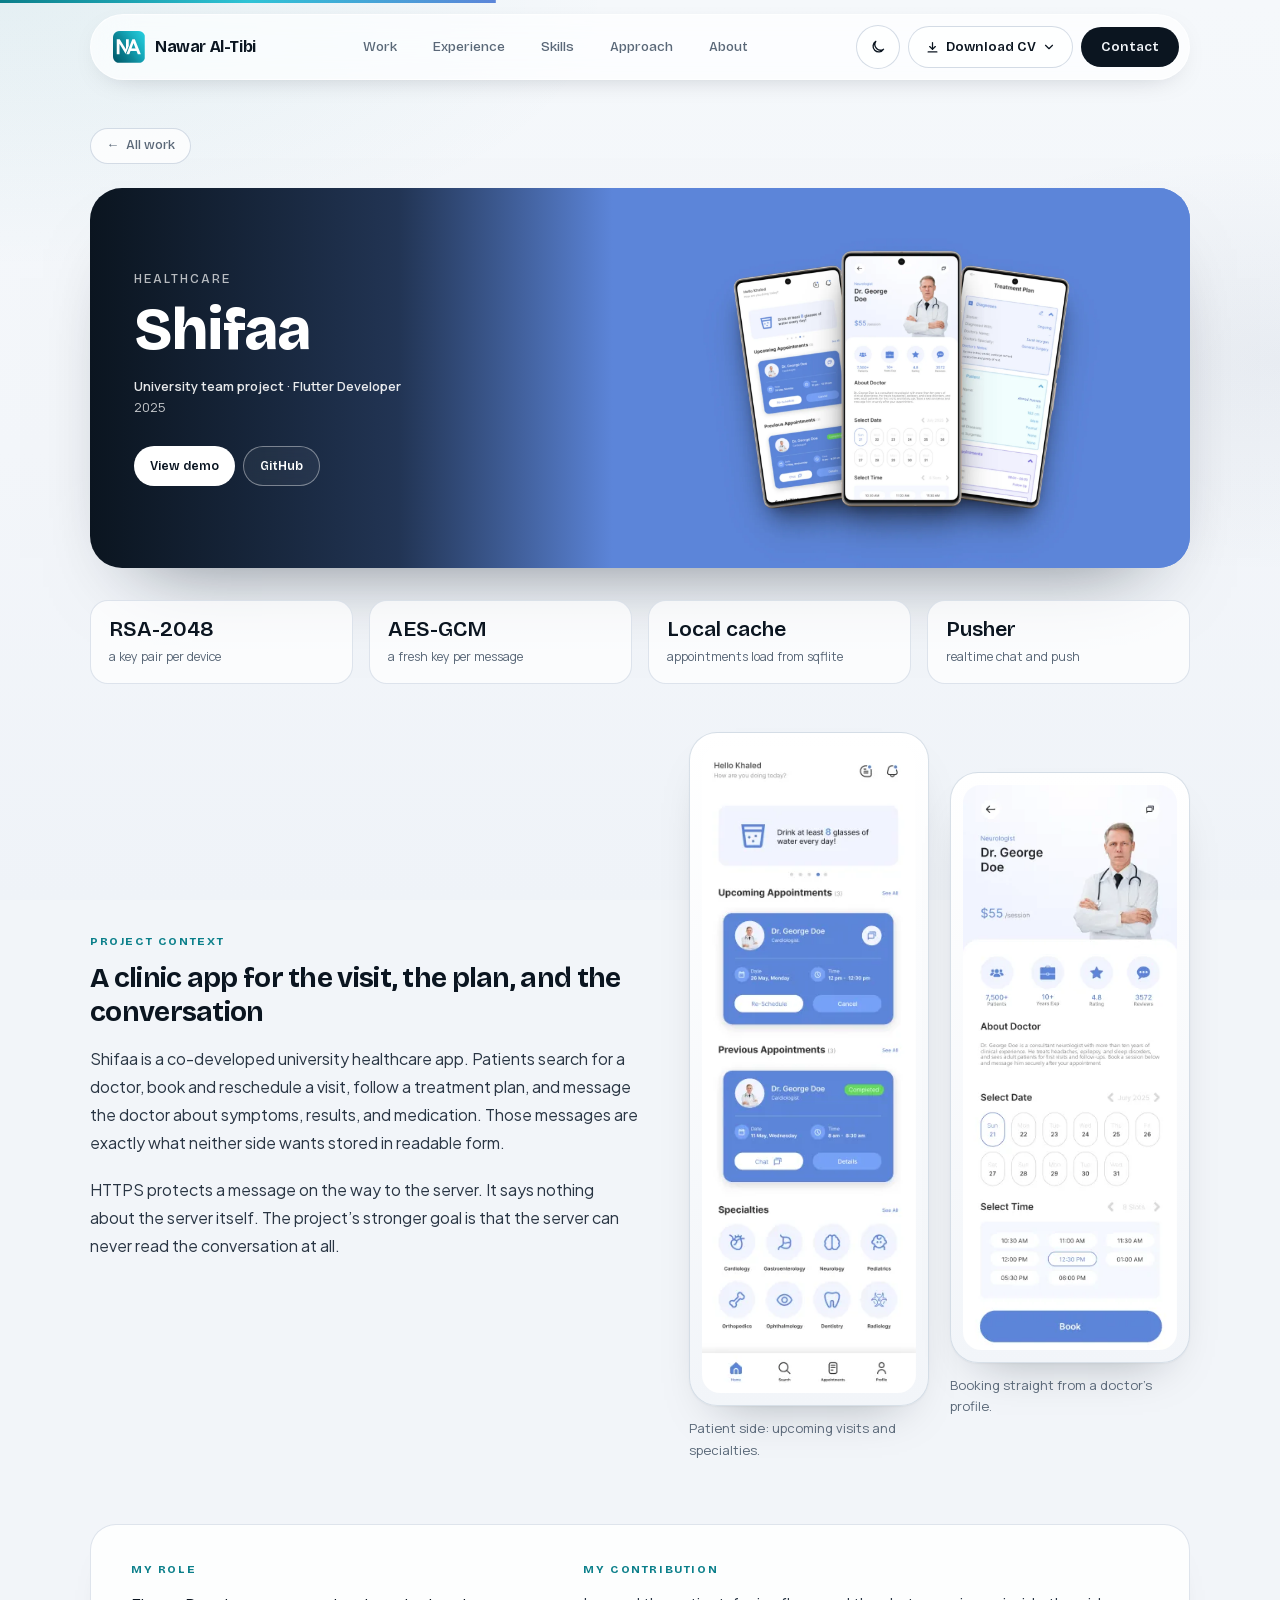
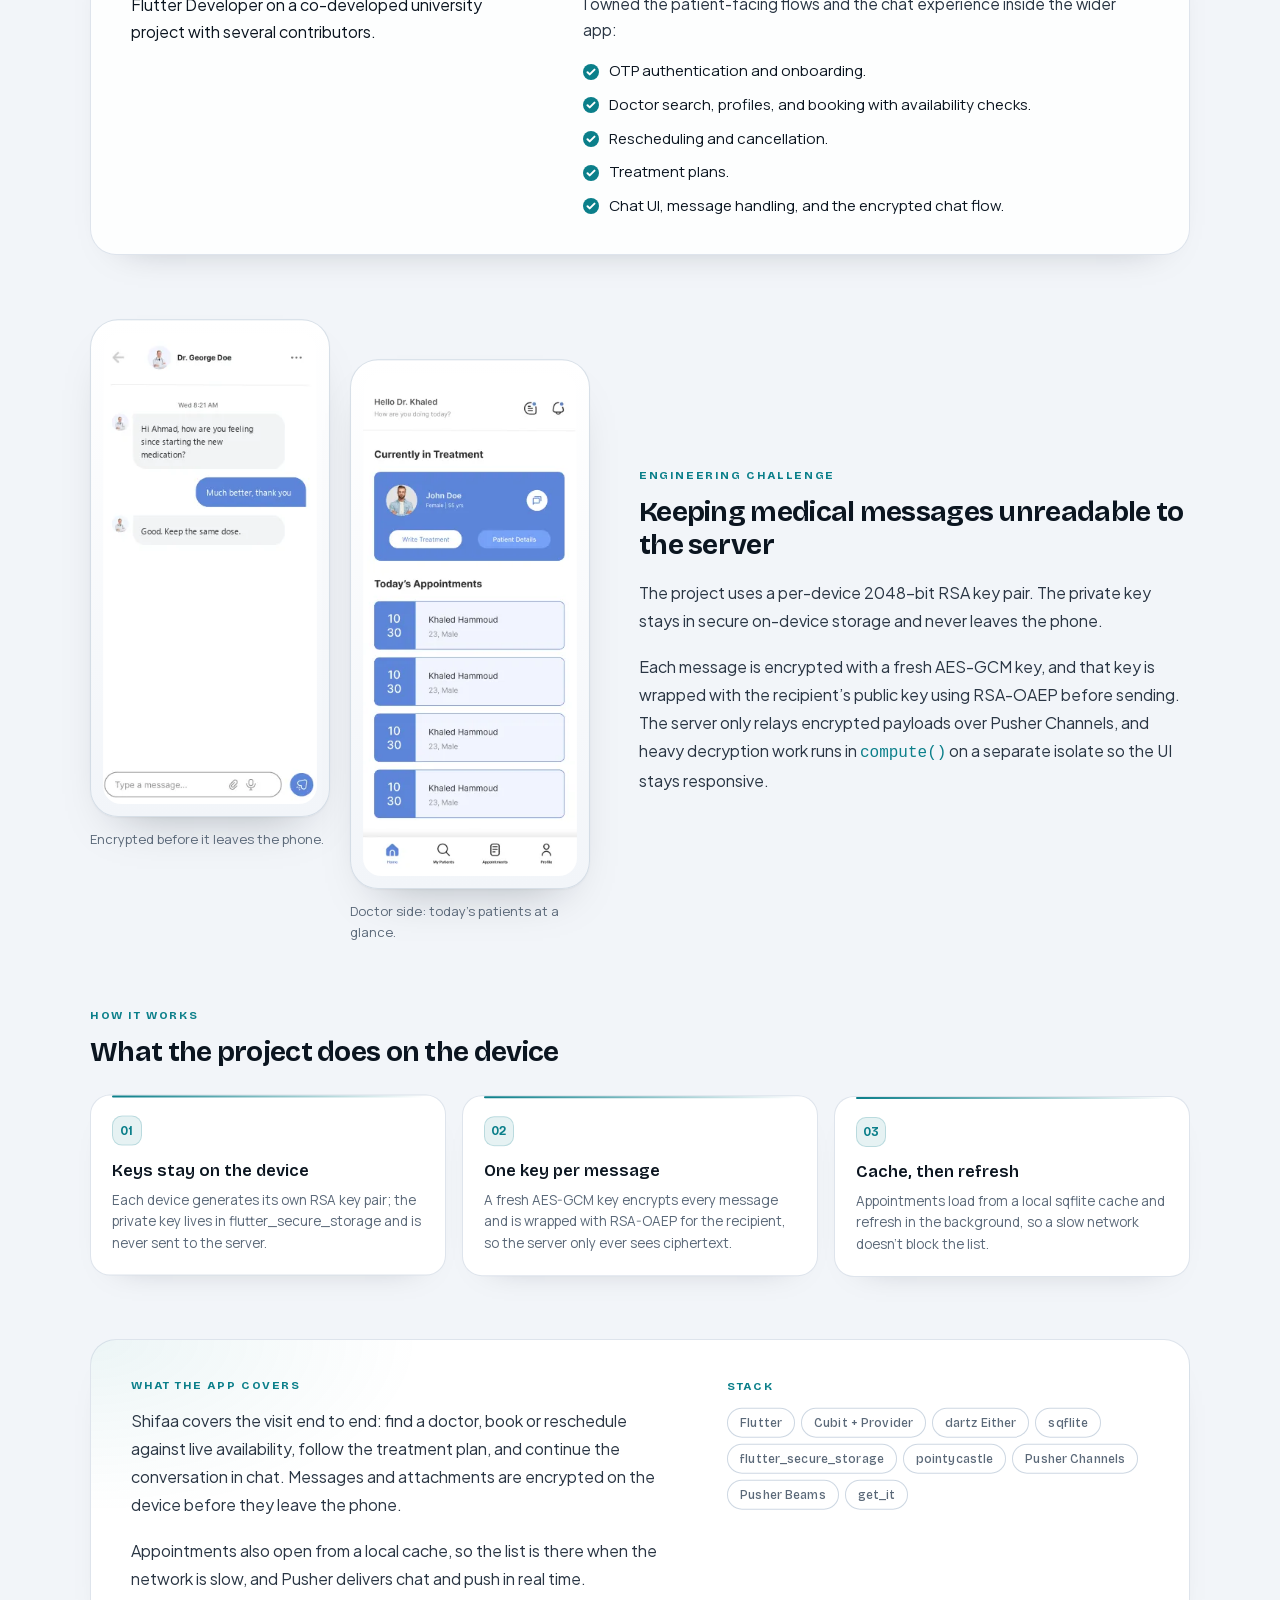
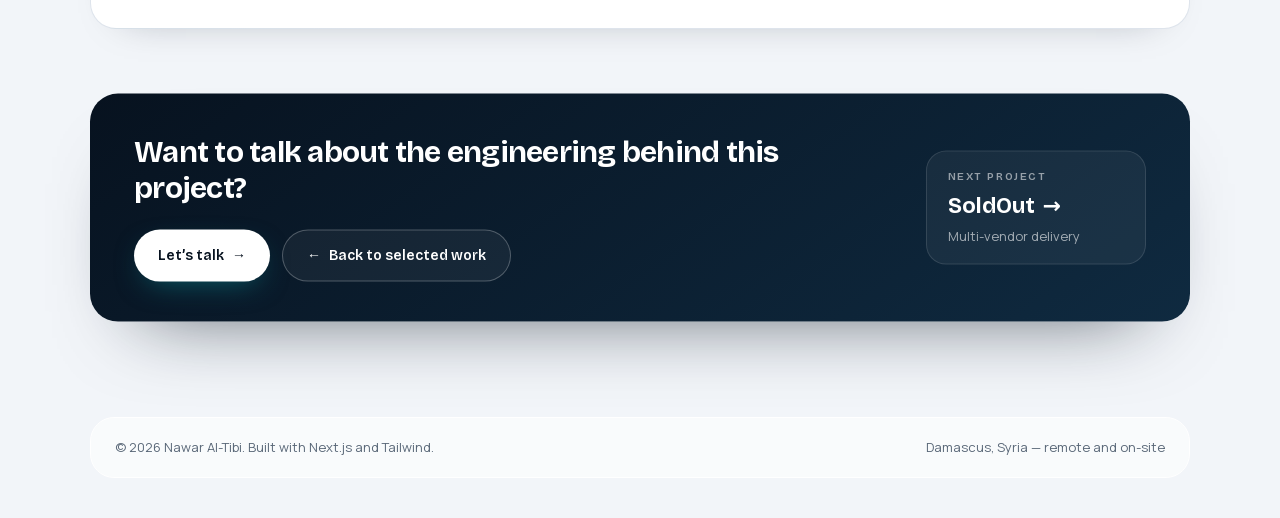
<file: work/shifaa.html>
<!DOCTYPE html><html lang="en" class="__variable_b51245 __variable_1a5708 __variable_d2dc74"><head><meta charSet="utf-8"/><meta name="viewport" content="width=device-width, initial-scale=1"/><link rel="preload" as="image" href="/logo.png"/><link rel="preload" as="image" href="/images/mocks/shifaa-hero.webp" fetchPriority="high"/><link rel="stylesheet" href="/_next/static/css/3d67ac85a1ac78b3.css" data-precedence="next"/><link rel="preload" as="script" fetchPriority="low" href="/_next/static/chunks/webpack-ec3eb4295bfee28e.js"/><script src="/_next/static/chunks/fd9d1056-00bb33a35b5f8051.js" async=""></script><script src="/_next/static/chunks/23-bde6ee79b5543bf7.js" async=""></script><script src="/_next/static/chunks/main-app-78b314929792a4a2.js" async=""></script><script src="/_next/static/chunks/960-a6cde1030df9e60b.js" async=""></script><script src="/_next/static/chunks/app/work/shifaa/page-0daef2cb9d79dbe0.js" async=""></script><script src="/_next/static/chunks/976-f24f9240e311bf34.js" async=""></script><script src="/_next/static/chunks/734-d151cb2065d351ca.js" async=""></script><script src="/_next/static/chunks/app/layout-d5305fadc4de2d6d.js" async=""></script><meta name="theme-color" media="(prefers-color-scheme: light)" content="#f3f6fa"/><meta name="theme-color" media="(prefers-color-scheme: dark)" content="#080f17"/><title>Shifaa — Healthcare app for doctors and patients | Nawar Al-Tibi</title><meta name="description" content="Co-developed university healthcare app: doctor search, booking and rescheduling, treatment plans, and doctor–patient chat encrypted on the device with RSA-OAEP and AES-GCM."/><meta name="author" content="Nawar Al-Tibi"/><meta name="keywords" content="Flutter developer,Flutter developer Damascus,mobile app developer Syria,Clean Architecture Flutter,BLoC Cubit,Arabic RTL Flutter,React TypeScript,ASP.NET Core,full-stack developer"/><link rel="canonical" href="https://nawar-altibi.github.io/work/shifaa"/><meta property="og:title" content="Shifaa — Healthcare app for doctors and patients | Nawar Al-Tibi"/><meta property="og:description" content="Co-developed university healthcare app: doctor search, booking and rescheduling, treatment plans, and doctor–patient chat encrypted on the device with RSA-OAEP and AES-GCM."/><meta property="og:url" content="https://nawar-altibi.github.io/work/shifaa"/><meta property="og:site_name" content="Nawar Al-Tibi"/><meta property="og:locale" content="en_US"/><meta property="og:image" content="https://nawar-altibi.github.io/og-image.png"/><meta property="og:image:type" content="image/png"/><meta property="og:image:width" content="1200"/><meta property="og:image:height" content="630"/><meta property="og:image:alt" content="Nawar Al-Tibi — Flutter Developer · Software Engineer"/><meta property="og:type" content="article"/><meta name="twitter:card" content="summary_large_image"/><meta name="twitter:title" content="Shifaa — Healthcare app for doctors and patients | Nawar Al-Tibi"/><meta name="twitter:description" content="Co-developed university healthcare app: doctor search, booking and rescheduling, treatment plans, and doctor–patient chat encrypted on the device with RSA-OAEP and AES-GCM."/><meta name="twitter:image" content="https://nawar-altibi.github.io/og-image.png"/><link rel="icon" href="/favicon.ico" type="image/x-icon" sizes="16x16"/><link rel="icon" href="/icon.png?6d48b8c2577dffcd" type="image/png" sizes="512x512"/><link rel="apple-touch-icon" href="/apple-icon.png?3b875631c731bb97" type="image/png" sizes="180x180"/><script>(function(){try{var t=localStorage.getItem("theme");if(!t){t=window.matchMedia("(prefers-color-scheme: dark)").matches?"dark":"light"}if(t==="dark"){document.documentElement.classList.add("dark")}}catch(e){}})();</script><script type="application/ld+json">{"@context":"https://schema.org","@type":"Person","name":"Nawar Al-Tibi","jobTitle":"Flutter Developer","url":"https://nawar-altibi.github.io","email":"mailto:nawaraltibi14@gmail.com","address":{"@type":"PostalAddress","addressLocality":"Damascus","addressCountry":"SY"},"alumniOf":{"@type":"CollegeOrUniversity","name":"Damascus University"},"sameAs":["https://github.com/Nawar-Altibi","https://www.linkedin.com/in/nawar-al-tibi/","https://codeforces.com/profile/NawarAlTibi"]}</script><script src="/_next/static/chunks/polyfills-78c92fac7aa8fdd8.js" noModule=""></script></head><body class="font-body"><a href="#main" class="skip-link">Skip to content</a><div class="scroll-progress" aria-hidden="true" style="transform:scaleX(0)"></div><header class="site-nav"><div class="nav-pill flex items-center justify-between " style="opacity:0;transform:translateY(-24px)"><a aria-label="Nawar Al-Tibi, home" class="font-display font-bold text-[16px] tracking-tight text-fg flex items-center gap-2.5" href="/"><img src="/logo.png" alt="" width="32" height="32" class="w-8 h-8" aria-hidden="true"/><span class="hidden sm:inline">Nawar Al-Tibi</span></a><nav aria-label="Primary" class="hidden lg:flex items-center gap-1 font-display text-[13.5px] font-medium"><a class="relative rounded-full px-4 py-2 transition-colors duration-300 text-fgDim hover:text-fg" href="/#work"><span class="relative">Work</span></a><a class="relative rounded-full px-4 py-2 transition-colors duration-300 text-fgDim hover:text-fg" href="/#experience"><span class="relative">Experience</span></a><a class="relative rounded-full px-4 py-2 transition-colors duration-300 text-fgDim hover:text-fg" href="/#skills"><span class="relative">Skills</span></a><a class="relative rounded-full px-4 py-2 transition-colors duration-300 text-fgDim hover:text-fg" href="/#approach"><span class="relative">Approach</span></a><a class="relative rounded-full px-4 py-2 transition-colors duration-300 text-fgDim hover:text-fg" href="/#about"><span class="relative">About</span></a></nav><div class="flex items-center gap-2"><button type="button" class="theme-toggle " aria-label="Switch to dark mode" title="Switch to dark mode"><svg width="17" height="17" viewBox="0 0 24 24" fill="none" aria-hidden="true" class="theme-icon-sun"><circle cx="12" cy="12" r="4" stroke="currentColor" stroke-width="2"></circle><path d="M12 2v2m0 16v2M4.93 4.93l1.41 1.41m11.32 11.32l1.41 1.41M2 12h2m16 0h2M4.93 19.07l1.41-1.41m11.32-11.32l1.41-1.41" stroke="currentColor" stroke-width="2" stroke-linecap="round"></path></svg><svg width="16" height="16" viewBox="0 0 24 24" fill="none" aria-hidden="true" class="theme-icon-moon"><path d="M20.35 15.35A8.5 8.5 0 018.65 3.65 8.5 8.5 0 1020.35 15.35z" stroke="currentColor" stroke-width="2" stroke-linejoin="round"></path></svg></button><div class="relative hidden sm:block"><button type="button" class="inline-flex items-center gap-1.5 font-display text-[13.5px] font-semibold text-fg border border-edge/80 bg-plane1/70 rounded-full px-4 py-2.5 transition-all duration-300 hover:border-brass hover:text-brass" aria-expanded="false" aria-haspopup="menu" aria-controls="cv-menu"><svg width="15" height="15" viewBox="0 0 24 24" fill="none" aria-hidden="true"><path d="M12 4v11m0 0l-4.5-4.5M12 15l4.5-4.5M5 19h14" stroke="currentColor" stroke-width="2" stroke-linecap="round" stroke-linejoin="round"></path></svg>Download CV<svg width="14" height="14" viewBox="0 0 24 24" fill="none" aria-hidden="true" class="transition-transform duration-200 "><path d="M6 9l6 6 6-6" stroke="currentColor" stroke-width="2" stroke-linecap="round" stroke-linejoin="round"></path></svg></button></div><a class="hidden min-[400px]:inline-flex font-display text-[13.5px] font-semibold text-paper bg-fg rounded-full px-5 py-2.5 transition-all duration-300 hover:bg-brass hover:-translate-y-0.5" href="/#contact">Contact</a><button type="button" class="lg:hidden grid place-items-center w-11 h-11 rounded-full border border-edge/70 bg-plane1/70 text-fg" aria-label="Open menu" aria-expanded="false" aria-controls="mobile-nav"><svg width="18" height="18" viewBox="0 0 24 24" fill="none" aria-hidden="true"><path stroke="currentColor" stroke-width="2" stroke-linecap="round" d="M4 8H20"></path><path stroke="currentColor" stroke-width="2" stroke-linecap="round" d="M4 16H20"></path></svg></button></div></div></header><main id="main" tabindex="-1"><section class="wrap pt-28 sm:pt-32 pb-12"><div style="opacity:0;transform:translateY(10px)"><a class="back-link" href="/#work"><span aria-hidden="true">←</span> All work</a></div><div class="mt-6" style="opacity:0;transform:translateY(24px)"><div class="case-hero" style="--c:#5C85D9"><div class="case-hero-text"><p class="font-display text-[12.5px] uppercase tracking-[0.16em] text-white/70 mb-3">Healthcare</p><h1 class="font-display font-extrabold text-[clamp(34px,6vw,58px)] leading-[1.02] tracking-tight">Shifaa</h1><div class="font-body text-[13px] text-white/75 leading-relaxed mt-4"><div class="font-semibold text-white/90">University team project · Flutter Developer</div><div>2025</div></div><div class="mt-7"><div class="flex flex-wrap gap-2"><a href="https://drive.google.com/drive/folders/1Gfv_WbQZsoUSJHVGArGnASADTvwyVOrY" target="_blank" rel="noreferrer" class="inline-flex items-center min-h-[40px] font-display text-[12.5px] font-semibold rounded-full px-4 py-2 transition-all duration-300 hover:-translate-y-0.5 bg-white text-deep hover:bg-mist hover:shadow-[0_10px_24px_-12px_rgba(255,255,255,0.6)]" aria-label="View Shifaa demo walkthrough (opens in a new tab)">View demo</a><a href="https://github.com/Nawar-Altibi/Shifaa" target="_blank" rel="noreferrer" class="inline-flex items-center min-h-[40px] font-display text-[12.5px] font-semibold rounded-full px-4 py-2 transition-all duration-300 hover:-translate-y-0.5 border border-white/40 text-white bg-white/5 backdrop-blur hover:border-white hover:bg-white/10" aria-label="Shifaa on GitHub (opens in a new tab)">GitHub</a></div></div></div><div class="case-hero-media"><img src="/images/mocks/shifaa-hero.webp" alt="Shifaa app screens" fetchPriority="high"/></div></div></div><div class="grid grid-cols-2 sm:grid-cols-4 gap-3 sm:gap-4 pt-8"><div class="fact-card" style="opacity:0;transform:translateY(20px)"><p class="case-fact-value">RSA-2048</p><p class="font-body text-[12.5px] text-fgDim mt-1.5">a key pair per device</p></div><div class="fact-card" style="opacity:0;transform:translateY(20px)"><p class="case-fact-value">AES-GCM</p><p class="font-body text-[12.5px] text-fgDim mt-1.5">a fresh key per message</p></div><div class="fact-card" style="opacity:0;transform:translateY(20px)"><p class="case-fact-value">Local cache</p><p class="font-body text-[12.5px] text-fgDim mt-1.5">appointments load from sqflite</p></div><div class="fact-card" style="opacity:0;transform:translateY(20px)"><p class="case-fact-value">Pusher</p><p class="font-body text-[12.5px] text-fgDim mt-1.5">realtime chat and push</p></div></div></section><section class="wrap pb-14 md:pb-16"><div class="grid md:grid-cols-[1.1fr_1fr] gap-8 md:gap-12 items-center"><div class="" style="opacity:0;transform:translateY(24px)"><p class="case-eyebrow">Project context</p><h2 class="font-display font-bold text-[clamp(22px,2.6vw,28px)] leading-[1.2] tracking-tight text-fg mb-4">A clinic app for the visit, the plan, and the conversation</h2><div class="font-text text-[16px] leading-[1.75] text-fgFaint prose-body"><p>Shifaa is a co-developed university healthcare app. Patients search for a doctor, book and reschedule a visit, follow a treatment plan, and message the doctor about symptoms, results, and medication. Those messages are exactly what neither side wants stored in readable form.</p><p>HTTPS protects a message on the way to the server. It says nothing about the server itself. The project’s stronger goal is that the server can never read the conversation at all.</p></div></div><div class=" case-phones"><div class=""><figure style="opacity:0;transform:translateY(28px) scale(0.96)"><div class="device-frame"><img src="/images/shifaa/patient-home.webp" alt="Shifaa patient home with upcoming appointments and specialties" loading="lazy"/></div><figcaption class="mt-3 text-[13px] text-fgDim font-body leading-relaxed">Patient side: upcoming visits and specialties.</figcaption></figure></div><div class="case-phone-offset"><figure style="opacity:0;transform:translateY(28px) scale(0.96)"><div class="device-frame"><img src="/images/shifaa/doctor-booking.webp" alt="Shifaa doctor profile with date and time slot booking" loading="lazy"/></div><figcaption class="mt-3 text-[13px] text-fgDim font-body leading-relaxed">Booking straight from a doctor&#x27;s profile.</figcaption></figure></div></div></div></section><section class="wrap pb-14 md:pb-16"><div class="case-overview"><div style="opacity:0;transform:translateY(24px)"><h2 class="case-eyebrow">My role</h2><div class="font-text text-[16px] leading-[1.7] text-fg prose-body"><p>Flutter Developer on a co-developed university project with several contributors.</p></div></div><div style="opacity:0;transform:translateY(24px)"><h2 class="case-eyebrow">My contribution</h2><p class="font-text text-[15.5px] leading-[1.7] text-fgFaint mb-4 max-w-[62ch]">I owned the patient-facing flows and the chat experience inside the wider app:</p><ul class="case-points"><li>OTP authentication and onboarding.</li><li>Doctor search, profiles, and booking with availability checks.</li><li>Rescheduling and cancellation.</li><li>Treatment plans.</li><li>Chat UI, message handling, and the encrypted chat flow.</li></ul></div></div></section><section class="wrap pb-14 md:pb-16"><div class="grid md:grid-cols-[1fr_1.1fr] gap-8 md:gap-12 items-center"><div class="md:order-2" style="opacity:0;transform:translateY(24px)"><p class="case-eyebrow">Engineering challenge</p><h2 class="font-display font-bold text-[clamp(22px,2.6vw,28px)] leading-[1.2] tracking-tight text-fg mb-4">Keeping medical messages unreadable to the server</h2><div class="font-text text-[16px] leading-[1.75] text-fgFaint prose-body"><p>The project uses a per-device 2048-bit RSA key pair. The private key stays in secure on-device storage and never leaves the phone.</p><p>Each message is encrypted with a fresh AES-GCM key, and that key is wrapped with the recipient’s public key using RSA-OAEP before sending. The server only relays encrypted payloads over Pusher Channels, and heavy decryption work runs in<!-- --> <code class="text-brass">compute()</code> on a separate isolate so the UI stays responsive.</p></div></div><div class="md:order-1 case-phones"><div class=""><figure style="opacity:0;transform:translateY(28px) scale(0.96)"><div class="device-frame"><img src="/images/shifaa/secure-chat.webp" alt="Shifaa chat between a patient and a doctor" loading="lazy"/></div><figcaption class="mt-3 text-[13px] text-fgDim font-body leading-relaxed">Encrypted before it leaves the phone.</figcaption></figure></div><div class="case-phone-offset"><figure style="opacity:0;transform:translateY(28px) scale(0.96)"><div class="device-frame"><img src="/images/shifaa/doctor-home.webp" alt="Shifaa doctor home with the current patient and today&#x27;s appointments" loading="lazy"/></div><figcaption class="mt-3 text-[13px] text-fgDim font-body leading-relaxed">Doctor side: today&#x27;s patients at a glance.</figcaption></figure></div></div></div></section><section class="wrap pb-14 md:pb-16"><div class="mb-6 max-w-[62ch]" style="opacity:0;transform:translateY(24px)"><p class="case-eyebrow">How it works</p><h2 class="font-display font-bold text-[clamp(22px,2.6vw,28px)] leading-[1.2] tracking-tight text-fg">What the project does on the device</h2></div><div class="grid sm:grid-cols-2 lg:grid-cols-3 gap-4"><div class="flow-step" style="opacity:0;transform:translateY(24px)"><span class="flow-index" aria-hidden="true">0<!-- -->1</span><h3 class="font-display font-semibold text-[16.5px] text-fg mb-1.5">Keys stay on the device</h3><p class="font-body text-[13.5px] leading-relaxed text-fgDim">Each device generates its own RSA key pair; the private key lives in flutter_secure_storage and is never sent to the server.</p></div><div class="flow-step" style="opacity:0;transform:translateY(24px)"><span class="flow-index" aria-hidden="true">0<!-- -->2</span><h3 class="font-display font-semibold text-[16.5px] text-fg mb-1.5">One key per message</h3><p class="font-body text-[13.5px] leading-relaxed text-fgDim">A fresh AES-GCM key encrypts every message and is wrapped with RSA-OAEP for the recipient, so the server only ever sees ciphertext.</p></div><div class="flow-step" style="opacity:0;transform:translateY(24px)"><span class="flow-index" aria-hidden="true">0<!-- -->3</span><h3 class="font-display font-semibold text-[16.5px] text-fg mb-1.5">Cache, then refresh</h3><p class="font-body text-[13.5px] leading-relaxed text-fgDim">Appointments load from a local sqflite cache and refresh in the background, so a slow network doesn’t block the list.</p></div></div></section><section class="wrap pb-14 md:pb-16"><div class="case-close"><div style="opacity:0;transform:translateY(24px)"><h2 class="case-eyebrow">What the app covers</h2><div class="font-text text-[16px] leading-[1.75] text-fgFaint prose-body"><p>Shifaa covers the visit end to end: find a doctor, book or reschedule against live availability, follow the treatment plan, and continue the conversation in chat. Messages and attachments are encrypted on the device before they leave the phone.</p><p>Appointments also open from a local cache, so the list is there when the network is slow, and Pusher delivers chat and push in real time.</p></div></div><div style="opacity:0;transform:translateY(24px)"><h3 class="case-eyebrow">Stack</h3><ul class="flex flex-wrap gap-1.5" aria-label="Stack"><li class="chip">Flutter</li><li class="chip">Cubit + Provider</li><li class="chip">dartz Either</li><li class="chip">sqflite</li><li class="chip">flutter_secure_storage</li><li class="chip">pointycastle</li><li class="chip">Pusher Channels</li><li class="chip">Pusher Beams</li><li class="chip">get_it</li></ul></div></div></section><section class="wrap pb-20" aria-labelledby="case-cta-title"><div style="opacity:0;transform:translateY(24px)"><div class="case-cta"><div><h2 id="case-cta-title" class="font-display font-bold text-[clamp(22px,3vw,30px)] leading-[1.2] tracking-tight text-white">Want to talk about the engineering behind this project?</h2><div class="flex flex-wrap gap-3 mt-6"><a class="btn-primary !bg-white !text-deep hover:!bg-mist" href="/#contact">Let’s talk<!-- --> <span class="btn-arrow" aria-hidden="true">→</span></a><a class="btn-ghost !border-white/25 !text-white !bg-white/5 hover:!border-white/70 hover:!bg-white/10" href="/#work"><span aria-hidden="true">←</span> <!-- -->Back to selected work</a></div></div><a class="case-next" href="/work/soldout"><span class="font-display text-[11px] font-semibold uppercase tracking-[0.14em] text-white/55">Next project</span><span class="font-display font-bold text-[22px] text-white mt-1 flex items-center gap-2">SoldOut<!-- --> <span class="case-link-arrow" aria-hidden="true">→</span></span><span class="font-body text-[13px] text-white/60 mt-1">Multi-vendor delivery</span></a></div></div></section></main><footer class="mt-4"><div class="wrap pb-10"><div class="flex flex-col sm:flex-row sm:items-center sm:justify-between gap-4 rounded-[24px] bg-plane1/60 border border-plane1 px-6 py-5"><p class="font-body text-[13px] text-fgDim">© <!-- -->2026<!-- --> Nawar Al-Tibi. Built with Next.js and Tailwind.</p><p class="font-body text-[13px] text-fgDim">Damascus, Syria — remote and on-site</p></div></div></footer><script src="/_next/static/chunks/webpack-ec3eb4295bfee28e.js" async=""></script><script>(self.__next_f=self.__next_f||[]).push([0]);self.__next_f.push([2,null])</script><script>self.__next_f.push([1,"1:HL[\"/_next/static/css/3d67ac85a1ac78b3.css\",\"style\"]\n"])</script><script>self.__next_f.push([1,"2:I[5751,[],\"\"]\n4:I[4934,[\"960\",\"static/chunks/960-a6cde1030df9e60b.js\",\"681\",\"static/chunks/app/work/shifaa/page-0daef2cb9d79dbe0.js\"],\"default\"]\n5:I[231,[\"960\",\"static/chunks/960-a6cde1030df9e60b.js\",\"681\",\"static/chunks/app/work/shifaa/page-0daef2cb9d79dbe0.js\"],\"\"]\n6:I[3309,[\"960\",\"static/chunks/960-a6cde1030df9e60b.js\",\"681\",\"static/chunks/app/work/shifaa/page-0daef2cb9d79dbe0.js\"],\"Stagger\"]\n7:I[3309,[\"960\",\"static/chunks/960-a6cde1030df9e60b.js\",\"681\",\"static/chunks/app/work/shifaa/page-0daef2cb9d79dbe0.js\"],\"StaggerItem\"]\n8:I[5330,[\"960\",\"static/chunks/960-a6cde1030df9e60b.js\",\"681\",\"static/chunks/app/work/shifaa/page-0daef2cb9d79dbe0.js\"],\"default\"]\n9:I[9275,[],\"\"]\na:I[1343,[],\"\"]\nb:I[6525,[\"960\",\"static/chunks/960-a6cde1030df9e60b.js\",\"976\",\"static/chunks/976-f24f9240e311bf34.js\",\"734\",\"static/chunks/734-d151cb2065d351ca.js\",\"185\",\"static/chunks/app/layout-d5305fadc4de2d6d.js\"],\"default\"]\nc:I[5702,[\"960\",\"static/chunks/960-a6cde1030df9e60b.js\",\"976\",\"static/chunks/976-f24f9240e311bf34.js\",\"734\",\"static/chunks/734-d151cb2065d351ca.js\",\"185\",\"static/chunks/app/layout-d5305fadc4de2d6d.js\"],\"default\"]\nd:I[6342,[\"960\",\"static/chunks/960-a6cde1030df9e60b.js\",\"976\",\"static/chunks/976-f24f9240e311bf34.js\",\"734\",\"static/chunks/734-d151cb2065d351ca.js\",\"185\",\"static/chunks/app/layout-d5305fadc4de2d6d.js\"],\"default\"]\ne:I[1026,[\"960\",\"static/chunks/960-a6cde1030df9e60b.js\",\"976\",\"static/chunks/976-f24f9240e311bf34.js\",\"734\",\"static/chunks/734-d151cb2065d351ca.js\",\"185\",\"static/chunks/app/layout-d5305fadc4de2d6d.js\"],\"default\"]\n10:I[6130,[],\"\"]\n11:[]\n"])</script><script>self.__next_f.push([1,"0:[[[\"$\",\"link\",\"0\",{\"rel\":\"stylesheet\",\"href\":\"/_next/static/css/3d67ac85a1ac78b3.css\",\"precedence\":\"next\",\"crossOrigin\":\"$undefined\"}]],[\"$\",\"$L2\",null,{\"buildId\":\"XkNfIzYaus4u22DZl7xXI\",\"assetPrefix\":\"\",\"initialCanonicalUrl\":\"/work/shifaa\",\"initialTree\":[\"\",{\"children\":[\"work\",{\"children\":[\"shifaa\",{\"children\":[\"__PAGE__\",{}]}]}]},\"$undefined\",\"$undefined\",true],\"initialSeedData\":[\"\",{\"children\":[\"work\",{\"children\":[\"shifaa\",{\"children\":[\"__PAGE__\",{},[[\"$L3\",[[\"$\",\"section\",null,{\"className\":\"wrap pt-28 sm:pt-32 pb-12\",\"children\":[[\"$\",\"$L4\",null,{\"immediate\":true,\"y\":10,\"children\":[\"$\",\"$L5\",null,{\"href\":\"/#work\",\"className\":\"back-link\",\"children\":[[\"$\",\"span\",null,{\"aria-hidden\":\"true\",\"children\":\"←\"}],\" All work\"]}]}],[\"$\",\"$L4\",null,{\"immediate\":true,\"delay\":0.08,\"className\":\"mt-6\",\"children\":[\"$\",\"div\",null,{\"className\":\"case-hero\",\"style\":{\"--c\":\"#5C85D9\"},\"children\":[[\"$\",\"div\",null,{\"className\":\"case-hero-text\",\"children\":[[\"$\",\"p\",null,{\"className\":\"font-display text-[12.5px] uppercase tracking-[0.16em] text-white/70 mb-3\",\"children\":\"Healthcare\"}],[\"$\",\"h1\",null,{\"className\":\"font-display font-extrabold text-[clamp(34px,6vw,58px)] leading-[1.02] tracking-tight\",\"children\":\"Shifaa\"}],[\"$\",\"div\",null,{\"className\":\"font-body text-[13px] text-white/75 leading-relaxed mt-4\",\"children\":[[\"$\",\"div\",null,{\"className\":\"font-semibold text-white/90\",\"children\":\"University team project · Flutter Developer\"}],[\"$\",\"div\",null,{\"children\":\"2025\"}]]}],[\"$\",\"div\",null,{\"className\":\"mt-7\",\"children\":[\"$\",\"div\",null,{\"className\":\"flex flex-wrap gap-2\",\"children\":[[\"$\",\"a\",null,{\"href\":\"https://drive.google.com/drive/folders/1Gfv_WbQZsoUSJHVGArGnASADTvwyVOrY\",\"target\":\"_blank\",\"rel\":\"noreferrer\",\"className\":\"inline-flex items-center min-h-[40px] font-display text-[12.5px] font-semibold rounded-full px-4 py-2 transition-all duration-300 hover:-translate-y-0.5 bg-white text-deep hover:bg-mist hover:shadow-[0_10px_24px_-12px_rgba(255,255,255,0.6)]\",\"aria-label\":\"View Shifaa demo walkthrough (opens in a new tab)\",\"children\":\"View demo\"}],[\"$\",\"a\",null,{\"href\":\"https://github.com/Nawar-Altibi/Shifaa\",\"target\":\"_blank\",\"rel\":\"noreferrer\",\"className\":\"inline-flex items-center min-h-[40px] font-display text-[12.5px] font-semibold rounded-full px-4 py-2 transition-all duration-300 hover:-translate-y-0.5 border border-white/40 text-white bg-white/5 backdrop-blur hover:border-white hover:bg-white/10\",\"aria-label\":\"Shifaa on GitHub (opens in a new tab)\",\"children\":\"GitHub\"}]]}]}]]}],[\"$\",\"div\",null,{\"className\":\"case-hero-media\",\"children\":[\"$\",\"img\",null,{\"src\":\"/images/mocks/shifaa-hero.webp\",\"alt\":\"Shifaa app screens\",\"fetchPriority\":\"high\"}]}]]}]}],[\"$\",\"$L6\",null,{\"className\":\"grid grid-cols-2 sm:grid-cols-4 gap-3 sm:gap-4 pt-8\",\"delay\":0.3,\"children\":[[\"$\",\"$L7\",\"a key pair per device\",{\"className\":\"fact-card\",\"children\":[[\"$\",\"p\",null,{\"className\":\"case-fact-value\",\"children\":\"RSA-2048\"}],[\"$\",\"p\",null,{\"className\":\"font-body text-[12.5px] text-fgDim mt-1.5\",\"children\":\"a key pair per device\"}]]}],[\"$\",\"$L7\",\"a fresh key per message\",{\"className\":\"fact-card\",\"children\":[[\"$\",\"p\",null,{\"className\":\"case-fact-value\",\"children\":\"AES-GCM\"}],[\"$\",\"p\",null,{\"className\":\"font-body text-[12.5px] text-fgDim mt-1.5\",\"children\":\"a fresh key per message\"}]]}],[\"$\",\"$L7\",\"appointments load from sqflite\",{\"className\":\"fact-card\",\"children\":[[\"$\",\"p\",null,{\"className\":\"case-fact-value\",\"children\":\"Local cache\"}],[\"$\",\"p\",null,{\"className\":\"font-body text-[12.5px] text-fgDim mt-1.5\",\"children\":\"appointments load from sqflite\"}]]}],[\"$\",\"$L7\",\"realtime chat and push\",{\"className\":\"fact-card\",\"children\":[[\"$\",\"p\",null,{\"className\":\"case-fact-value\",\"children\":\"Pusher\"}],[\"$\",\"p\",null,{\"className\":\"font-body text-[12.5px] text-fgDim mt-1.5\",\"children\":\"realtime chat and push\"}]]}]]}]]}],[\"$\",\"section\",null,{\"className\":\"wrap pb-14 md:pb-16\",\"children\":[\"$\",\"div\",null,{\"className\":\"grid md:grid-cols-[1.1fr_1fr] gap-8 md:gap-12 items-center\",\"children\":[[\"$\",\"$L4\",null,{\"className\":\"\",\"children\":[[\"$\",\"p\",null,{\"className\":\"case-eyebrow\",\"children\":\"Project context\"}],[\"$\",\"h2\",null,{\"className\":\"font-display font-bold text-[clamp(22px,2.6vw,28px)] leading-[1.2] tracking-tight text-fg mb-4\",\"children\":\"A clinic app for the visit, the plan, and the conversation\"}],[\"$\",\"div\",null,{\"className\":\"font-text text-[16px] leading-[1.75] text-fgFaint prose-body\",\"children\":[[\"$\",\"p\",null,{\"children\":\"Shifaa is a co-developed university healthcare app. Patients search for a doctor, book and reschedule a visit, follow a treatment plan, and message the doctor about symptoms, results, and medication. Those messages are exactly what neither side wants stored in readable form.\"}],[\"$\",\"p\",null,{\"children\":\"HTTPS protects a message on the way to the server. It says nothing about the server itself. The project’s stronger goal is that the server can never read the conversation at all.\"}]]}]]}],[\"$\",\"div\",null,{\"className\":\" case-phones\",\"children\":[[\"$\",\"div\",\"/images/shifaa/patient-home.webp\",{\"className\":\"\",\"children\":[\"$\",\"$L8\",null,{\"src\":\"/images/shifaa/patient-home.webp\",\"alt\":\"Shifaa patient home with upcoming appointments and specialties\",\"caption\":\"Patient side: upcoming visits and specialties.\",\"variant\":\"phone\",\"crop\":false}]}],[\"$\",\"div\",\"/images/shifaa/doctor-booking.webp\",{\"className\":\"case-phone-offset\",\"children\":[\"$\",\"$L8\",null,{\"src\":\"/images/shifaa/doctor-booking.webp\",\"alt\":\"Shifaa doctor profile with date and time slot booking\",\"caption\":\"Booking straight from a doctor's profile.\",\"variant\":\"phone\",\"crop\":false}]}]]}]]}]}],[\"$\",\"section\",null,{\"className\":\"wrap pb-14 md:pb-16\",\"children\":[\"$\",\"div\",null,{\"className\":\"case-overview\",\"children\":[[\"$\",\"$L4\",null,{\"children\":[[\"$\",\"h2\",null,{\"className\":\"case-eyebrow\",\"children\":\"My role\"}],[\"$\",\"div\",null,{\"className\":\"font-text text-[16px] leading-[1.7] text-fg prose-body\",\"children\":[\"$\",\"p\",null,{\"children\":\"Flutter Developer on a co-developed university project with several contributors.\"}]}],\"$undefined\"]}],[\"$\",\"$L4\",null,{\"delay\":0.1,\"children\":[[\"$\",\"h2\",null,{\"className\":\"case-eyebrow\",\"children\":\"My contribution\"}],[\"$\",\"p\",null,{\"className\":\"font-text text-[15.5px] leading-[1.7] text-fgFaint mb-4 max-w-[62ch]\",\"children\":\"I owned the patient-facing flows and the chat experience inside the wider app:\"}],[\"$\",\"ul\",null,{\"className\":\"case-points\",\"children\":[[\"$\",\"li\",\"OTP authentication and onboarding.\",{\"children\":\"OTP authentication and onboarding.\"}],[\"$\",\"li\",\"Doctor search, profiles, and booking with availability checks.\",{\"children\":\"Doctor search, profiles, and booking with availability checks.\"}],[\"$\",\"li\",\"Rescheduling and cancellation.\",{\"children\":\"Rescheduling and cancellation.\"}],[\"$\",\"li\",\"Treatment plans.\",{\"children\":\"Treatment plans.\"}],[\"$\",\"li\",\"Chat UI, message handling, and the encrypted chat flow.\",{\"children\":\"Chat UI, message handling, and the encrypted chat flow.\"}]]}]]}]]}]}],[\"$\",\"section\",null,{\"className\":\"wrap pb-14 md:pb-16\",\"children\":[\"$\",\"div\",null,{\"className\":\"grid md:grid-cols-[1fr_1.1fr] gap-8 md:gap-12 items-center\",\"children\":[[\"$\",\"$L4\",null,{\"className\":\"md:order-2\",\"children\":[[\"$\",\"p\",null,{\"className\":\"case-eyebrow\",\"children\":\"Engineering challenge\"}],[\"$\",\"h2\",null,{\"className\":\"font-display font-bold text-[clamp(22px,2.6vw,28px)] leading-[1.2] tracking-tight text-fg mb-4\",\"children\":\"Keeping medical messages unreadable to the server\"}],[\"$\",\"div\",null,{\"className\":\"font-text text-[16px] leading-[1.75] text-fgFaint prose-body\",\"children\":[[\"$\",\"p\",null,{\"children\":\"The project uses a per-device 2048-bit RSA key pair. The private key stays in secure on-device storage and never leaves the phone.\"}],[\"$\",\"p\",null,{\"children\":[\"Each message is encrypted with a fresh AES-GCM key, and that key is wrapped with the recipient’s public key using RSA-OAEP before sending. The server only relays encrypted payloads over Pusher Channels, and heavy decryption work runs in\",\" \",[\"$\",\"code\",null,{\"className\":\"text-brass\",\"children\":\"compute()\"}],\" on a separate isolate so the UI stays responsive.\"]}]]}]]}],[\"$\",\"div\",null,{\"className\":\"md:order-1 case-phones\",\"children\":[[\"$\",\"div\",\"/images/shifaa/secure-chat.webp\",{\"className\":\"\",\"children\":[\"$\",\"$L8\",null,{\"src\":\"/images/shifaa/secure-chat.webp\",\"alt\":\"Shifaa chat between a patient and a doctor\",\"caption\":\"Encrypted before it leaves the phone.\",\"variant\":\"phone\",\"crop\":false}]}],[\"$\",\"div\",\"/images/shifaa/doctor-home.webp\",{\"className\":\"case-phone-offset\",\"children\":[\"$\",\"$L8\",null,{\"src\":\"/images/shifaa/doctor-home.webp\",\"alt\":\"Shifaa doctor home with the current patient and today's appointments\",\"caption\":\"Doctor side: today's patients at a glance.\",\"variant\":\"phone\",\"crop\":false}]}]]}]]}]}],[\"$\",\"section\",null,{\"className\":\"wrap pb-14 md:pb-16\",\"children\":[[\"$\",\"$L4\",null,{\"className\":\"mb-6 max-w-[62ch]\",\"children\":[[\"$\",\"p\",null,{\"className\":\"case-eyebrow\",\"children\":\"How it works\"}],[\"$\",\"h2\",null,{\"className\":\"font-display font-bold text-[clamp(22px,2.6vw,28px)] leading-[1.2] tracking-tight text-fg\",\"children\":\"What the project does on the device\"}]]}],[\"$\",\"div\",null,{\"className\":\"grid sm:grid-cols-2 lg:grid-cols-3 gap-4\",\"children\":[[\"$\",\"$L4\",\"Keys stay on the device\",{\"delay\":0,\"className\":\"flow-step\",\"children\":[[\"$\",\"span\",null,{\"className\":\"flow-index\",\"aria-hidden\":\"true\",\"children\":[\"0\",1]}],[\"$\",\"h3\",null,{\"className\":\"font-display font-semibold text-[16.5px] text-fg mb-1.5\",\"children\":\"Keys stay on the device\"}],[\"$\",\"p\",null,{\"className\":\"font-body text-[13.5px] leading-relaxed text-fgDim\",\"children\":\"Each device generates its own RSA key pair; the private key lives in flutter_secure_storage and is never sent to the server.\"}]]}],[\"$\",\"$L4\",\"One key per message\",{\"delay\":0.06,\"className\":\"flow-step\",\"children\":[[\"$\",\"span\",null,{\"className\":\"flow-index\",\"aria-hidden\":\"true\",\"children\":[\"0\",2]}],[\"$\",\"h3\",null,{\"className\":\"font-display font-semibold text-[16.5px] text-fg mb-1.5\",\"children\":\"One key per message\"}],[\"$\",\"p\",null,{\"className\":\"font-body text-[13.5px] leading-relaxed text-fgDim\",\"children\":\"A fresh AES-GCM key encrypts every message and is wrapped with RSA-OAEP for the recipient, so the server only ever sees ciphertext.\"}]]}],[\"$\",\"$L4\",\"Cache, then refresh\",{\"delay\":0.12,\"className\":\"flow-step\",\"children\":[[\"$\",\"span\",null,{\"className\":\"flow-index\",\"aria-hidden\":\"true\",\"children\":[\"0\",3]}],[\"$\",\"h3\",null,{\"className\":\"font-display font-semibold text-[16.5px] text-fg mb-1.5\",\"children\":\"Cache, then refresh\"}],[\"$\",\"p\",null,{\"className\":\"font-body text-[13.5px] leading-relaxed text-fgDim\",\"children\":\"Appointments load from a local sqflite cache and refresh in the background, so a slow network doesn’t block the list.\"}]]}]]}]]}],[\"$\",\"section\",null,{\"className\":\"wrap pb-14 md:pb-16\",\"children\":[\"$\",\"div\",null,{\"className\":\"case-close\",\"children\":[[\"$\",\"$L4\",null,{\"children\":[[\"$\",\"h2\",null,{\"className\":\"case-eyebrow\",\"children\":\"What the app covers\"}],[\"$\",\"div\",null,{\"className\":\"font-text text-[16px] leading-[1.75] text-fgFaint prose-body\",\"children\":[[\"$\",\"p\",null,{\"children\":\"Shifaa covers the visit end to end: find a doctor, book or reschedule against live availability, follow the treatment plan, and continue the conversation in chat. Messages and attachments are encrypted on the device before they leave the phone.\"}],[\"$\",\"p\",null,{\"children\":\"Appointments also open from a local cache, so the list is there when the network is slow, and Pusher delivers chat and push in real time.\"}]]}]]}],[\"$\",\"$L4\",null,{\"delay\":0.1,\"children\":[[\"$\",\"h3\",null,{\"className\":\"case-eyebrow\",\"children\":\"Stack\"}],[\"$\",\"ul\",null,{\"className\":\"flex flex-wrap gap-1.5\",\"aria-label\":\"Stack\",\"children\":[[\"$\",\"li\",\"Flutter\",{\"className\":\"chip\",\"children\":\"Flutter\"}],[\"$\",\"li\",\"Cubit + Provider\",{\"className\":\"chip\",\"children\":\"Cubit + Provider\"}],[\"$\",\"li\",\"dartz Either\",{\"className\":\"chip\",\"children\":\"dartz Either\"}],[\"$\",\"li\",\"sqflite\",{\"className\":\"chip\",\"children\":\"sqflite\"}],[\"$\",\"li\",\"flutter_secure_storage\",{\"className\":\"chip\",\"children\":\"flutter_secure_storage\"}],[\"$\",\"li\",\"pointycastle\",{\"className\":\"chip\",\"children\":\"pointycastle\"}],[\"$\",\"li\",\"Pusher Channels\",{\"className\":\"chip\",\"children\":\"Pusher Channels\"}],[\"$\",\"li\",\"Pusher Beams\",{\"className\":\"chip\",\"children\":\"Pusher Beams\"}],[\"$\",\"li\",\"get_it\",{\"className\":\"chip\",\"children\":\"get_it\"}]]}],\"$undefined\"]}]]}]}],[\"$\",\"section\",null,{\"className\":\"wrap pb-20\",\"aria-labelledby\":\"case-cta-title\",\"children\":[\"$\",\"$L4\",null,{\"children\":[\"$\",\"div\",null,{\"className\":\"case-cta\",\"children\":[[\"$\",\"div\",null,{\"children\":[[\"$\",\"h2\",null,{\"id\":\"case-cta-title\",\"className\":\"font-display font-bold text-[clamp(22px,3vw,30px)] leading-[1.2] tracking-tight text-white\",\"children\":\"Want to talk about the engineering behind this project?\"}],[\"$\",\"div\",null,{\"className\":\"flex flex-wrap gap-3 mt-6\",\"children\":[[\"$\",\"$L5\",null,{\"href\":\"/#contact\",\"className\":\"btn-primary !bg-white !text-deep hover:!bg-mist\",\"children\":[\"Let’s talk\",\" \",[\"$\",\"span\",null,{\"className\":\"btn-arrow\",\"aria-hidden\":\"true\",\"children\":\"→\"}]]}],[\"$\",\"$L5\",null,{\"href\":\"/#work\",\"className\":\"btn-ghost !border-white/25 !text-white !bg-white/5 hover:!border-white/70 hover:!bg-white/10\",\"children\":[[\"$\",\"span\",null,{\"aria-hidden\":\"true\",\"children\":\"←\"}],\" \",\"Back to selected work\"]}]]}]]}],[\"$\",\"$L5\",null,{\"href\":\"/work/soldout\",\"className\":\"case-next\",\"children\":[[\"$\",\"span\",null,{\"className\":\"font-display text-[11px] font-semibold uppercase tracking-[0.14em] text-white/55\",\"children\":\"Next project\"}],[\"$\",\"span\",null,{\"className\":\"font-display font-bold text-[22px] text-white mt-1 flex items-center gap-2\",\"children\":[\"SoldOut\",\" \",[\"$\",\"span\",null,{\"className\":\"case-link-arrow\",\"aria-hidden\":\"true\",\"children\":\"→\"}]]}],[\"$\",\"span\",null,{\"className\":\"font-body text-[13px] text-white/60 mt-1\",\"children\":\"Multi-vendor delivery\"}]]}]]}]}]}]]],null],null]},[\"$\",\"$L9\",null,{\"parallelRouterKey\":\"children\",\"segmentPath\":[\"children\",\"work\",\"children\",\"shifaa\",\"children\"],\"error\":\"$undefined\",\"errorStyles\":\"$undefined\",\"errorScripts\":\"$undefined\",\"template\":[\"$\",\"$La\",null,{}],\"templateStyles\":\"$undefined\",\"templateScripts\":\"$undefined\",\"notFound\":\"$undefined\",\"notFoundStyles\":\"$undefined\",\"styles\":null}],null]},[\"$\",\"$L9\",null,{\"parallelRouterKey\":\"children\",\"segmentPath\":[\"children\",\"work\",\"children\"],\"error\":\"$undefined\",\"errorStyles\":\"$undefined\",\"errorScripts\":\"$undefined\",\"template\":[\"$\",\"$La\",null,{}],\"templateStyles\":\"$undefined\",\"templateScripts\":\"$undefined\",\"notFound\":\"$undefined\",\"notFoundStyles\":\"$undefined\",\"styles\":null}],null]},[[\"$\",\"html\",null,{\"lang\":\"en\",\"className\":\"__variable_b51245 __variable_1a5708 __variable_d2dc74\",\"suppressHydrationWarning\":true,\"children\":[[\"$\",\"head\",null,{\"children\":[[\"$\",\"script\",null,{\"dangerouslySetInnerHTML\":{\"__html\":\"(function(){try{var t=localStorage.getItem(\\\"theme\\\");if(!t){t=window.matchMedia(\\\"(prefers-color-scheme: dark)\\\").matches?\\\"dark\\\":\\\"light\\\"}if(t===\\\"dark\\\"){document.documentElement.classList.add(\\\"dark\\\")}}catch(e){}})();\"}}],[\"$\",\"script\",null,{\"type\":\"application/ld+json\",\"dangerouslySetInnerHTML\":{\"__html\":\"{\\\"@context\\\":\\\"https://schema.org\\\",\\\"@type\\\":\\\"Person\\\",\\\"name\\\":\\\"Nawar Al-Tibi\\\",\\\"jobTitle\\\":\\\"Flutter Developer\\\",\\\"url\\\":\\\"https://nawar-altibi.github.io\\\",\\\"email\\\":\\\"mailto:nawaraltibi14@gmail.com\\\",\\\"address\\\":{\\\"@type\\\":\\\"PostalAddress\\\",\\\"addressLocality\\\":\\\"Damascus\\\",\\\"addressCountry\\\":\\\"SY\\\"},\\\"alumniOf\\\":{\\\"@type\\\":\\\"CollegeOrUniversity\\\",\\\"name\\\":\\\"Damascus University\\\"},\\\"sameAs\\\":[\\\"https://github.com/Nawar-Altibi\\\",\\\"https://www.linkedin.com/in/nawar-al-tibi/\\\",\\\"https://codeforces.com/profile/NawarAlTibi\\\"]}\"}}]]}],[\"$\",\"body\",null,{\"className\":\"font-body\",\"children\":[[\"$\",\"a\",null,{\"href\":\"#main\",\"className\":\"skip-link\",\"children\":\"Skip to content\"}],[\"$\",\"$Lb\",null,{}],[\"$\",\"$Lc\",null,{}],[\"$\",\"$Ld\",null,{}],[\"$\",\"main\",null,{\"id\":\"main\",\"tabIndex\":-1,\"children\":[\"$\",\"$L9\",null,{\"parallelRouterKey\":\"children\",\"segmentPath\":[\"children\"],\"error\":\"$undefined\",\"errorStyles\":\"$undefined\",\"errorScripts\":\"$undefined\",\"template\":[\"$\",\"$La\",null,{}],\"templateStyles\":\"$undefined\",\"templateScripts\":\"$undefined\",\"notFound\":[[\"$\",\"title\",null,{\"children\":\"404: This page could not be found.\"}],[\"$\",\"div\",null,{\"style\":{\"fontFamily\":\"system-ui,\\\"Segoe UI\\\",Roboto,Helvetica,Arial,sans-serif,\\\"Apple Color Emoji\\\",\\\"Segoe UI Emoji\\\"\",\"height\":\"100vh\",\"textAlign\":\"center\",\"display\":\"flex\",\"flexDirection\":\"column\",\"alignItems\":\"center\",\"justifyContent\":\"center\"},\"children\":[\"$\",\"div\",null,{\"children\":[[\"$\",\"style\",null,{\"dangerouslySetInnerHTML\":{\"__html\":\"body{color:#000;background:#fff;margin:0}.next-error-h1{border-right:1px solid rgba(0,0,0,.3)}@media (prefers-color-scheme:dark){body{color:#fff;background:#000}.next-error-h1{border-right:1px solid rgba(255,255,255,.3)}}\"}}],[\"$\",\"h1\",null,{\"className\":\"next-error-h1\",\"style\":{\"display\":\"inline-block\",\"margin\":\"0 20px 0 0\",\"padding\":\"0 23px 0 0\",\"fontSize\":24,\"fontWeight\":500,\"verticalAlign\":\"top\",\"lineHeight\":\"49px\"},\"children\":\"404\"}],[\"$\",\"div\",null,{\"style\":{\"display\":\"inline-block\"},\"children\":[\"$\",\"h2\",null,{\"style\":{\"fontSize\":14,\"fontWeight\":400,\"lineHeight\":\"49px\",\"margin\":0},\"children\":\"This page could not be found.\"}]}]]}]}]],\"notFoundStyles\":[],\"styles\":null}]}],[\"$\",\"footer\",null,{\"className\":\"mt-4\",\"children\":[\"$\",\"div\",null,{\"className\":\"wrap pb-10\",\"children\":[\"$\",\"div\",null,{\"className\":\"flex flex-col sm:flex-row sm:items-center sm:justify-between gap-4 rounded-[24px] bg-plane1/60 border border-plane1 px-6 py-5\",\"children\":[[\"$\",\"p\",null,{\"className\":\"font-body text-[13px] text-fgDim\",\"children\":[\"© \",2026,\" Nawar Al-Tibi. Built with Next.js and Tailwind.\"]}],[\"$\",\"p\",null,{\"className\":\"font-body text-[13px] text-fgDim\",\"children\":\"Damascus, Syria — remote and on-site\"}]]}]}]}],[\"$\",\"$Le\",null,{}]]}]]}],null],null],\"couldBeIntercepted\":false,\"initialHead\":[null,\"$Lf\"],\"globalErrorComponent\":\"$10\",\"missingSlots\":\"$W11\"}]]\n"])</script><script>self.__next_f.push([1,"f:[[\"$\",\"meta\",\"0\",{\"name\":\"viewport\",\"content\":\"width=device-width, initial-scale=1\"}],[\"$\",\"meta\",\"1\",{\"name\":\"theme-color\",\"media\":\"(prefers-color-scheme: light)\",\"content\":\"#f3f6fa\"}],[\"$\",\"meta\",\"2\",{\"name\":\"theme-color\",\"media\":\"(prefers-color-scheme: dark)\",\"content\":\"#080f17\"}],[\"$\",\"meta\",\"3\",{\"charSet\":\"utf-8\"}],[\"$\",\"title\",\"4\",{\"children\":\"Shifaa — Healthcare app for doctors and patients | Nawar Al-Tibi\"}],[\"$\",\"meta\",\"5\",{\"name\":\"description\",\"content\":\"Co-developed university healthcare app: doctor search, booking and rescheduling, treatment plans, and doctor–patient chat encrypted on the device with RSA-OAEP and AES-GCM.\"}],[\"$\",\"meta\",\"6\",{\"name\":\"author\",\"content\":\"Nawar Al-Tibi\"}],[\"$\",\"meta\",\"7\",{\"name\":\"keywords\",\"content\":\"Flutter developer,Flutter developer Damascus,mobile app developer Syria,Clean Architecture Flutter,BLoC Cubit,Arabic RTL Flutter,React TypeScript,ASP.NET Core,full-stack developer\"}],[\"$\",\"link\",\"8\",{\"rel\":\"canonical\",\"href\":\"https://nawar-altibi.github.io/work/shifaa\"}],[\"$\",\"meta\",\"9\",{\"property\":\"og:title\",\"content\":\"Shifaa — Healthcare app for doctors and patients | Nawar Al-Tibi\"}],[\"$\",\"meta\",\"10\",{\"property\":\"og:description\",\"content\":\"Co-developed university healthcare app: doctor search, booking and rescheduling, treatment plans, and doctor–patient chat encrypted on the device with RSA-OAEP and AES-GCM.\"}],[\"$\",\"meta\",\"11\",{\"property\":\"og:url\",\"content\":\"https://nawar-altibi.github.io/work/shifaa\"}],[\"$\",\"meta\",\"12\",{\"property\":\"og:site_name\",\"content\":\"Nawar Al-Tibi\"}],[\"$\",\"meta\",\"13\",{\"property\":\"og:locale\",\"content\":\"en_US\"}],[\"$\",\"meta\",\"14\",{\"property\":\"og:image\",\"content\":\"https://nawar-altibi.github.io/og-image.png\"}],[\"$\",\"meta\",\"15\",{\"property\":\"og:image:type\",\"content\":\"image/png\"}],[\"$\",\"meta\",\"16\",{\"property\":\"og:image:width\",\"content\":\"1200\"}],[\"$\",\"meta\",\"17\",{\"property\":\"og:image:height\",\"content\":\"630\"}],[\"$\",\"meta\",\"18\",{\"property\":\"og:image:alt\",\"content\":\"Nawar Al-Tibi — Flutter Developer · Software Engineer\"}],[\"$\",\"meta\",\"19\",{\"property\":\"og:type\",\"content\":\"article\"}],[\"$\",\"meta\",\"20\",{\"name\":\"twitter:card\",\"content\":\"summary_large_image\"}],[\"$\",\"meta\",\"21\",{\"name\":\"twitter:title\",\"content\":\"Shifaa — Healthcare app for doctors and patients | Nawar Al-Tibi\"}],[\"$\",\"meta\",\"22\",{\"name\":\"twitter:description\",\"content\":\"Co-developed university healthcare app: doctor search, booking and rescheduling, treatment plans, and doctor–patient chat encrypted on the device with RSA-OAEP and AES-GCM.\"}],[\"$\",\"meta\",\"23\",{\"name\":\"twitter:image\",\"content\":\"https://nawar-altibi.github.io/og-image.png\"}],[\"$\",\"link\",\"24\",{\"rel\":\"icon\",\"href\":\"/favicon.ico\",\"type\":\"image/x-icon\",\"sizes\":\"16x16\"}],[\"$\",\"link\",\"25\",{\"rel\":\"icon\",\"href\":\"/icon.png?6d48b8c2577dffcd\",\"type\":\"image/png\",\"sizes\":\"512x512\"}],[\"$\",\"link\",\"26\",{\"rel\":\"apple-touch-icon\",\"href\":\"/apple-icon.png?3b875631c731bb97\",\"type\":\"image/png\",\"sizes\":\"180x180\"}]]\n"])</script><script>self.__next_f.push([1,"3:null\n"])</script></body></html>
</file>
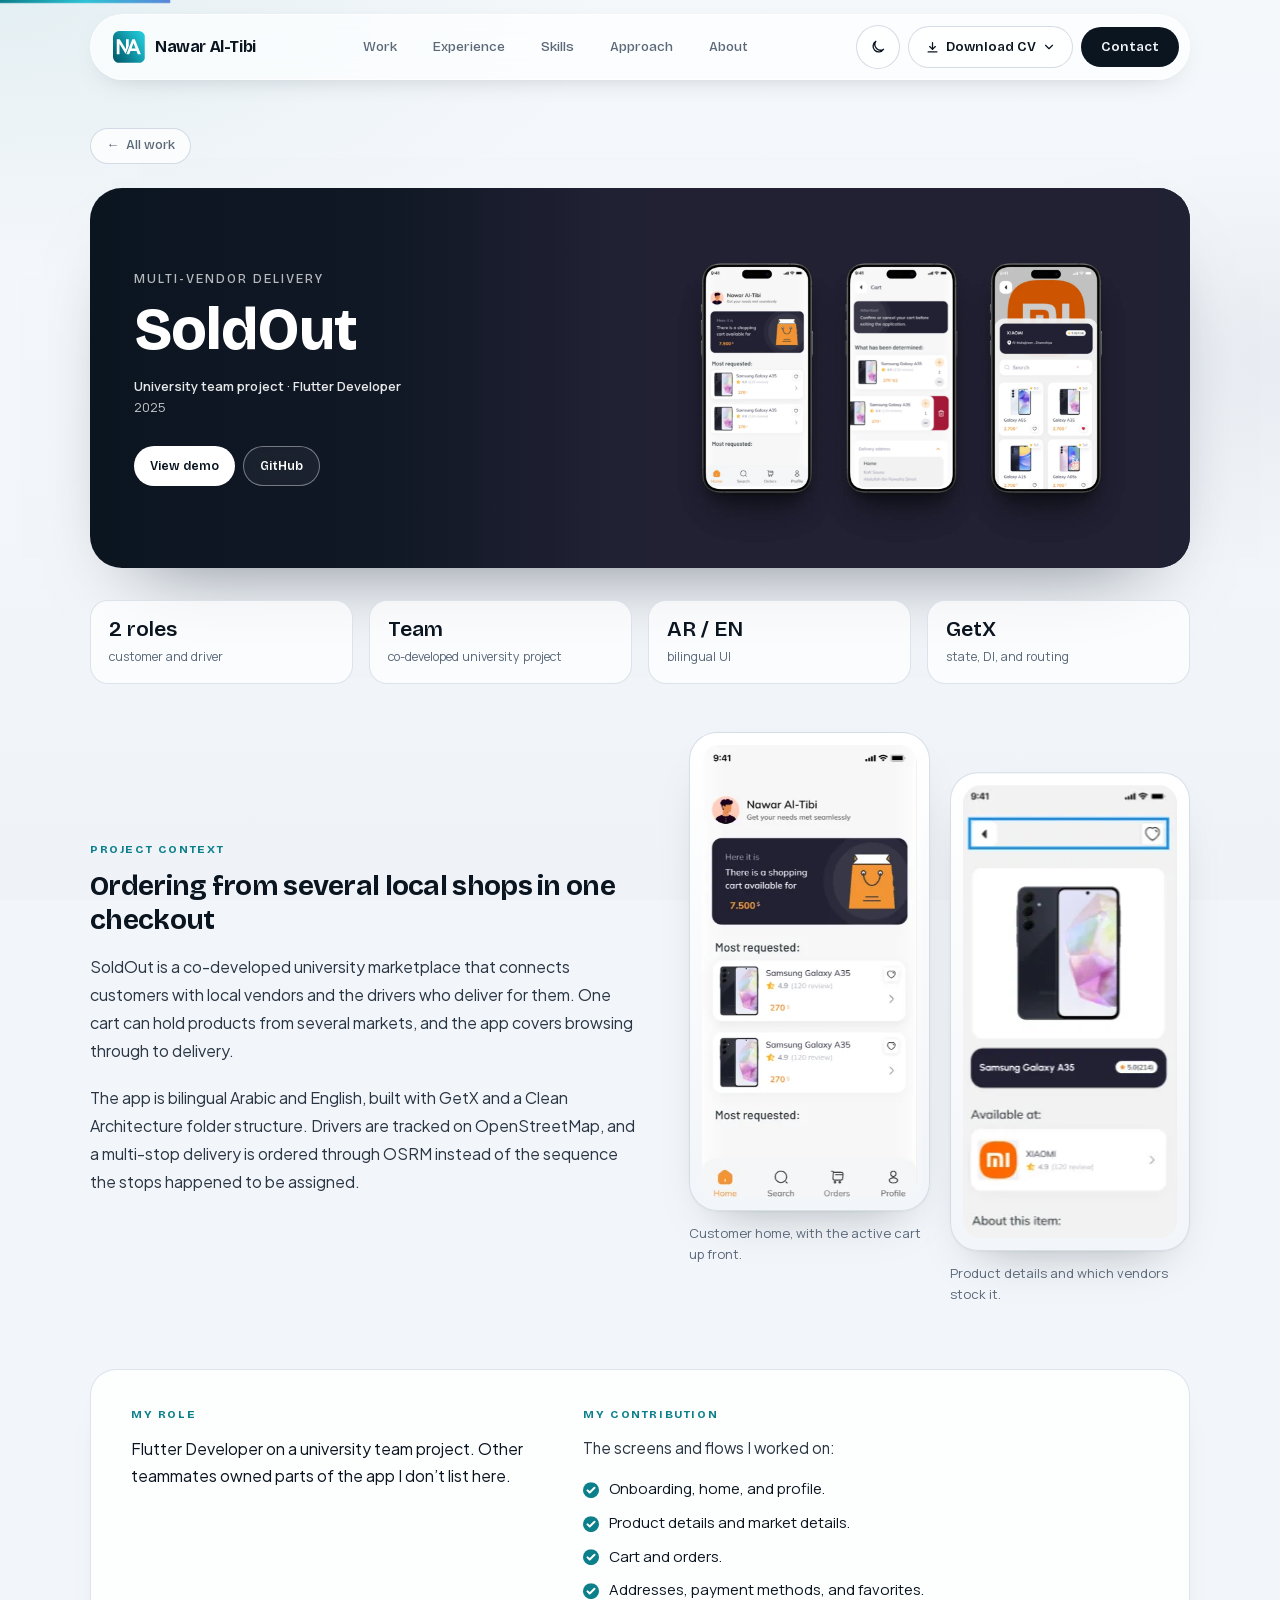
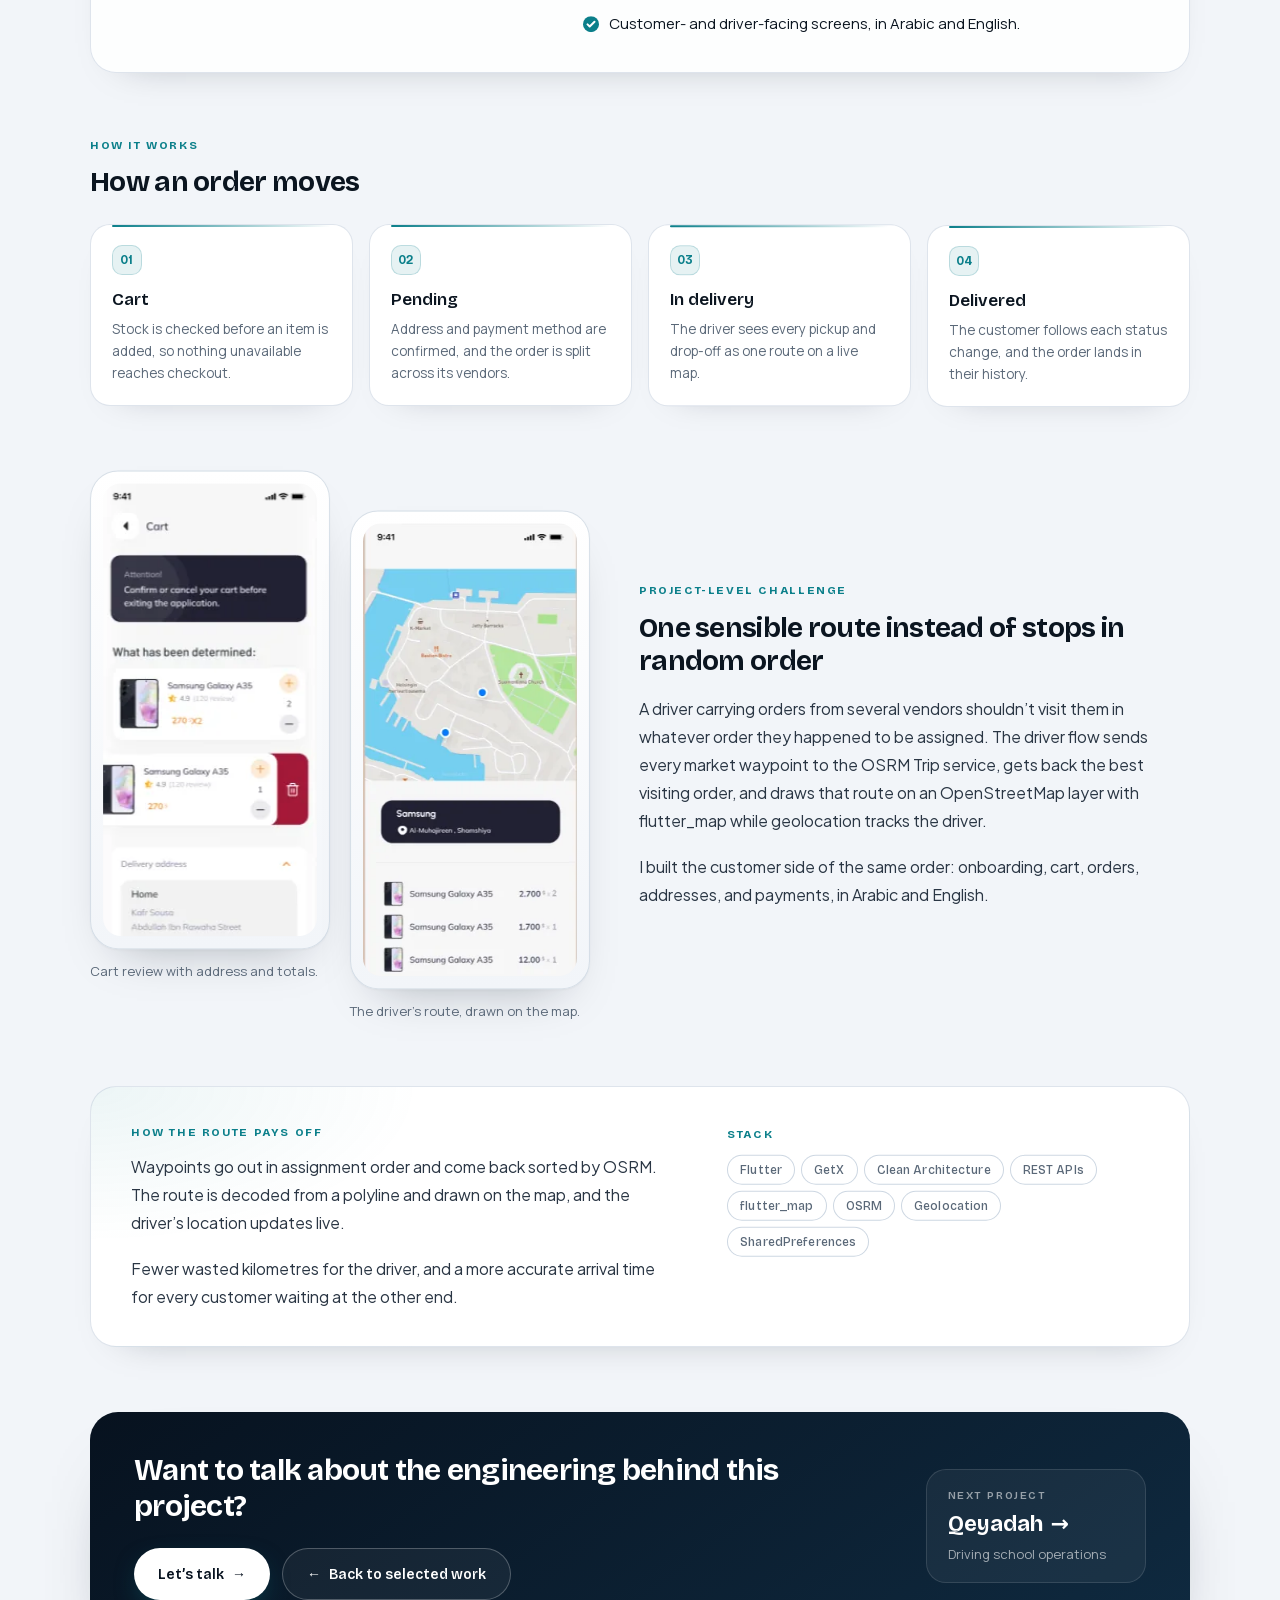
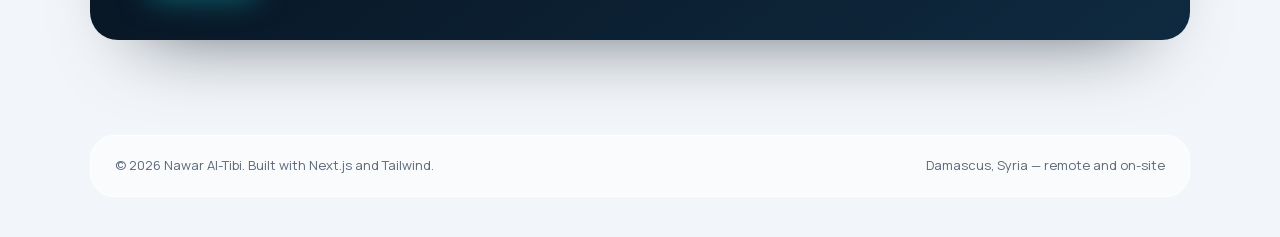
<file: work/soldout.html>
<!DOCTYPE html><html lang="en" class="__variable_b51245 __variable_1a5708 __variable_d2dc74"><head><meta charSet="utf-8"/><meta name="viewport" content="width=device-width, initial-scale=1"/><link rel="preload" as="image" href="/logo.png"/><link rel="preload" as="image" href="/images/mocks/soldout-hero.webp" fetchPriority="high"/><link rel="stylesheet" href="/_next/static/css/3d67ac85a1ac78b3.css" data-precedence="next"/><link rel="preload" as="script" fetchPriority="low" href="/_next/static/chunks/webpack-ec3eb4295bfee28e.js"/><script src="/_next/static/chunks/fd9d1056-00bb33a35b5f8051.js" async=""></script><script src="/_next/static/chunks/23-bde6ee79b5543bf7.js" async=""></script><script src="/_next/static/chunks/main-app-78b314929792a4a2.js" async=""></script><script src="/_next/static/chunks/960-a6cde1030df9e60b.js" async=""></script><script src="/_next/static/chunks/app/work/soldout/page-47380897bfd8771e.js" async=""></script><script src="/_next/static/chunks/976-f24f9240e311bf34.js" async=""></script><script src="/_next/static/chunks/734-d151cb2065d351ca.js" async=""></script><script src="/_next/static/chunks/app/layout-d5305fadc4de2d6d.js" async=""></script><meta name="theme-color" media="(prefers-color-scheme: light)" content="#f3f6fa"/><meta name="theme-color" media="(prefers-color-scheme: dark)" content="#080f17"/><title>SoldOut — Multi-vendor delivery app | Nawar Al-Tibi</title><meta name="description" content="Co-developed university marketplace for customers and drivers, with OSM tracking, OSRM multi-stop routing, and customer flows for onboarding, cart, orders, addresses, and payments."/><meta name="author" content="Nawar Al-Tibi"/><meta name="keywords" content="Flutter developer,Flutter developer Damascus,mobile app developer Syria,Clean Architecture Flutter,BLoC Cubit,Arabic RTL Flutter,React TypeScript,ASP.NET Core,full-stack developer"/><link rel="canonical" href="https://nawar-altibi.github.io/work/soldout"/><meta property="og:title" content="SoldOut — Multi-vendor delivery app | Nawar Al-Tibi"/><meta property="og:description" content="Co-developed university marketplace for customers and drivers, with OSM tracking, OSRM multi-stop routing, and customer flows for onboarding, cart, orders, addresses, and payments."/><meta property="og:url" content="https://nawar-altibi.github.io/work/soldout"/><meta property="og:site_name" content="Nawar Al-Tibi"/><meta property="og:locale" content="en_US"/><meta property="og:image" content="https://nawar-altibi.github.io/og-image.png"/><meta property="og:image:type" content="image/png"/><meta property="og:image:width" content="1200"/><meta property="og:image:height" content="630"/><meta property="og:image:alt" content="Nawar Al-Tibi — Flutter Developer · Software Engineer"/><meta property="og:type" content="article"/><meta name="twitter:card" content="summary_large_image"/><meta name="twitter:title" content="SoldOut — Multi-vendor delivery app | Nawar Al-Tibi"/><meta name="twitter:description" content="Co-developed university marketplace for customers and drivers, with OSM tracking, OSRM multi-stop routing, and customer flows for onboarding, cart, orders, addresses, and payments."/><meta name="twitter:image" content="https://nawar-altibi.github.io/og-image.png"/><link rel="icon" href="/favicon.ico" type="image/x-icon" sizes="16x16"/><link rel="icon" href="/icon.png?6d48b8c2577dffcd" type="image/png" sizes="512x512"/><link rel="apple-touch-icon" href="/apple-icon.png?3b875631c731bb97" type="image/png" sizes="180x180"/><script>(function(){try{var t=localStorage.getItem("theme");if(!t){t=window.matchMedia("(prefers-color-scheme: dark)").matches?"dark":"light"}if(t==="dark"){document.documentElement.classList.add("dark")}}catch(e){}})();</script><script type="application/ld+json">{"@context":"https://schema.org","@type":"Person","name":"Nawar Al-Tibi","jobTitle":"Flutter Developer","url":"https://nawar-altibi.github.io","email":"mailto:nawaraltibi14@gmail.com","address":{"@type":"PostalAddress","addressLocality":"Damascus","addressCountry":"SY"},"alumniOf":{"@type":"CollegeOrUniversity","name":"Damascus University"},"sameAs":["https://github.com/Nawar-Altibi","https://www.linkedin.com/in/nawar-al-tibi/","https://codeforces.com/profile/NawarAlTibi"]}</script><script src="/_next/static/chunks/polyfills-78c92fac7aa8fdd8.js" noModule=""></script></head><body class="font-body"><a href="#main" class="skip-link">Skip to content</a><div class="scroll-progress" aria-hidden="true" style="transform:scaleX(0)"></div><header class="site-nav"><div class="nav-pill flex items-center justify-between " style="opacity:0;transform:translateY(-24px)"><a aria-label="Nawar Al-Tibi, home" class="font-display font-bold text-[16px] tracking-tight text-fg flex items-center gap-2.5" href="/"><img src="/logo.png" alt="" width="32" height="32" class="w-8 h-8" aria-hidden="true"/><span class="hidden sm:inline">Nawar Al-Tibi</span></a><nav aria-label="Primary" class="hidden lg:flex items-center gap-1 font-display text-[13.5px] font-medium"><a class="relative rounded-full px-4 py-2 transition-colors duration-300 text-fgDim hover:text-fg" href="/#work"><span class="relative">Work</span></a><a class="relative rounded-full px-4 py-2 transition-colors duration-300 text-fgDim hover:text-fg" href="/#experience"><span class="relative">Experience</span></a><a class="relative rounded-full px-4 py-2 transition-colors duration-300 text-fgDim hover:text-fg" href="/#skills"><span class="relative">Skills</span></a><a class="relative rounded-full px-4 py-2 transition-colors duration-300 text-fgDim hover:text-fg" href="/#approach"><span class="relative">Approach</span></a><a class="relative rounded-full px-4 py-2 transition-colors duration-300 text-fgDim hover:text-fg" href="/#about"><span class="relative">About</span></a></nav><div class="flex items-center gap-2"><button type="button" class="theme-toggle " aria-label="Switch to dark mode" title="Switch to dark mode"><svg width="17" height="17" viewBox="0 0 24 24" fill="none" aria-hidden="true" class="theme-icon-sun"><circle cx="12" cy="12" r="4" stroke="currentColor" stroke-width="2"></circle><path d="M12 2v2m0 16v2M4.93 4.93l1.41 1.41m11.32 11.32l1.41 1.41M2 12h2m16 0h2M4.93 19.07l1.41-1.41m11.32-11.32l1.41-1.41" stroke="currentColor" stroke-width="2" stroke-linecap="round"></path></svg><svg width="16" height="16" viewBox="0 0 24 24" fill="none" aria-hidden="true" class="theme-icon-moon"><path d="M20.35 15.35A8.5 8.5 0 018.65 3.65 8.5 8.5 0 1020.35 15.35z" stroke="currentColor" stroke-width="2" stroke-linejoin="round"></path></svg></button><div class="relative hidden sm:block"><button type="button" class="inline-flex items-center gap-1.5 font-display text-[13.5px] font-semibold text-fg border border-edge/80 bg-plane1/70 rounded-full px-4 py-2.5 transition-all duration-300 hover:border-brass hover:text-brass" aria-expanded="false" aria-haspopup="menu" aria-controls="cv-menu"><svg width="15" height="15" viewBox="0 0 24 24" fill="none" aria-hidden="true"><path d="M12 4v11m0 0l-4.5-4.5M12 15l4.5-4.5M5 19h14" stroke="currentColor" stroke-width="2" stroke-linecap="round" stroke-linejoin="round"></path></svg>Download CV<svg width="14" height="14" viewBox="0 0 24 24" fill="none" aria-hidden="true" class="transition-transform duration-200 "><path d="M6 9l6 6 6-6" stroke="currentColor" stroke-width="2" stroke-linecap="round" stroke-linejoin="round"></path></svg></button></div><a class="hidden min-[400px]:inline-flex font-display text-[13.5px] font-semibold text-paper bg-fg rounded-full px-5 py-2.5 transition-all duration-300 hover:bg-brass hover:-translate-y-0.5" href="/#contact">Contact</a><button type="button" class="lg:hidden grid place-items-center w-11 h-11 rounded-full border border-edge/70 bg-plane1/70 text-fg" aria-label="Open menu" aria-expanded="false" aria-controls="mobile-nav"><svg width="18" height="18" viewBox="0 0 24 24" fill="none" aria-hidden="true"><path stroke="currentColor" stroke-width="2" stroke-linecap="round" d="M4 8H20"></path><path stroke="currentColor" stroke-width="2" stroke-linecap="round" d="M4 16H20"></path></svg></button></div></div></header><main id="main" tabindex="-1"><section class="wrap pt-28 sm:pt-32 pb-12"><div style="opacity:0;transform:translateY(10px)"><a class="back-link" href="/#work"><span aria-hidden="true">←</span> All work</a></div><div class="mt-6" style="opacity:0;transform:translateY(24px)"><div class="case-hero" style="--c:#212134"><div class="case-hero-text"><p class="font-display text-[12.5px] uppercase tracking-[0.16em] text-white/70 mb-3">Multi-vendor delivery</p><h1 class="font-display font-extrabold text-[clamp(34px,6vw,58px)] leading-[1.02] tracking-tight">SoldOut</h1><div class="font-body text-[13px] text-white/75 leading-relaxed mt-4"><div class="font-semibold text-white/90">University team project · Flutter Developer</div><div>2025</div></div><div class="mt-7"><div class="flex flex-wrap gap-2"><a href="https://drive.google.com/drive/folders/1JVfOZWIWCjbeinHMCRQnBta3KeY-OB0z" target="_blank" rel="noreferrer" class="inline-flex items-center min-h-[40px] font-display text-[12.5px] font-semibold rounded-full px-4 py-2 transition-all duration-300 hover:-translate-y-0.5 bg-white text-deep hover:bg-mist hover:shadow-[0_10px_24px_-12px_rgba(255,255,255,0.6)]" aria-label="View SoldOut demo walkthrough (opens in a new tab)">View demo</a><a href="https://github.com/Nawar-Altibi/SoldOut" target="_blank" rel="noreferrer" class="inline-flex items-center min-h-[40px] font-display text-[12.5px] font-semibold rounded-full px-4 py-2 transition-all duration-300 hover:-translate-y-0.5 border border-white/40 text-white bg-white/5 backdrop-blur hover:border-white hover:bg-white/10" aria-label="SoldOut on GitHub (opens in a new tab)">GitHub</a></div></div></div><div class="case-hero-media"><img src="/images/mocks/soldout-hero.webp" alt="SoldOut app screens" fetchPriority="high"/></div></div></div><div class="grid grid-cols-2 sm:grid-cols-4 gap-3 sm:gap-4 pt-8"><div class="fact-card" style="opacity:0;transform:translateY(20px)"><p class="case-fact-value">2 roles</p><p class="font-body text-[12.5px] text-fgDim mt-1.5">customer and driver</p></div><div class="fact-card" style="opacity:0;transform:translateY(20px)"><p class="case-fact-value">Team</p><p class="font-body text-[12.5px] text-fgDim mt-1.5">co-developed university project</p></div><div class="fact-card" style="opacity:0;transform:translateY(20px)"><p class="case-fact-value">AR / EN</p><p class="font-body text-[12.5px] text-fgDim mt-1.5">bilingual UI</p></div><div class="fact-card" style="opacity:0;transform:translateY(20px)"><p class="case-fact-value">GetX</p><p class="font-body text-[12.5px] text-fgDim mt-1.5">state, DI, and routing</p></div></div></section><section class="wrap pb-14 md:pb-16"><div class="grid md:grid-cols-[1.1fr_1fr] gap-8 md:gap-12 items-center"><div class="" style="opacity:0;transform:translateY(24px)"><p class="case-eyebrow">Project context</p><h2 class="font-display font-bold text-[clamp(22px,2.6vw,28px)] leading-[1.2] tracking-tight text-fg mb-4">Ordering from several local shops in one checkout</h2><div class="font-text text-[16px] leading-[1.75] text-fgFaint prose-body"><p>SoldOut is a co-developed university marketplace that connects customers with local vendors and the drivers who deliver for them. One cart can hold products from several markets, and the app covers browsing through to delivery.</p><p>The app is bilingual Arabic and English, built with GetX and a Clean Architecture folder structure. Drivers are tracked on OpenStreetMap, and a multi-stop delivery is ordered through OSRM instead of the sequence the stops happened to be assigned.</p></div></div><div class=" case-phones"><div class=""><figure style="opacity:0;transform:translateY(28px) scale(0.96)"><div class="device-frame is-cropped"><img src="/images/soldout/customer-home.webp" alt="SoldOut customer home with the active cart and most requested products" loading="lazy"/></div><figcaption class="mt-3 text-[13px] text-fgDim font-body leading-relaxed">Customer home, with the active cart up front.</figcaption></figure></div><div class="case-phone-offset"><figure style="opacity:0;transform:translateY(28px) scale(0.96)"><div class="device-frame is-cropped"><img src="/images/soldout/product.webp" alt="SoldOut product details with vendor availability" loading="lazy"/></div><figcaption class="mt-3 text-[13px] text-fgDim font-body leading-relaxed">Product details and which vendors stock it.</figcaption></figure></div></div></div></section><section class="wrap pb-14 md:pb-16"><div class="case-overview"><div style="opacity:0;transform:translateY(24px)"><h2 class="case-eyebrow">My role</h2><div class="font-text text-[16px] leading-[1.7] text-fg prose-body"><p>Flutter Developer on a university team project. Other teammates owned parts of the app I don’t list here.</p></div></div><div style="opacity:0;transform:translateY(24px)"><h2 class="case-eyebrow">My contribution</h2><p class="font-text text-[15.5px] leading-[1.7] text-fgFaint mb-4 max-w-[62ch]">The screens and flows I worked on:</p><ul class="case-points"><li>Onboarding, home, and profile.</li><li>Product details and market details.</li><li>Cart and orders.</li><li>Addresses, payment methods, and favorites.</li><li>Customer- and driver-facing screens, in Arabic and English.</li></ul></div></div></section><section class="wrap pb-14 md:pb-16"><div class="mb-6 max-w-[62ch]" style="opacity:0;transform:translateY(24px)"><p class="case-eyebrow">How it works</p><h2 class="font-display font-bold text-[clamp(22px,2.6vw,28px)] leading-[1.2] tracking-tight text-fg">How an order moves</h2></div><div class="grid sm:grid-cols-2 lg:grid-cols-4 gap-4"><div class="flow-step" style="opacity:0;transform:translateY(20px)"><span class="flow-index" aria-hidden="true">0<!-- -->1</span><h3 class="font-display font-semibold text-[17px] text-fg mb-1.5">Cart</h3><p class="font-body text-[13.5px] leading-relaxed text-fgDim">Stock is checked before an item is added, so nothing unavailable reaches checkout.</p></div><div class="flow-step" style="opacity:0;transform:translateY(20px)"><span class="flow-index" aria-hidden="true">0<!-- -->2</span><h3 class="font-display font-semibold text-[17px] text-fg mb-1.5">Pending</h3><p class="font-body text-[13.5px] leading-relaxed text-fgDim">Address and payment method are confirmed, and the order is split across its vendors.</p></div><div class="flow-step" style="opacity:0;transform:translateY(20px)"><span class="flow-index" aria-hidden="true">0<!-- -->3</span><h3 class="font-display font-semibold text-[17px] text-fg mb-1.5">In delivery</h3><p class="font-body text-[13.5px] leading-relaxed text-fgDim">The driver sees every pickup and drop-off as one route on a live map.</p></div><div class="flow-step" style="opacity:0;transform:translateY(20px)"><span class="flow-index" aria-hidden="true">0<!-- -->4</span><h3 class="font-display font-semibold text-[17px] text-fg mb-1.5">Delivered</h3><p class="font-body text-[13.5px] leading-relaxed text-fgDim">The customer follows each status change, and the order lands in their history.</p></div></div></section><section class="wrap pb-14 md:pb-16"><div class="grid md:grid-cols-[1fr_1.1fr] gap-8 md:gap-12 items-center"><div class="md:order-2" style="opacity:0;transform:translateY(24px)"><p class="case-eyebrow">Project-level challenge</p><h2 class="font-display font-bold text-[clamp(22px,2.6vw,28px)] leading-[1.2] tracking-tight text-fg mb-4">One sensible route instead of stops in random order</h2><div class="font-text text-[16px] leading-[1.75] text-fgFaint prose-body"><p>A driver carrying orders from several vendors shouldn’t visit them in whatever order they happened to be assigned. The driver flow sends every market waypoint to the OSRM Trip service, gets back the best visiting order, and draws that route on an OpenStreetMap layer with flutter_map while geolocation tracks the driver.</p><p>I built the customer side of the same order: onboarding, cart, orders, addresses, and payments, in Arabic and English.</p></div></div><div class="md:order-1 case-phones"><div class=""><figure style="opacity:0;transform:translateY(28px) scale(0.96)"><div class="device-frame is-cropped"><img src="/images/soldout/cart-review.webp" alt="SoldOut cart with items, delivery address, and price breakdown" loading="lazy"/></div><figcaption class="mt-3 text-[13px] text-fgDim font-body leading-relaxed">Cart review with address and totals.</figcaption></figure></div><div class="case-phone-offset"><figure style="opacity:0;transform:translateY(28px) scale(0.96)"><div class="device-frame is-cropped"><img src="/images/soldout/driver-route.webp" alt="SoldOut driver map with the delivery route and order items" loading="lazy"/></div><figcaption class="mt-3 text-[13px] text-fgDim font-body leading-relaxed">The driver’s route, drawn on the map.</figcaption></figure></div></div></div></section><section class="wrap pb-14 md:pb-16"><div class="case-close"><div style="opacity:0;transform:translateY(24px)"><h2 class="case-eyebrow">How the route pays off</h2><div class="font-text text-[16px] leading-[1.75] text-fgFaint prose-body"><p>Waypoints go out in assignment order and come back sorted by OSRM. The route is decoded from a polyline and drawn on the map, and the driver’s location updates live.</p><p>Fewer wasted kilometres for the driver, and a more accurate arrival time for every customer waiting at the other end.</p></div></div><div style="opacity:0;transform:translateY(24px)"><h3 class="case-eyebrow">Stack</h3><ul class="flex flex-wrap gap-1.5" aria-label="Stack"><li class="chip">Flutter</li><li class="chip">GetX</li><li class="chip">Clean Architecture</li><li class="chip">REST APIs</li><li class="chip">flutter_map</li><li class="chip">OSRM</li><li class="chip">Geolocation</li><li class="chip">SharedPreferences</li></ul></div></div></section><section class="wrap pb-20" aria-labelledby="case-cta-title"><div style="opacity:0;transform:translateY(24px)"><div class="case-cta"><div><h2 id="case-cta-title" class="font-display font-bold text-[clamp(22px,3vw,30px)] leading-[1.2] tracking-tight text-white">Want to talk about the engineering behind this project?</h2><div class="flex flex-wrap gap-3 mt-6"><a class="btn-primary !bg-white !text-deep hover:!bg-mist" href="/#contact">Let’s talk<!-- --> <span class="btn-arrow" aria-hidden="true">→</span></a><a class="btn-ghost !border-white/25 !text-white !bg-white/5 hover:!border-white/70 hover:!bg-white/10" href="/#work"><span aria-hidden="true">←</span> <!-- -->Back to selected work</a></div></div><a class="case-next" href="/work/qeyadah"><span class="font-display text-[11px] font-semibold uppercase tracking-[0.14em] text-white/55">Next project</span><span class="font-display font-bold text-[22px] text-white mt-1 flex items-center gap-2">Qeyadah<!-- --> <span class="case-link-arrow" aria-hidden="true">→</span></span><span class="font-body text-[13px] text-white/60 mt-1">Driving school operations</span></a></div></div></section></main><footer class="mt-4"><div class="wrap pb-10"><div class="flex flex-col sm:flex-row sm:items-center sm:justify-between gap-4 rounded-[24px] bg-plane1/60 border border-plane1 px-6 py-5"><p class="font-body text-[13px] text-fgDim">© <!-- -->2026<!-- --> Nawar Al-Tibi. Built with Next.js and Tailwind.</p><p class="font-body text-[13px] text-fgDim">Damascus, Syria — remote and on-site</p></div></div></footer><script src="/_next/static/chunks/webpack-ec3eb4295bfee28e.js" async=""></script><script>(self.__next_f=self.__next_f||[]).push([0]);self.__next_f.push([2,null])</script><script>self.__next_f.push([1,"1:HL[\"/_next/static/css/3d67ac85a1ac78b3.css\",\"style\"]\n"])</script><script>self.__next_f.push([1,"2:I[5751,[],\"\"]\n4:I[4934,[\"960\",\"static/chunks/960-a6cde1030df9e60b.js\",\"321\",\"static/chunks/app/work/soldout/page-47380897bfd8771e.js\"],\"default\"]\n5:I[231,[\"960\",\"static/chunks/960-a6cde1030df9e60b.js\",\"321\",\"static/chunks/app/work/soldout/page-47380897bfd8771e.js\"],\"\"]\n6:I[3309,[\"960\",\"static/chunks/960-a6cde1030df9e60b.js\",\"321\",\"static/chunks/app/work/soldout/page-47380897bfd8771e.js\"],\"Stagger\"]\n7:I[3309,[\"960\",\"static/chunks/960-a6cde1030df9e60b.js\",\"321\",\"static/chunks/app/work/soldout/page-47380897bfd8771e.js\"],\"StaggerItem\"]\n8:I[5330,[\"960\",\"static/chunks/960-a6cde1030df9e60b.js\",\"321\",\"static/chunks/app/work/soldout/page-47380897bfd8771e.js\"],\"default\"]\n9:I[9275,[],\"\"]\na:I[1343,[],\"\"]\nb:I[6525,[\"960\",\"static/chunks/960-a6cde1030df9e60b.js\",\"976\",\"static/chunks/976-f24f9240e311bf34.js\",\"734\",\"static/chunks/734-d151cb2065d351ca.js\",\"185\",\"static/chunks/app/layout-d5305fadc4de2d6d.js\"],\"default\"]\nc:I[5702,[\"960\",\"static/chunks/960-a6cde1030df9e60b.js\",\"976\",\"static/chunks/976-f24f9240e311bf34.js\",\"734\",\"static/chunks/734-d151cb2065d351ca.js\",\"185\",\"static/chunks/app/layout-d5305fadc4de2d6d.js\"],\"default\"]\nd:I[6342,[\"960\",\"static/chunks/960-a6cde1030df9e60b.js\",\"976\",\"static/chunks/976-f24f9240e311bf34.js\",\"734\",\"static/chunks/734-d151cb2065d351ca.js\",\"185\",\"static/chunks/app/layout-d5305fadc4de2d6d.js\"],\"default\"]\ne:I[1026,[\"960\",\"static/chunks/960-a6cde1030df9e60b.js\",\"976\",\"static/chunks/976-f24f9240e311bf34.js\",\"734\",\"static/chunks/734-d151cb2065d351ca.js\",\"185\",\"static/chunks/app/layout-d5305fadc4de2d6d.js\"],\"default\"]\n10:I[6130,[],\"\"]\n11:[]\n"])</script><script>self.__next_f.push([1,"0:[[[\"$\",\"link\",\"0\",{\"rel\":\"stylesheet\",\"href\":\"/_next/static/css/3d67ac85a1ac78b3.css\",\"precedence\":\"next\",\"crossOrigin\":\"$undefined\"}]],[\"$\",\"$L2\",null,{\"buildId\":\"XkNfIzYaus4u22DZl7xXI\",\"assetPrefix\":\"\",\"initialCanonicalUrl\":\"/work/soldout\",\"initialTree\":[\"\",{\"children\":[\"work\",{\"children\":[\"soldout\",{\"children\":[\"__PAGE__\",{}]}]}]},\"$undefined\",\"$undefined\",true],\"initialSeedData\":[\"\",{\"children\":[\"work\",{\"children\":[\"soldout\",{\"children\":[\"__PAGE__\",{},[[\"$L3\",[[\"$\",\"section\",null,{\"className\":\"wrap pt-28 sm:pt-32 pb-12\",\"children\":[[\"$\",\"$L4\",null,{\"immediate\":true,\"y\":10,\"children\":[\"$\",\"$L5\",null,{\"href\":\"/#work\",\"className\":\"back-link\",\"children\":[[\"$\",\"span\",null,{\"aria-hidden\":\"true\",\"children\":\"←\"}],\" All work\"]}]}],[\"$\",\"$L4\",null,{\"immediate\":true,\"delay\":0.08,\"className\":\"mt-6\",\"children\":[\"$\",\"div\",null,{\"className\":\"case-hero\",\"style\":{\"--c\":\"#212134\"},\"children\":[[\"$\",\"div\",null,{\"className\":\"case-hero-text\",\"children\":[[\"$\",\"p\",null,{\"className\":\"font-display text-[12.5px] uppercase tracking-[0.16em] text-white/70 mb-3\",\"children\":\"Multi-vendor delivery\"}],[\"$\",\"h1\",null,{\"className\":\"font-display font-extrabold text-[clamp(34px,6vw,58px)] leading-[1.02] tracking-tight\",\"children\":\"SoldOut\"}],[\"$\",\"div\",null,{\"className\":\"font-body text-[13px] text-white/75 leading-relaxed mt-4\",\"children\":[[\"$\",\"div\",null,{\"className\":\"font-semibold text-white/90\",\"children\":\"University team project · Flutter Developer\"}],[\"$\",\"div\",null,{\"children\":\"2025\"}]]}],[\"$\",\"div\",null,{\"className\":\"mt-7\",\"children\":[\"$\",\"div\",null,{\"className\":\"flex flex-wrap gap-2\",\"children\":[[\"$\",\"a\",null,{\"href\":\"https://drive.google.com/drive/folders/1JVfOZWIWCjbeinHMCRQnBta3KeY-OB0z\",\"target\":\"_blank\",\"rel\":\"noreferrer\",\"className\":\"inline-flex items-center min-h-[40px] font-display text-[12.5px] font-semibold rounded-full px-4 py-2 transition-all duration-300 hover:-translate-y-0.5 bg-white text-deep hover:bg-mist hover:shadow-[0_10px_24px_-12px_rgba(255,255,255,0.6)]\",\"aria-label\":\"View SoldOut demo walkthrough (opens in a new tab)\",\"children\":\"View demo\"}],[\"$\",\"a\",null,{\"href\":\"https://github.com/Nawar-Altibi/SoldOut\",\"target\":\"_blank\",\"rel\":\"noreferrer\",\"className\":\"inline-flex items-center min-h-[40px] font-display text-[12.5px] font-semibold rounded-full px-4 py-2 transition-all duration-300 hover:-translate-y-0.5 border border-white/40 text-white bg-white/5 backdrop-blur hover:border-white hover:bg-white/10\",\"aria-label\":\"SoldOut on GitHub (opens in a new tab)\",\"children\":\"GitHub\"}]]}]}]]}],[\"$\",\"div\",null,{\"className\":\"case-hero-media\",\"children\":[\"$\",\"img\",null,{\"src\":\"/images/mocks/soldout-hero.webp\",\"alt\":\"SoldOut app screens\",\"fetchPriority\":\"high\"}]}]]}]}],[\"$\",\"$L6\",null,{\"className\":\"grid grid-cols-2 sm:grid-cols-4 gap-3 sm:gap-4 pt-8\",\"delay\":0.3,\"children\":[[\"$\",\"$L7\",\"customer and driver\",{\"className\":\"fact-card\",\"children\":[[\"$\",\"p\",null,{\"className\":\"case-fact-value\",\"children\":\"2 roles\"}],[\"$\",\"p\",null,{\"className\":\"font-body text-[12.5px] text-fgDim mt-1.5\",\"children\":\"customer and driver\"}]]}],[\"$\",\"$L7\",\"co-developed university project\",{\"className\":\"fact-card\",\"children\":[[\"$\",\"p\",null,{\"className\":\"case-fact-value\",\"children\":\"Team\"}],[\"$\",\"p\",null,{\"className\":\"font-body text-[12.5px] text-fgDim mt-1.5\",\"children\":\"co-developed university project\"}]]}],[\"$\",\"$L7\",\"bilingual UI\",{\"className\":\"fact-card\",\"children\":[[\"$\",\"p\",null,{\"className\":\"case-fact-value\",\"children\":\"AR / EN\"}],[\"$\",\"p\",null,{\"className\":\"font-body text-[12.5px] text-fgDim mt-1.5\",\"children\":\"bilingual UI\"}]]}],[\"$\",\"$L7\",\"state, DI, and routing\",{\"className\":\"fact-card\",\"children\":[[\"$\",\"p\",null,{\"className\":\"case-fact-value\",\"children\":\"GetX\"}],[\"$\",\"p\",null,{\"className\":\"font-body text-[12.5px] text-fgDim mt-1.5\",\"children\":\"state, DI, and routing\"}]]}]]}]]}],[\"$\",\"section\",null,{\"className\":\"wrap pb-14 md:pb-16\",\"children\":[\"$\",\"div\",null,{\"className\":\"grid md:grid-cols-[1.1fr_1fr] gap-8 md:gap-12 items-center\",\"children\":[[\"$\",\"$L4\",null,{\"className\":\"\",\"children\":[[\"$\",\"p\",null,{\"className\":\"case-eyebrow\",\"children\":\"Project context\"}],[\"$\",\"h2\",null,{\"className\":\"font-display font-bold text-[clamp(22px,2.6vw,28px)] leading-[1.2] tracking-tight text-fg mb-4\",\"children\":\"Ordering from several local shops in one checkout\"}],[\"$\",\"div\",null,{\"className\":\"font-text text-[16px] leading-[1.75] text-fgFaint prose-body\",\"children\":[[\"$\",\"p\",null,{\"children\":\"SoldOut is a co-developed university marketplace that connects customers with local vendors and the drivers who deliver for them. One cart can hold products from several markets, and the app covers browsing through to delivery.\"}],[\"$\",\"p\",null,{\"children\":\"The app is bilingual Arabic and English, built with GetX and a Clean Architecture folder structure. Drivers are tracked on OpenStreetMap, and a multi-stop delivery is ordered through OSRM instead of the sequence the stops happened to be assigned.\"}]]}]]}],[\"$\",\"div\",null,{\"className\":\" case-phones\",\"children\":[[\"$\",\"div\",\"/images/soldout/customer-home.webp\",{\"className\":\"\",\"children\":[\"$\",\"$L8\",null,{\"src\":\"/images/soldout/customer-home.webp\",\"alt\":\"SoldOut customer home with the active cart and most requested products\",\"caption\":\"Customer home, with the active cart up front.\",\"variant\":\"phone\",\"crop\":true}]}],[\"$\",\"div\",\"/images/soldout/product.webp\",{\"className\":\"case-phone-offset\",\"children\":[\"$\",\"$L8\",null,{\"src\":\"/images/soldout/product.webp\",\"alt\":\"SoldOut product details with vendor availability\",\"caption\":\"Product details and which vendors stock it.\",\"variant\":\"phone\",\"crop\":true}]}]]}]]}]}],[\"$\",\"section\",null,{\"className\":\"wrap pb-14 md:pb-16\",\"children\":[\"$\",\"div\",null,{\"className\":\"case-overview\",\"children\":[[\"$\",\"$L4\",null,{\"children\":[[\"$\",\"h2\",null,{\"className\":\"case-eyebrow\",\"children\":\"My role\"}],[\"$\",\"div\",null,{\"className\":\"font-text text-[16px] leading-[1.7] text-fg prose-body\",\"children\":[\"$\",\"p\",null,{\"children\":\"Flutter Developer on a university team project. Other teammates owned parts of the app I don’t list here.\"}]}],\"$undefined\"]}],[\"$\",\"$L4\",null,{\"delay\":0.1,\"children\":[[\"$\",\"h2\",null,{\"className\":\"case-eyebrow\",\"children\":\"My contribution\"}],[\"$\",\"p\",null,{\"className\":\"font-text text-[15.5px] leading-[1.7] text-fgFaint mb-4 max-w-[62ch]\",\"children\":\"The screens and flows I worked on:\"}],[\"$\",\"ul\",null,{\"className\":\"case-points\",\"children\":[[\"$\",\"li\",\"Onboarding, home, and profile.\",{\"children\":\"Onboarding, home, and profile.\"}],[\"$\",\"li\",\"Product details and market details.\",{\"children\":\"Product details and market details.\"}],[\"$\",\"li\",\"Cart and orders.\",{\"children\":\"Cart and orders.\"}],[\"$\",\"li\",\"Addresses, payment methods, and favorites.\",{\"children\":\"Addresses, payment methods, and favorites.\"}],[\"$\",\"li\",\"Customer- and driver-facing screens, in Arabic and English.\",{\"children\":\"Customer- and driver-facing screens, in Arabic and English.\"}]]}]]}]]}]}],[\"$\",\"section\",null,{\"className\":\"wrap pb-14 md:pb-16\",\"children\":[[\"$\",\"$L4\",null,{\"className\":\"mb-6 max-w-[62ch]\",\"children\":[[\"$\",\"p\",null,{\"className\":\"case-eyebrow\",\"children\":\"How it works\"}],[\"$\",\"h2\",null,{\"className\":\"font-display font-bold text-[clamp(22px,2.6vw,28px)] leading-[1.2] tracking-tight text-fg\",\"children\":\"How an order moves\"}]]}],[\"$\",\"$L6\",null,{\"className\":\"grid sm:grid-cols-2 lg:grid-cols-4 gap-4\",\"children\":[[\"$\",\"$L7\",\"Cart\",{\"className\":\"flow-step\",\"children\":[[\"$\",\"span\",null,{\"className\":\"flow-index\",\"aria-hidden\":\"true\",\"children\":[\"0\",1]}],[\"$\",\"h3\",null,{\"className\":\"font-display font-semibold text-[17px] text-fg mb-1.5\",\"children\":\"Cart\"}],[\"$\",\"p\",null,{\"className\":\"font-body text-[13.5px] leading-relaxed text-fgDim\",\"children\":\"Stock is checked before an item is added, so nothing unavailable reaches checkout.\"}]]}],[\"$\",\"$L7\",\"Pending\",{\"className\":\"flow-step\",\"children\":[[\"$\",\"span\",null,{\"className\":\"flow-index\",\"aria-hidden\":\"true\",\"children\":[\"0\",2]}],[\"$\",\"h3\",null,{\"className\":\"font-display font-semibold text-[17px] text-fg mb-1.5\",\"children\":\"Pending\"}],[\"$\",\"p\",null,{\"className\":\"font-body text-[13.5px] leading-relaxed text-fgDim\",\"children\":\"Address and payment method are confirmed, and the order is split across its vendors.\"}]]}],[\"$\",\"$L7\",\"In delivery\",{\"className\":\"flow-step\",\"children\":[[\"$\",\"span\",null,{\"className\":\"flow-index\",\"aria-hidden\":\"true\",\"children\":[\"0\",3]}],[\"$\",\"h3\",null,{\"className\":\"font-display font-semibold text-[17px] text-fg mb-1.5\",\"children\":\"In delivery\"}],[\"$\",\"p\",null,{\"className\":\"font-body text-[13.5px] leading-relaxed text-fgDim\",\"children\":\"The driver sees every pickup and drop-off as one route on a live map.\"}]]}],[\"$\",\"$L7\",\"Delivered\",{\"className\":\"flow-step\",\"children\":[[\"$\",\"span\",null,{\"className\":\"flow-index\",\"aria-hidden\":\"true\",\"children\":[\"0\",4]}],[\"$\",\"h3\",null,{\"className\":\"font-display font-semibold text-[17px] text-fg mb-1.5\",\"children\":\"Delivered\"}],[\"$\",\"p\",null,{\"className\":\"font-body text-[13.5px] leading-relaxed text-fgDim\",\"children\":\"The customer follows each status change, and the order lands in their history.\"}]]}]]}]]}],[\"$\",\"section\",null,{\"className\":\"wrap pb-14 md:pb-16\",\"children\":[\"$\",\"div\",null,{\"className\":\"grid md:grid-cols-[1fr_1.1fr] gap-8 md:gap-12 items-center\",\"children\":[[\"$\",\"$L4\",null,{\"className\":\"md:order-2\",\"children\":[[\"$\",\"p\",null,{\"className\":\"case-eyebrow\",\"children\":\"Project-level challenge\"}],[\"$\",\"h2\",null,{\"className\":\"font-display font-bold text-[clamp(22px,2.6vw,28px)] leading-[1.2] tracking-tight text-fg mb-4\",\"children\":\"One sensible route instead of stops in random order\"}],[\"$\",\"div\",null,{\"className\":\"font-text text-[16px] leading-[1.75] text-fgFaint prose-body\",\"children\":[[\"$\",\"p\",null,{\"children\":\"A driver carrying orders from several vendors shouldn’t visit them in whatever order they happened to be assigned. The driver flow sends every market waypoint to the OSRM Trip service, gets back the best visiting order, and draws that route on an OpenStreetMap layer with flutter_map while geolocation tracks the driver.\"}],[\"$\",\"p\",null,{\"children\":\"I built the customer side of the same order: onboarding, cart, orders, addresses, and payments, in Arabic and English.\"}]]}]]}],[\"$\",\"div\",null,{\"className\":\"md:order-1 case-phones\",\"children\":[[\"$\",\"div\",\"/images/soldout/cart-review.webp\",{\"className\":\"\",\"children\":[\"$\",\"$L8\",null,{\"src\":\"/images/soldout/cart-review.webp\",\"alt\":\"SoldOut cart with items, delivery address, and price breakdown\",\"caption\":\"Cart review with address and totals.\",\"variant\":\"phone\",\"crop\":true}]}],[\"$\",\"div\",\"/images/soldout/driver-route.webp\",{\"className\":\"case-phone-offset\",\"children\":[\"$\",\"$L8\",null,{\"src\":\"/images/soldout/driver-route.webp\",\"alt\":\"SoldOut driver map with the delivery route and order items\",\"caption\":\"The driver’s route, drawn on the map.\",\"variant\":\"phone\",\"crop\":true}]}]]}]]}]}],[\"$\",\"section\",null,{\"className\":\"wrap pb-14 md:pb-16\",\"children\":[\"$\",\"div\",null,{\"className\":\"case-close\",\"children\":[[\"$\",\"$L4\",null,{\"children\":[[\"$\",\"h2\",null,{\"className\":\"case-eyebrow\",\"children\":\"How the route pays off\"}],[\"$\",\"div\",null,{\"className\":\"font-text text-[16px] leading-[1.75] text-fgFaint prose-body\",\"children\":[[\"$\",\"p\",null,{\"children\":\"Waypoints go out in assignment order and come back sorted by OSRM. The route is decoded from a polyline and drawn on the map, and the driver’s location updates live.\"}],[\"$\",\"p\",null,{\"children\":\"Fewer wasted kilometres for the driver, and a more accurate arrival time for every customer waiting at the other end.\"}]]}]]}],[\"$\",\"$L4\",null,{\"delay\":0.1,\"children\":[[\"$\",\"h3\",null,{\"className\":\"case-eyebrow\",\"children\":\"Stack\"}],[\"$\",\"ul\",null,{\"className\":\"flex flex-wrap gap-1.5\",\"aria-label\":\"Stack\",\"children\":[[\"$\",\"li\",\"Flutter\",{\"className\":\"chip\",\"children\":\"Flutter\"}],[\"$\",\"li\",\"GetX\",{\"className\":\"chip\",\"children\":\"GetX\"}],[\"$\",\"li\",\"Clean Architecture\",{\"className\":\"chip\",\"children\":\"Clean Architecture\"}],[\"$\",\"li\",\"REST APIs\",{\"className\":\"chip\",\"children\":\"REST APIs\"}],[\"$\",\"li\",\"flutter_map\",{\"className\":\"chip\",\"children\":\"flutter_map\"}],[\"$\",\"li\",\"OSRM\",{\"className\":\"chip\",\"children\":\"OSRM\"}],[\"$\",\"li\",\"Geolocation\",{\"className\":\"chip\",\"children\":\"Geolocation\"}],[\"$\",\"li\",\"SharedPreferences\",{\"className\":\"chip\",\"children\":\"SharedPreferences\"}]]}],\"$undefined\"]}]]}]}],[\"$\",\"section\",null,{\"className\":\"wrap pb-20\",\"aria-labelledby\":\"case-cta-title\",\"children\":[\"$\",\"$L4\",null,{\"children\":[\"$\",\"div\",null,{\"className\":\"case-cta\",\"children\":[[\"$\",\"div\",null,{\"children\":[[\"$\",\"h2\",null,{\"id\":\"case-cta-title\",\"className\":\"font-display font-bold text-[clamp(22px,3vw,30px)] leading-[1.2] tracking-tight text-white\",\"children\":\"Want to talk about the engineering behind this project?\"}],[\"$\",\"div\",null,{\"className\":\"flex flex-wrap gap-3 mt-6\",\"children\":[[\"$\",\"$L5\",null,{\"href\":\"/#contact\",\"className\":\"btn-primary !bg-white !text-deep hover:!bg-mist\",\"children\":[\"Let’s talk\",\" \",[\"$\",\"span\",null,{\"className\":\"btn-arrow\",\"aria-hidden\":\"true\",\"children\":\"→\"}]]}],[\"$\",\"$L5\",null,{\"href\":\"/#work\",\"className\":\"btn-ghost !border-white/25 !text-white !bg-white/5 hover:!border-white/70 hover:!bg-white/10\",\"children\":[[\"$\",\"span\",null,{\"aria-hidden\":\"true\",\"children\":\"←\"}],\" \",\"Back to selected work\"]}]]}]]}],[\"$\",\"$L5\",null,{\"href\":\"/work/qeyadah\",\"className\":\"case-next\",\"children\":[[\"$\",\"span\",null,{\"className\":\"font-display text-[11px] font-semibold uppercase tracking-[0.14em] text-white/55\",\"children\":\"Next project\"}],[\"$\",\"span\",null,{\"className\":\"font-display font-bold text-[22px] text-white mt-1 flex items-center gap-2\",\"children\":[\"Qeyadah\",\" \",[\"$\",\"span\",null,{\"className\":\"case-link-arrow\",\"aria-hidden\":\"true\",\"children\":\"→\"}]]}],[\"$\",\"span\",null,{\"className\":\"font-body text-[13px] text-white/60 mt-1\",\"children\":\"Driving school operations\"}]]}]]}]}]}]]],null],null]},[\"$\",\"$L9\",null,{\"parallelRouterKey\":\"children\",\"segmentPath\":[\"children\",\"work\",\"children\",\"soldout\",\"children\"],\"error\":\"$undefined\",\"errorStyles\":\"$undefined\",\"errorScripts\":\"$undefined\",\"template\":[\"$\",\"$La\",null,{}],\"templateStyles\":\"$undefined\",\"templateScripts\":\"$undefined\",\"notFound\":\"$undefined\",\"notFoundStyles\":\"$undefined\",\"styles\":null}],null]},[\"$\",\"$L9\",null,{\"parallelRouterKey\":\"children\",\"segmentPath\":[\"children\",\"work\",\"children\"],\"error\":\"$undefined\",\"errorStyles\":\"$undefined\",\"errorScripts\":\"$undefined\",\"template\":[\"$\",\"$La\",null,{}],\"templateStyles\":\"$undefined\",\"templateScripts\":\"$undefined\",\"notFound\":\"$undefined\",\"notFoundStyles\":\"$undefined\",\"styles\":null}],null]},[[\"$\",\"html\",null,{\"lang\":\"en\",\"className\":\"__variable_b51245 __variable_1a5708 __variable_d2dc74\",\"suppressHydrationWarning\":true,\"children\":[[\"$\",\"head\",null,{\"children\":[[\"$\",\"script\",null,{\"dangerouslySetInnerHTML\":{\"__html\":\"(function(){try{var t=localStorage.getItem(\\\"theme\\\");if(!t){t=window.matchMedia(\\\"(prefers-color-scheme: dark)\\\").matches?\\\"dark\\\":\\\"light\\\"}if(t===\\\"dark\\\"){document.documentElement.classList.add(\\\"dark\\\")}}catch(e){}})();\"}}],[\"$\",\"script\",null,{\"type\":\"application/ld+json\",\"dangerouslySetInnerHTML\":{\"__html\":\"{\\\"@context\\\":\\\"https://schema.org\\\",\\\"@type\\\":\\\"Person\\\",\\\"name\\\":\\\"Nawar Al-Tibi\\\",\\\"jobTitle\\\":\\\"Flutter Developer\\\",\\\"url\\\":\\\"https://nawar-altibi.github.io\\\",\\\"email\\\":\\\"mailto:nawaraltibi14@gmail.com\\\",\\\"address\\\":{\\\"@type\\\":\\\"PostalAddress\\\",\\\"addressLocality\\\":\\\"Damascus\\\",\\\"addressCountry\\\":\\\"SY\\\"},\\\"alumniOf\\\":{\\\"@type\\\":\\\"CollegeOrUniversity\\\",\\\"name\\\":\\\"Damascus University\\\"},\\\"sameAs\\\":[\\\"https://github.com/Nawar-Altibi\\\",\\\"https://www.linkedin.com/in/nawar-al-tibi/\\\",\\\"https://codeforces.com/profile/NawarAlTibi\\\"]}\"}}]]}],[\"$\",\"body\",null,{\"className\":\"font-body\",\"children\":[[\"$\",\"a\",null,{\"href\":\"#main\",\"className\":\"skip-link\",\"children\":\"Skip to content\"}],[\"$\",\"$Lb\",null,{}],[\"$\",\"$Lc\",null,{}],[\"$\",\"$Ld\",null,{}],[\"$\",\"main\",null,{\"id\":\"main\",\"tabIndex\":-1,\"children\":[\"$\",\"$L9\",null,{\"parallelRouterKey\":\"children\",\"segmentPath\":[\"children\"],\"error\":\"$undefined\",\"errorStyles\":\"$undefined\",\"errorScripts\":\"$undefined\",\"template\":[\"$\",\"$La\",null,{}],\"templateStyles\":\"$undefined\",\"templateScripts\":\"$undefined\",\"notFound\":[[\"$\",\"title\",null,{\"children\":\"404: This page could not be found.\"}],[\"$\",\"div\",null,{\"style\":{\"fontFamily\":\"system-ui,\\\"Segoe UI\\\",Roboto,Helvetica,Arial,sans-serif,\\\"Apple Color Emoji\\\",\\\"Segoe UI Emoji\\\"\",\"height\":\"100vh\",\"textAlign\":\"center\",\"display\":\"flex\",\"flexDirection\":\"column\",\"alignItems\":\"center\",\"justifyContent\":\"center\"},\"children\":[\"$\",\"div\",null,{\"children\":[[\"$\",\"style\",null,{\"dangerouslySetInnerHTML\":{\"__html\":\"body{color:#000;background:#fff;margin:0}.next-error-h1{border-right:1px solid rgba(0,0,0,.3)}@media (prefers-color-scheme:dark){body{color:#fff;background:#000}.next-error-h1{border-right:1px solid rgba(255,255,255,.3)}}\"}}],[\"$\",\"h1\",null,{\"className\":\"next-error-h1\",\"style\":{\"display\":\"inline-block\",\"margin\":\"0 20px 0 0\",\"padding\":\"0 23px 0 0\",\"fontSize\":24,\"fontWeight\":500,\"verticalAlign\":\"top\",\"lineHeight\":\"49px\"},\"children\":\"404\"}],[\"$\",\"div\",null,{\"style\":{\"display\":\"inline-block\"},\"children\":[\"$\",\"h2\",null,{\"style\":{\"fontSize\":14,\"fontWeight\":400,\"lineHeight\":\"49px\",\"margin\":0},\"children\":\"This page could not be found.\"}]}]]}]}]],\"notFoundStyles\":[],\"styles\":null}]}],[\"$\",\"footer\",null,{\"className\":\"mt-4\",\"children\":[\"$\",\"div\",null,{\"className\":\"wrap pb-10\",\"children\":[\"$\",\"div\",null,{\"className\":\"flex flex-col sm:flex-row sm:items-center sm:justify-between gap-4 rounded-[24px] bg-plane1/60 border border-plane1 px-6 py-5\",\"children\":[[\"$\",\"p\",null,{\"className\":\"font-body text-[13px] text-fgDim\",\"children\":[\"© \",2026,\" Nawar Al-Tibi. Built with Next.js and Tailwind.\"]}],[\"$\",\"p\",null,{\"className\":\"font-body text-[13px] text-fgDim\",\"children\":\"Damascus, Syria — remote and on-site\"}]]}]}]}],[\"$\",\"$Le\",null,{}]]}]]}],null],null],\"couldBeIntercepted\":false,\"initialHead\":[null,\"$Lf\"],\"globalErrorComponent\":\"$10\",\"missingSlots\":\"$W11\"}]]\n"])</script><script>self.__next_f.push([1,"f:[[\"$\",\"meta\",\"0\",{\"name\":\"viewport\",\"content\":\"width=device-width, initial-scale=1\"}],[\"$\",\"meta\",\"1\",{\"name\":\"theme-color\",\"media\":\"(prefers-color-scheme: light)\",\"content\":\"#f3f6fa\"}],[\"$\",\"meta\",\"2\",{\"name\":\"theme-color\",\"media\":\"(prefers-color-scheme: dark)\",\"content\":\"#080f17\"}],[\"$\",\"meta\",\"3\",{\"charSet\":\"utf-8\"}],[\"$\",\"title\",\"4\",{\"children\":\"SoldOut — Multi-vendor delivery app | Nawar Al-Tibi\"}],[\"$\",\"meta\",\"5\",{\"name\":\"description\",\"content\":\"Co-developed university marketplace for customers and drivers, with OSM tracking, OSRM multi-stop routing, and customer flows for onboarding, cart, orders, addresses, and payments.\"}],[\"$\",\"meta\",\"6\",{\"name\":\"author\",\"content\":\"Nawar Al-Tibi\"}],[\"$\",\"meta\",\"7\",{\"name\":\"keywords\",\"content\":\"Flutter developer,Flutter developer Damascus,mobile app developer Syria,Clean Architecture Flutter,BLoC Cubit,Arabic RTL Flutter,React TypeScript,ASP.NET Core,full-stack developer\"}],[\"$\",\"link\",\"8\",{\"rel\":\"canonical\",\"href\":\"https://nawar-altibi.github.io/work/soldout\"}],[\"$\",\"meta\",\"9\",{\"property\":\"og:title\",\"content\":\"SoldOut — Multi-vendor delivery app | Nawar Al-Tibi\"}],[\"$\",\"meta\",\"10\",{\"property\":\"og:description\",\"content\":\"Co-developed university marketplace for customers and drivers, with OSM tracking, OSRM multi-stop routing, and customer flows for onboarding, cart, orders, addresses, and payments.\"}],[\"$\",\"meta\",\"11\",{\"property\":\"og:url\",\"content\":\"https://nawar-altibi.github.io/work/soldout\"}],[\"$\",\"meta\",\"12\",{\"property\":\"og:site_name\",\"content\":\"Nawar Al-Tibi\"}],[\"$\",\"meta\",\"13\",{\"property\":\"og:locale\",\"content\":\"en_US\"}],[\"$\",\"meta\",\"14\",{\"property\":\"og:image\",\"content\":\"https://nawar-altibi.github.io/og-image.png\"}],[\"$\",\"meta\",\"15\",{\"property\":\"og:image:type\",\"content\":\"image/png\"}],[\"$\",\"meta\",\"16\",{\"property\":\"og:image:width\",\"content\":\"1200\"}],[\"$\",\"meta\",\"17\",{\"property\":\"og:image:height\",\"content\":\"630\"}],[\"$\",\"meta\",\"18\",{\"property\":\"og:image:alt\",\"content\":\"Nawar Al-Tibi — Flutter Developer · Software Engineer\"}],[\"$\",\"meta\",\"19\",{\"property\":\"og:type\",\"content\":\"article\"}],[\"$\",\"meta\",\"20\",{\"name\":\"twitter:card\",\"content\":\"summary_large_image\"}],[\"$\",\"meta\",\"21\",{\"name\":\"twitter:title\",\"content\":\"SoldOut — Multi-vendor delivery app | Nawar Al-Tibi\"}],[\"$\",\"meta\",\"22\",{\"name\":\"twitter:description\",\"content\":\"Co-developed university marketplace for customers and drivers, with OSM tracking, OSRM multi-stop routing, and customer flows for onboarding, cart, orders, addresses, and payments.\"}],[\"$\",\"meta\",\"23\",{\"name\":\"twitter:image\",\"content\":\"https://nawar-altibi.github.io/og-image.png\"}],[\"$\",\"link\",\"24\",{\"rel\":\"icon\",\"href\":\"/favicon.ico\",\"type\":\"image/x-icon\",\"sizes\":\"16x16\"}],[\"$\",\"link\",\"25\",{\"rel\":\"icon\",\"href\":\"/icon.png?6d48b8c2577dffcd\",\"type\":\"image/png\",\"sizes\":\"512x512\"}],[\"$\",\"link\",\"26\",{\"rel\":\"apple-touch-icon\",\"href\":\"/apple-icon.png?3b875631c731bb97\",\"type\":\"image/png\",\"sizes\":\"180x180\"}]]\n"])</script><script>self.__next_f.push([1,"3:null\n"])</script></body></html>
</file>
<file: _next/static/css/3d67ac85a1ac78b3.css>
/*
! tailwindcss v3.4.4 | MIT License | https://tailwindcss.com
*/*,:after,:before{box-sizing:border-box;border:0 solid #e5e7eb}:after,:before{--tw-content:""}:host,html{line-height:1.5;-webkit-text-size-adjust:100%;-moz-tab-size:4;-o-tab-size:4;tab-size:4;font-family:ui-sans-serif,system-ui,sans-serif,Apple Color Emoji,Segoe UI Emoji,Segoe UI Symbol,Noto Color Emoji;font-feature-settings:normal;font-variation-settings:normal;-webkit-tap-highlight-color:transparent}body{margin:0;line-height:inherit}hr{height:0;color:inherit;border-top-width:1px}abbr:where([title]){-webkit-text-decoration:underline dotted;text-decoration:underline dotted}h1,h2,h3,h4,h5,h6{font-size:inherit;font-weight:inherit}a{color:inherit;text-decoration:inherit}b,strong{font-weight:bolder}code,kbd,pre,samp{font-family:ui-monospace,SFMono-Regular,Menlo,Monaco,Consolas,Liberation Mono,Courier New,monospace;font-feature-settings:normal;font-variation-settings:normal;font-size:1em}small{font-size:80%}sub,sup{font-size:75%;line-height:0;position:relative;vertical-align:baseline}sub{bottom:-.25em}sup{top:-.5em}table{text-indent:0;border-color:inherit;border-collapse:collapse}button,input,optgroup,select,textarea{font-family:inherit;font-feature-settings:inherit;font-variation-settings:inherit;font-size:100%;font-weight:inherit;line-height:inherit;letter-spacing:inherit;color:inherit;margin:0;padding:0}button,select{text-transform:none}button,input:where([type=button]),input:where([type=reset]),input:where([type=submit]){-webkit-appearance:button;background-color:transparent;background-image:none}:-moz-focusring{outline:auto}:-moz-ui-invalid{box-shadow:none}progress{vertical-align:baseline}::-webkit-inner-spin-button,::-webkit-outer-spin-button{height:auto}[type=search]{-webkit-appearance:textfield;outline-offset:-2px}::-webkit-search-decoration{-webkit-appearance:none}::-webkit-file-upload-button{-webkit-appearance:button;font:inherit}summary{display:list-item}blockquote,dd,dl,figure,h1,h2,h3,h4,h5,h6,hr,p,pre{margin:0}fieldset{margin:0}fieldset,legend{padding:0}menu,ol,ul{list-style:none;margin:0;padding:0}dialog{padding:0}textarea{resize:vertical}input::-moz-placeholder,textarea::-moz-placeholder{opacity:1;color:#9ca3af}input::placeholder,textarea::placeholder{opacity:1;color:#9ca3af}[role=button],button{cursor:pointer}:disabled{cursor:default}audio,canvas,embed,iframe,img,object,svg,video{display:block;vertical-align:middle}img,video{max-width:100%;height:auto}[hidden]{display:none}*,:after,:before{--tw-border-spacing-x:0;--tw-border-spacing-y:0;--tw-translate-x:0;--tw-translate-y:0;--tw-rotate:0;--tw-skew-x:0;--tw-skew-y:0;--tw-scale-x:1;--tw-scale-y:1;--tw-pan-x: ;--tw-pan-y: ;--tw-pinch-zoom: ;--tw-scroll-snap-strictness:proximity;--tw-gradient-from-position: ;--tw-gradient-via-position: ;--tw-gradient-to-position: ;--tw-ordinal: ;--tw-slashed-zero: ;--tw-numeric-figure: ;--tw-numeric-spacing: ;--tw-numeric-fraction: ;--tw-ring-inset: ;--tw-ring-offset-width:0px;--tw-ring-offset-color:#fff;--tw-ring-color:rgba(59,130,246,.5);--tw-ring-offset-shadow:0 0 #0000;--tw-ring-shadow:0 0 #0000;--tw-shadow:0 0 #0000;--tw-shadow-colored:0 0 #0000;--tw-blur: ;--tw-brightness: ;--tw-contrast: ;--tw-grayscale: ;--tw-hue-rotate: ;--tw-invert: ;--tw-saturate: ;--tw-sepia: ;--tw-drop-shadow: ;--tw-backdrop-blur: ;--tw-backdrop-brightness: ;--tw-backdrop-contrast: ;--tw-backdrop-grayscale: ;--tw-backdrop-hue-rotate: ;--tw-backdrop-invert: ;--tw-backdrop-opacity: ;--tw-backdrop-saturate: ;--tw-backdrop-sepia: ;--tw-contain-size: ;--tw-contain-layout: ;--tw-contain-paint: ;--tw-contain-style: }::backdrop{--tw-border-spacing-x:0;--tw-border-spacing-y:0;--tw-translate-x:0;--tw-translate-y:0;--tw-rotate:0;--tw-skew-x:0;--tw-skew-y:0;--tw-scale-x:1;--tw-scale-y:1;--tw-pan-x: ;--tw-pan-y: ;--tw-pinch-zoom: ;--tw-scroll-snap-strictness:proximity;--tw-gradient-from-position: ;--tw-gradient-via-position: ;--tw-gradient-to-position: ;--tw-ordinal: ;--tw-slashed-zero: ;--tw-numeric-figure: ;--tw-numeric-spacing: ;--tw-numeric-fraction: ;--tw-ring-inset: ;--tw-ring-offset-width:0px;--tw-ring-offset-color:#fff;--tw-ring-color:rgba(59,130,246,.5);--tw-ring-offset-shadow:0 0 #0000;--tw-ring-shadow:0 0 #0000;--tw-shadow:0 0 #0000;--tw-shadow-colored:0 0 #0000;--tw-blur: ;--tw-brightness: ;--tw-contrast: ;--tw-grayscale: ;--tw-hue-rotate: ;--tw-invert: ;--tw-saturate: ;--tw-sepia: ;--tw-drop-shadow: ;--tw-backdrop-blur: ;--tw-backdrop-brightness: ;--tw-backdrop-contrast: ;--tw-backdrop-grayscale: ;--tw-backdrop-hue-rotate: ;--tw-backdrop-invert: ;--tw-backdrop-opacity: ;--tw-backdrop-saturate: ;--tw-backdrop-sepia: ;--tw-contain-size: ;--tw-contain-layout: ;--tw-contain-paint: ;--tw-contain-style: }.visible{visibility:visible}.absolute{position:absolute}.relative{position:relative}.-inset-4{inset:-1rem}.inset-0{inset:0}.isolate{isolation:isolate}.z-10{z-index:10}.-mt-10{margin-top:-2.5rem}.mb-0{margin-bottom:0}.mb-0\.5{margin-bottom:.125rem}.mb-1{margin-bottom:.25rem}.mb-1\.5{margin-bottom:.375rem}.mb-3{margin-bottom:.75rem}.mb-4{margin-bottom:1rem}.mb-5{margin-bottom:1.25rem}.mb-6{margin-bottom:1.5rem}.mb-7{margin-bottom:1.75rem}.mr-1{margin-right:.25rem}.mt-0{margin-top:0}.mt-0\.5{margin-top:.125rem}.mt-1{margin-top:.25rem}.mt-1\.5{margin-top:.375rem}.mt-3{margin-top:.75rem}.mt-4{margin-top:1rem}.mt-5{margin-top:1.25rem}.mt-6{margin-top:1.5rem}.mt-7{margin-top:1.75rem}.mt-8{margin-top:2rem}.mt-\[0\.6em\]{margin-top:.6em}.mt-auto{margin-top:auto}.mt-px{margin-top:1px}.block{display:block}.flex{display:flex}.inline-flex{display:inline-flex}.table{display:table}.grid{display:grid}.hidden{display:none}.h-1{height:.25rem}.h-1\.5{height:.375rem}.h-11{height:2.75rem}.h-8{height:2rem}.h-full{height:100%}.min-h-\[36px\]{min-height:36px}.min-h-\[40px\]{min-height:40px}.min-h-\[44px\]{min-height:44px}.w-1{width:.25rem}.w-1\.5{width:.375rem}.w-11{width:2.75rem}.w-8{width:2rem}.w-full{width:100%}.min-w-0{min-width:0}.max-w-\[20ch\]{max-width:20ch}.max-w-\[260px\]{max-width:260px}.max-w-\[36ch\]{max-width:36ch}.max-w-\[42ch\]{max-width:42ch}.max-w-\[48ch\]{max-width:48ch}.max-w-\[58ch\]{max-width:58ch}.max-w-\[62ch\]{max-width:62ch}.max-w-\[70ch\]{max-width:70ch}.shrink-0{flex-shrink:0}.rotate-180{--tw-rotate:180deg;transform:translate(var(--tw-translate-x),var(--tw-translate-y)) rotate(var(--tw-rotate)) skewX(var(--tw-skew-x)) skewY(var(--tw-skew-y)) scaleX(var(--tw-scale-x)) scaleY(var(--tw-scale-y))}@keyframes pulse{50%{opacity:.5}}.animate-pulse{animation:pulse 2s cubic-bezier(.4,0,.6,1) infinite}.resize{resize:both}.grid-cols-2{grid-template-columns:repeat(2,minmax(0,1fr))}.flex-col{flex-direction:column}.flex-wrap{flex-wrap:wrap}.place-items-center{place-items:center}.items-start{align-items:flex-start}.items-center{align-items:center}.justify-center{justify-content:center}.justify-between{justify-content:space-between}.gap-1{gap:.25rem}.gap-1\.5{gap:.375rem}.gap-10{gap:2.5rem}.gap-2{gap:.5rem}.gap-2\.5{gap:.625rem}.gap-3{gap:.75rem}.gap-3\.5{gap:.875rem}.gap-4{gap:1rem}.gap-5{gap:1.25rem}.gap-8{gap:2rem}.space-y-2>:not([hidden])~:not([hidden]){--tw-space-y-reverse:0;margin-top:calc(.5rem * calc(1 - var(--tw-space-y-reverse)));margin-bottom:calc(.5rem * var(--tw-space-y-reverse))}.space-y-3>:not([hidden])~:not([hidden]){--tw-space-y-reverse:0;margin-top:calc(.75rem * calc(1 - var(--tw-space-y-reverse)));margin-bottom:calc(.75rem * var(--tw-space-y-reverse))}.space-y-5>:not([hidden])~:not([hidden]){--tw-space-y-reverse:0;margin-top:calc(1.25rem * calc(1 - var(--tw-space-y-reverse)));margin-bottom:calc(1.25rem * var(--tw-space-y-reverse))}.whitespace-nowrap{white-space:nowrap}.break-words{overflow-wrap:break-word}.rounded-2xl{border-radius:1rem}.rounded-\[24px\]{border-radius:24px}.rounded-\[28px\]{border-radius:28px}.rounded-\[32px\]{border-radius:32px}.rounded-full{border-radius:9999px}.border{border-width:1px}.\!border-white\/25{border-color:hsla(0,0%,100%,.25)!important}.border-edge{--tw-border-opacity:1;border-color:rgb(var(--c-edge)/var(--tw-border-opacity))}.border-edge\/70{border-color:rgb(var(--c-edge)/.7)}.border-edge\/80{border-color:rgb(var(--c-edge)/.8)}.border-plane1{--tw-border-opacity:1;border-color:rgb(var(--c-plane1)/var(--tw-border-opacity))}.border-white\/40{border-color:hsla(0,0%,100%,.4)}.\!bg-white{--tw-bg-opacity:1!important;background-color:rgb(255 255 255/var(--tw-bg-opacity))!important}.\!bg-white\/5{background-color:hsla(0,0%,100%,.05)!important}.bg-brass{--tw-bg-opacity:1;background-color:rgb(var(--c-brass)/var(--tw-bg-opacity))}.bg-brass\/10{background-color:rgb(var(--c-brass)/.1)}.bg-fg{--tw-bg-opacity:1;background-color:rgb(var(--c-fg)/var(--tw-bg-opacity))}.bg-plane1\/60{background-color:rgb(var(--c-plane1)/.6)}.bg-plane1\/70{background-color:rgb(var(--c-plane1)/.7)}.bg-white{--tw-bg-opacity:1;background-color:rgb(255 255 255/var(--tw-bg-opacity))}.bg-white\/5{background-color:hsla(0,0%,100%,.05)}.bg-gradient-to-br{background-image:linear-gradient(to bottom right,var(--tw-gradient-stops))}.bg-gradient-to-r{background-image:linear-gradient(to right,var(--tw-gradient-stops))}.from-\[\#7fe3d6\]{--tw-gradient-from:#7fe3d6 var(--tw-gradient-from-position);--tw-gradient-to:rgba(127,227,214,0) var(--tw-gradient-to-position);--tw-gradient-stops:var(--tw-gradient-from),var(--tw-gradient-to)}.from-brass\/30{--tw-gradient-from:rgb(var(--c-brass)/0.3) var(--tw-gradient-from-position);--tw-gradient-to:rgb(var(--c-brass)/0) var(--tw-gradient-to-position);--tw-gradient-stops:var(--tw-gradient-from),var(--tw-gradient-to)}.via-\[\#2ec3d5\]{--tw-gradient-to:rgba(46,195,213,0) var(--tw-gradient-to-position);--tw-gradient-stops:var(--tw-gradient-from),#2ec3d5 var(--tw-gradient-via-position),var(--tw-gradient-to)}.via-\[\#2ec3d5\]\/20{--tw-gradient-to:rgba(46,195,213,0) var(--tw-gradient-to-position);--tw-gradient-stops:var(--tw-gradient-from),rgba(46,195,213,.2) var(--tw-gradient-via-position),var(--tw-gradient-to)}.to-\[\#5c85d9\]\/25{--tw-gradient-to:rgba(92,133,217,.25) var(--tw-gradient-to-position)}.to-\[\#8fb2ff\]{--tw-gradient-to:#8fb2ff var(--tw-gradient-to-position)}.bg-clip-text{-webkit-background-clip:text;background-clip:text}.p-7{padding:1.75rem}.\!py-1{padding-top:.25rem!important;padding-bottom:.25rem!important}.\!py-3{padding-top:.75rem!important;padding-bottom:.75rem!important}.\!py-3\.5{padding-top:.875rem!important;padding-bottom:.875rem!important}.px-2{padding-left:.5rem;padding-right:.5rem}.px-2\.5{padding-left:.625rem;padding-right:.625rem}.px-4{padding-left:1rem;padding-right:1rem}.px-5{padding-left:1.25rem;padding-right:1.25rem}.px-6{padding-left:1.5rem;padding-right:1.5rem}.py-0{padding-top:0;padding-bottom:0}.py-0\.5{padding-top:.125rem;padding-bottom:.125rem}.py-2{padding-top:.5rem;padding-bottom:.5rem}.py-2\.5{padding-top:.625rem;padding-bottom:.625rem}.py-3{padding-top:.75rem;padding-bottom:.75rem}.py-5{padding-top:1.25rem;padding-bottom:1.25rem}.pb-10{padding-bottom:2.5rem}.pb-12{padding-bottom:3rem}.pb-14{padding-bottom:3.5rem}.pb-16{padding-bottom:4rem}.pb-20{padding-bottom:5rem}.pt-2{padding-top:.5rem}.pt-28{padding-top:7rem}.pt-32{padding-top:8rem}.pt-5{padding-top:1.25rem}.pt-8{padding-top:2rem}.font-body{font-family:var(--font-body),system-ui,sans-serif}.font-display{font-family:var(--font-display),system-ui,sans-serif}.font-text{font-family:var(--font-text),system-ui,sans-serif}.\!text-\[10\.5px\]{font-size:10.5px!important}.\!text-\[11\.5px\]{font-size:11.5px!important}.\!text-\[19px\]{font-size:19px!important}.text-\[10\.5px\]{font-size:10.5px}.text-\[11\.5px\]{font-size:11.5px}.text-\[11px\]{font-size:11px}.text-\[12\.5px\]{font-size:12.5px}.text-\[12px\]{font-size:12px}.text-\[13\.5px\]{font-size:13.5px}.text-\[13px\]{font-size:13px}.text-\[14\.5px\]{font-size:14.5px}.text-\[14px\]{font-size:14px}.text-\[15\.5px\]{font-size:15.5px}.text-\[15px\]{font-size:15px}.text-\[16\.5px\]{font-size:16.5px}.text-\[16px\]{font-size:16px}.text-\[17px\]{font-size:17px}.text-\[19px\]{font-size:19px}.text-\[20px\]{font-size:20px}.text-\[22px\]{font-size:22px}.text-\[28px\]{font-size:28px}.text-\[30px\]{font-size:30px}.text-\[clamp\(22px\2c 2\.6vw\2c 28px\)\]{font-size:clamp(22px,2.6vw,28px)}.text-\[clamp\(22px\2c 3\.2vw\2c 34px\)\]{font-size:clamp(22px,3.2vw,34px)}.text-\[clamp\(22px\2c 3vw\2c 30px\)\]{font-size:clamp(22px,3vw,30px)}.text-\[clamp\(30px\2c 4\.4vw\2c 46px\)\]{font-size:clamp(30px,4.4vw,46px)}.text-\[clamp\(30px\2c 4\.6vw\2c 48px\)\]{font-size:clamp(30px,4.6vw,48px)}.text-\[clamp\(34px\2c 6vw\2c 58px\)\]{font-size:clamp(34px,6vw,58px)}.text-\[clamp\(44px\2c 8\.5vw\2c 92px\)\]{font-size:clamp(44px,8.5vw,92px)}.font-bold{font-weight:700}.font-extrabold{font-weight:800}.font-medium{font-weight:500}.font-normal{font-weight:400}.font-semibold{font-weight:600}.uppercase{text-transform:uppercase}.normal-case{text-transform:none}.\!leading-\[1\.6\]{line-height:1.6!important}.leading-\[1\.02\]{line-height:1.02}.leading-\[1\.05\]{line-height:1.05}.leading-\[1\.15\]{line-height:1.15}.leading-\[1\.2\]{line-height:1.2}.leading-\[1\.65\]{line-height:1.65}.leading-\[1\.75\]{line-height:1.75}.leading-\[1\.7\]{line-height:1.7}.leading-relaxed{line-height:1.625}.leading-snug{line-height:1.375}.leading-tight{line-height:1.25}.\!tracking-\[0\.1em\]{letter-spacing:.1em!important}.tracking-\[0\.12em\]{letter-spacing:.12em}.tracking-\[0\.14em\]{letter-spacing:.14em}.tracking-\[0\.16em\]{letter-spacing:.16em}.tracking-normal{letter-spacing:0}.tracking-tight{letter-spacing:-.025em}.\!text-deep{color:rgb(7 18 31/var(--tw-text-opacity))!important}.\!text-deep,.\!text-white{--tw-text-opacity:1!important}.\!text-white{color:rgb(255 255 255/var(--tw-text-opacity))!important}.text-\[\#7fe3d6\]{--tw-text-opacity:1;color:rgb(127 227 214/var(--tw-text-opacity))}.text-brass{--tw-text-opacity:1;color:rgb(var(--c-brass)/var(--tw-text-opacity))}.text-deep{--tw-text-opacity:1;color:rgb(7 18 31/var(--tw-text-opacity))}.text-fg{--tw-text-opacity:1;color:rgb(var(--c-fg)/var(--tw-text-opacity))}.text-fgDim{--tw-text-opacity:1;color:rgb(var(--c-fgDim)/var(--tw-text-opacity))}.text-fgFaint{--tw-text-opacity:1;color:rgb(var(--c-fgFaint)/var(--tw-text-opacity))}.text-onBrass{--tw-text-opacity:1;color:rgb(var(--c-onBrass)/var(--tw-text-opacity))}.text-paper{--tw-text-opacity:1;color:rgb(var(--c-paper)/var(--tw-text-opacity))}.text-transparent{color:transparent}.text-white{--tw-text-opacity:1;color:rgb(255 255 255/var(--tw-text-opacity))}.text-white\/50{color:hsla(0,0%,100%,.5)}.text-white\/55{color:hsla(0,0%,100%,.55)}.text-white\/60{color:hsla(0,0%,100%,.6)}.text-white\/70{color:hsla(0,0%,100%,.7)}.text-white\/75{color:hsla(0,0%,100%,.75)}.text-white\/90{color:hsla(0,0%,100%,.9)}.underline{text-decoration-line:underline}.opacity-80{opacity:.8}.shadow-\[0_30px_60px_-30px_rgba\(7\2c 18\2c 31\2c 0\.55\)\]{--tw-shadow:0 30px 60px -30px rgba(7,18,31,.55);--tw-shadow-colored:0 30px 60px -30px var(--tw-shadow-color);box-shadow:var(--tw-ring-offset-shadow,0 0 #0000),var(--tw-ring-shadow,0 0 #0000),var(--tw-shadow)}.blur-2xl{--tw-blur:blur(40px)}.blur-2xl,.filter{filter:var(--tw-blur) var(--tw-brightness) var(--tw-contrast) var(--tw-grayscale) var(--tw-hue-rotate) var(--tw-invert) var(--tw-saturate) var(--tw-sepia) var(--tw-drop-shadow)}.backdrop-blur{--tw-backdrop-blur:blur(8px);backdrop-filter:var(--tw-backdrop-blur) var(--tw-backdrop-brightness) var(--tw-backdrop-contrast) var(--tw-backdrop-grayscale) var(--tw-backdrop-hue-rotate) var(--tw-backdrop-invert) var(--tw-backdrop-opacity) var(--tw-backdrop-saturate) var(--tw-backdrop-sepia)}.transition{transition-property:color,background-color,border-color,text-decoration-color,fill,stroke,opacity,box-shadow,transform,filter,backdrop-filter;transition-timing-function:cubic-bezier(.4,0,.2,1);transition-duration:.15s}.transition-all{transition-property:all;transition-timing-function:cubic-bezier(.4,0,.2,1);transition-duration:.15s}.transition-colors{transition-property:color,background-color,border-color,text-decoration-color,fill,stroke;transition-timing-function:cubic-bezier(.4,0,.2,1);transition-duration:.15s}.transition-opacity{transition-property:opacity;transition-timing-function:cubic-bezier(.4,0,.2,1);transition-duration:.15s}.transition-transform{transition-property:transform;transition-timing-function:cubic-bezier(.4,0,.2,1);transition-duration:.15s}.duration-200{transition-duration:.2s}.duration-300{transition-duration:.3s}.duration-500{transition-duration:.5s}.duration-700{transition-duration:.7s}.ease-out{transition-timing-function:cubic-bezier(0,0,.2,1)}:root{color-scheme:light;--c-paper:242 245 249;--c-plane1:255 255 255;--c-plane2:232 238 244;--c-edge:200 211 223;--c-edgeLit:154 173 192;--c-brass:11 127 138;--c-brassDim:8 102 112;--c-onBrass:255 255 255;--c-fg:11 21 32;--c-fgDim:90 104 120;--c-fgFaint:42 54 68;--c-shadow:7 18 31;--page-bg:radial-gradient(ellipse 80% 50% at 0% 0%,rgba(11,127,138,.07),transparent 60%),radial-gradient(ellipse 60% 40% at 100% 40%,rgba(22,48,92,.05),transparent 60%),linear-gradient(180deg,#f5f8fb,#f3f6fa 50%,#eff3f8);--ease-out:cubic-bezier(0.22,1,0.36,1);--ease-spring:cubic-bezier(0.34,1.4,0.64,1)}html.dark{color-scheme:dark;--c-paper:8 15 23;--c-plane1:15 25 36;--c-plane2:22 35 49;--c-edge:37 52 69;--c-edgeLit:58 77 98;--c-brass:45 196 208;--c-brassDim:110 219 227;--c-onBrass:3 20 26;--c-fg:231 238 245;--c-fgDim:141 158 177;--c-fgFaint:196 208 221;--c-shadow:0 0 0;--page-bg:radial-gradient(ellipse 80% 50% at 0% 0%,rgba(45,196,208,.07),transparent 60%),radial-gradient(ellipse 60% 40% at 100% 40%,rgba(92,133,217,.06),transparent 60%),linear-gradient(180deg,#09111a,#080f17 50%,#070d14)}*{box-sizing:border-box}html{scroll-behavior:smooth;scroll-padding-top:96px}html.lenis,html.lenis body{height:auto}html.lenis{scroll-behavior:auto}.lenis.lenis-stopped{overflow:clip}body{background-color:rgb(var(--c-paper));color:rgb(var(--c-fg));-webkit-font-smoothing:antialiased;text-rendering:optimizeLegibility;background-image:var(--page-bg);background-attachment:fixed}footer,header,main{position:relative;z-index:1}::-moz-selection{background:#0b7f8a;color:#fff}::selection{background:#0b7f8a;color:#fff}.skip-link{position:fixed;left:16px;top:12px;z-index:100;transform:translateY(-160%);font-family:var(--font-display),sans-serif;font-size:14px;font-weight:600;color:#fff;background:#0b7f8a;border-radius:999px;padding:.7rem 1.2rem;transition:transform .2s ease}.skip-link:focus{transform:translateY(0)}main:focus{outline:none}:focus-visible{outline:2px solid rgb(var(--c-brass));outline-offset:3px;border-radius:6px}.case-cta :focus-visible,.case-hero :focus-visible,.contact-panel :focus-visible,.hero-stage :focus-visible{outline-color:#7fe3d6}.back-link:focus-visible,.btn-ghost:focus-visible,.btn-primary:focus-visible,.case-link:focus-visible,.chip:focus-visible,.copy-btn:focus-visible,.social-link:focus-visible,.theme-toggle:focus-visible{border-radius:999px}.wrap{max-width:1180px;margin-left:auto;margin-right:auto;padding-left:20px;padding-right:20px}@media (min-width:768px){.wrap{padding-left:40px;padding-right:40px}}.section{padding-top:2.75rem;padding-bottom:2.75rem}@media (min-width:768px){.section{padding-top:3.25rem;padding-bottom:3.25rem}}.band-soft{background:linear-gradient(180deg,rgb(var(--c-plane1)/0) 0,rgb(var(--c-plane1)/.75) 14%,rgb(var(--c-plane1)/.75) 86%,rgb(var(--c-plane1)/0) 100%)}.eyebrow{display:inline-flex;align-items:center;gap:.5rem;font-family:var(--font-display),sans-serif;font-size:11.5px;font-weight:600;letter-spacing:.14em;text-transform:uppercase;color:rgb(var(--c-brassDim));background:rgb(var(--c-brass)/.08);border:1px solid rgb(var(--c-brass)/.16);border-radius:999px;padding:.4rem .8rem}.eyebrow-light{color:hsla(0,0%,100%,.85);background:hsla(0,0%,100%,.08);border-color:hsla(0,0%,100%,.16)}.theme-toggle{display:grid;place-items:center;width:44px;height:44px;border-radius:999px;color:rgb(var(--c-fg));background:rgb(var(--c-plane1)/.7);border:1px solid rgb(var(--c-edge)/.8);transition:color .3s ease,border-color .3s ease,transform .3s var(--ease-spring)}.theme-toggle:hover{color:rgb(var(--c-brass));border-color:rgb(var(--c-brass));transform:rotate(-12deg)}html.theme-switching *,html.theme-switching :after,html.theme-switching :before{transition:none!important}.theme-icon-sun,html.dark .theme-icon-moon{display:none}html.dark .theme-icon-sun{display:block}.prose-body p{margin:0 0 1.15em;max-width:62ch}.prose-body p:last-child{margin-bottom:0}.device-frame,.laptop-frame{background:linear-gradient(180deg,rgb(var(--c-plane1)),rgb(var(--c-paper)));border:1px solid rgb(var(--c-edge)/.7);box-shadow:0 1px 2px rgb(var(--c-shadow)/.04),0 24px 48px -30px rgb(var(--c-shadow)/.35);transition:transform .5s var(--ease-out),box-shadow .5s var(--ease-out)}.device-frame{border-radius:28px;padding:12px}.laptop-frame{border-radius:16px;padding:10px}.device-frame:hover,.laptop-frame:hover{transform:translateY(-4px);box-shadow:0 1px 2px rgb(var(--c-shadow)/.04),0 36px 60px -34px rgb(var(--c-shadow)/.45)}.device-frame img,.laptop-frame img{display:block;width:100%;height:auto}.device-frame img{border-radius:18px}.device-frame.is-cropped img{aspect-ratio:9/19;height:auto;-o-object-fit:cover;object-fit:cover;-o-object-position:top;object-position:top}.laptop-frame img{border-radius:8px}.chip{display:inline-flex;align-items:center;border:1px solid rgb(var(--c-edge)/.9);background:rgb(var(--c-plane1)/.8);color:rgb(var(--c-fgDim));font-size:12px;font-weight:500;font-family:var(--font-display),sans-serif;padding:5px 12px;border-radius:999px;letter-spacing:.01em;transition:border-color .25s ease,color .25s ease,background-color .25s ease,transform .25s var(--ease-spring)}.chip:hover{border-color:rgb(var(--c-brass)/.45);background:rgb(var(--c-plane1));transform:translateY(-2px)}.case-link,.chip:hover{color:rgb(var(--c-brass))}.case-link{display:inline-flex;align-items:center;gap:.4rem;font-family:var(--font-display),sans-serif;font-size:12.5px;font-weight:600;background:rgb(var(--c-brass)/.08);border:1px solid rgb(var(--c-brass)/.3);border-radius:999px;min-height:40px;padding:8px 14px 8px 12px;transition:color .25s ease,background-color .25s ease,border-color .25s ease,transform .3s var(--ease-spring),box-shadow .3s ease}.case-link-context{font-weight:500;opacity:.75}.case-link-arrow{transition:transform .3s var(--ease-spring)}.case-link:hover{color:rgb(var(--c-onBrass));background:rgb(var(--c-brass));border-color:rgb(var(--c-brass));transform:translateY(-2px);box-shadow:0 10px 22px -12px rgb(var(--c-brass)/.8)}.case-link:hover .case-link-arrow{transform:translateX(3px)}.link-underline{text-underline-offset:4px;text-decoration-color:rgb(var(--c-brass)/.3);transition:text-decoration-color .2s ease,color .2s ease}.link-underline:hover{text-decoration-color:rgb(var(--c-brass));color:rgb(var(--c-brass))}.arrow-link{display:inline-flex;align-items:center;gap:.35rem;font-family:var(--font-display),sans-serif;font-size:13.5px;font-weight:600;color:rgb(var(--c-brass))}.arrow-link span{transition:transform .3s var(--ease-spring)}.arrow-link:hover span,.group\/card:hover .arrow-link span{transform:translateX(4px)}.back-link{display:inline-flex;align-items:center;gap:.4rem;font-family:var(--font-display),sans-serif;font-size:13px;font-weight:500;color:rgb(var(--c-fgDim));background:rgb(var(--c-plane1)/.75);border:1px solid rgb(var(--c-edge)/.8);border-radius:999px;padding:.45rem .95rem;transition:color .2s ease,border-color .2s ease}.back-link span{transition:transform .3s var(--ease-spring)}.back-link:hover{color:rgb(var(--c-brass));border-color:rgb(var(--c-brass)/.4)}.back-link:hover span{transform:translateX(-3px)}.btn-ghost,.btn-primary{position:relative;overflow:hidden;display:inline-flex;align-items:center;justify-content:center;gap:.5rem;font-family:var(--font-display),sans-serif;font-size:14px;font-weight:600;border-radius:999px;padding:.9rem 1.5rem;transition:background-color .3s ease,border-color .3s ease,color .3s ease,transform .3s var(--ease-spring),box-shadow .3s ease}.btn-primary{background:#0b7f8a;color:#fff;box-shadow:0 10px 30px -12px rgba(11,127,138,.8)}.btn-primary:after{content:"";position:absolute;inset:0;background:linear-gradient(110deg,transparent 30%,hsla(0,0%,100%,.35) 50%,transparent 70%);transform:translateX(-120%);transition:transform .7s var(--ease-out)}.btn-primary:hover{background:#0a8f9b;transform:translateY(-2px);box-shadow:0 16px 36px -14px rgba(11,127,138,.9)}.btn-primary:hover:after{transform:translateX(120%)}.btn-ghost{border:1px solid rgb(var(--c-edge));color:rgb(var(--c-fg));background:rgb(var(--c-plane1)/.65)}.btn-ghost:hover{border-color:rgb(var(--c-brass));color:rgb(var(--c-brass));transform:translateY(-2px)}.btn-arrow{transition:transform .3s var(--ease-spring)}.btn-ghost:hover .btn-arrow,.btn-primary:hover .btn-arrow{transform:translateX(3px)}.site-nav{position:fixed;top:0;left:0;right:0;z-index:40;padding:14px 16px 0;pointer-events:none}.nav-pill{pointer-events:auto;max-width:1100px;margin:0 auto;border-radius:999px;background:rgb(var(--c-plane1)/.7);backdrop-filter:blur(18px) saturate(1.6);-webkit-backdrop-filter:blur(18px) saturate(1.6);border:1px solid rgb(var(--c-plane1)/.7);box-shadow:0 8px 30px -18px rgb(var(--c-shadow)/.35);padding:10px;padding-inline-start:22px;transition:padding .4s var(--ease-out),box-shadow .4s var(--ease-out),background-color .4s ease}.nav-pill.is-scrolled{background:rgb(var(--c-plane1)/.85);padding-top:7px;padding-bottom:7px;box-shadow:0 14px 40px -18px rgb(var(--c-shadow)/.45)}html.dark .nav-pill{border-color:rgb(var(--c-edge)/.7)}.cv-menu{position:absolute;top:calc(100% + 10px);right:0;z-index:50;min-width:188px;padding:6px;border-radius:16px;background:rgb(var(--c-plane1)/.96);border:1px solid rgb(var(--c-edge)/.7);box-shadow:0 18px 40px -24px rgb(var(--c-shadow)/.65)}.cv-menu-item{display:flex;align-items:center;gap:8px;border-radius:12px;padding:10px 12px;font-family:var(--font-display),sans-serif;font-size:13.5px;font-weight:600;color:rgb(var(--c-fg));transition:background-color .2s ease,color .2s ease}.cv-menu-item:hover{background:rgb(var(--c-brass)/.1);color:rgb(var(--c-brass))}.nav-sheet{pointer-events:auto;max-width:1100px;margin:10px auto 0;border-radius:24px;background:rgb(var(--c-plane1)/.92);backdrop-filter:blur(18px);-webkit-backdrop-filter:blur(18px);border:1px solid rgb(var(--c-edge)/.5);box-shadow:0 20px 50px -20px rgb(var(--c-shadow)/.45);padding:10px}.scroll-progress{position:fixed;top:0;left:0;right:0;height:3px;z-index:60;transform-origin:0 50%;background:linear-gradient(90deg,#0b7f8a,#2ec3d5,#5c85d9)}.back-to-top{position:fixed;right:20px;bottom:20px;z-index:40;width:46px;height:46px;border-radius:999px;display:grid;place-items:center;color:rgb(var(--c-paper));background:rgb(var(--c-fg));box-shadow:0 14px 30px -12px rgb(var(--c-shadow)/.6)}.hero-stage{position:relative;overflow:hidden;min-height:min(100svh,920px);display:flex;align-items:center;background:linear-gradient(160deg,#06101b,#0a1a2a 45%,#0d2436);isolation:isolate}.hero-aurora{position:absolute;inset:0;z-index:-1;overflow:hidden}.hero-aurora span{position:absolute;border-radius:999px;background:radial-gradient(closest-side,var(--blob) 30%,transparent);opacity:.55;will-change:transform}.hero-aurora .blob-a{--blob:#0b7f8a;width:700px;height:700px;left:-230px;top:-250px;animation:aurora-a 18s ease-in-out infinite}.hero-aurora .blob-b{--blob:#0e6f7f;width:740px;height:740px;right:-210px;top:calc(10% - 90px);opacity:.6;animation:aurora-b 22s ease-in-out infinite}.hero-aurora .blob-c{--blob:#1c4a8a;width:600px;height:600px;left:calc(35% - 90px);bottom:-310px;opacity:.45;animation:aurora-a 26s ease-in-out infinite reverse}.hero-stage.is-offscreen *,.hero-stage.is-offscreen :after{animation-play-state:paused!important}.hero-grid{inset:0;background-image:linear-gradient(hsla(0,0%,100%,.04) 1px,transparent 0),linear-gradient(90deg,hsla(0,0%,100%,.04) 1px,transparent 0);background-size:56px 56px;mask-image:radial-gradient(ellipse 70% 60% at 50% 40%,#000 30%,transparent 75%);-webkit-mask-image:radial-gradient(ellipse 70% 60% at 50% 40%,#000 30%,transparent 75%)}.hero-fade,.hero-grid{position:absolute;z-index:-1}.hero-fade{left:0;right:0;bottom:0;height:120px;background:linear-gradient(180deg,transparent,rgba(6,16,27,.6))}.status-pill{display:inline-flex;align-items:center;gap:.55rem;font-family:var(--font-display),sans-serif;font-size:12.5px;font-weight:500;color:hsla(0,0%,100%,.85);background:hsla(0,0%,100%,.06);border:1px solid hsla(0,0%,100%,.14);border-radius:999px;padding:.4rem .85rem .4rem .7rem;backdrop-filter:blur(8px)}.status-dot{position:relative;width:8px;height:8px}.status-dot,.status-dot:after{border-radius:999px;background:#3ddc97}.status-dot:after{content:"";position:absolute;inset:0;animation:ping 2s cubic-bezier(0,0,.2,1) infinite}.hero-card-wrap{position:relative}.hero-card-glow{position:absolute;inset:8% 6%;border-radius:40px;background:radial-gradient(ellipse closest-side at center,rgba(11,127,138,.55),rgba(7,18,31,0));z-index:0;will-change:opacity;animation:glow-pulse 6s ease-in-out infinite}.hero-phones-stage{position:relative;z-index:1;display:block;perspective:1200px;-webkit-tap-highlight-color:transparent}.hero-phones{display:grid;grid-template-columns:repeat(3,minmax(0,1fr));gap:clamp(12px,3vw,22px);align-items:center;max-width:700px;margin-inline:auto;padding-block:28px 44px}@media (min-width:640px){.hero-phones{grid-template-columns:repeat(4,minmax(0,1fr))}}.hero-phone:first-child,.hero-phone:nth-child(3),.hero-phone:nth-child(4){transform:translateY(32px) scale(.92)}.hero-phone:nth-child(2){transform:translateY(-6px)}.hero-phone:nth-child(4){display:none}@media (min-width:640px){.hero-phone:nth-child(3){transform:translateY(10px)}.hero-phone:nth-child(4){display:block}}.hero-phone-float,.hero-phone-parallax{will-change:transform}.hero-phone-float{backface-visibility:hidden;animation:phone-float 6s cubic-bezier(.45,0,.55,1) infinite}.hero-phone:nth-child(2) .hero-phone-float{animation-delay:-1.5s}.hero-phone:nth-child(3) .hero-phone-float{animation-delay:-3s}.hero-phone:nth-child(4) .hero-phone-float{animation-delay:-4.5s}.phone-screen img{-webkit-user-select:none;-moz-user-select:none;user-select:none;-webkit-user-drag:none}.phone-frame{position:relative;aspect-ratio:9/19.5;padding:4.5%;border-radius:17%/7.8%;background:linear-gradient(160deg,#2a3442,#0d131b 40%,#0d131b 70%,#232c38);box-shadow:inset 0 0 0 1px hsla(0,0%,100%,.1),0 0 0 1px rgba(0,0,0,.6),0 28px 50px -18px rgba(0,0,0,.75),0 10px 30px -12px rgba(11,127,138,.35);transition:transform .4s cubic-bezier(.22,1,.36,1)}.hero-phones:hover .phone-frame{transform:translateY(-4px)}.phone-screen{position:relative;width:100%;height:100%;overflow:hidden;border-radius:13.5%/6.2%;background:#fff}.phone-screen.with-status-bar{padding-top:13%}.phone-screen img{display:block;width:100%;height:100%;-o-object-fit:cover;object-fit:cover;-o-object-position:top;object-position:top}.phone-island{position:absolute;top:2.4%;left:50%;z-index:2;width:32%;height:3.6%;border-radius:999px;background:#05080c;transform:translateX(-50%)}.stats-card{position:relative;overflow:hidden;border-radius:26px;background:radial-gradient(ellipse 60% 120% at 0 0,rgb(var(--c-brass)/.09),transparent 60%),radial-gradient(ellipse 60% 120% at 100% 100%,rgba(92,133,217,.08),transparent 60%),rgb(var(--c-plane1));border:1px solid rgb(var(--c-edge)/.7);box-shadow:0 1px 2px rgb(var(--c-shadow)/.04),0 30px 60px -36px rgb(var(--c-shadow)/.4)}.stats-card:before{content:"";position:absolute;left:0;right:0;top:0;height:3px;background:linear-gradient(90deg,#0b7f8a,#2ec3d5,#5c85d9)}.stat{display:flex;flex-direction:column;align-items:flex-start;gap:.6rem;padding:1rem .95rem;min-width:0}.stat:nth-child(2n){border-inline-start:1px solid rgb(var(--c-edge)/.7)}.stat:nth-child(n+3){border-top:1px solid rgb(var(--c-edge)/.7)}.stat-icon{display:grid;place-items:center;flex-shrink:0;width:38px;height:38px;border-radius:12px;color:rgb(var(--c-brass));background:rgb(var(--c-brass)/.09);border:1px solid rgb(var(--c-brass)/.16)}.stat-value{font-family:var(--font-display),sans-serif;font-weight:700;font-size:18px;line-height:1.15;color:rgb(var(--c-fg));overflow-wrap:break-word}.stat-label{font-family:var(--font-text),sans-serif;font-size:12px;line-height:1.4;color:rgb(var(--c-fgDim));margin-top:.25rem}@media (min-width:640px){.stat{flex-direction:row;align-items:center;padding:1.2rem 1.35rem;gap:.95rem}.stat-icon{width:44px;height:44px;border-radius:14px}.stat-value{font-size:24px}.stat-label{font-size:13px}}@media (min-width:1024px){.stat:nth-child(n+3){border-top:0}.stat+.stat{border-inline-start:1px solid rgb(var(--c-edge)/.7)}}.social-link{display:grid;place-items:center;width:42px;height:42px;border-radius:999px;color:hsla(0,0%,100%,.8);background:hsla(0,0%,100%,.06);border:1px solid hsla(0,0%,100%,.14);transition:color .3s ease,background-color .3s ease,border-color .3s ease,transform .3s var(--ease-spring)}.social-link:hover{color:#fff;background:rgba(46,195,213,.18);border-color:rgba(46,195,213,.55);transform:translateY(-3px)}.fact-card{border-radius:18px;padding:16px 18px;background:rgb(var(--c-plane1)/.7);border:1px solid rgb(var(--c-edge)/.6)}.project-band{display:grid;overflow:hidden;border-radius:28px;background:rgb(var(--c-plane1));border:1px solid rgb(var(--c-edge)/.6);box-shadow:0 1px 2px rgb(var(--c-shadow)/.04),0 20px 40px -32px rgb(var(--c-shadow)/.3);transition:transform .6s var(--ease-spring),box-shadow .6s var(--ease-out),border-color .4s ease}.project-band:hover{transform:translateY(-6px);border-color:rgb(var(--c-edgeLit)/.7);box-shadow:0 1px 2px rgb(var(--c-shadow)/.04),0 40px 70px -40px rgb(var(--c-shadow)/.45)}@media (min-width:768px){.project-band{grid-template-columns:1.15fr 1fr}.project-band.reverse{grid-template-columns:1fr 1.15fr}.project-band.reverse .project-band-media{order:2}}.project-band-media{position:relative;display:block;overflow:hidden;aspect-ratio:4/3}@media (min-width:768px){.project-band-media{aspect-ratio:auto;min-height:380px}}.project-band-media img{position:absolute;inset:0;width:100%;height:100%;-o-object-fit:contain;object-fit:contain;transition:transform .9s var(--ease-out)}.project-band:hover .project-band-media img{transform:scale(1.05)}.case-hero{display:grid;overflow:hidden;border-radius:32px;color:#fff;background:linear-gradient(180deg,#0b1520 0,color-mix(in srgb,var(--c) 30%,#0b1520) 45%,var(--c) 72%);box-shadow:0 40px 80px -50px rgb(var(--c-shadow)/.6)}html.dark .case-hero{outline:1px solid rgb(var(--c-edge)/.6)}.case-hero-text{padding:2rem 1.75rem 1rem}.case-hero-media{position:relative;aspect-ratio:4/3;background:var(--c);overflow:hidden}.case-hero-media img{position:absolute;inset:0;width:100%;height:100%;-o-object-fit:contain;object-fit:contain;transition:transform .9s var(--ease-out)}.case-hero:hover .case-hero-media img{transform:scale(1.04)}@media (min-width:768px){.case-hero{grid-template-columns:.95fr 1.05fr;background:linear-gradient(90deg,#0b1520 0,color-mix(in srgb,var(--c) 28%,#0b1520) 28%,var(--c) 47.5%)}.case-hero-text{padding:3rem 2.75rem;align-self:center}.case-hero-media{aspect-ratio:auto;min-height:380px}}.case-eyebrow{font-family:var(--font-display),sans-serif;font-size:11.5px;font-weight:700;letter-spacing:.14em;text-transform:uppercase;color:rgb(var(--c-brass));margin-bottom:.75rem}.case-points{display:grid;gap:.6rem;margin:0 0 1.15em;max-width:62ch}.case-points:last-child{margin-bottom:0}.case-points li{position:relative;padding-left:1.6rem;font-size:15px;line-height:1.6}.case-points li:before{content:"";position:absolute;left:0;top:.3em;width:1rem;height:1rem;border-radius:999px;background:url("data:image/svg+xml,%3Csvg xmlns='http://www.w3.org/2000/svg' viewBox='0 0 16 16'%3E%3Cpath d='M4.5 8.2l2.2 2.2 4.8-4.8' fill='none' stroke='%23ffffff' stroke-width='2' stroke-linecap='round' stroke-linejoin='round'/%3E%3C/svg%3E") 50% /100% no-repeat,rgb(var(--c-brass))}.flow-step{position:relative;height:100%;border-radius:20px;padding:1.25rem 1.3rem;background:rgb(var(--c-plane1));border:1px solid rgb(var(--c-edge)/.6);box-shadow:0 14px 34px -30px rgb(var(--c-shadow)/.35)}.flow-step:after{content:"";position:absolute;left:1.3rem;right:1.3rem;top:0;height:2px;border-radius:2px;background:linear-gradient(90deg,rgb(var(--c-brass)),transparent)}.flow-index{display:inline-grid;place-items:center;width:30px;height:30px;margin-bottom:.8rem;border-radius:10px;font-family:var(--font-display),sans-serif;font-size:12px;font-weight:700;color:rgb(var(--c-brass));background:rgb(var(--c-brass)/.1);border:1px solid rgb(var(--c-brass)/.2)}.case-close{display:grid;gap:2rem;border-radius:26px;padding:1.75rem;background:radial-gradient(ellipse 50% 100% at 0 0,rgb(var(--c-brass)/.08),transparent 60%),rgb(var(--c-plane1));border:1px solid rgb(var(--c-edge)/.6);box-shadow:0 18px 40px -34px rgb(var(--c-shadow)/.4)}@media (min-width:768px){.case-close{grid-template-columns:1.3fr 1fr;gap:3rem;padding:2.25rem 2.5rem}}.case-fact-value{font-family:var(--font-display),sans-serif;font-weight:600;font-size:18px;line-height:1.2;color:rgb(var(--c-fg));overflow-wrap:break-word}@media (min-width:640px){.case-fact-value{font-size:21px}}.case-phones{display:grid;grid-template-columns:minmax(0,1fr);gap:1.5rem;max-width:300px;margin-inline:auto;width:100%}@media (min-width:420px){.case-phones{grid-template-columns:repeat(2,minmax(0,1fr));gap:1rem;max-width:none}.case-phone-offset{margin-top:2.5rem}}@media (min-width:640px){.case-phones{gap:1.25rem}}.case-overview{display:grid;gap:2rem;border-radius:26px;padding:1.75rem;background:rgb(var(--c-plane1)/.85);border:1px solid rgb(var(--c-edge)/.6);box-shadow:0 18px 40px -34px rgb(var(--c-shadow)/.4)}@media (min-width:768px){.case-overview{grid-template-columns:1fr 1.4fr;gap:3rem;padding:2.25rem 2.5rem}}.case-cta{position:relative;overflow:hidden;display:grid;gap:1.75rem;border-radius:28px;padding:2rem 1.75rem;background:linear-gradient(145deg,#07121f,#0f2a40);box-shadow:0 40px 80px -50px rgb(var(--c-shadow)/.7)}html.dark .case-cta{border:1px solid rgb(var(--c-edge)/.8)}@media (min-width:768px){.case-cta{grid-template-columns:1fr auto;align-items:center;gap:3rem;padding:2.5rem 2.75rem}}.case-next{display:flex;flex-direction:column;min-width:220px;border-radius:20px;padding:1.1rem 1.3rem;background:hsla(0,0%,100%,.05);border:1px solid hsla(0,0%,100%,.12);transition:background-color .3s ease,border-color .3s ease,transform .4s var(--ease-spring)}.case-next:hover{background:hsla(0,0%,100%,.09);border-color:hsla(0,0%,100%,.25);transform:translateY(-3px)}.case-next:hover .case-link-arrow{transform:translateX(3px)}.timeline-rail{position:absolute;left:7px;top:28px;bottom:28px;width:2px;border-radius:2px;background:rgb(var(--c-edge)/.6);overflow:hidden}.timeline-fill{position:absolute;inset:0;transform-origin:top;background:linear-gradient(180deg,#0b7f8a,#2ec3d5)}.role-card{border-radius:22px;background:rgb(var(--c-plane1)/.85);border:1px solid rgb(var(--c-edge)/.6);box-shadow:0 18px 40px -34px rgb(var(--c-shadow)/.4);padding:1.5rem;transition:transform .5s var(--ease-spring),box-shadow .5s var(--ease-out),border-color .3s ease}.role-card:hover{transform:translateX(4px);border-color:rgb(var(--c-brass)/.3);box-shadow:0 26px 50px -36px rgb(var(--c-shadow)/.5)}@media (min-width:640px){.role-card{padding:1.75rem 2rem}}.role-dot{position:absolute;left:0;top:30px;width:16px;height:16px;border-radius:999px;border:2px solid rgb(var(--c-brass));box-shadow:0 0 0 5px rgb(var(--c-brass)/.12)}.principle-card,.role-dot{background:rgb(var(--c-plane1))}.principle-card{position:relative;overflow:hidden;height:100%;border-radius:24px;padding:1.75rem;border:1px solid rgb(var(--c-edge)/.6);box-shadow:0 18px 40px -34px rgb(var(--c-shadow)/.4);transition:transform .5s var(--ease-spring),box-shadow .5s var(--ease-out)}.principle-card:hover{transform:translateY(-5px);box-shadow:0 30px 60px -38px rgb(var(--c-shadow)/.5)}.principle-index{position:absolute;right:18px;top:6px;font-family:var(--font-display),sans-serif;font-weight:800;font-size:84px;line-height:1;color:rgb(var(--c-brass)/.08);transition:color .4s ease,transform .6s var(--ease-spring);pointer-events:none}.principle-card:hover .principle-index{color:rgb(var(--c-brass)/.16);transform:translateY(4px)}.skill-card{border-radius:22px;padding:1.35rem;background:rgb(var(--c-plane1)/.85);border:1px solid rgb(var(--c-edge)/.55);box-shadow:0 14px 34px -30px rgb(var(--c-shadow)/.35);height:100%;transition:transform .5s var(--ease-spring),border-color .3s ease,box-shadow .5s var(--ease-out)}.skill-card:hover{transform:translateY(-4px);border-color:rgb(var(--c-brass)/.3);box-shadow:0 26px 50px -36px rgb(var(--c-shadow)/.5)}.icon-tile{display:grid;place-items:center;flex-shrink:0;width:42px;height:42px;border-radius:13px;color:rgb(var(--c-brass));background:linear-gradient(135deg,rgb(var(--c-brass)/.12),rgba(46,195,213,.1));border:1px solid rgb(var(--c-brass)/.18)}.contact-panel{position:relative;overflow:hidden;isolation:isolate;border-radius:32px;background:linear-gradient(145deg,#07121f,#0f2a40);color:#eef3f8;padding:2.5rem 1.75rem;box-shadow:0 50px 90px -50px rgb(var(--c-shadow)/.7)}html.dark .contact-panel{border:1px solid rgb(var(--c-edge)/.8)}@media (min-width:640px){.contact-panel{padding:3.5rem}}.contact-glow{position:absolute;z-index:-1;width:660px;height:660px;border-radius:999px;background:radial-gradient(closest-side,var(--blob) 30%,transparent);opacity:.5;will-change:transform}.contact-glow.a{--blob:#0b7f8a;right:-230px;top:-270px;animation:aurora-b 20s ease-in-out infinite}.contact-glow.b{--blob:#1c4a8a;left:-250px;bottom:-330px;opacity:.4;animation:aurora-a 24s ease-in-out infinite}.contact-row{display:block;border-radius:18px;padding:14px 16px;background:hsla(0,0%,100%,.04);border:1px solid hsla(0,0%,100%,.08);transition:background-color .3s ease,border-color .3s ease,transform .4s var(--ease-spring)}a.contact-row:hover{background:hsla(0,0%,100%,.08);border-color:hsla(0,0%,100%,.2);transform:translateY(-3px)}.contact-icon{display:grid;place-items:center;flex-shrink:0;width:40px;height:40px;border-radius:12px;color:#7fe3d6;background:rgba(46,195,213,.12);border:1px solid rgba(46,195,213,.22);transition:background-color .3s ease,color .3s ease}a.contact-row:hover .contact-icon{color:#fff;background:rgba(46,195,213,.28)}.copy-btn{font-family:var(--font-display),sans-serif;font-size:13px;font-weight:600;color:#fff;border:1px solid hsla(0,0%,100%,.3);background:hsla(0,0%,100%,.06);border-radius:999px;padding:.9rem 1.4rem;min-width:124px;transition:border-color .3s ease,background-color .3s ease}.copy-btn:hover{border-color:#fff;background:hsla(0,0%,100%,.12)}.contact-form{position:relative;border-radius:24px;padding:1.35rem 1.2rem 1.25rem;background:hsla(0,0%,100%,.045);border:1px solid hsla(0,0%,100%,.1)}@media (min-width:640px){.contact-form{padding:1.6rem 1.5rem 1.45rem}}.contact-success{min-height:320px;display:flex;flex-direction:column;justify-content:center}.contact-label{display:block;margin-bottom:.45rem;font-family:var(--font-display),sans-serif;font-size:11px;font-weight:600;letter-spacing:.12em;text-transform:uppercase;color:hsla(0,0%,100%,.55)}.contact-input{width:100%;border-radius:14px;border:1px solid hsla(0,0%,100%,.14);background:rgba(7,18,31,.45);color:#fff;font-family:var(--font-text),sans-serif;font-size:15px;line-height:1.5;padding:.85rem .95rem;outline:none;transition:border-color .2s ease,background-color .2s ease}.contact-input::-moz-placeholder{color:hsla(0,0%,100%,.38)}.contact-input::placeholder{color:hsla(0,0%,100%,.38)}.contact-input:focus{border-color:rgba(127,227,214,.75);background:rgba(7,18,31,.7)}.contact-input[aria-invalid=true]{border-color:hsla(0,100%,86%,.85)}.contact-textarea{min-height:148px;resize:vertical}.topic-pills{display:flex;flex-wrap:wrap;gap:.45rem}.topic-pill{position:relative}.topic-pill input{position:absolute;opacity:0;pointer-events:none}.topic-pill span{display:inline-flex;align-items:center;min-height:36px;border-radius:999px;border:1px solid hsla(0,0%,100%,.16);padding:.35rem .85rem;font-family:var(--font-display),sans-serif;font-size:13px;font-weight:600;color:hsla(0,0%,100%,.78);cursor:pointer;transition:background-color .2s ease,color .2s ease,border-color .2s ease}.topic-pill input:checked+span{background:#fff;color:#07121f;border-color:#fff}.topic-pill input:focus-visible+span{outline:2px solid #7fe3d6;outline-offset:3px}.contact-honey{position:absolute;left:-10000px;width:1px;height:1px;overflow:hidden}.contact-alert,.contact-field-error{margin-top:.4rem;font-family:var(--font-text),sans-serif;font-size:13px;line-height:1.45;color:#ffd0d0}.contact-alert{margin-top:.9rem}.btn-primary:disabled,.btn-primary:disabled:hover{opacity:.65;cursor:progress;transform:none;box-shadow:none}.btn-primary:disabled:after{display:none}@keyframes aurora-a{0%,to{transform:translate(0) scale(1)}33%{transform:translate(60px,40px) scale(1.08)}66%{transform:translate(-30px,70px) scale(.95)}}@keyframes aurora-b{0%,to{transform:translate(0) scale(1)}50%{transform:translate(-70px,50px) scale(1.1)}}@keyframes phone-float{0%,to{transform:translateZ(0) rotate(-.8deg)}50%{transform:translate3d(0,-18px,0) rotate(.8deg)}}@keyframes glow-pulse{0%,to{opacity:.7}50%{opacity:1}}@keyframes ping{75%,to{transform:scale(2.4);opacity:0}}@media (prefers-reduced-motion:reduce){html{scroll-behavior:auto}.contact-glow,.hero-aurora span,.hero-card-glow,.hero-phone-float,.status-dot:after{animation:none!important}.arrow-link span,.back-link,.btn-ghost,.btn-primary,.btn-primary:after,.case-hero-media img,.case-link,.case-next,.chip,.contact-row,.copy-btn,.device-frame,.laptop-frame,.principle-card,.project-band,.project-band-media img,.role-card,.skill-card,.skip-link,.social-link,.theme-toggle{transition:none!important}.case-next:hover,.device-frame:hover,.laptop-frame:hover,.principle-card:hover,.project-band:hover,.role-card:hover,.skill-card:hover,a.contact-row:hover{transform:none}}.hover\:-translate-y-0:hover{--tw-translate-y:-0px}.hover\:-translate-y-0:hover,.hover\:-translate-y-0\.5:hover{transform:translate(var(--tw-translate-x),var(--tw-translate-y)) rotate(var(--tw-rotate)) skewX(var(--tw-skew-x)) skewY(var(--tw-skew-y)) scaleX(var(--tw-scale-x)) scaleY(var(--tw-scale-y))}.hover\:-translate-y-0\.5:hover{--tw-translate-y:-0.125rem}.hover\:\!border-white\/70:hover{border-color:hsla(0,0%,100%,.7)!important}.hover\:border-brass:hover{--tw-border-opacity:1;border-color:rgb(var(--c-brass)/var(--tw-border-opacity))}.hover\:border-white:hover{--tw-border-opacity:1;border-color:rgb(255 255 255/var(--tw-border-opacity))}.hover\:\!bg-mist:hover{--tw-bg-opacity:1!important;background-color:rgb(220 230 239/var(--tw-bg-opacity))!important}.hover\:\!bg-white\/10:hover{background-color:hsla(0,0%,100%,.1)!important}.hover\:bg-brass:hover{--tw-bg-opacity:1;background-color:rgb(var(--c-brass)/var(--tw-bg-opacity))}.hover\:bg-brassDim:hover{--tw-bg-opacity:1;background-color:rgb(var(--c-brassDim)/var(--tw-bg-opacity))}.hover\:bg-mist:hover{--tw-bg-opacity:1;background-color:rgb(220 230 239/var(--tw-bg-opacity))}.hover\:bg-plane2:hover{--tw-bg-opacity:1;background-color:rgb(var(--c-plane2)/var(--tw-bg-opacity))}.hover\:bg-white\/10:hover{background-color:hsla(0,0%,100%,.1)}.hover\:text-brass:hover{--tw-text-opacity:1;color:rgb(var(--c-brass)/var(--tw-text-opacity))}.hover\:text-fg:hover{--tw-text-opacity:1;color:rgb(var(--c-fg)/var(--tw-text-opacity))}.hover\:shadow-\[0_10px_24px_-12px_rgba\(11\2c 127\2c 138\2c 0\.8\)\]:hover{--tw-shadow:0 10px 24px -12px rgba(11,127,138,.8);--tw-shadow-colored:0 10px 24px -12px var(--tw-shadow-color);box-shadow:var(--tw-ring-offset-shadow,0 0 #0000),var(--tw-ring-shadow,0 0 #0000),var(--tw-shadow)}.hover\:shadow-\[0_10px_24px_-12px_rgba\(255\2c 255\2c 255\2c 0\.6\)\]:hover{--tw-shadow:0 10px 24px -12px hsla(0,0%,100%,.6);--tw-shadow-colored:0 10px 24px -12px var(--tw-shadow-color);box-shadow:var(--tw-ring-offset-shadow,0 0 #0000),var(--tw-ring-shadow,0 0 #0000),var(--tw-shadow)}.group:hover .group-hover\:-rotate-1{--tw-rotate:-1deg}.group:hover .group-hover\:-rotate-1,.group:hover .group-hover\:scale-\[1\.02\]{transform:translate(var(--tw-translate-x),var(--tw-translate-y)) rotate(var(--tw-rotate)) skewX(var(--tw-skew-x)) skewY(var(--tw-skew-y)) scaleX(var(--tw-scale-x)) scaleY(var(--tw-scale-y))}.group:hover .group-hover\:scale-\[1\.02\]{--tw-scale-x:1.02;--tw-scale-y:1.02}.group:hover .group-hover\:text-brass{--tw-text-opacity:1;color:rgb(var(--c-brass)/var(--tw-text-opacity))}.group:hover .group-hover\:opacity-100{opacity:1}@media (prefers-reduced-motion:reduce){.motion-reduce\:animate-none{animation:none}}@media (min-width:400px){.min-\[400px\]\:inline-flex{display:inline-flex}}@media (min-width:640px){.sm\:-mt-12{margin-top:-3rem}.sm\:block{display:block}.sm\:inline{display:inline}.sm\:grid-cols-2{grid-template-columns:repeat(2,minmax(0,1fr))}.sm\:grid-cols-4{grid-template-columns:repeat(4,minmax(0,1fr))}.sm\:flex-row{flex-direction:row}.sm\:items-center{align-items:center}.sm\:justify-between{justify-content:space-between}.sm\:gap-4{gap:1rem}.sm\:p-10{padding:2.5rem}.sm\:pl-12{padding-left:3rem}.sm\:pt-32{padding-top:8rem}.sm\:pt-36{padding-top:9rem}.sm\:\!text-\[11\.5px\]{font-size:11.5px!important}.sm\:text-\[17\.5px\]{font-size:17.5px}.sm\:\!tracking-\[0\.14em\]{letter-spacing:.14em!important}}@media (min-width:768px){.md\:sticky{position:sticky}.md\:top-28{top:7rem}.md\:order-1{order:1}.md\:order-2{order:2}.md\:grid-cols-3{grid-template-columns:repeat(3,minmax(0,1fr))}.md\:grid-cols-\[1\.1fr_1fr\]{grid-template-columns:1.1fr 1fr}.md\:grid-cols-\[1\.25fr_1fr\]{grid-template-columns:1.25fr 1fr}.md\:grid-cols-\[1fr_1\.1fr\]{grid-template-columns:1fr 1.1fr}.md\:grid-cols-\[1fr_1\.25fr\]{grid-template-columns:1fr 1.25fr}.md\:grid-cols-\[260px_1fr\]{grid-template-columns:260px 1fr}.md\:gap-12{gap:3rem}.md\:pb-16{padding-bottom:4rem}.md\:pb-24{padding-bottom:6rem}}@media (min-width:1024px){.lg\:flex{display:flex}.lg\:hidden{display:none}.lg\:grid-cols-3{grid-template-columns:repeat(3,minmax(0,1fr))}.lg\:grid-cols-4{grid-template-columns:repeat(4,minmax(0,1fr))}.lg\:grid-cols-\[1fr_1\.2fr\]{grid-template-columns:1fr 1.2fr}.lg\:grid-cols-\[minmax\(0\2c 1\.05fr\)_minmax\(0\2c 0\.95fr\)\]{grid-template-columns:minmax(0,1.05fr) minmax(0,.95fr)}.lg\:gap-10{gap:2.5rem}.lg\:gap-6{gap:1.5rem}}@media (min-width:1280px){.xl\:grid-cols-4{grid-template-columns:repeat(4,minmax(0,1fr))}}@font-face{font-family:__Bricolage_Grotesque_b51245;font-style:normal;font-weight:500;font-stretch:100%;font-display:swap;src:url(/_next/static/media/93a6e477e1480c92-s.woff2) format("woff2");unicode-range:u+0102-0103,u+0110-0111,u+0128-0129,u+0168-0169,u+01a0-01a1,u+01af-01b0,u+0300-0301,u+0303-0304,u+0308-0309,u+0323,u+0329,u+1ea0-1ef9,u+20ab}@font-face{font-family:__Bricolage_Grotesque_b51245;font-style:normal;font-weight:500;font-stretch:100%;font-display:swap;src:url(/_next/static/media/c7e0cf6c760983e7-s.woff2) format("woff2");unicode-range:u+0100-02ba,u+02bd-02c5,u+02c7-02cc,u+02ce-02d7,u+02dd-02ff,u+0304,u+0308,u+0329,u+1d00-1dbf,u+1e00-1e9f,u+1ef2-1eff,u+2020,u+20a0-20ab,u+20ad-20c0,u+2113,u+2c60-2c7f,u+a720-a7ff}@font-face{font-family:__Bricolage_Grotesque_b51245;font-style:normal;font-weight:500;font-stretch:100%;font-display:swap;src:url(/_next/static/media/9d5a263311222317-s.p.woff2) format("woff2");unicode-range:u+00??,u+0131,u+0152-0153,u+02bb-02bc,u+02c6,u+02da,u+02dc,u+0304,u+0308,u+0329,u+2000-206f,u+20ac,u+2122,u+2191,u+2193,u+2212,u+2215,u+feff,u+fffd}@font-face{font-family:__Bricolage_Grotesque_b51245;font-style:normal;font-weight:600;font-stretch:100%;font-display:swap;src:url(/_next/static/media/93a6e477e1480c92-s.woff2) format("woff2");unicode-range:u+0102-0103,u+0110-0111,u+0128-0129,u+0168-0169,u+01a0-01a1,u+01af-01b0,u+0300-0301,u+0303-0304,u+0308-0309,u+0323,u+0329,u+1ea0-1ef9,u+20ab}@font-face{font-family:__Bricolage_Grotesque_b51245;font-style:normal;font-weight:600;font-stretch:100%;font-display:swap;src:url(/_next/static/media/c7e0cf6c760983e7-s.woff2) format("woff2");unicode-range:u+0100-02ba,u+02bd-02c5,u+02c7-02cc,u+02ce-02d7,u+02dd-02ff,u+0304,u+0308,u+0329,u+1d00-1dbf,u+1e00-1e9f,u+1ef2-1eff,u+2020,u+20a0-20ab,u+20ad-20c0,u+2113,u+2c60-2c7f,u+a720-a7ff}@font-face{font-family:__Bricolage_Grotesque_b51245;font-style:normal;font-weight:600;font-stretch:100%;font-display:swap;src:url(/_next/static/media/9d5a263311222317-s.p.woff2) format("woff2");unicode-range:u+00??,u+0131,u+0152-0153,u+02bb-02bc,u+02c6,u+02da,u+02dc,u+0304,u+0308,u+0329,u+2000-206f,u+20ac,u+2122,u+2191,u+2193,u+2212,u+2215,u+feff,u+fffd}@font-face{font-family:__Bricolage_Grotesque_b51245;font-style:normal;font-weight:700;font-stretch:100%;font-display:swap;src:url(/_next/static/media/93a6e477e1480c92-s.woff2) format("woff2");unicode-range:u+0102-0103,u+0110-0111,u+0128-0129,u+0168-0169,u+01a0-01a1,u+01af-01b0,u+0300-0301,u+0303-0304,u+0308-0309,u+0323,u+0329,u+1ea0-1ef9,u+20ab}@font-face{font-family:__Bricolage_Grotesque_b51245;font-style:normal;font-weight:700;font-stretch:100%;font-display:swap;src:url(/_next/static/media/c7e0cf6c760983e7-s.woff2) format("woff2");unicode-range:u+0100-02ba,u+02bd-02c5,u+02c7-02cc,u+02ce-02d7,u+02dd-02ff,u+0304,u+0308,u+0329,u+1d00-1dbf,u+1e00-1e9f,u+1ef2-1eff,u+2020,u+20a0-20ab,u+20ad-20c0,u+2113,u+2c60-2c7f,u+a720-a7ff}@font-face{font-family:__Bricolage_Grotesque_b51245;font-style:normal;font-weight:700;font-stretch:100%;font-display:swap;src:url(/_next/static/media/9d5a263311222317-s.p.woff2) format("woff2");unicode-range:u+00??,u+0131,u+0152-0153,u+02bb-02bc,u+02c6,u+02da,u+02dc,u+0304,u+0308,u+0329,u+2000-206f,u+20ac,u+2122,u+2191,u+2193,u+2212,u+2215,u+feff,u+fffd}@font-face{font-family:__Bricolage_Grotesque_b51245;font-style:normal;font-weight:800;font-stretch:100%;font-display:swap;src:url(/_next/static/media/93a6e477e1480c92-s.woff2) format("woff2");unicode-range:u+0102-0103,u+0110-0111,u+0128-0129,u+0168-0169,u+01a0-01a1,u+01af-01b0,u+0300-0301,u+0303-0304,u+0308-0309,u+0323,u+0329,u+1ea0-1ef9,u+20ab}@font-face{font-family:__Bricolage_Grotesque_b51245;font-style:normal;font-weight:800;font-stretch:100%;font-display:swap;src:url(/_next/static/media/c7e0cf6c760983e7-s.woff2) format("woff2");unicode-range:u+0100-02ba,u+02bd-02c5,u+02c7-02cc,u+02ce-02d7,u+02dd-02ff,u+0304,u+0308,u+0329,u+1d00-1dbf,u+1e00-1e9f,u+1ef2-1eff,u+2020,u+20a0-20ab,u+20ad-20c0,u+2113,u+2c60-2c7f,u+a720-a7ff}@font-face{font-family:__Bricolage_Grotesque_b51245;font-style:normal;font-weight:800;font-stretch:100%;font-display:swap;src:url(/_next/static/media/9d5a263311222317-s.p.woff2) format("woff2");unicode-range:u+00??,u+0131,u+0152-0153,u+02bb-02bc,u+02c6,u+02da,u+02dc,u+0304,u+0308,u+0329,u+2000-206f,u+20ac,u+2122,u+2191,u+2193,u+2212,u+2215,u+feff,u+fffd}@font-face{font-family:__Bricolage_Grotesque_Fallback_b51245;src:local("Arial");ascent-override:88.21%;descent-override:25.61%;line-gap-override:0.00%;size-adjust:105.43%}.__className_b51245{font-family:__Bricolage_Grotesque_b51245,__Bricolage_Grotesque_Fallback_b51245;font-style:normal}.__variable_b51245{--font-display:"__Bricolage_Grotesque_b51245","__Bricolage_Grotesque_Fallback_b51245"}@font-face{font-family:__Plus_Jakarta_Sans_1a5708;font-style:normal;font-weight:400;font-display:swap;src:url(/_next/static/media/6fe53d21e6e7ebd8-s.woff2) format("woff2");unicode-range:u+0460-052f,u+1c80-1c8a,u+20b4,u+2de0-2dff,u+a640-a69f,u+fe2e-fe2f}@font-face{font-family:__Plus_Jakarta_Sans_1a5708;font-style:normal;font-weight:400;font-display:swap;src:url(/_next/static/media/8ebc6e9dde468c4a-s.woff2) format("woff2");unicode-range:u+0102-0103,u+0110-0111,u+0128-0129,u+0168-0169,u+01a0-01a1,u+01af-01b0,u+0300-0301,u+0303-0304,u+0308-0309,u+0323,u+0329,u+1ea0-1ef9,u+20ab}@font-face{font-family:__Plus_Jakarta_Sans_1a5708;font-style:normal;font-weight:400;font-display:swap;src:url(/_next/static/media/9e7b0a821b9dfcb4-s.woff2) format("woff2");unicode-range:u+0100-02ba,u+02bd-02c5,u+02c7-02cc,u+02ce-02d7,u+02dd-02ff,u+0304,u+0308,u+0329,u+1d00-1dbf,u+1e00-1e9f,u+1ef2-1eff,u+2020,u+20a0-20ab,u+20ad-20c0,u+2113,u+2c60-2c7f,u+a720-a7ff}@font-face{font-family:__Plus_Jakarta_Sans_1a5708;font-style:normal;font-weight:400;font-display:swap;src:url(/_next/static/media/636a5ac981f94f8b-s.p.woff2) format("woff2");unicode-range:u+00??,u+0131,u+0152-0153,u+02bb-02bc,u+02c6,u+02da,u+02dc,u+0304,u+0308,u+0329,u+2000-206f,u+20ac,u+2122,u+2191,u+2193,u+2212,u+2215,u+feff,u+fffd}@font-face{font-family:__Plus_Jakarta_Sans_1a5708;font-style:normal;font-weight:500;font-display:swap;src:url(/_next/static/media/6fe53d21e6e7ebd8-s.woff2) format("woff2");unicode-range:u+0460-052f,u+1c80-1c8a,u+20b4,u+2de0-2dff,u+a640-a69f,u+fe2e-fe2f}@font-face{font-family:__Plus_Jakarta_Sans_1a5708;font-style:normal;font-weight:500;font-display:swap;src:url(/_next/static/media/8ebc6e9dde468c4a-s.woff2) format("woff2");unicode-range:u+0102-0103,u+0110-0111,u+0128-0129,u+0168-0169,u+01a0-01a1,u+01af-01b0,u+0300-0301,u+0303-0304,u+0308-0309,u+0323,u+0329,u+1ea0-1ef9,u+20ab}@font-face{font-family:__Plus_Jakarta_Sans_1a5708;font-style:normal;font-weight:500;font-display:swap;src:url(/_next/static/media/9e7b0a821b9dfcb4-s.woff2) format("woff2");unicode-range:u+0100-02ba,u+02bd-02c5,u+02c7-02cc,u+02ce-02d7,u+02dd-02ff,u+0304,u+0308,u+0329,u+1d00-1dbf,u+1e00-1e9f,u+1ef2-1eff,u+2020,u+20a0-20ab,u+20ad-20c0,u+2113,u+2c60-2c7f,u+a720-a7ff}@font-face{font-family:__Plus_Jakarta_Sans_1a5708;font-style:normal;font-weight:500;font-display:swap;src:url(/_next/static/media/636a5ac981f94f8b-s.p.woff2) format("woff2");unicode-range:u+00??,u+0131,u+0152-0153,u+02bb-02bc,u+02c6,u+02da,u+02dc,u+0304,u+0308,u+0329,u+2000-206f,u+20ac,u+2122,u+2191,u+2193,u+2212,u+2215,u+feff,u+fffd}@font-face{font-family:__Plus_Jakarta_Sans_1a5708;font-style:normal;font-weight:600;font-display:swap;src:url(/_next/static/media/6fe53d21e6e7ebd8-s.woff2) format("woff2");unicode-range:u+0460-052f,u+1c80-1c8a,u+20b4,u+2de0-2dff,u+a640-a69f,u+fe2e-fe2f}@font-face{font-family:__Plus_Jakarta_Sans_1a5708;font-style:normal;font-weight:600;font-display:swap;src:url(/_next/static/media/8ebc6e9dde468c4a-s.woff2) format("woff2");unicode-range:u+0102-0103,u+0110-0111,u+0128-0129,u+0168-0169,u+01a0-01a1,u+01af-01b0,u+0300-0301,u+0303-0304,u+0308-0309,u+0323,u+0329,u+1ea0-1ef9,u+20ab}@font-face{font-family:__Plus_Jakarta_Sans_1a5708;font-style:normal;font-weight:600;font-display:swap;src:url(/_next/static/media/9e7b0a821b9dfcb4-s.woff2) format("woff2");unicode-range:u+0100-02ba,u+02bd-02c5,u+02c7-02cc,u+02ce-02d7,u+02dd-02ff,u+0304,u+0308,u+0329,u+1d00-1dbf,u+1e00-1e9f,u+1ef2-1eff,u+2020,u+20a0-20ab,u+20ad-20c0,u+2113,u+2c60-2c7f,u+a720-a7ff}@font-face{font-family:__Plus_Jakarta_Sans_1a5708;font-style:normal;font-weight:600;font-display:swap;src:url(/_next/static/media/636a5ac981f94f8b-s.p.woff2) format("woff2");unicode-range:u+00??,u+0131,u+0152-0153,u+02bb-02bc,u+02c6,u+02da,u+02dc,u+0304,u+0308,u+0329,u+2000-206f,u+20ac,u+2122,u+2191,u+2193,u+2212,u+2215,u+feff,u+fffd}@font-face{font-family:__Plus_Jakarta_Sans_Fallback_1a5708;src:local("Arial");ascent-override:98.88%;descent-override:21.15%;line-gap-override:0.00%;size-adjust:104.98%}.__className_1a5708{font-family:__Plus_Jakarta_Sans_1a5708,__Plus_Jakarta_Sans_Fallback_1a5708;font-style:normal}.__variable_1a5708{--font-text:"__Plus_Jakarta_Sans_1a5708","__Plus_Jakarta_Sans_Fallback_1a5708"}@font-face{font-family:__Manrope_d2dc74;font-style:normal;font-weight:400;font-display:swap;src:url(/_next/static/media/438aa629764e75f3-s.woff2) format("woff2");unicode-range:u+0460-052f,u+1c80-1c8a,u+20b4,u+2de0-2dff,u+a640-a69f,u+fe2e-fe2f}@font-face{font-family:__Manrope_d2dc74;font-style:normal;font-weight:400;font-display:swap;src:url(/_next/static/media/875ae681bfde4580-s.woff2) format("woff2");unicode-range:u+0301,u+0400-045f,u+0490-0491,u+04b0-04b1,u+2116}@font-face{font-family:__Manrope_d2dc74;font-style:normal;font-weight:400;font-display:swap;src:url(/_next/static/media/51251f8b9793cdb3-s.woff2) format("woff2");unicode-range:u+0370-0377,u+037a-037f,u+0384-038a,u+038c,u+038e-03a1,u+03a3-03ff}@font-face{font-family:__Manrope_d2dc74;font-style:normal;font-weight:400;font-display:swap;src:url(/_next/static/media/e857b654a2caa584-s.woff2) format("woff2");unicode-range:u+0102-0103,u+0110-0111,u+0128-0129,u+0168-0169,u+01a0-01a1,u+01af-01b0,u+0300-0301,u+0303-0304,u+0308-0309,u+0323,u+0329,u+1ea0-1ef9,u+20ab}@font-face{font-family:__Manrope_d2dc74;font-style:normal;font-weight:400;font-display:swap;src:url(/_next/static/media/cc978ac5ee68c2b6-s.woff2) format("woff2");unicode-range:u+0100-02ba,u+02bd-02c5,u+02c7-02cc,u+02ce-02d7,u+02dd-02ff,u+0304,u+0308,u+0329,u+1d00-1dbf,u+1e00-1e9f,u+1ef2-1eff,u+2020,u+20a0-20ab,u+20ad-20c0,u+2113,u+2c60-2c7f,u+a720-a7ff}@font-face{font-family:__Manrope_d2dc74;font-style:normal;font-weight:400;font-display:swap;src:url(/_next/static/media/4c9affa5bc8f420e-s.p.woff2) format("woff2");unicode-range:u+00??,u+0131,u+0152-0153,u+02bb-02bc,u+02c6,u+02da,u+02dc,u+0304,u+0308,u+0329,u+2000-206f,u+20ac,u+2122,u+2191,u+2193,u+2212,u+2215,u+feff,u+fffd}@font-face{font-family:__Manrope_d2dc74;font-style:normal;font-weight:500;font-display:swap;src:url(/_next/static/media/438aa629764e75f3-s.woff2) format("woff2");unicode-range:u+0460-052f,u+1c80-1c8a,u+20b4,u+2de0-2dff,u+a640-a69f,u+fe2e-fe2f}@font-face{font-family:__Manrope_d2dc74;font-style:normal;font-weight:500;font-display:swap;src:url(/_next/static/media/875ae681bfde4580-s.woff2) format("woff2");unicode-range:u+0301,u+0400-045f,u+0490-0491,u+04b0-04b1,u+2116}@font-face{font-family:__Manrope_d2dc74;font-style:normal;font-weight:500;font-display:swap;src:url(/_next/static/media/51251f8b9793cdb3-s.woff2) format("woff2");unicode-range:u+0370-0377,u+037a-037f,u+0384-038a,u+038c,u+038e-03a1,u+03a3-03ff}@font-face{font-family:__Manrope_d2dc74;font-style:normal;font-weight:500;font-display:swap;src:url(/_next/static/media/e857b654a2caa584-s.woff2) format("woff2");unicode-range:u+0102-0103,u+0110-0111,u+0128-0129,u+0168-0169,u+01a0-01a1,u+01af-01b0,u+0300-0301,u+0303-0304,u+0308-0309,u+0323,u+0329,u+1ea0-1ef9,u+20ab}@font-face{font-family:__Manrope_d2dc74;font-style:normal;font-weight:500;font-display:swap;src:url(/_next/static/media/cc978ac5ee68c2b6-s.woff2) format("woff2");unicode-range:u+0100-02ba,u+02bd-02c5,u+02c7-02cc,u+02ce-02d7,u+02dd-02ff,u+0304,u+0308,u+0329,u+1d00-1dbf,u+1e00-1e9f,u+1ef2-1eff,u+2020,u+20a0-20ab,u+20ad-20c0,u+2113,u+2c60-2c7f,u+a720-a7ff}@font-face{font-family:__Manrope_d2dc74;font-style:normal;font-weight:500;font-display:swap;src:url(/_next/static/media/4c9affa5bc8f420e-s.p.woff2) format("woff2");unicode-range:u+00??,u+0131,u+0152-0153,u+02bb-02bc,u+02c6,u+02da,u+02dc,u+0304,u+0308,u+0329,u+2000-206f,u+20ac,u+2122,u+2191,u+2193,u+2212,u+2215,u+feff,u+fffd}@font-face{font-family:__Manrope_d2dc74;font-style:normal;font-weight:600;font-display:swap;src:url(/_next/static/media/438aa629764e75f3-s.woff2) format("woff2");unicode-range:u+0460-052f,u+1c80-1c8a,u+20b4,u+2de0-2dff,u+a640-a69f,u+fe2e-fe2f}@font-face{font-family:__Manrope_d2dc74;font-style:normal;font-weight:600;font-display:swap;src:url(/_next/static/media/875ae681bfde4580-s.woff2) format("woff2");unicode-range:u+0301,u+0400-045f,u+0490-0491,u+04b0-04b1,u+2116}@font-face{font-family:__Manrope_d2dc74;font-style:normal;font-weight:600;font-display:swap;src:url(/_next/static/media/51251f8b9793cdb3-s.woff2) format("woff2");unicode-range:u+0370-0377,u+037a-037f,u+0384-038a,u+038c,u+038e-03a1,u+03a3-03ff}@font-face{font-family:__Manrope_d2dc74;font-style:normal;font-weight:600;font-display:swap;src:url(/_next/static/media/e857b654a2caa584-s.woff2) format("woff2");unicode-range:u+0102-0103,u+0110-0111,u+0128-0129,u+0168-0169,u+01a0-01a1,u+01af-01b0,u+0300-0301,u+0303-0304,u+0308-0309,u+0323,u+0329,u+1ea0-1ef9,u+20ab}@font-face{font-family:__Manrope_d2dc74;font-style:normal;font-weight:600;font-display:swap;src:url(/_next/static/media/cc978ac5ee68c2b6-s.woff2) format("woff2");unicode-range:u+0100-02ba,u+02bd-02c5,u+02c7-02cc,u+02ce-02d7,u+02dd-02ff,u+0304,u+0308,u+0329,u+1d00-1dbf,u+1e00-1e9f,u+1ef2-1eff,u+2020,u+20a0-20ab,u+20ad-20c0,u+2113,u+2c60-2c7f,u+a720-a7ff}@font-face{font-family:__Manrope_d2dc74;font-style:normal;font-weight:600;font-display:swap;src:url(/_next/static/media/4c9affa5bc8f420e-s.p.woff2) format("woff2");unicode-range:u+00??,u+0131,u+0152-0153,u+02bb-02bc,u+02c6,u+02da,u+02dc,u+0304,u+0308,u+0329,u+2000-206f,u+20ac,u+2122,u+2191,u+2193,u+2212,u+2215,u+feff,u+fffd}@font-face{font-family:__Manrope_d2dc74;font-style:normal;font-weight:700;font-display:swap;src:url(/_next/static/media/438aa629764e75f3-s.woff2) format("woff2");unicode-range:u+0460-052f,u+1c80-1c8a,u+20b4,u+2de0-2dff,u+a640-a69f,u+fe2e-fe2f}@font-face{font-family:__Manrope_d2dc74;font-style:normal;font-weight:700;font-display:swap;src:url(/_next/static/media/875ae681bfde4580-s.woff2) format("woff2");unicode-range:u+0301,u+0400-045f,u+0490-0491,u+04b0-04b1,u+2116}@font-face{font-family:__Manrope_d2dc74;font-style:normal;font-weight:700;font-display:swap;src:url(/_next/static/media/51251f8b9793cdb3-s.woff2) format("woff2");unicode-range:u+0370-0377,u+037a-037f,u+0384-038a,u+038c,u+038e-03a1,u+03a3-03ff}@font-face{font-family:__Manrope_d2dc74;font-style:normal;font-weight:700;font-display:swap;src:url(/_next/static/media/e857b654a2caa584-s.woff2) format("woff2");unicode-range:u+0102-0103,u+0110-0111,u+0128-0129,u+0168-0169,u+01a0-01a1,u+01af-01b0,u+0300-0301,u+0303-0304,u+0308-0309,u+0323,u+0329,u+1ea0-1ef9,u+20ab}@font-face{font-family:__Manrope_d2dc74;font-style:normal;font-weight:700;font-display:swap;src:url(/_next/static/media/cc978ac5ee68c2b6-s.woff2) format("woff2");unicode-range:u+0100-02ba,u+02bd-02c5,u+02c7-02cc,u+02ce-02d7,u+02dd-02ff,u+0304,u+0308,u+0329,u+1d00-1dbf,u+1e00-1e9f,u+1ef2-1eff,u+2020,u+20a0-20ab,u+20ad-20c0,u+2113,u+2c60-2c7f,u+a720-a7ff}@font-face{font-family:__Manrope_d2dc74;font-style:normal;font-weight:700;font-display:swap;src:url(/_next/static/media/4c9affa5bc8f420e-s.p.woff2) format("woff2");unicode-range:u+00??,u+0131,u+0152-0153,u+02bb-02bc,u+02c6,u+02da,u+02dc,u+0304,u+0308,u+0329,u+2000-206f,u+20ac,u+2122,u+2191,u+2193,u+2212,u+2215,u+feff,u+fffd}@font-face{font-family:__Manrope_Fallback_d2dc74;src:local("Arial");ascent-override:103.31%;descent-override:29.07%;line-gap-override:0.00%;size-adjust:103.19%}.__className_d2dc74{font-family:__Manrope_d2dc74,__Manrope_Fallback_d2dc74;font-style:normal}.__variable_d2dc74{--font-body:"__Manrope_d2dc74","__Manrope_Fallback_d2dc74"}
</file>
